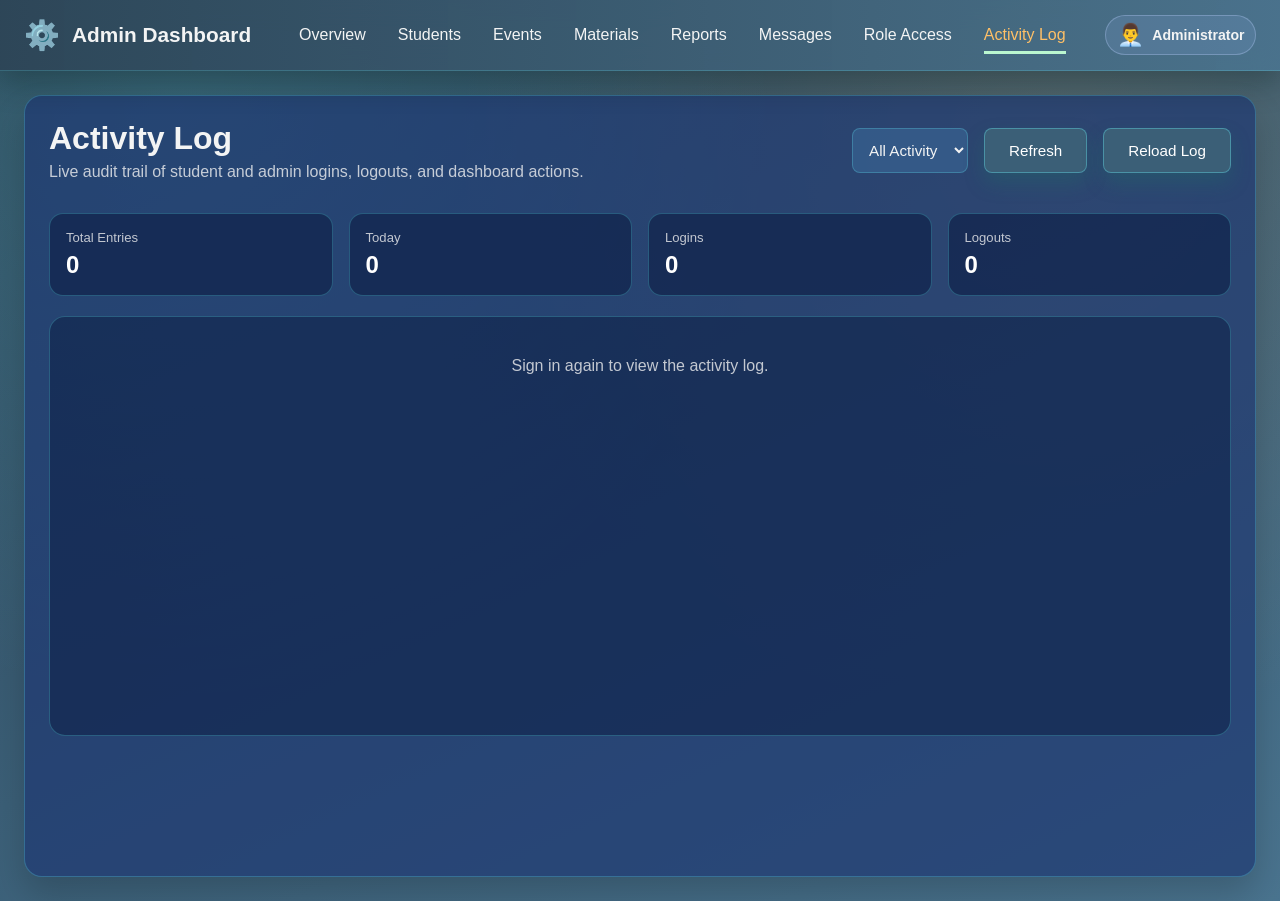
<file: AdminActivityLog.html>
<!DOCTYPE html>
<html lang="en">
<head>
    <meta charset="UTF-8">
    <meta name="viewport" content="width=device-width, initial-scale=1.0">
    <title>Activity Log - Admin Dashboard</title>
    <link rel="stylesheet" href="Styles/admin-dashboard.css">
    <link rel="stylesheet" href="Styles/admin-activity-log.css">
</head>
<body>
    <nav class="navbar">
        <div class="nav-container">
            <div class="nav-logo">
                <span class="logo-icon">⚙️</span>
                <span>Admin Dashboard</span>
            </div>

            <ul class="nav-menu">
                <li><a href="AdminDashboard.html" class="nav-link">Overview</a></li>
                <li><a href="AdminDashboard.html#students" class="nav-link">Students</a></li>
                <li><a href="AdminDashboard.html#events" class="nav-link">Events</a></li>
                <li><a href="AdminDashboard.html#materials" class="nav-link">Materials</a></li>
                <li><a href="AdminDashboard.html#reports" class="nav-link">Reports</a></li>
                <li><a href="AdminDashboard.html#messages" class="nav-link">Messages</a></li>
                <li><a href="AdminDashboard.html#roles" class="nav-link">Role Access</a></li>
                <li><a href="AdminActivityLog.html" class="nav-link active">Activity Log</a></li>
            </ul>

            <div class="nav-profile">
                <div class="nav-user-preview">
                    <span class="profile-icon">👨‍💼</span>
                    <span id="navAdminName" class="nav-user-name">Administrator</span>
                </div>
                <div class="profile-menu">
                    <a href="AdminDashboard.html">Back to Dashboard</a>
                    <a href="#" onclick="logout()">Logout</a>
                </div>
            </div>
        </div>
    </nav>

    <div class="dashboard-container">
        <main class="activity-log-shell">
            <div class="section-header">
                <div>
                    <h1>Activity Log</h1>
                    <p>Live audit trail of student and admin logins, logouts, and dashboard actions.</p>
                </div>
                <div class="header-actions">
                    <select id="activityTypeFilter" class="filter-select">
                        <option value="all">All Activity</option>
                        <option value="login">Logins</option>
                        <option value="logout">Logouts</option>
                        <option value="admin">Admins</option>
                        <option value="student">Students</option>
                    </select>
                    <button type="button" class="btn-refresh" id="refreshActivityBtn">Refresh</button>
                    <button type="button" class="btn-primary" id="clearActivityBtn">Reload Log</button>
                </div>
            </div>

            <section class="activity-summary-grid">
                <article class="summary-card">
                    <span class="summary-label">Total Entries</span>
                    <strong id="totalEntries">0</strong>
                </article>
                <article class="summary-card">
                    <span class="summary-label">Today</span>
                    <strong id="todayEntries">0</strong>
                </article>
                <article class="summary-card">
                    <span class="summary-label">Logins</span>
                    <strong id="loginEntries">0</strong>
                </article>
                <article class="summary-card">
                    <span class="summary-label">Logouts</span>
                    <strong id="logoutEntries">0</strong>
                </article>
            </section>

            <section class="activity-log-list-wrap">
                <div id="activityLogList" class="activity-log-list"></div>
            </section>
        </main>
    </div>

    <script src="JS/admin-activity-log.js?v=20260425c"></script>
</body>
</html>
</file>
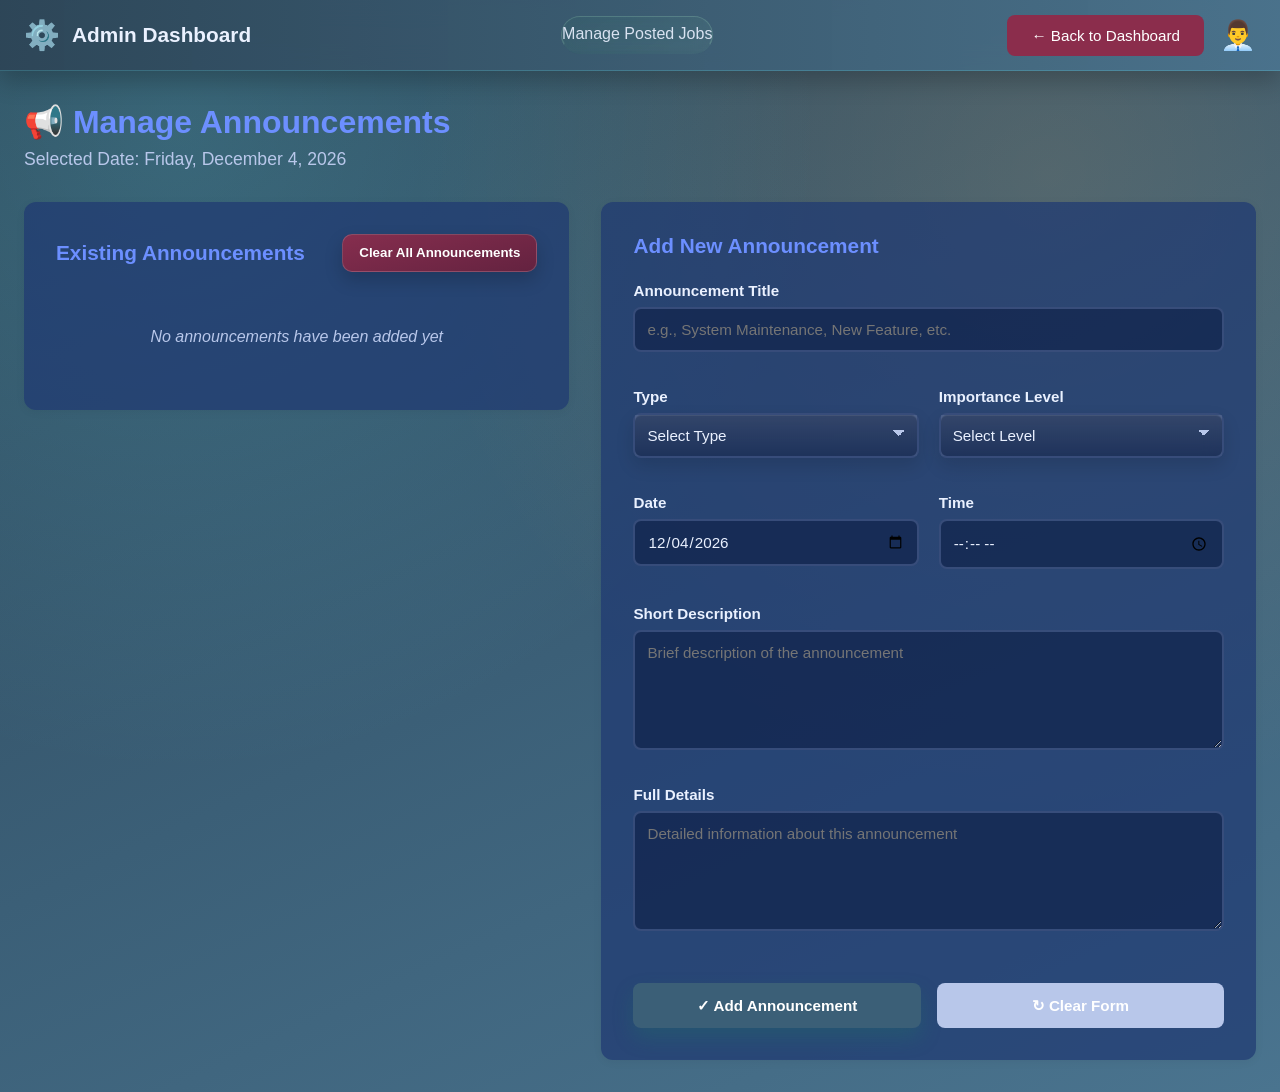
<file: AdminManageAnnouncements.html>
<!DOCTYPE html>
<html lang="en">
<head>
    <meta charset="UTF-8">
    <meta name="viewport" content="width=device-width, initial-scale=1.0">
    <title>Manage Announcements - Admin Dashboard</title>
    <link rel="stylesheet" href="Styles/admin-dashboard.css">
    <link rel="stylesheet" href="Styles/admin-manage-announcements.css">
</head>
<body>
    <!-- Navigation Bar -->
    <nav class="navbar">
        <div class="nav-container">
            <div class="nav-logo">
                <span class="logo-icon">⚙️</span>
                <span>Admin Dashboard</span>
            </div>

            <a href="ManagePostedJobs.html" class="nav-link nav-manage-posted-jobs-link">Manage Posted Jobs</a>
            
            <div class="nav-actions">
                <button class="btn-back" onclick="goBackToDashboard()">← Back to Dashboard</button>
                <div class="nav-profile">
                    <div class="profile-icon">👨‍💼</div>
                    <div class="profile-menu">
                        <a href="#admin-profile">Admin Profile</a>
                        <a href="#system-settings">System Settings</a>
                        <a href="#" onclick="logout()">Logout</a>
                    </div>
                </div>
            </div>
        </div>
    </nav>

    <!-- Main Container -->
    <div class="manage-container">
        <!-- Page Header -->
        <div class="page-header">
            <h1>📢 Manage Announcements</h1>
            <p id="selectedDateDisplay">Selected Date: February 15, 2026</p>
        </div>

        <div class="content-wrapper">
            <!-- Left Section: Existing Announcements -->
            <section class="announcements-section">
                <div class="announcements-section-header">
                    <h2>Existing Announcements</h2>
                    <button type="button" class="btn-clear-all" onclick="clearAllAnnouncements()">Clear All Announcements</button>
                </div>
                <div id="existingAnnouncementsList" class="announcements-list">
                    <p class="empty-message">No announcements for this date yet</p>
                </div>
            </section>

            <!-- Right Section: Add/Edit Announcement Form -->
            <section class="form-section">
                <h2>Add New Announcement</h2>
                <form id="announcementForm" class="announcement-form">
                    <div class="form-group">
                        <label for="announcementTitle">Announcement Title</label>
                        <input 
                            type="text" 
                            id="announcementTitle" 
                            placeholder="e.g., System Maintenance, New Feature, etc."
                            required
                        >
                    </div>

                    <div class="form-row">
                        <div class="form-group">
                            <label for="announcementType">Type</label>
                            <select id="announcementType" required>
                                <option value="">Select Type</option>
                                <option value="Important">Important</option>
                                <option value="Update">Update</option>
                                <option value="Meeting">Meeting</option>
                                <option value="Reminder">Reminder</option>
                                <option value="Report">Report</option>
                            </select>
                        </div>

                        <div class="form-group">
                            <label for="announcementImportance">Importance Level</label>
                            <select id="announcementImportance" required>
                                <option value="">Select Level</option>
                                <option value="high">High</option>
                                <option value="medium">Medium</option>
                                <option value="low">Low</option>
                            </select>
                        </div>
                    </div>

                    <div class="form-row">
                        <div class="form-group">
                            <label for="announcementDate">Date</label>
                            <input 
                                type="date" 
                                id="announcementDate"
                                required
                            >
                        </div>

                        <div class="form-group">
                            <label for="announcementTime">Time</label>
                            <input 
                                type="time" 
                                id="announcementTime"
                                required
                            >
                        </div>
                    </div>

                    <div class="form-group">
                        <label for="announcementDescription">Short Description</label>
                        <textarea 
                            id="announcementDescription" 
                            placeholder="Brief description of the announcement"
                            rows="3"
                            required
                        ></textarea>
                    </div>

                    <div class="form-group">
                        <label for="announcementDetails">Full Details</label>
                        <textarea 
                            id="announcementDetails" 
                            placeholder="Detailed information about this announcement"
                            rows="5"
                            required
                        ></textarea>
                    </div>

                    <div class="form-actions">
                        <button type="submit" class="btn-primary">✓ Add Announcement</button>
                        <button type="reset" class="btn-secondary">↻ Clear Form</button>
                    </div>
                </form>
            </section>
        </div>
    </div>

    <!-- Edit Announcement Modal -->
    <div id="editAnnouncementModal" class="modal">
        <div class="modal-content">
            <span class="close" onclick="closeEditModal()">&times;</span>
            <h2>Edit Announcement</h2>
            <form id="editAnnouncementForm" class="announcement-form">
                <input type="hidden" id="editAnnouncementId">
                
                <div class="form-group">
                    <label for="editTitle">Announcement Title</label>
                    <input 
                        type="text" 
                        id="editTitle" 
                        placeholder="e.g., System Maintenance, New Feature, etc."
                        required
                    >
                </div>

                <div class="form-row">
                    <div class="form-group">
                        <label for="editType">Type</label>
                        <select id="editType" required>
                            <option value="">Select Type</option>
                            <option value="Important">Important</option>
                            <option value="Update">Update</option>
                            <option value="Meeting">Meeting</option>
                            <option value="Reminder">Reminder</option>
                            <option value="Report">Report</option>
                        </select>
                    </div>

                    <div class="form-group">
                        <label for="editImportance">Importance Level</label>
                        <select id="editImportance" required>
                            <option value="">Select Level</option>
                            <option value="high">High</option>
                            <option value="medium">Medium</option>
                            <option value="low">Low</option>
                        </select>
                    </div>
                </div>

                <div class="form-row">
                    <div class="form-group">
                        <label for="editDate">Date</label>
                        <input 
                            type="date" 
                            id="editDate"
                            required
                        >
                    </div>

                    <div class="form-group">
                        <label for="editTime">Time</label>
                        <input 
                            type="time" 
                            id="editTime"
                            required
                        >
                    </div>
                </div>

                <div class="form-group">
                    <label for="editDescription">Short Description</label>
                    <textarea 
                        id="editDescription" 
                        placeholder="Brief description of the announcement"
                        rows="3"
                        required
                    ></textarea>
                </div>

                <div class="form-group">
                    <label for="editDetails">Full Details</label>
                    <textarea 
                        id="editDetails" 
                        placeholder="Detailed information about this announcement"
                        rows="5"
                        required
                    ></textarea>
                </div>

                <div class="form-actions">
                    <button type="submit" class="btn-primary">✓ Update Announcement</button>
                    <button type="button" class="btn-cancel" onclick="closeEditModal()">Cancel</button>
                </div>
            </form>
        </div>
    </div>

    <script src="JS/admin-manage-announcements.js?v=20260425c"></script>
</body>
</html>
</file>
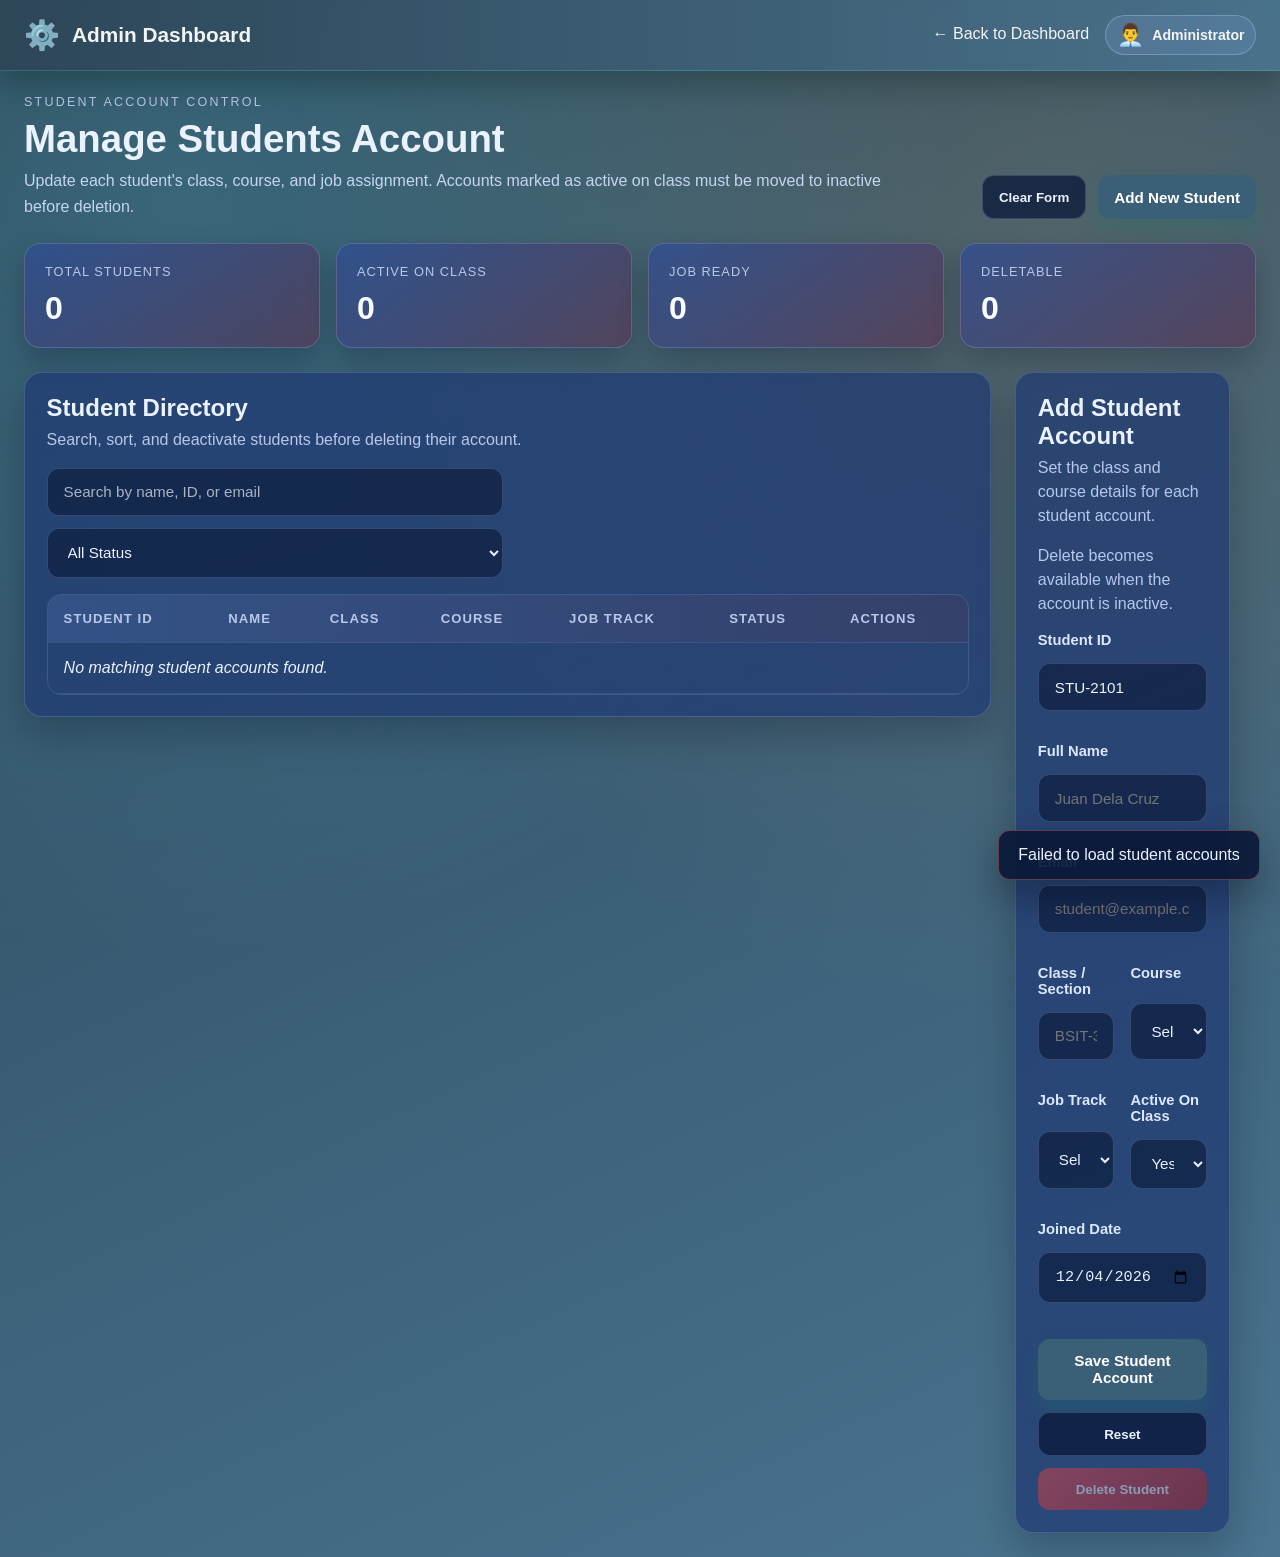
<file: AdminManageStudentsAccount.html>
<!DOCTYPE html>
<html lang="en">
<head>
    <meta charset="UTF-8">
    <meta name="viewport" content="width=device-width, initial-scale=1.0">
    <title>Manage Students Account - Admin Dashboard</title>
    <link rel="stylesheet" href="Styles/admin-dashboard.css">
    <link rel="stylesheet" href="Styles/admin-manage-students-account.css">
</head>
<body>
    <nav class="navbar">
        <div class="nav-container">
            <div class="nav-logo" onclick="window.location.href='AdminDashboard.html'">
                <span class="logo-icon">⚙️</span>
                <span>Admin Dashboard</span>
            </div>

            <div class="nav-actions">
                <a href="AdminDashboard.html" class="nav-link">← Back to Dashboard</a>
                <div class="nav-profile">
                    <div class="nav-user-preview">
                        <span class="profile-icon">👨‍💼</span>
                        <span class="nav-user-name">Administrator</span>
                    </div>
                    <div class="profile-menu">
                        <a href="#admin-profile">Admin Profile</a>
                        <a href="#system-settings">System Settings</a>
                        <a href="#" onclick="window.location.href='AdminLogin.html'">Logout</a>
                    </div>
                </div>
            </div>
        </div>
    </nav>

    <main class="manage-students-page">
        <section class="page-header">
            <div>
                <p class="eyebrow">Student account control</p>
                <h1>Manage Students Account</h1>
                <p class="page-description">
                    Update each student's class, course, and job assignment.
                    Accounts marked as active on class must be moved to inactive before deletion.
                </p>
            </div>

            <div class="page-actions">
                <button class="btn-secondary" type="button" onclick="resetStudentForm()">Clear Form</button>
                <button class="btn-primary" type="button" onclick="focusStudentForm()">Add New Student</button>
            </div>
        </section>

        <section class="stats-grid" aria-label="Student account summary">
            <article class="stat-card">
                <span class="stat-label">Total Students</span>
                <strong id="totalStudentsCount">0</strong>
            </article>
            <article class="stat-card">
                <span class="stat-label">Active On Class</span>
                <strong id="activeStudentsCount">0</strong>
            </article>
            <article class="stat-card">
                <span class="stat-label">Job Ready</span>
                <strong id="jobReadyStudentsCount">0</strong>
            </article>
            <article class="stat-card">
                <span class="stat-label">Deletable</span>
                <strong id="deletableStudentsCount">0</strong>
            </article>
        </section>

        <section class="content-grid">
            <article class="directory-panel">
                <div class="panel-header">
                    <div>
                        <h2>Student Directory</h2>
                        <p>Search, sort, and deactivate students before deleting their account.</p>
                    </div>
                    <div class="panel-controls">
                        <input type="text" id="studentSearch" class="search-input" placeholder="Search by name, ID, or email">
                        <select id="statusFilter" class="filter-select">
                            <option value="all">All Status</option>
                            <option value="active">Active On Class</option>
                            <option value="inactive">Inactive</option>
                            <option value="job-ready">Job Ready</option>
                        </select>
                    </div>
                </div>

                <div class="table-wrap">
                    <table class="student-table">
                        <thead>
                            <tr>
                                <th>Student ID</th>
                                <th>Name</th>
                                <th>Class</th>
                                <th>Course</th>
                                <th>Job Track</th>
                                <th>Status</th>
                                <th>Actions</th>
                            </tr>
                        </thead>
                        <tbody id="studentTableBody">
                            <tr>
                                <td colspan="7" class="empty-table-state">Loading student records...</td>
                            </tr>
                        </tbody>
                    </table>
                </div>
            </article>

            <article class="editor-panel">
                <div class="panel-header compact">
                    <div>
                        <h2 id="formTitle">Add Student Account</h2>
                        <p>Set the class and course details for each student account.</p>
                    </div>
                    <span class="form-note">Delete becomes available when the account is inactive.</span>
                </div>

                <form id="studentAccountForm" class="student-form">
                    <input type="hidden" id="originalStudentId">
                    <input type="hidden" id="originalStudentEmail">
                    <div class="form-group">
                        <label for="studentId">Student ID</label>
                        <input type="text" id="studentId" placeholder="STU-0001" required>
                    </div>

                    <div class="form-group">
                        <label for="fullName">Full Name</label>
                        <input type="text" id="fullName" placeholder="Juan Dela Cruz" required>
                    </div>

                    <div class="form-group">
                        <label for="email">Email</label>
                        <input type="email" id="email" placeholder="student@example.com" required>
                    </div>

                    <div class="form-row">
                        <div class="form-group">
                            <label for="classSection">Class / Section</label>
                            <input type="text" id="classSection" placeholder="BSIT-3A" required>
                        </div>
                        <div class="form-group">
                            <label for="course">Course</label>
                            <select id="course" required>
                                <option value="">Select course</option>
                                <option value="BSIT">BSIT</option>
                                <option value="BSCS">BSCS</option>
                                <option value="BSBA">BSBA</option>
                                <option value="BSED">BSED</option>
                                <option value="Other">Other</option>
                            </select>
                        </div>
                    </div>

                    <div class="form-row">
                        <div class="form-group">
                            <label for="jobTrack">Job Track</label>
                            <select id="jobTrack" required>
                                <option value="">Select job track</option>
                                <option value="Internship Ready">Internship Ready</option>
                                <option value="Job Hunting">Job Hunting</option>
                                <option value="Employed">Employed</option>
                                <option value="Not Assigned">Not Assigned</option>
                            </select>
                        </div>
                        <div class="form-group">
                            <label for="activeClass">Active On Class</label>
                            <select id="activeClass" required>
                                <option value="true">Yes</option>
                                <option value="false">No</option>
                            </select>
                        </div>
                    </div>

                    <div class="form-group">
                        <label for="joinedDate">Joined Date</label>
                        <input type="date" id="joinedDate" required>
                    </div>

                    <div class="form-actions">
                        <button type="submit" class="btn-primary">Save Student Account</button>
                        <button type="button" class="btn-secondary" onclick="resetStudentForm()">Reset</button>
                        <button type="button" class="btn-danger" id="deleteStudentButton" onclick="deleteSelectedStudent()">Delete Student</button>
                    </div>
                </form>
            </article>
        </section>
    </main>

    <div id="toast" class="toast" aria-live="polite"></div>

    <script src="JS/admin-manage-students-account.js?v=20260425c"></script>
</body>
</html>
</file>
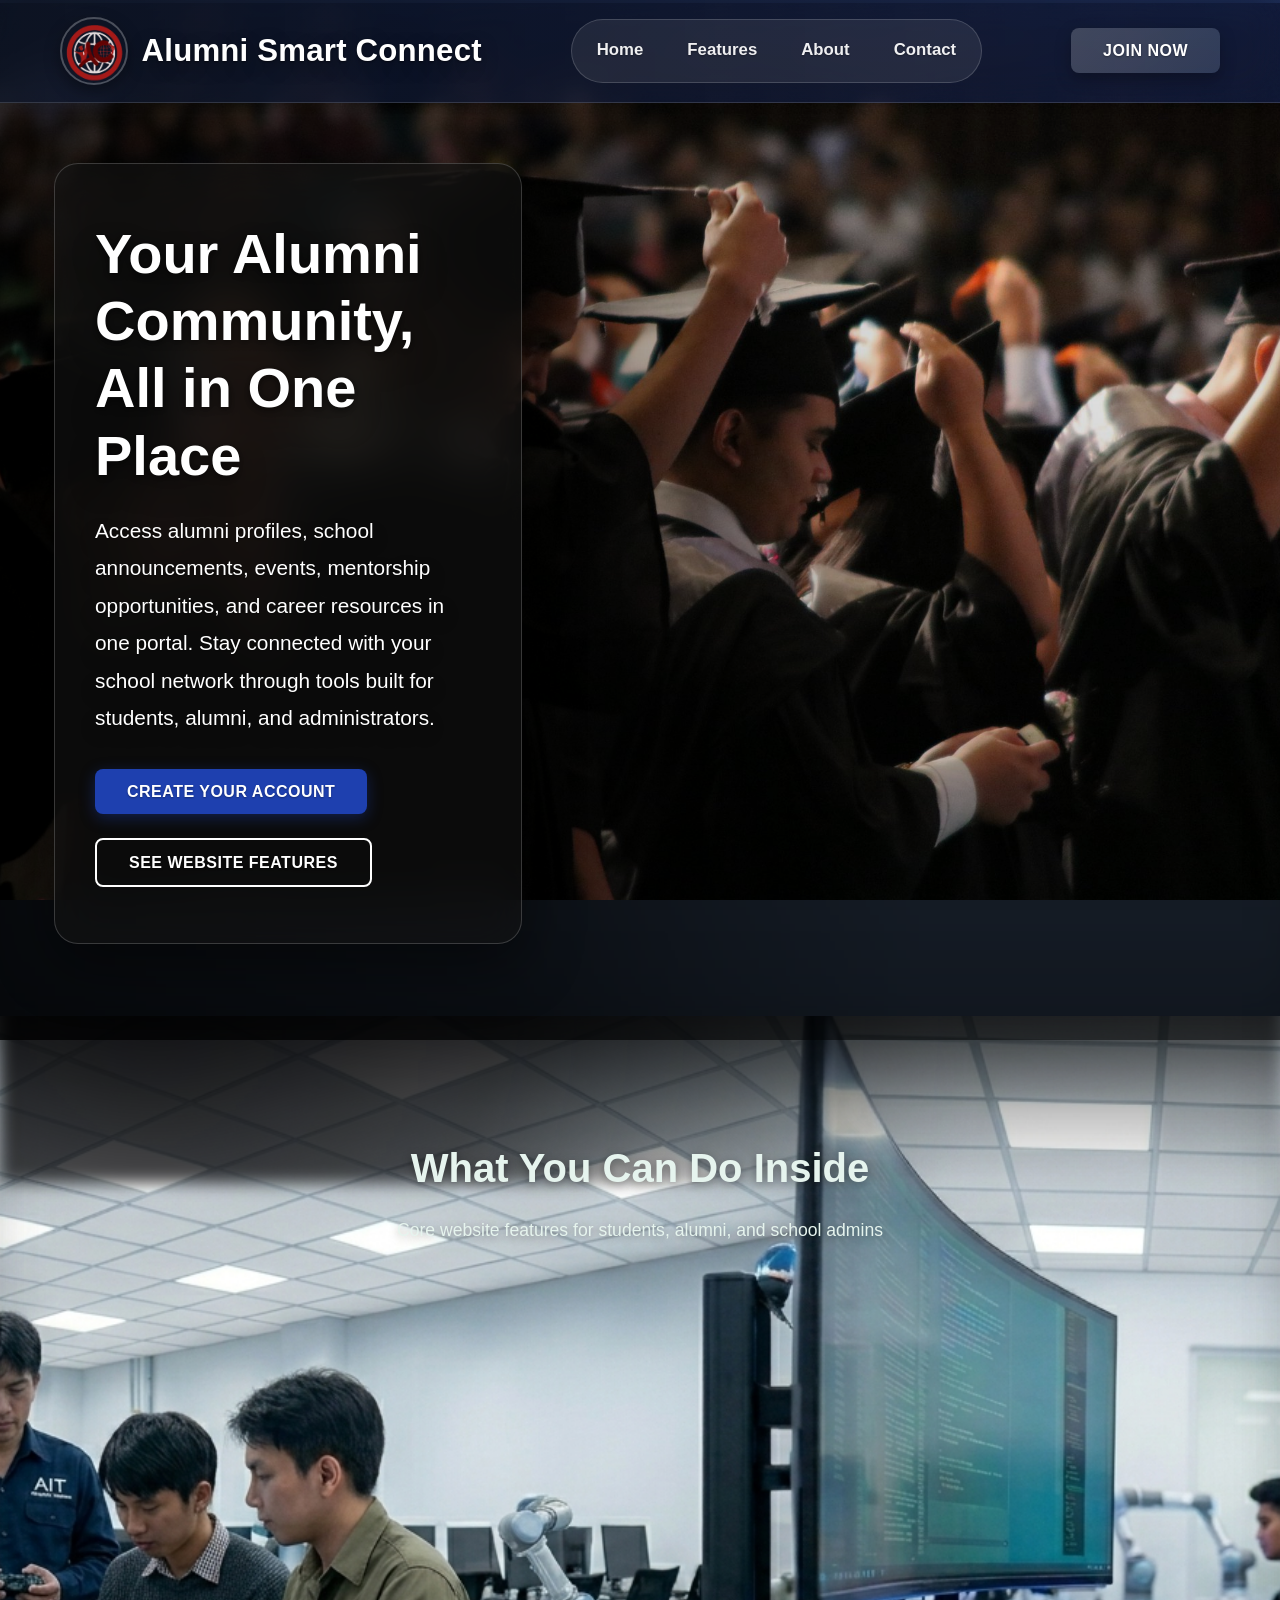
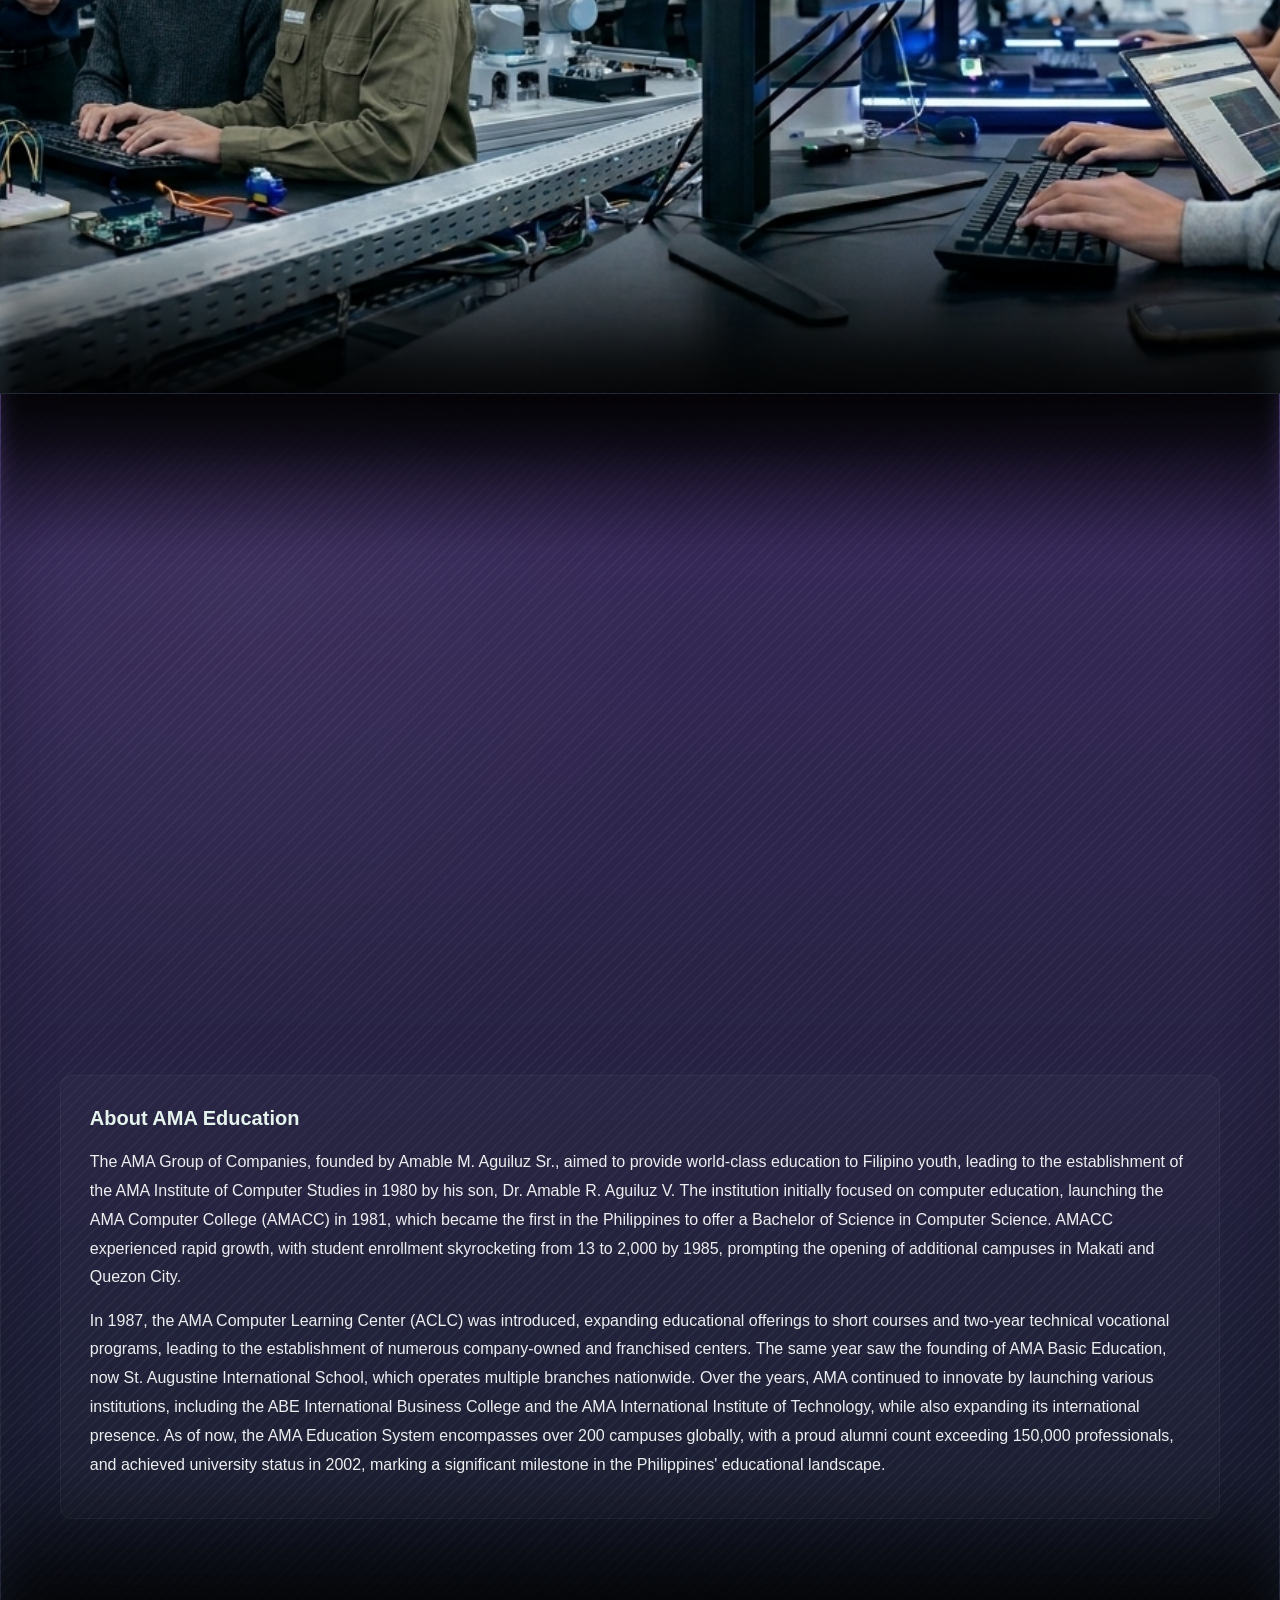
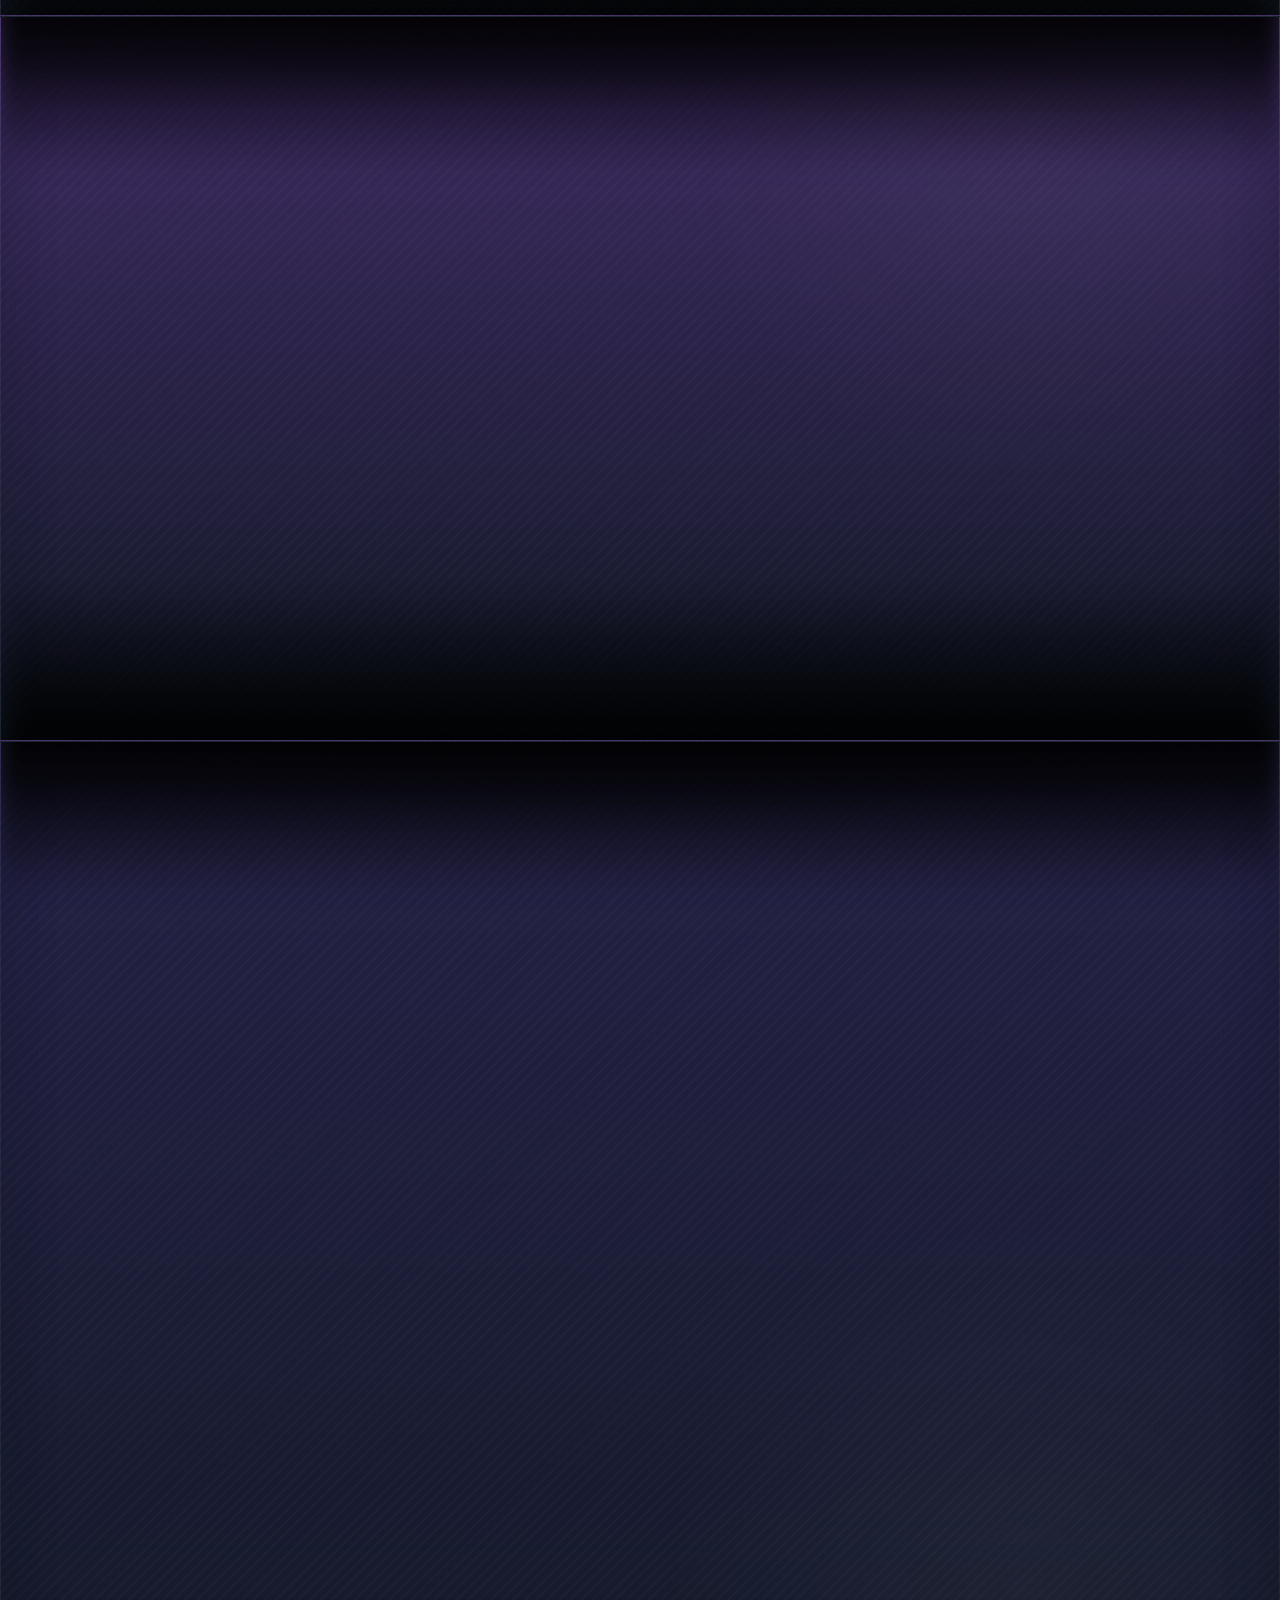
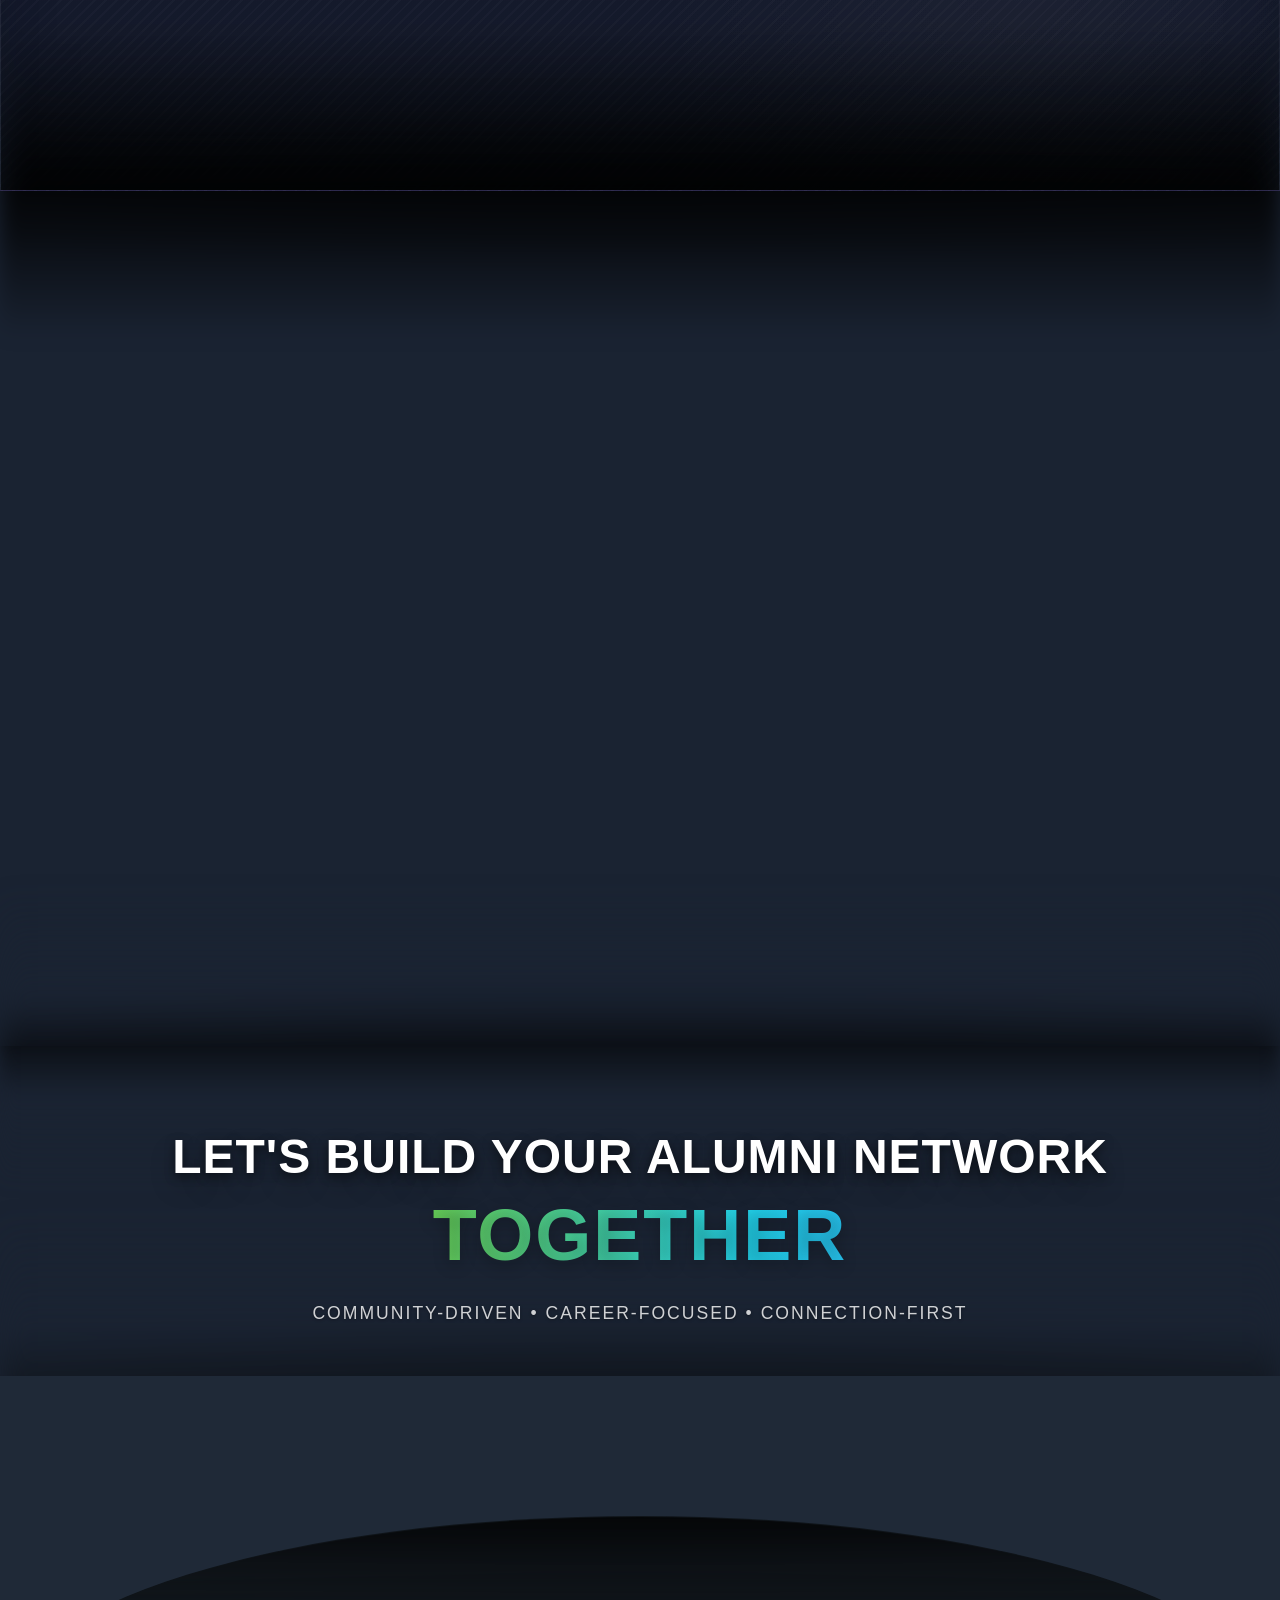
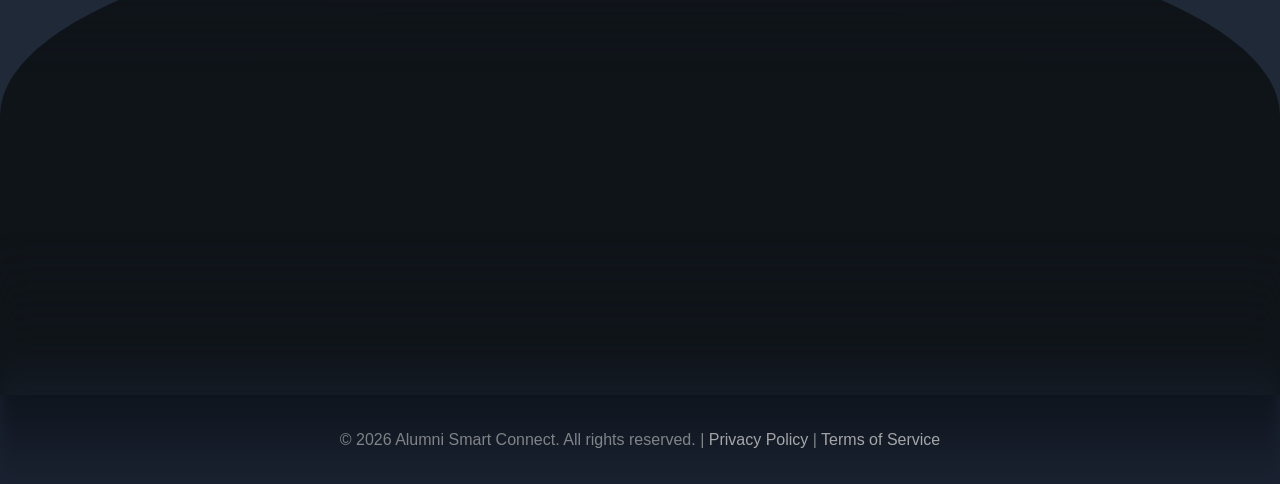
<file: LandingPage.html>
<!DOCTYPE html>
<html lang="en">
<head>
    <meta charset="UTF-8">
    <meta name="viewport" content="width=device-width, initial-scale=1.0">
    <title>Alumni Smart Connect - Your Alumni Community Portal</title>
    <link rel="stylesheet" href="Styles/style.css">
</head>
<body>
    <!-- Navigation Header -->
   <header class="navbar">
  <div class="container">
    <div class="nav-wrapper">
    <a href="#home" class="logo" id="home-logo">
  <img src="Pictures/Transparent.png" alt="Alumni Smart Connect Logo" class="logo-img">
  <span class="logo-text">Alumni Smart Connect</span>
</a>
      <nav class="nav-menu">
        <a href="#home" class="nav-link">Home</a>
        <a href="#features" class="nav-link">Features</a>
        <a href="#about" class="nav-link">About</a>
        <a href="#contact" class="nav-link">Contact</a>
      </nav>
            <button class="cta-btn nav-cta" onclick="document.getElementById('registration').scrollIntoView({behavior: 'smooth'})">
        Join Now
      </button>
    </div>
  </div>
</header>

    <!-- Hero Section -->
    <section class="hero" id="home">
  <div class="container">
    <!-- glassy wrapper gives the hero content a glassmorphic look -->
    <div class="glassy">
      <div class="hero-content">
                <h1 class="hero-title">Your Alumni Community, All in One Place</h1>
        <p class="hero-subtitle">
                    Access alumni profiles, school announcements, events, mentorship opportunities, and career resources in one portal.
                    Stay connected with your school network through tools built for students, alumni, and administrators.
        </p>
        <div class="hero-buttons">
                                        <button class="cta-btn primary-btn" onclick="document.getElementById('registration').scrollIntoView({behavior: 'smooth'})">Create Your Account</button>
                    <button class="cta-btn secondary-btn" onclick="document.getElementById('features').scrollIntoView({behavior: 'smooth'})">See Website Features</button>
        </div>
      </div>
    </div> <!-- /.glassy -->
  </div>
</section>

    <!-- Features Section -->
    <section class="features" id="features">
        <div class="container">
            <h2 class="section-title">What You Can Do Inside</h2>
            <p class="section-subtitle">Core website features for students, alumni, and school admins</p>
            
            <div class="features-grid">
                <div class="feature-card">
                    <div class="feature-icon">🤖</div>
                    <h3>Alumni Directory</h3>
                    <p>Browse and search alumni profiles by program, batch, industry, and interests to find the right people to connect with.</p>
                </div>
                
                <div class="feature-card">
                    <div class="feature-icon">💼</div>
                    <h3>Career Opportunities</h3>
                    <p>Discover shared job and internship postings from your alumni network and school community.</p>
                </div>
                
                <div class="feature-card">
                    <div class="feature-icon">🎯</div>
                    <h3>Mentorship Connections</h3>
                    <p>Connect students and young professionals with experienced alumni mentors for guidance and growth.</p>
                </div>
                
                <div class="feature-card">
                    <div class="feature-icon">📊</div>
                    <h3>Announcements & Updates</h3>
                    <p>Get official updates from school administrators about programs, deadlines, and important community news.</p>
                </div>
                
                <div class="feature-card">
                    <div class="feature-icon">💬</div>
                    <h3>Community Discussions</h3>
                    <p>Join discussions, ask questions, and share opportunities with fellow students and alumni.</p>
                </div>
                
                <div class="feature-card">
                    <div class="feature-icon">🌐</div>
                    <h3>Events & Engagement</h3>
                    <p>View upcoming reunions, webinars, and networking events, then participate directly through the platform.</p>
                </div>
            </div>
        </div>
    </section>

    <!-- About Section -->
    <section class="about" id="about">
        <div class="container">
            <div class="about-content">
                <div class="about-text">
                    <h2>Built for Real Alumni Community Workflows</h2>
                    <p>Smart Alumni Connect is designed as a practical community portal where students, alumni, and school admins can manage profiles, publish announcements, organize events, and support career growth. AI-based suggestions can be added as support features, but the core system focuses on reliable day-to-day alumni engagement.</p>
                    <ul class="about-list">
                        <li>✓ Alumni Directory and Profile Management</li>
                        <li>✓ Announcements, Events, and Community Updates</li>
                        <li>✓ Mentorship and Career Opportunity Features</li>
                        <li>✓ Admin Dashboard for User and Content Management</li>
                    </ul>
                </div>
                <div class="about-image">
                    <div class="placeholder-image">
                        <img src="Pictures/AMABLE.jpg" alt="Amable Aguiluz portrait" class="about-portrait">
                    </div>
                </div>
            </div>
            <div class="about-expanded">
                <h3>About AMA Education</h3>
                <p>The AMA Group of Companies, founded by Amable M. Aguiluz Sr., aimed to provide world-class education to Filipino youth, leading to the establishment of the AMA Institute of Computer Studies in 1980 by his son, Dr. Amable R. Aguiluz V. The institution initially focused on computer education, launching the AMA Computer College (AMACC) in 1981, which became the first in the Philippines to offer a Bachelor of Science in Computer Science. AMACC experienced rapid growth, with student enrollment skyrocketing from 13 to 2,000 by 1985, prompting the opening of additional campuses in Makati and Quezon City.</p>
                <p>In 1987, the AMA Computer Learning Center (ACLC) was introduced, expanding educational offerings to short courses and two-year technical vocational programs, leading to the establishment of numerous company-owned and franchised centers. The same year saw the founding of AMA Basic Education, now St. Augustine International School, which operates multiple branches nationwide. Over the years, AMA continued to innovate by launching various institutions, including the ABE International Business College and the AMA International Institute of Technology, while also expanding its international presence. As of now, the AMA Education System encompasses over 200 campuses globally, with a proud alumni count exceeding 150,000 professionals, and achieved university status in 2002, marking a significant milestone in the Philippines' educational landscape.</p>
            </div>
        </div>
    </section>

    <!-- AI Innovation Section -->
    <section class="innovation">
        <div class="container">
            <h2 class="section-title">Key Modules Inside the Website</h2>
            <p class="section-subtitle">Everything needed to stay informed, connected, and supported</p>
            
            <div class="innovation-grid">
                <div class="innovation-card">
                    <h3>👤 Account & Profile Management</h3>
                    <p>Create and update your account, showcase your background, and maintain a professional alumni profile.</p>
                </div>
                
                <div class="innovation-card">
                    <h3>📢 Announcements & Events</h3>
                    <p>Receive school announcements and join alumni activities, career talks, and networking events from one dashboard.</p>
                </div>
                
                <div class="innovation-card">
                    <h3>🤝 Career & Networking Support</h3>
                    <p>Connect with mentors, explore opportunities, and build meaningful relationships across your alumni network.</p>
                </div>
            </div>
        </div>
    </section>

    <!-- Registration Section -->
    <section class="pricing" id="registration">
        <div class="registration-slideshow" aria-hidden="true">
            <div class="registration-slide" style="background-image: url('Pictures/AMA 10.jpg');"></div>
            <div class="registration-slide" style="background-image: url('Pictures/AMA 11.jpg');"></div>
            <div class="registration-slide" style="background-image: url('Pictures/AMA 12.jpg');"></div>
            <div class="registration-slide" style="background-image: url('Pictures/AMA 14.jpg');"></div>
        </div>
        <div class="container">
            <h2 class="section-title">Create Your Account</h2>
            <p class="section-subtitle">Choose your portal in the alumni community</p>
            
            <div class="pricing-grid">
                <div class="pricing-card">
                    <h3>Student</h3>
                    <div class="price">Student Portal<span></span></div>
                    <ul class="pricing-features">
                        <li>✓ Alumni Directory Access</li>
                        <li>✓ Join Discussion Forums</li>
                        <li>✓ Attend Virtual Events</li>
                        <li>✓ AI-Powered Job Board</li>
                        <li>✓ Mentorship Matching</li>
                        <li>✓ Career Insights</li>
                    </ul>
                    <a href="StudentLogin.html" class="cta-btn pricing-btn">Go to Student Login</a>
                </div>
                
                <div class="pricing-card featured">
                    <div class="badge">ADMINISTRATOR</div>
                    <h3>School Admin</h3>
                    <div class="price">Admin Portal<span></span></div>
                    <ul class="pricing-features">
                        <li>✓ All Student Features</li>
                        <li>✓ Admin Dashboard</li>
                        <li>✓ Alumni Analytics</li>
                        <li>✓ Event Management</li>
                        <li>✓ User Management</li>
                        <li>✓ Dedicated Support</li>
                    </ul>
                    <a href="AdminLogin.html" class="cta-btn pricing-btn">Go to Admin Login</a>
                </div>
            </div>
        </div>
    </section>

    <!-- Contact Section -->
    <section class="contact" id="contact">
        <div class="container">
            <h2 class="section-title">Get in Touch</h2>
            <p class="section-subtitle">Have questions? We'd love to help</p>
            
            <form class="contact-form" id="contactForm">
                <div class="form-group">
                    <input type="text" id="contactName" placeholder="Your Full Name" required>
                </div>
                <div class="form-group">
                    <input type="email" id="contactEmail" placeholder="Your Email Address" required>
                </div>
                <div class="form-group">
                    <textarea id="contactMessage" placeholder="Your Message or Question" rows="5" required></textarea>
                </div>
                <div id="contactStatus" class="contact-status" aria-live="polite"></div>
                <button type="submit" class="cta-btn form-submit">Send Message</button>
            </form>
        </div>
    </section>

    <!-- Footer -->
    <footer class="footer">
        <div class="footer-cta">
            <div class="container">
                <h2 class="footer-main-title">LET'S BUILD YOUR ALUMNI NETWORK</h2>
                <h2 class="footer-gradient-title">TOGETHER</h2>
                <p class="footer-tagline">COMMUNITY-DRIVEN • CAREER-FOCUSED • CONNECTION-FIRST</p>
            </div>
        </div>
        <div class="footer-content">
            <div class="container">
                <div class="footer-section footer-section-left">
                    <div class="footer-emblem">
                        <img src="Pictures/Transparent.png" alt="Alumni Smart Connect Logo" class="footer-logo-img">
                    </div>
                    <h4>Alumni Smart Connect</h4>
                    <p>Building connections that last a lifetime. Your alumni community, everywhere.</p>
                </div>
                <div class="footer-section footer-section-middle">
                    <h4>About Alumni Network</h4>
                    <p>Learn more about Alumni Smart Connect, its structure, how the network works and the people behind it.</p>
                    <div class="footer-links-group">
                        <a href="#">Our Mission</a>
                        <a href="#about">About Us</a>
                        <a href="#">Impact Report</a>
                    </div>
                </div>
                <div class="footer-section footer-section-right">
                    <h4>Important Links</h4>
                    <div class="footer-links-group">
                        <a href="#features">Features</a>
                        <a href="#registration">Register</a>
                        <a href="#contact">Contact</a>
                        <a href="#">Blog</a>
                        <a href="#">Events</a>
                        <a href="#">Resources</a>
                    </div>
                </div>
            </div>
        </div>
        <div class="footer-bottom">
            <div class="container">
                <p>&copy; 2026 Alumni Smart Connect. All rights reserved. | <a href="#">Privacy Policy</a> | <a href="#">Terms of Service</a></p>
            </div>
        </div>
    </footer>

    <script src="JS/script.js?v=20260425c"></script>
</body>
</html>
</file>
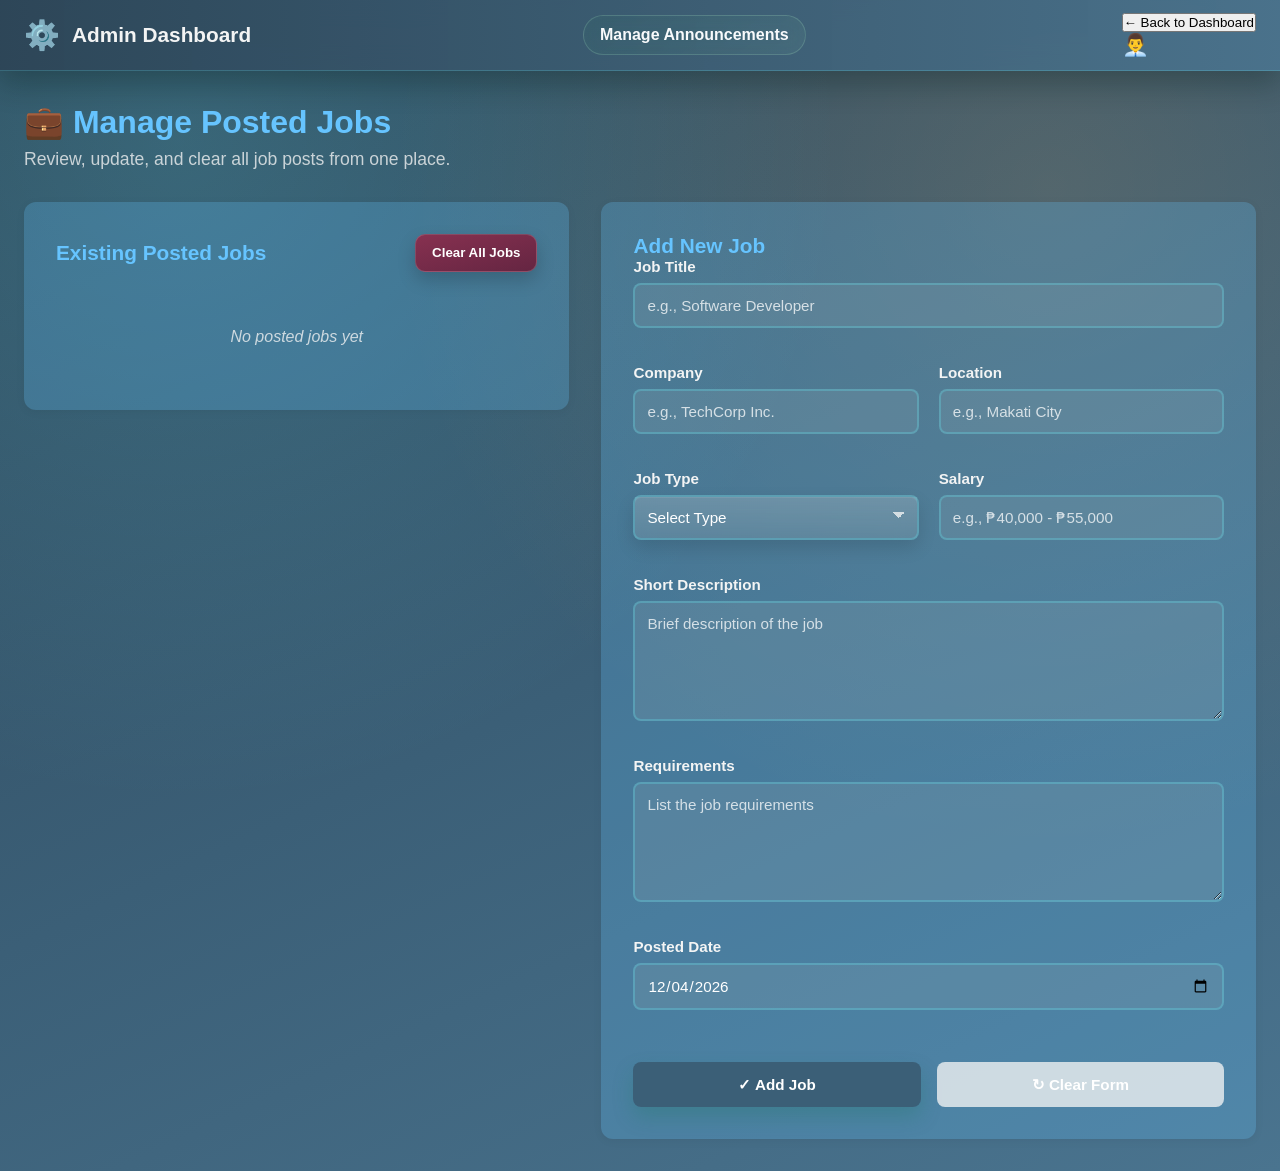
<file: ManagePostedJobs.html>
<!DOCTYPE html>
<html lang="en">
<head>
    <meta charset="UTF-8">
    <meta name="viewport" content="width=device-width, initial-scale=1.0">
    <title>Manage Posted Jobs - Admin Dashboard</title>
    <link rel="stylesheet" href="Styles/admin-dashboard.css">
    <link rel="stylesheet" href="Styles/admin-manage-posted-jobs.css">
</head>
<body>
    <nav class="navbar">
        <div class="nav-container">
            <div class="nav-logo">
                <span class="logo-icon">⚙️</span>
                <span>Admin Dashboard</span>
            </div>

            <a href="AdminManageAnnouncements.html" class="nav-link nav-manage-announcements-link">Manage Announcements</a>

            <div class="nav-actions">
                <button class="btn-back" onclick="goBackToDashboard()">← Back to Dashboard</button>
                <div class="nav-profile">
                    <div class="profile-icon">👨‍💼</div>
                    <div class="profile-menu">
                        <a href="#admin-profile">Admin Profile</a>
                        <a href="#system-settings">System Settings</a>
                        <a href="#" onclick="logout()">Logout</a>
                    </div>
                </div>
            </div>
        </div>
    </nav>

    <div class="manage-container">
        <div class="page-header">
            <h1>💼 Manage Posted Jobs</h1>
            <p>Review, update, and clear all job posts from one place.</p>
        </div>

        <div class="content-wrapper">
            <section class="jobs-section">
                <div class="jobs-section-header">
                    <h2>Existing Posted Jobs</h2>
                    <button type="button" class="btn-clear-all" onclick="clearAllJobs()">Clear All Jobs</button>
                </div>
                <div id="existingJobsList" class="jobs-list">
                    <p class="empty-message">No posted jobs yet</p>
                </div>
            </section>

            <section class="form-section">
                <h2>Add New Job</h2>
                <form id="jobForm" class="job-form">
                    <div class="form-group">
                        <label for="jobTitle">Job Title</label>
                        <input type="text" id="jobTitle" placeholder="e.g., Software Developer" required>
                    </div>

                    <div class="form-row">
                        <div class="form-group">
                            <label for="jobCompany">Company</label>
                            <input type="text" id="jobCompany" placeholder="e.g., TechCorp Inc." required>
                        </div>
                        <div class="form-group">
                            <label for="jobLocation">Location</label>
                            <input type="text" id="jobLocation" placeholder="e.g., Makati City" required>
                        </div>
                    </div>

                    <div class="form-row">
                        <div class="form-group">
                            <label for="jobType">Job Type</label>
                            <select id="jobType" required>
                                <option value="">Select Type</option>
                                <option value="Full-time">Full-time</option>
                                <option value="Part-time">Part-time</option>
                                <option value="Contract">Contract</option>
                                <option value="Internship">Internship</option>
                                <option value="Remote">Remote</option>
                            </select>
                        </div>
                        <div class="form-group">
                            <label for="jobSalary">Salary</label>
                            <input type="text" id="jobSalary" placeholder="e.g., ₱40,000 - ₱55,000" required>
                        </div>
                    </div>

                    <div class="form-group">
                        <label for="jobDescription">Short Description</label>
                        <textarea id="jobDescription" rows="3" placeholder="Brief description of the job" required></textarea>
                    </div>

                    <div class="form-group">
                        <label for="jobRequirements">Requirements</label>
                        <textarea id="jobRequirements" rows="4" placeholder="List the job requirements" required></textarea>
                    </div>

                    <div class="form-group">
                        <label for="jobPostedDate">Posted Date</label>
                        <input type="date" id="jobPostedDate" required>
                    </div>

                    <div class="form-actions">
                        <button type="submit" class="btn-primary">✓ Add Job</button>
                        <button type="reset" class="btn-secondary">↻ Clear Form</button>
                    </div>
                </form>
            </section>
        </div>
    </div>

    <div id="editJobModal" class="modal">
        <div class="modal-content">
            <span class="close" onclick="closeEditModal()">&times;</span>
            <h2>Edit Posted Job</h2>
            <form id="editJobForm" class="job-form">
                <input type="hidden" id="editJobId">

                <div class="form-group">
                    <label for="editJobTitle">Job Title</label>
                    <input type="text" id="editJobTitle" required>
                </div>

                <div class="form-row">
                    <div class="form-group">
                        <label for="editJobCompany">Company</label>
                        <input type="text" id="editJobCompany" required>
                    </div>
                    <div class="form-group">
                        <label for="editJobLocation">Location</label>
                        <input type="text" id="editJobLocation" required>
                    </div>
                </div>

                <div class="form-row">
                    <div class="form-group">
                        <label for="editJobType">Job Type</label>
                        <select id="editJobType" required>
                            <option value="Full-time">Full-time</option>
                            <option value="Part-time">Part-time</option>
                            <option value="Contract">Contract</option>
                            <option value="Internship">Internship</option>
                            <option value="Remote">Remote</option>
                        </select>
                    </div>
                    <div class="form-group">
                        <label for="editJobSalary">Salary</label>
                        <input type="text" id="editJobSalary" required>
                    </div>
                </div>

                <div class="form-group">
                    <label for="editJobDescription">Short Description</label>
                    <textarea id="editJobDescription" rows="3" required></textarea>
                </div>

                <div class="form-group">
                    <label for="editJobRequirements">Requirements</label>
                    <textarea id="editJobRequirements" rows="4" required></textarea>
                </div>

                <div class="form-group">
                    <label for="editJobPostedDate">Posted Date</label>
                    <input type="date" id="editJobPostedDate" required>
                </div>

                <div class="form-actions">
                    <button type="submit" class="btn-primary">✓ Update Job</button>
                    <button type="button" class="btn-cancel" onclick="closeEditModal()">Cancel</button>
                </div>
            </form>
        </div>
    </div>

    <script src="JS/admin-manage-posted-jobs.js?v=20260425c"></script>
</body>
</html>
</file>
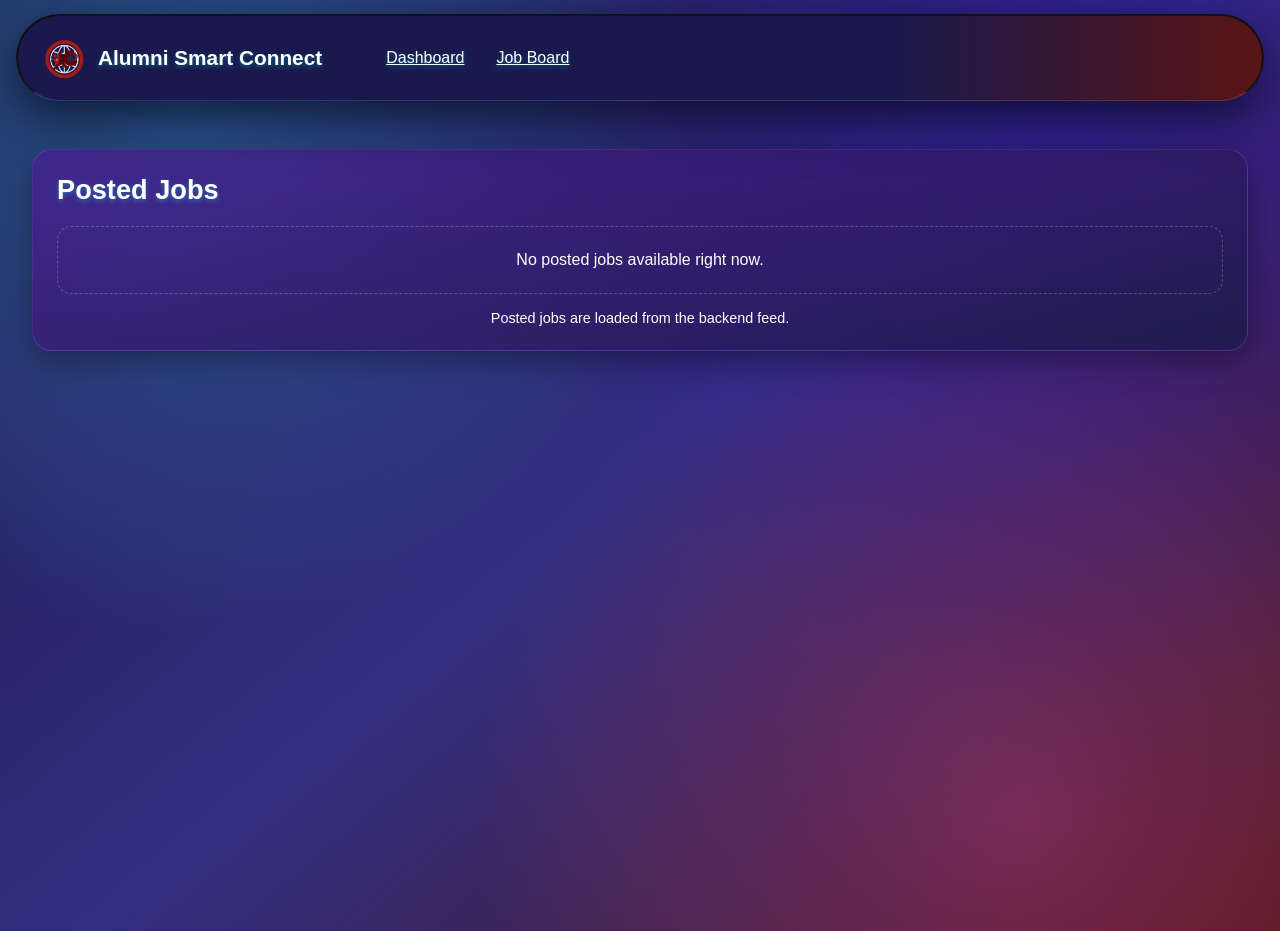
<file: PostedJobs.html>
<!DOCTYPE html>
<html lang="en">
<head>
    <meta charset="UTF-8">
    <meta name="viewport" content="width=device-width, initial-scale=1.0">
    <title>Posted Jobs - Alumni Smart Connect</title>
    <link rel="stylesheet" href="Styles/student-dashboard.css">
    <link rel="stylesheet" href="Styles/posted-jobs.css">
</head>
<body>
    <nav class="navbar">
        <div class="nav-container">
            <a href="StudentDashboard.html" class="nav-logo">
                <img src="Pictures/Transparent.png" alt="Alumni Smart Connect Logo" class="nav-logo-img">
                <span>Alumni Smart Connect</span>
            </a>
            <ul class="nav-menu">
                <li><a href="StudentDashboard.html">Dashboard</a></li>
                <li><a href="StudentDashboard.html#jobs">Job Board</a></li>
            </ul>
        </div>
    </nav>

    <main class="dashboard-container" style="display:block; padding: 2rem;">
        <section class="posted-jobs-panel">
            <div class="posted-jobs-shell">
                <div class="posted-jobs-top">
                    <h1 class="posted-jobs-title">Posted Jobs</h1>
                </div>

                <div id="postedJobsGrid" class="posted-jobs-grid"></div>
                <div class="posted-jobs-footer">Posted jobs are loaded from the backend feed.</div>
            </div>
        </section>
    </main>

    <script src="JS/posted-jobs.js?v=20260425c"></script>
</body>
</html>
</file>
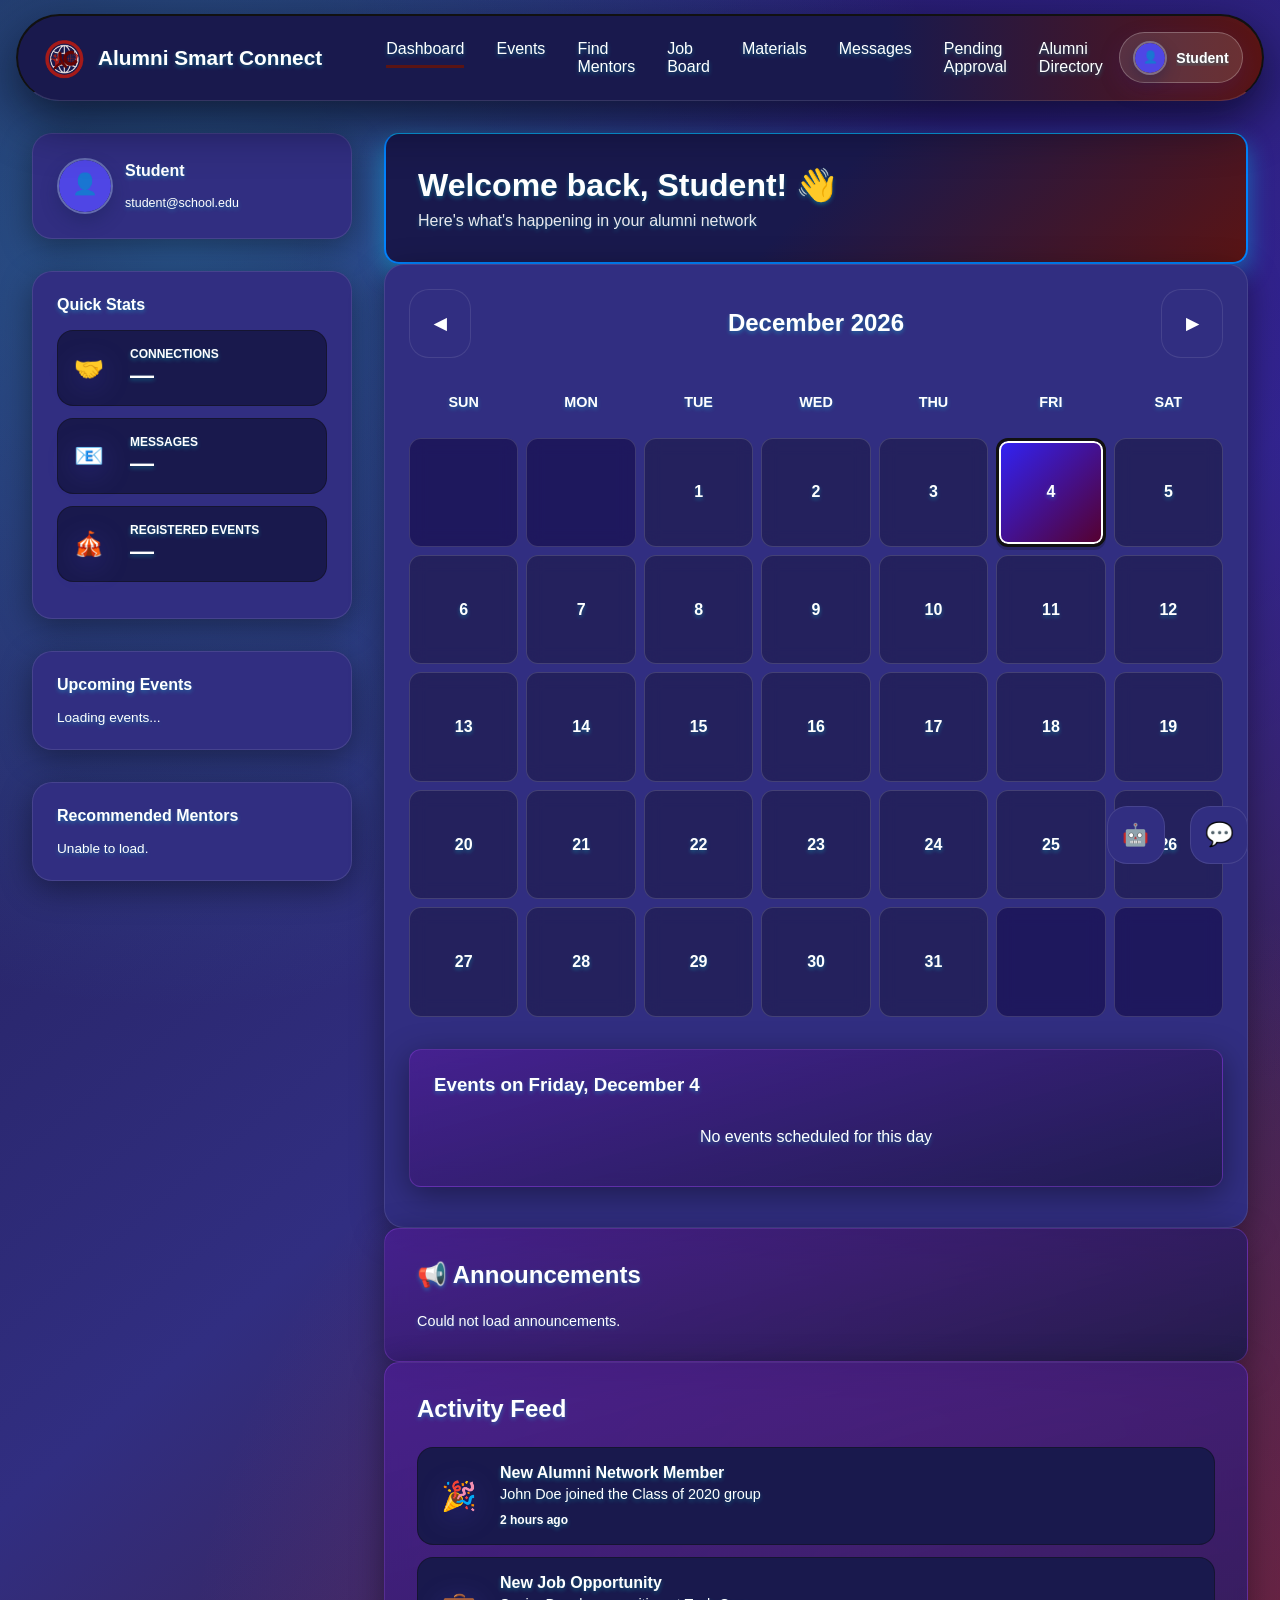
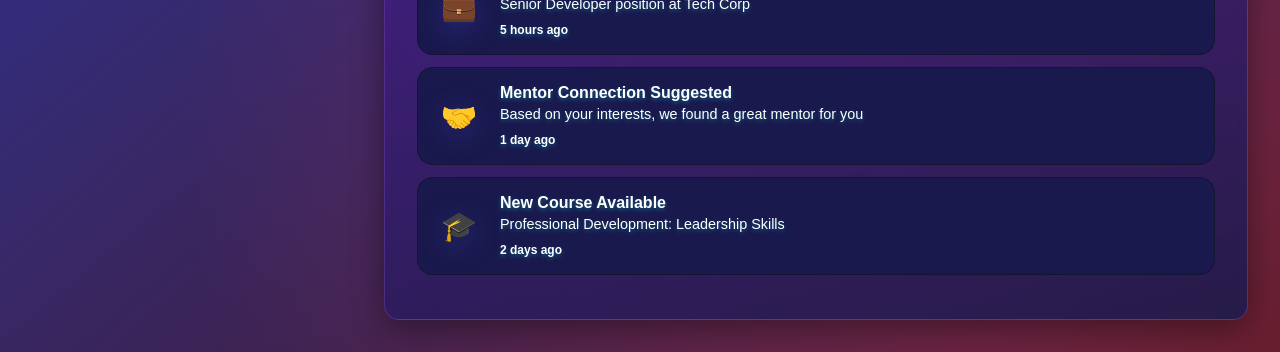
<file: StudentDashboard.html>
<!DOCTYPE html>
<html lang="en">
<head>
    <meta charset="UTF-8">
    <meta name="viewport" content="width=device-width, initial-scale=1.0">
    <title>Student Dashboard - Alumni Smart Connect</title>
    <link rel="stylesheet" href="Styles/student-dashboard.css">
    <link rel="stylesheet" href="Styles/pending-approval.css">
    <link rel="stylesheet" href="Styles/posted-jobs.css">
</head>
<body>
    <!-- Navigation Bar -->
    <nav class="navbar">
        <div class="nav-container">
            <a href="StudentDashboard.html" class="nav-logo" onclick="goToDashboard(event)">
                <img src="Pictures/Transparent.png" alt="Alumni Smart Connect Logo" class="nav-logo-img">
                <span>Alumni Smart Connect</span>
            </a>
            
            <ul class="nav-menu">
                <li><a href="#dashboard" class="nav-link active" onclick="switchTab('dashboard')">Dashboard</a></li>
                <li><a href="#events" class="nav-link" onclick="switchTab('events')">Events</a></li>
                <li><a href="#mentors" class="nav-link" onclick="switchTab('mentors')">Find Mentors</a></li>
                <li><a href="#jobs" class="nav-link" onclick="switchTab('jobs')">Job Board</a></li>
                <li><a href="#materials" class="nav-link" onclick="switchTab('materials')">Materials</a></li>
                <li><a href="#messages" class="nav-link" onclick="switchTab('messages')">Messages <span id="studentNavUnreadBadge" class="nav-message-badge">0</span></a></li>
                <li><a href="#pending" class="nav-link" onclick="switchTab('pending')">Pending Approval</a></li>
                <li><a href="#alumni" class="nav-link" onclick="switchTab('alumni')">Alumni Directory</a></li>
            </ul>
            
            <div class="nav-profile">
                <div class="nav-user-preview">
                    <img id="navUserAvatar" class="nav-user-avatar" src="data:image/svg+xml,%3Csvg xmlns='http://www.w3.org/2000/svg' viewBox='0 0 200 200'%3E%3Ccircle cx='100' cy='100' r='100' fill='%234f46e5'/%3E%3Ctext x='100' y='120' font-size='80' fill='white' text-anchor='middle'%3E👤%3C/text%3E%3C/svg%3E" alt="Student Profile">
                    <span id="navUserName" class="nav-user-name">Student</span>
                </div>
                <div class="profile-menu">
                    <a href="StudentProfile.html">My Profile</a>
                    <a href="#settings">Settings</a>
                    <a href="#" onclick="logout()">Logout</a>
                </div>
            </div>
        </div>
    </nav>

    <!-- Main Container -->
    <div class="dashboard-container">
        <!-- Sidebar -->
        <aside class="sidebar">
            <div class="sidebar-section student-summary-card">
                <div class="student-summary-top">
                    <img id="sidebarUserAvatar" class="student-summary-avatar" src="data:image/svg+xml,%3Csvg xmlns='http://www.w3.org/2000/svg' viewBox='0 0 200 200'%3E%3Ccircle cx='100' cy='100' r='100' fill='%234f46e5'/%3E%3Ctext x='100' y='120' font-size='80' fill='white' text-anchor='middle'%3E👤%3C/text%3E%3C/svg%3E" alt="Student Photo">
                    <div class="student-summary-info">
                        <h3 id="sidebarUserName">Student Name</h3>
                        <p id="sidebarUserEmail">student@school.edu</p>
                    </div>
                </div>
            </div>

            <div class="sidebar-section">
                <h3>Quick Stats</h3>
                <div class="stat-card">
                    <div class="stat-icon">🤝</div>
                    <div class="stat-info">
                        <div class="stat-label">Connections</div>
                        <div class="stat-value" id="statConnections">—</div>
                    </div>
                </div>
                <div class="stat-card">
                    <div class="stat-icon">📧</div>
                    <div class="stat-info">
                        <div class="stat-label">Messages</div>
                        <div class="stat-value" id="statMessages">—</div>
                    </div>
                </div>
                <div class="stat-card">
                    <div class="stat-icon">🎪</div>
                    <div class="stat-info">
                        <div class="stat-label">Registered Events</div>
                        <div class="stat-value" id="statRegisteredEvents">—</div>
                    </div>
                </div>
            </div>

            <div class="sidebar-section">
                <h3>Upcoming Events</h3>
                <div id="sidebarUpcomingEvents">
                    <p style="color:#a0aec0;font-size:0.85rem;">Loading events...</p>
                </div>
            </div>

            <div class="sidebar-section">
                <h3>Recommended Mentors</h3>
                <div id="sidebarMentorsList">
                    <p style="color:#a0aec0;font-size:0.85rem;">Loading...</p>
                </div>
            </div>
        </aside>

        <!-- Main Content -->
        <main class="main-content">
            <!-- Dashboard Tab -->
            <div id="dashboard-tab" class="tab-content active">
                <!-- Welcome Section -->
                <div class="welcome-section">
                    <h1>Welcome back, <span id="userName">Student</span>! 👋</h1>
                    <p>Here's what's happening in your alumni network</p>
                </div>

                <!-- Calendar Section -->
<div class="calendar-container">
    <div class="calendar-header">
        <button class="nav-btn" id="prevMonth">◀</button>
        <h2 id="monthYear"></h2>
        <button class="nav-btn" id="nextMonth">▶</button>
    </div>
    
    <div class="calendar-weekdays">
        <div class="weekday">Sun</div>
        <div class="weekday">Mon</div>
        <div class="weekday">Tue</div>
        <div class="weekday">Wed</div>
        <div class="weekday">Thu</div>
        <div class="weekday">Fri</div>
        <div class="weekday">Sat</div>
    </div>

    <div class="calendar-days" id="calendarDays">
        <!-- Days will be generated by JavaScript -->
    </div>

    <!-- Event Details for Selected Day -->
    <div class="selected-day-events">
        <h3>Events on <span id="selectedDate">Today</span></h3>
        <div id="dayEventsList" class="events-list">
            <p class="no-events">No events scheduled</p>
        </div>
    </div>
</div>

                <!-- Announcements Section -->
                <div class="activity-section" id="announcementsSection">
                    <h2>📢 Announcements</h2>
                    <div id="announcementsList">
                        <p class="no-events" style="color:var(--light-text);font-size:0.9rem;">Loading announcements...</p>
                    </div>
                </div>

                <!-- Activity Feed Section -->
                <div class="activity-section">
                    <h2>Activity Feed</h2>
                    <div class="activity-card">
                        <div class="activity-icon">🎉</div>
                        <div class="activity-content">
                            <h4>New Alumni Network Member</h4>
                            <p>John Doe joined the Class of 2020 group</p>
                            <span class="activity-time">2 hours ago</span>
                        </div>
                    </div>
                    <div class="activity-card">
                        <div class="activity-icon">💼</div>
                        <div class="activity-content">
                            <h4>New Job Opportunity</h4>
                            <p>Senior Developer position at Tech Corp</p>
                            <span class="activity-time">5 hours ago</span>
                        </div>
                    </div>
                    <div class="activity-card">
                        <div class="activity-icon">🤝</div>
                        <div class="activity-content">
                            <h4>Mentor Connection Suggested</h4>
                            <p>Based on your interests, we found a great mentor for you</p>
                            <span class="activity-time">1 day ago</span>
                        </div>
                    </div>
                    <div class="activity-card">
                        <div class="activity-icon">🎓</div>
                        <div class="activity-content">
                            <h4>New Course Available</h4>
                            <p>Professional Development: Leadership Skills</p>
                            <span class="activity-time">2 days ago</span>
                        </div>
                    </div>
                </div>
            </div>

            <!-- Events Tab - Attend Virtual Events -->
            <div id="events-tab" class="tab-content">
                <div class="section-header">
                    <h2>📅 Upcoming Virtual Events</h2>
                    <div class="header-actions">
                        <input type="text" placeholder="Search events..." class="search-input" id="eventSearch">
                        <select class="filter-select" id="eventFilter">
                            <option>All Events</option>
                            <option>Webinars</option>
                            <option>Workshops</option>
                            <option>Networking</option>
                            <option>Career Talk</option>
                        </select>
                    </div>
                </div>

                <div class="events-grid">
                    <div class="event-card">
                        <div class="event-image">🎥</div>
                        <div class="event-header">
                            <h3>AI in Career Development</h3>
                            <span class="event-badge">Webinar</span>
                        </div>
                        <div class="event-details">
                            <p><strong>📅 Date:</strong> Feb 20, 2026</p>
                            <p><strong>🕐 Time:</strong> 3:00 PM - 4:30 PM</p>
                            <p><strong>👤 Speaker:</strong> Dr. Sarah Johnson</p>
                            <p><strong>📍 Type:</strong> Virtual on Zoom</p>
                            <p class="event-description">Learn how AI is transforming job search and career planning strategies in 2026.</p>
                        </div>
                        <div class="event-actions">
                            <button class="btn-register" onclick="registerEvent('EV001')">✓ Register</button>
                            <button class="btn-info" onclick="eventDetails('EV001')">ℹ️ Details</button>
                        </div>
                    </div>

                    <div class="event-card">
                        <div class="event-image">💼</div>
                        <div class="event-header">
                            <h3>Tech Industry Networking Mixer</h3>
                            <span class="event-badge">Networking</span>
                        </div>
                        <div class="event-details">
                            <p><strong>📅 Date:</strong> Feb 21, 2026</p>
                            <p><strong>🕐 Time:</strong> 5:00 PM - 6:30 PM</p>
                            <p><strong>👤 Hosts:</strong> Multiple Industry Leaders</p>
                            <p><strong>📍 Type:</strong> Virtual on Teams</p>
                            <p class="event-description">Connect with 50+ tech professionals and recruiters from leading companies.</p>
                        </div>
                        <div class="event-actions">
                            <button class="btn-register" onclick="registerEvent('EV002')">✓ Register</button>
                            <button class="btn-info" onclick="eventDetails('EV002')">ℹ️ Details</button>
                        </div>
                    </div>

                    <div class="event-card">
                        <div class="event-image">🛠️</div>
                        <div class="event-header">
                            <h3>Professional Skills Workshop</h3>
                            <span class="event-badge">Workshop</span>
                        </div>
                        <div class="event-details">
                            <p><strong>📅 Date:</strong> Feb 23, 2026</p>
                            <p><strong>🕐 Time:</strong> 2:00 PM - 4:00 PM</p>
                            <p><strong>👤 Trainer:</strong> Michael Chen</p>
                            <p><strong>📍 Type:</strong> Interactive Virtual</p>
                            <p class="event-description">Master essential skills: Communication, Leadership, and Negotiation Tactics.</p>
                        </div>
                        <div class="event-actions">
                            <button class="btn-register" onclick="registerEvent('EV003')">✓ Register</button>
                            <button class="btn-info" onclick="eventDetails('EV003')">ℹ️ Details</button>
                        </div>
                    </div>

                    <div class="event-card">
                        <div class="event-image">🎤</div>
                        <div class="event-header">
                            <h3>Alumni Success Stories</h3>
                            <span class="event-badge">Career Talk</span>
                        </div>
                        <div class="event-details">
                            <p><strong>📅 Date:</strong> Feb 25, 2026</p>
                            <p><strong>🕐 Time:</strong> 4:00 PM - 5:00 PM</p>
                            <p><strong>👤 Speakers:</strong> 3 Alumni CEOs</p>
                            <p><strong>📍 Type:</strong> Live Webinar</p>
                            <p class="event-description">Hear inspiring journeys from our most successful alumni and their career insights.</p>
                        </div>
                        <div class="event-actions">
                            <button class="btn-register" onclick="registerEvent('EV004')">✓ Register</button>
                            <button class="btn-info" onclick="eventDetails('EV004')">ℹ️ Details</button>
                        </div>
                    </div>
                </div>

                <div class="registered-events">
                    <h3>📌 Your Registered Events</h3>
                    <div class="registered-list">
                        <div class="registered-item">
                            <div class="item-info">
                                <h4>Alumni Career Talk</h4>
                                <p>Feb 15, 2026 • 10:00 AM - 11:30 AM</p>
                            </div>
                            <button class="btn-unregister" onclick="unregisterEvent()">Unregister</button>
                        </div>
                        <div class="registered-item">
                            <div class="item-info">
                                <h4>Networking Session</h4>
                                <p>Feb 18, 2026 • 6:00 PM - 8:00 PM</p>
                            </div>
                            <button class="btn-unregister" onclick="unregisterEvent()">Unregister</button>
                        </div>
                    </div>
                </div>
            </div>

            <!-- Find Mentors Tab - Mentorship Matching -->
            <div id="mentors-tab" class="tab-content">
                <div class="section-header">
                    <h2>🎓 Mentorship Matching</h2>
                    <div class="header-actions">
                        <input type="text" placeholder="Search mentors..." class="search-input" id="mentorSearch">
                        <select class="filter-select" id="mentorFilter">
                            <option>All Industries</option>
                            <option>Technology</option>
                            <option>Finance</option>
                            <option>Marketing</option>
                            <option>Healthcare</option>
                            <option>Entrepreneurship</option>
                        </select>
                    </div>
                </div>

                <div id="mentorsGrid" class="mentors-grid">
                    <p class="loading-state">Loading mentors...</p>
                </div>

                <div class="active-mentorships">
                    <h3>👥 Your Active Mentorships</h3>
                    <div id="activeMentorshipsList" class="mentorship-list">
                        <p class="no-mentorships">No active mentorships yet.</p>
                    </div>
                </div>
            </div>

            <!-- Job Board Tab - AI-Powered Job Board -->
            <div id="jobs-tab" class="tab-content">
                <div class="section-header">
                    <h2>💼 AI-Powered Job Board</h2>
                    <div class="header-actions">
                        <input type="text" placeholder="Search jobs..." class="search-input" id="jobSearch">
                        <select class="filter-select" id="jobFilter">
                            <option>All Levels</option>
                            <option>Entry Level</option>
                            <option>Mid Level</option>
                            <option>Senior</option>
                            <option>Executive</option>
                        </select>
                        <select class="filter-select" id="postedJobsFilter" aria-label="Posted Jobs View">
                            <option value="ai" selected>AI Recommended</option>
                            <option value="posted">Posted Job</option>
                        </select>
                    </div>
                </div>

                <section id="postedJobsPanel" class="posted-jobs-panel" hidden>
                    <div class="posted-jobs-shell">
                        <div class="posted-jobs-top">
                            <h2 class="posted-jobs-title">Posted Jobs</h2>
                        </div>

                        <div id="postedJobsGrid" class="posted-jobs-grid"></div>
                        <div class="posted-jobs-footer">Posted jobs are loaded from the backend feed.</div>
                    </div>
                </section>

                                <div class="ai-recommendations">
                                        <h3>🤖 AI-Recommended for You</h3>
                                        <p class="ai-subtitle">Complete your profile to receive personalized job recommendations.</p>
                                </div>

                <!-- Career Insights Section -->
                <div class="career-insights">
                    <h3>📈 Career Insights & Trends</h3>
                    <div class="insights-grid">
                        <div class="insight-card">
                            <h4>🔥 Top In-Demand Skills 2026</h4>
                            <ol>
                                <li>Artificial Intelligence & Machine Learning - 89% demand</li>
                                <li>Cloud Computing (AWS, Azure) - 85% demand</li>
                                <li>Data Science & Analytics - 82% demand</li>
                                <li>Cybersecurity - 79% demand</li>
                                <li>Full-Stack Development - 76% demand</li>
                            </ol>
                        </div>

                        <div class="insight-card">
                            <h4>💡 Career Growth Path</h4>
                            <p><strong>Your Position:</strong> Junior Developer</p>
                            <p><strong>Recommended Next:</strong> Mid-Level Developer (2-3 years)</p>
                            <p><strong>Then:</strong> Senior Developer or Tech Lead</p>
                            <p style="margin-top: 1rem; color: var(--primary-color); font-weight: bold;">
                                Estimated Salary Growth: $80K → $140K
                            </p>
                        </div>

                        <div class="insight-card">
                            <h4>🌐 Industry Trends</h4>
                            <ul>
                                <li>Remote work dominates: 65% jobs offer flexibility</li>
                                <li>AI integration accelerating across industries</li>
                                <li>Soft skills increasingly important (85% demand)</li>
                                <li>Continuous learning required (70% invest in training)</li>
                            </ul>
                        </div>

                        <div class="insight-card">
                            <h4>📊 Salary Benchmarks</h4>
                            <p><strong>Your Experience Level:</strong> 2 years</p>
                            <p><strong>Tech Industry Average:</strong> $85K - $105K</p>
                            <p><strong>Your Location Adjustment:</strong> +15%</p>
                            <p class="recommended-range" style="margin-top: 1rem;">
                                <strong>Recommended Range: $98K - $121K</strong>
                            </p>
                        </div>
                    </div>
                </div>

                <!-- Saved Jobs section removed -->
            </div>

            <!-- Learning Materials Tab -->
            <div id="materials-tab" class="tab-content">
                <div class="section-header">
                    <h2>📚 Learning Materials</h2>
                    <div class="header-actions">
                        <input type="text" placeholder="Search materials..." class="search-input" id="materialsSearch">
                    </div>
                </div>

                <div id="studentMaterialsList" class="materials-grid">
                    <p class="no-materials">No materials published yet. Please check back later.</p>
                </div>
            </div>

            <!-- Messages Tab - Messenger -->
            <div id="messages-tab" class="tab-content">
                <div class="section-header">
                    <h2>💬 Messages</h2>
                    <div class="header-actions">
                        <input type="text" placeholder="Search conversations..." class="search-input" id="studentMessageSearch">
                    </div>
                </div>

                <div class="student-messenger-grid">
                    <aside class="student-messenger-sidebar">
                        <div class="student-messenger-toolbar">
                            <button class="student-msg-tab active" data-filter="all">All</button>
                            <button class="student-msg-tab" data-filter="unread">Unread</button>
                        </div>
                        <div id="studentConversationList" class="student-conversation-list"></div>
                    </aside>

                    <section class="student-messenger-chat">
                        <header class="student-chat-header">
                            <div>
                                <h3 id="studentChatHeaderName">Select a conversation</h3>
                                <span id="studentChatHeaderStatus">No chat selected</span>
                            </div>
                            <span class="student-messages-count">Total: <strong id="studentMessagesCount">0</strong></span>
                        </header>

                        <div id="studentChatMessages" class="student-chat-messages">
                            <p class="student-chat-empty">Choose a conversation to start messaging.</p>
                        </div>

                        <form id="studentChatForm" class="student-chat-form">
                            <textarea id="studentChatInput" class="student-chat-input" placeholder="Type your message..." maxlength="300" rows="1" spellcheck="true" autocapitalize="sentences" autocomplete="on" data-gramm="true" data-gramm_editor="true"></textarea>
                            <button type="submit" class="student-chat-send">Send</button>
                        </form>
                    </section>
                </div>
            </div>

            <!-- Alumni Directory Tab -->
            <div id="alumni-tab" class="tab-content">
                <div class="section-header">
                    <h2>👥 Alumni Directory</h2>
                    <div class="header-actions">
                        <input type="text" placeholder="Search alumni..." class="search-input" id="alumniSearch">
                        <select class="filter-select" id="alumniFilter">
                            <option>All Batch Years</option>
                            <option>2024</option>
                            <option>2023</option>
                            <option>2022</option>
                            <option>2021</option>
                        </select>
                    </div>
                </div>

                <div id="studentAlumniGrid" class="alumni-grid">
                    <p class="alumni-empty">Loading alumni directory...</p>
                </div>

                <div class="alumni-connections">
                    <h3>🔗 Your Connections</h3>
                    <div id="studentAlumniConnections" class="connections-list">
                        <p class="alumni-empty">Loading your connections...</p>
                    </div>
                </div>

                <div class="alumni-connections" id="incomingRequestsSection" style="margin-top:1.5rem;">
                    <h3>📨 Friend Requests</h3>
                    <div id="incomingFriendRequests" class="connections-list">
                        <p class="alumni-empty">Loading...</p>
                    </div>
                </div>
            </div>
            <!-- Pending Approval Tab -->
            <div id="pending-tab" class="tab-content">
                <div class="pending-approval-wrapper">
                    <div class="section-header">
                        <h2>🕒 Pending Approval</h2>
                        <div class="header-actions">
                            <input type="text" placeholder="Search pending items..." class="search-input" id="pendingSearch">
                        </div>
                    </div>

                    <div class="pending-request-panel">
                        <h3>➕ New Pending Request</h3>
                        <form id="studentPendingRequestForm" class="inline-form-grid">
                            <div class="setting-item">
                                <label for="studentPendingType">Request Type</label>
                                <input type="text" id="studentPendingType" placeholder="e.g. Mentor Request" required>
                            </div>
                            <div class="setting-item">
                                <label for="studentPendingReceiver">Admin Email</label>
                                <input type="email" id="studentPendingReceiver" placeholder="admin@school.edu" required>
                            </div>
                            <div class="form-actions">
                                <button type="submit" class="btn-primary">Submit Request</button>
                            </div>
                        </form>
                    </div>

                    <div id="pendingList" class="pending-approval-container">
                        <p class="no-pending">Loading pending approvals...</p>
                    </div>
                </div>
            </div>
        </main>
    </div>

    <script src="JS/admin-activity-log.js?v=20260425c"></script>
    <script src="JS/student-dashboard.js?v=20260429g"></script>
    <script src="JS/pending-approval.js?v=20260425c"></script>
    <script src="JS/posted-jobs.js?v=20260425c"></script>

    <!-- Floating Quick Messages Popup -->
    <div id="quickMessagePopup" class="quick-message-popup" aria-hidden="true">
        <div class="quick-message-header">
            <h4>Quick Messages</h4>
            <button class="quick-message-close" onclick="closeQuickMessages()" aria-label="Close messages">✕</button>
        </div>
        <div class="quick-message-search-wrap">
            <input id="quickMessageSearch" class="quick-message-search" type="text" placeholder="Search chats...">
        </div>
        <div id="quickMessageList" class="quick-message-list"></div>
        <div id="quickThreadContainer" class="quick-thread-container">
            <p class="quick-thread-empty">Select a chat to preview messages.</p>
        </div>
        <button class="quick-message-open" onclick="openMessagesTabFromPopup()">Open Messages Tab</button>
    </div>

    <!-- Floating Rule-Based AI Popup -->
    <div id="ai-recommender-modal" class="quick-ai-popup" aria-hidden="true">
        <div class="quick-ai-header">
            <h4>Rule-Based AI Recommender</h4>
            <button id="ai-recommender-close" class="quick-ai-close" aria-label="Close AI popup">✕</button>
        </div>

        <div class="quick-ai-content">
            <div id="quickAiChatBody" class="quick-ai-chat-body">
                <!-- chat bubbles will be appended here -->
                <div class="chat-empty">Start a conversation — ask the AI for recommendations.</div>
            </div>

            <div class="quick-ai-input-wrap">
                <textarea id="quickAiInput" class="quick-ai-input" placeholder="Type your message..."></textarea>
                <button id="quickAiSend" class="quick-ai-send" onclick="sendAiMessage()">Send</button>
            </div>
        </div>
    </div>

    <!-- Floating Message Button -->
    <button class="floating-message-btn" onclick="openMessagesQuick(event)" aria-label="Open Messages" title="Messages">
        <span class="floating-message-icon">💬</span>
        <span id="floatingUnreadBadge" class="floating-unread-badge">3</span>
    </button>

    <!-- Floating Rule-Based AI Button -->
    <button id="ai-bot-trigger" class="floating-ai-btn" aria-label="Open Rule-Based AI" title="Rule-Based AI">
        🤖
    </button>

    <!-- Toast Notification Container -->
    <div id="notification-container"></div>
</body>
</html>
</file>
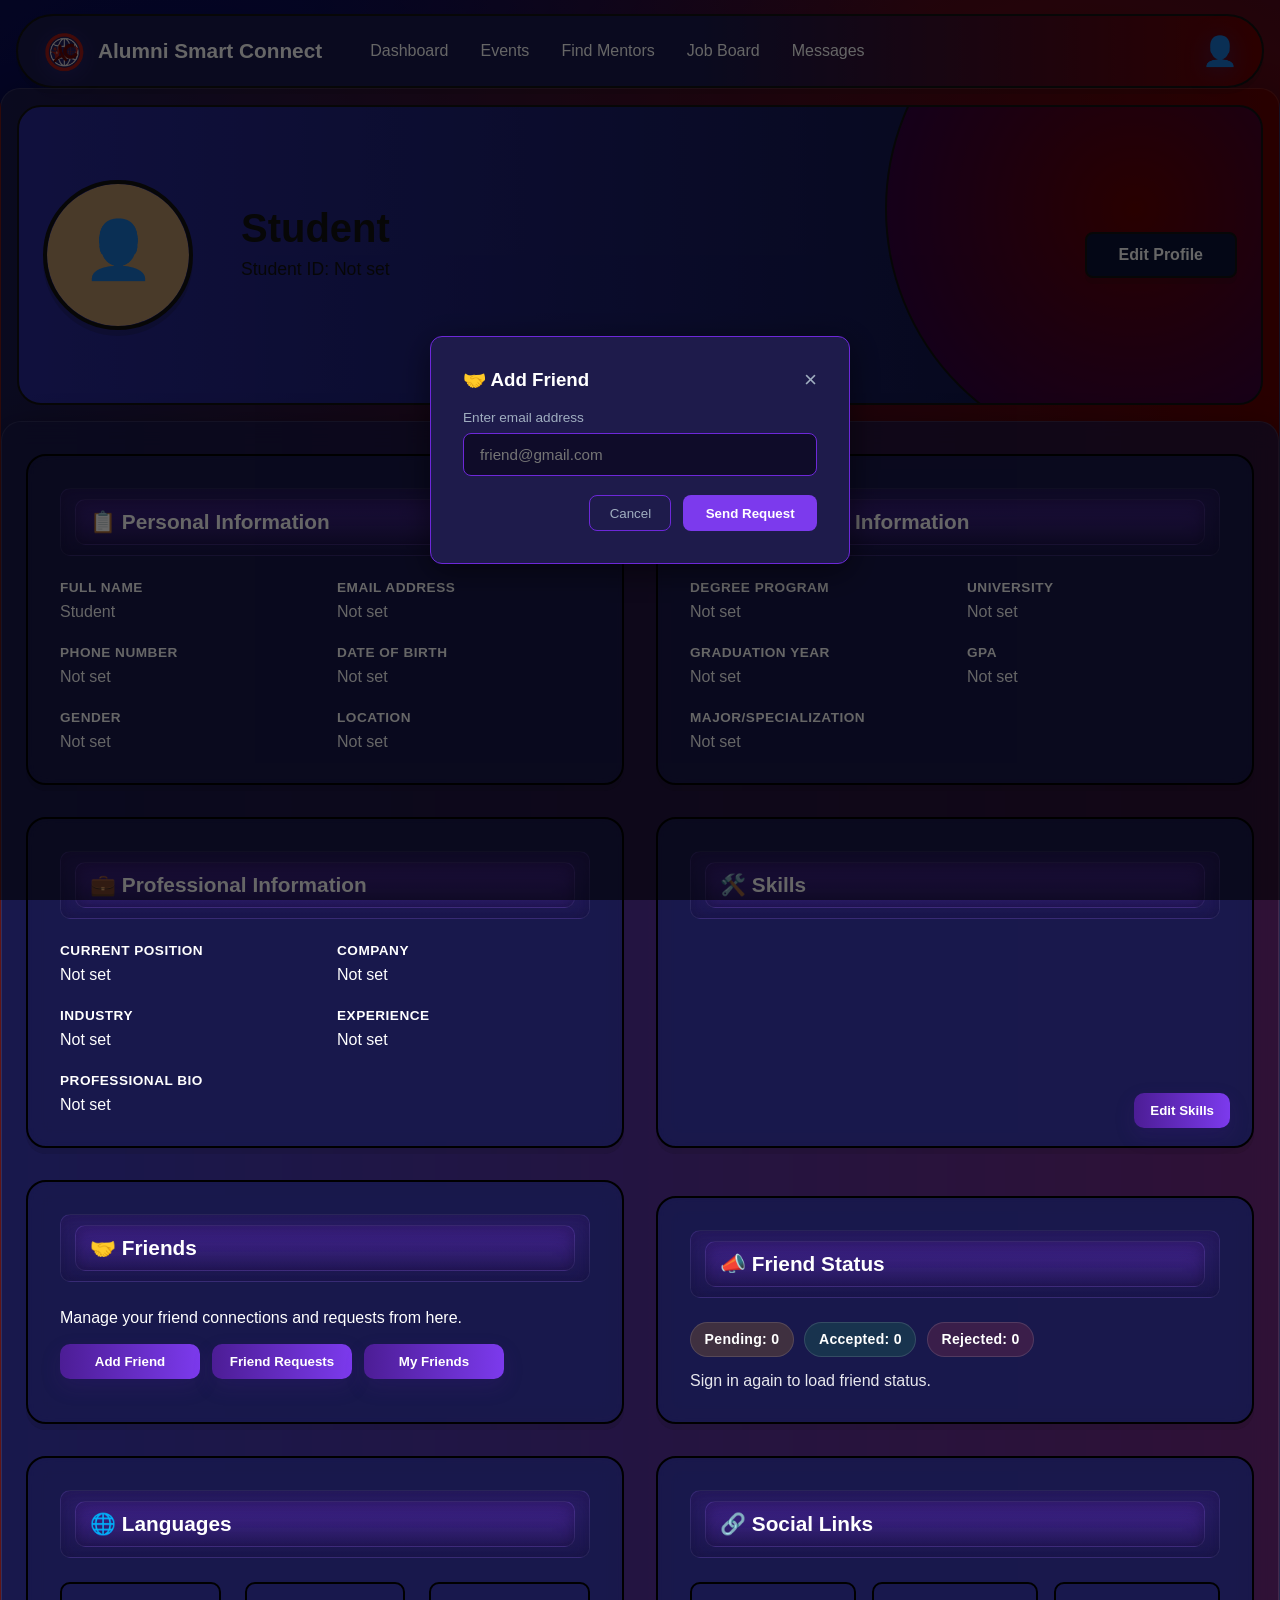
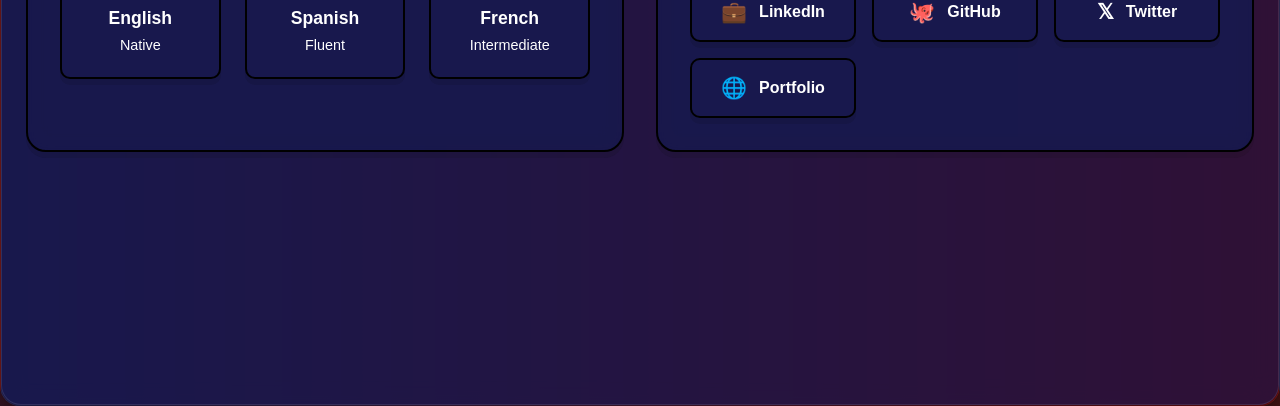
<file: StudentProfile.html>
<!DOCTYPE html>
<html lang="en">
<head>
    <meta charset="UTF-8">
    <meta name="viewport" content="width=device-width, initial-scale=1.0">
    <title>My Profile - Alumni Smart Connect</title>
    <link rel="stylesheet" href="Styles/student-profile.css">
</head>
<body>
    <!-- Navigation Bar -->
    <nav class="navbar">
        <div class="nav-container">
            <a href="StudentDashboard.html" class="nav-logo" onclick="goToDashboard(event)">
                <img src="Pictures/Transparent.png" alt="Alumni Smart Connect Logo" class="nav-logo-img">
                <span>Alumni Smart Connect</span>
            </a>
            
            <ul class="nav-menu">
                <li><a href="StudentDashboard.html#dashboard" class="nav-link">Dashboard</a></li>
                <li><a href="StudentDashboard.html#events" class="nav-link">Events</a></li>
                <li><a href="StudentDashboard.html#mentors" class="nav-link">Find Mentors</a></li>
                <li><a href="StudentDashboard.html#jobs" class="nav-link">Job Board</a></li>
                <li><a href="StudentDashboard.html#messages" class="nav-link">Messages</a></li>
            </ul>
            
            <div class="nav-profile">
                <div class="profile-icon">👤</div>
                <div class="profile-menu">
                    <a href="StudentProfile.html" class="active">My Profile</a>
                    <a href="#settings">Settings</a>
                    <a href="#" onclick="logout()">Logout</a>
                </div>
            </div>
        </div>
    </nav>

    <!-- Main Container -->
    <div class="profile-container">
        <!-- Profile Header -->
        <div class="profile-header">
            <div class="header-background"></div>
            <div class="profile-content">
                <div class="profile-avatar">
                    <img id="profileAvatarImg" src="data:image/svg+xml,%3Csvg xmlns='http://www.w3.org/2000/svg' viewBox='0 0 200 200'%3E%3Ccircle cx='100' cy='100' r='100' fill='%23b69168'/%3E%3Ctext x='100' y='120' font-size='80' fill='white' text-anchor='middle'%3E👤%3C/text%3E%3C/svg%3E" alt="Profile">
                </div>
                <div class="profile-title">
                    <h1 id="studentName">Student</h1>
                    <p id="studentId" class="student-id">Student ID: Not set</p>
                </div>
                <button class="edit-profile-btn" onclick="editProfile()">Edit Profile</button>
            </div>
        </div>

        <!-- Main Content -->
        <main class="main-content">
            <div class="profile-grid">
                <!-- Personal Information Section -->
                <section class="profile-section">
                    <div class="section-header">
                        <h2>📋 Personal Information</h2>
                    </div>
                    <div class="info-grid">
                        <div class="info-item">
                            <label>Full Name</label>
                            <p id="fullName">Student</p>
                        </div>
                        <div class="info-item">
                            <label>Email Address</label>
                            <p id="email"><a href="mailto:">Not set</a></p>
                        </div>
                        <div class="info-item">
                            <label>Phone Number</label>
                            <p id="phone">Not set</p>
                        </div>
                        <div class="info-item">
                            <label>Date of Birth</label>
                            <p id="dob">Not set</p>
                        </div>
                        <div class="info-item">
                            <label>Gender</label>
                            <p id="gender">Not set</p>
                        </div>
                        <div class="info-item">
                            <label>Location</label>
                            <p id="location">Not set</p>
                        </div>
                    </div>
                </section>

                <!-- Academic Information Section -->
                <section class="profile-section">
                    <div class="section-header">
                        <h2>🎓 Academic Information</h2>
                    </div>
                    <div class="info-grid">
                        <div class="info-item">
                            <label>Degree Program</label>
                            <p id="degree">Bachelor of Science in Computer Science</p>
                        </div>
                        <div class="info-item">
                            <label>University</label>
                            <p id="university">State University</p>
                        </div>
                        <div class="info-item">
                            <label>Graduation Year</label>
                            <p id="graduationYear">2024</p>
                        </div>
                        <div class="info-item">
                            <label>GPA</label>
                            <p id="gpa">3.75 / 4.0</p>
                        </div>
                        <div class="info-item full-width">
                            <label>Major/Specialization</label>
                            <p id="major">Software Development & Artificial Intelligence</p>
                        </div>
                    </div>
                </section>

                <!-- Professional Information Section -->
                <section class="profile-section">
                    <div class="section-header">
                        <h2>💼 Professional Information</h2>
                    </div>
                    <div class="info-grid">
                        <div class="info-item">
                            <label>Current Position</label>
                            <p id="position">Junior Software Developer</p>
                        </div>
                        <div class="info-item">
                            <label>Company</label>
                            <p id="company">Tech Solutions Inc.</p>
                        </div>
                        <div class="info-item">
                            <label>Industry</label>
                            <p id="industry">Information Technology</p>
                        </div>
                        <div class="info-item">
                            <label>Experience</label>
                            <p id="experience">2 years</p>
                        </div>
                        <div class="info-item full-width">
                            <label>Professional Bio</label>
                            <p id="bio">Passionate full-stack developer with expertise in web technologies and cloud solutions. Eager to contribute to innovative projects and mentor junior developers in the alumni network.</p>
                        </div>
                    </div>
                </section>

                <!-- Skills Section -->
                <section class="profile-section skills-section">
                    <div class="section-header">
                        <h2>🛠️ Skills</h2>
                    </div>
                    <div class="skills-actions">
                        <button id="editSkillsBtn" class="btn-view" onclick="openSkillsEditor()">Edit Skills</button>
                    </div>
                    <div class="skills-container" id="skillsContainer">
                        <div class="skill-tag">JavaScript</div>
                        <div class="skill-tag">Python</div>
                        <div class="skill-tag">React</div>
                        <div class="skill-tag">Node.js</div>
                        <div class="skill-tag">SQL</div>
                        <div class="skill-tag">Cloud Computing</div>
                        <div class="skill-tag">Agile Methodology</div>
                        <div class="skill-tag">Leadership</div>
                    </div>

                    <!-- Inline Skills Editor (hidden until opened) -->
                    <div id="skillsEditor" class="skills-editor" style="display:none; margin-top:12px;">
                        <label for="skillDegreeSelect">Suggest skills for:</label>

                        <!-- keep native select for value storage but hide it; we use a custom-styled dropdown for UI -->
                        <select id="skillDegreeSelect" style="display:none;">
                            <option value="bsit">BSIT</option>
                            <option value="bscs">BSCS</option>
                            <option value="bsemc">BSCE</option>
                            <option value="bsba">BSBA</option>
                        </select>

                        <div id="skillDegreeCustom" class="custom-select" role="listbox" aria-haspopup="listbox" tabindex="0">
                            <button type="button" class="custom-select__trigger" aria-expanded="false">
                                <span class="custom-select__value">BSIT</span>
                                <span class="custom-select__arrow">▾</span>
                            </button>
                            <ul class="custom-select__options" role="listbox" aria-label="Programs">
                                <li class="custom-select__option" data-value="bsit">BSIT</li>
                                <li class="custom-select__option" data-value="bscs">BSCS</li>
                                <li class="custom-select__option" data-value="bsemc">BSCE</li>
                                <li class="custom-select__option" data-value="bsba">BSBA</li>
                            </ul>
                        </div>

                        <div id="suggestions" style="margin-top:10px; display:flex; gap:8px; flex-wrap:wrap;"></div>

                        <div style="margin-top:10px; display:flex; gap:8px;">
                            <input id="customSkillInput" placeholder="Add custom skill (press Enter)" style="flex:1; padding:8px; border-radius:8px;" />
                            <button class="btn-view" id="addCustomSkillBtn">Add</button>
                        </div>

                        <div style="margin-top:12px; display:flex; gap:8px;">
                            <button class="btn-save" onclick="saveSkillsFromEditor()">Save Skills</button>
                            <button class="btn-cancel" onclick="closeSkillsEditor()">Cancel</button>
                        </div>
                    </div>
                </section>

                <!-- Friends Section -->
                <section class="profile-section friends-section">
                    <div class="section-header">
                        <h2>🤝 Friends</h2>
                    </div>
                    <p class="friends-description">Manage your friend connections and requests from here.</p>
                    <div class="friends-actions">
                        <button class="btn-view" onclick="openFriendComposer()">Add Friend</button>
                        <button class="btn-view" onclick="viewFriendRequests()">Friend Requests</button>
                        <button class="btn-view" onclick="viewFriendsList()">My Friends</button>
                    </div>
                </section>

                <!-- Friend Status Section -->
                <section class="profile-section friend-status-section">
                    <div class="section-header">
                        <h2>📣 Friend Status</h2>
                    </div>
                    <div class="friend-status-summary" id="friendStatusSummary"></div>
                    <div class="friend-status-list" id="friendStatusList">
                        <p class="status-empty">No friend activity yet.</p>
                    </div>
                </section>

                <!-- Languages Section -->
                <section class="profile-section">
                    <div class="section-header">
                        <h2>🌐 Languages</h2>
                    </div>
                    <div class="languages-container">
                        <div class="language-item">
                            <h4>English</h4>
                            <p>Native</p>
                        </div>
                        <div class="language-item">
                            <h4>Spanish</h4>
                            <p>Fluent</p>
                        </div>
                        <div class="language-item">
                            <h4>French</h4>
                            <p>Intermediate</p>
                        </div>
                    </div>
                </section>

                <!-- Social Links Section -->
                <section class="profile-section">
                    <div class="section-header">
                        <h2>🔗 Social Links</h2>
                    </div>
                    <div class="social-links">
                        <a href="#" class="social-link" title="LinkedIn">
                            <span>💼</span> LinkedIn
                        </a>
                        <a href="#" class="social-link" title="GitHub">
                            <span>🐙</span> GitHub
                        </a>
                        <a href="#" class="social-link" title="Twitter">
                            <span>𝕏</span> Twitter
                        </a>
                        <a href="#" class="social-link" title="Portfolio">
                            <span>🌐</span> Portfolio
                        </a>
                    </div>
                </section>

                <!-- About Section -->
                <section class="profile-section about-section">
                    <div class="section-header">
                        <h2>📝 About Me</h2>
                    </div>
                    <p id="aboutMe">
                        I'm a passionate software developer from New York with a strong background in computer science and a keen interest in artificial intelligence and cloud technologies. 
                        I graduated with honors in 2024 and currently work as a Junior Software Developer at Tech Solutions Inc. when not coding or exploring new technologies, 
                        I enjoy mentoring junior developers and contributing to open-source projects. I'm eager to connect with fellow alumni and collaborate on innovative projects.
                    </p>
                </section>

                <!-- Network Stats Section removed -->
            </div>
        </main>
    </div>

    <!-- Edit Profile Modal -->
    <div id="editModal" class="modal">
        <div class="modal-content">
            <div class="modal-header">
                <h2>Edit Profile</h2>
                <button class="close-btn" onclick="closeEditModal()">&times;</button>
            </div>
            <div class="modal-body">
                <form id="editForm">
                    <!-- Personal Information -->
                    <fieldset>
                        <legend>Personal Information</legend>
                        <div class="form-group">
                            <label for="editProfilePhoto">Profile Photo</label>
                            <input type="file" id="editProfilePhoto" accept="image/*">
                        </div>
                        <div class="form-group">
                            <label for="editFullName">Full Name</label>
                            <input type="text" id="editFullName" required>
                        </div>
                        <div class="form-group">
                            <label for="editEmail">Email Address</label>
                            <input type="email" id="editEmail" required>
                        </div>
                        <div class="form-group">
                            <label for="editPhone">Phone Number</label>
                            <input type="tel" id="editPhone">
                        </div>
                        <div class="form-group">
                            <label for="editDob">Date of Birth</label>
                            <input type="text" id="editDob">
                        </div>
                        <div class="form-group">
                            <label for="editGender">Gender</label>
                            <input type="text" id="editGender">
                        </div>
                        <div class="form-group">
                            <label for="editLocation">Location</label>
                            <input type="text" id="editLocation">
                        </div>
                    </fieldset>

                    <!-- Academic Information -->
                    <fieldset>
                        <legend>Academic Information</legend>
                        <div class="form-group">
                            <label for="editDegree">Degree Program</label>
                            <input type="text" id="editDegree">
                        </div>
                        <div class="form-group">
                            <label for="editUniversity">University</label>
                            <input type="text" id="editUniversity">
                        </div>
                        <div class="form-group">
                            <label for="editGraduationYear">Graduation Year</label>
                            <input type="text" id="editGraduationYear">
                        </div>
                        <div class="form-group">
                            <label for="editGpa">GPA</label>
                            <input type="text" id="editGpa">
                        </div>
                        <div class="form-group">
                            <label for="editMajor">Major/Specialization</label>
                            <input type="text" id="editMajor">
                        </div>
                    </fieldset>

                    <!-- Professional Information -->
                    <fieldset>
                        <legend>Professional Information</legend>
                        <div class="form-group">
                            <label for="editPosition">Current Position</label>
                            <input type="text" id="editPosition">
                        </div>
                        <div class="form-group">
                            <label for="editCompany">Company</label>
                            <input type="text" id="editCompany">
                        </div>
                        <div class="form-group">
                            <label for="editIndustry">Industry</label>
                            <input type="text" id="editIndustry">
                        </div>
                        <div class="form-group">
                            <label for="editExperience">Experience</label>
                            <input type="text" id="editExperience">
                        </div>
                        <div class="form-group">
                            <label for="editBio">Professional Bio</label>
                            <textarea id="editBio" rows="3"></textarea>
                        </div>
                    </fieldset>

                    <!-- About Me -->
                    <fieldset>
                        <legend>About Me</legend>
                        <div class="form-group">
                            <label for="editAboutMe">About You</label>
                            <textarea id="editAboutMe" rows="4"></textarea>
                        </div>
                    </fieldset>
                </form>
            </div>
            <div class="modal-footer">
                <button class="btn-cancel" onclick="closeEditModal()">Cancel</button>
                <button class="btn-save" onclick="saveProfile()">Save Changes</button>
            </div>
        </div>
    </div>

    <!-- Add Friend Modal -->
    <div id="addFriendModal" style="display:none;position:fixed;inset:0;z-index:1000;background:rgba(0,0,0,0.6);display:flex;align-items:center;justify-content:center;" onclick="closeFriendModal(event)">
        <div style="background:#1e1b4b;border:1px solid #6d28d9;border-radius:12px;padding:2rem;width:100%;max-width:420px;box-shadow:0 8px 32px rgba(0,0,0,0.5);" onclick="event.stopPropagation()">
            <div style="display:flex;justify-content:space-between;align-items:center;margin-bottom:1.2rem;">
                <h3 style="color:#fff;margin:0;">🤝 Add Friend</h3>
                <button onclick="closeFriendModal()" style="background:none;border:none;color:#a0aec0;font-size:1.4rem;cursor:pointer;line-height:1;">&times;</button>
            </div>
            <label style="color:#a0aec0;font-size:0.85rem;display:block;margin-bottom:0.5rem;">Enter email address</label>
            <input id="addFriendEmailInput" type="email" placeholder="friend@gmail.com"
                style="width:100%;padding:0.75rem 1rem;border-radius:8px;border:1px solid #6d28d9;background:#0f0c29;color:#fff;font-size:0.95rem;box-sizing:border-box;outline:none;"
                onkeydown="if(event.key==='Enter')submitAddFriend()">
            <p id="addFriendError" style="color:#ef4444;font-size:0.82rem;margin:0.5rem 0 0;display:none;"></p>
            <div style="display:flex;gap:0.75rem;margin-top:1.2rem;justify-content:flex-end;">
                <button onclick="closeFriendModal()" style="padding:0.6rem 1.2rem;border-radius:8px;border:1px solid #6d28d9;background:transparent;color:#a0aec0;cursor:pointer;">Cancel</button>
                <button onclick="submitAddFriend()" style="padding:0.6rem 1.4rem;border-radius:8px;border:none;background:#7c3aed;color:#fff;font-weight:600;cursor:pointer;">Send Request</button>
            </div>
        </div>
    </div>

    <script src="JS/student-profile.js?v=20260429a"></script>
</body>
</html>
</file>
<file: Styles/admin-dashboard.css>
/* ===========================
   CSS VARIABLES
   =========================== */

:root {
    --primary-color: #6c8fff;
    --secondary-color: #8b2d4c;
    --success-color: #34d399;
    --warning-color: #f59e0b;
    --danger-color: #f87171;
    --bg-color: rgba(16, 35, 74, 0.7);
    --card-bg: rgba(31, 57, 114, 0.72);
    --text-color: #eaf1ff;
    --light-text: #b8c7ea;
    --border-color: rgba(157, 181, 232, 0.24);
    --transition: 0.3s ease;
    --sidebar-width: 320px;
}

/* ===========================
   GLOBAL STYLES
   =========================== */

* {
    margin: 0;
    padding: 0;
    box-sizing: border-box;
}

body {
    font-family: 'Segoe UI', Tahoma, Geneva, Verdana, sans-serif;
    background:
        radial-gradient(circle at 18% 10%, rgba(90, 140, 255, 0.2) 0%, transparent 40%),
        radial-gradient(circle at 82% 16%, rgba(145, 43, 77, 0.2) 0%, transparent 36%),
        linear-gradient(155deg, #051639 0%, #0d2d66 42%, #5a1f39 100%);
    color: var(--text-color);
    min-height: 100vh;
}

/* ===========================
   NAVIGATION BAR
   =========================== */

.navbar {
    background: linear-gradient(90deg, rgba(41, 74, 145, 0.92) 0%, rgba(103, 33, 61, 0.88) 100%);
    box-shadow: 0 10px 24px rgba(0, 0, 0, 0.22);
    position: sticky;
    top: 0;
    z-index: 100;
    border-bottom: 1px solid rgba(166, 191, 245, 0.36);
}

.nav-container {
    max-width: 1800px;
    margin: 0 auto;
    padding: 0 1.5rem;
    display: flex;
    align-items: center;
    justify-content: space-between;
    height: 70px;
}

.nav-logo {
    display: flex;
    align-items: center;
    gap: 0.75rem;
    font-size: 1.3rem;
    font-weight: 700;
    color: #eaf1ff;
    white-space: nowrap;
}

.logo-icon {
    font-size: 1.8rem;
}

.nav-menu {
    display: flex;
    list-style: none;
    gap: 2rem;
    flex: 1;
    margin-left: 3rem;
}

.nav-manage-posted-jobs-link,
.nav-manage-announcements-link {
    display: inline-flex;
    align-items: center;
    justify-content: center;
    margin-left: 1rem;
    padding: 0.6rem 1rem;
    border-radius: 999px;
    border: 1px solid rgba(187, 247, 208, 0.18);
    background: linear-gradient(145deg, rgba(47, 111, 99, 0.18), rgba(111, 159, 142, 0.14));
    backdrop-filter: blur(10px);
    -webkit-backdrop-filter: blur(10px);
    color: #f8fafc;
    text-decoration: none;
    font-weight: 700;
    transition: var(--transition);
    white-space: nowrap;
}

.nav-manage-posted-jobs-link:hover,
.nav-manage-announcements-link:hover {
    background: linear-gradient(145deg, rgba(52, 211, 153, 0.22), rgba(59, 130, 246, 0.18));
    color: #ffffff;
    transform: translateY(-1px);
}

.nav-link {
    color: rgba(234, 241, 255, 0.9);
    text-decoration: none;
    font-weight: 500;
    transition: var(--transition);
    padding: 0.5rem 0;
    border-bottom: 3px solid transparent;
    cursor: pointer;
}

.nav-link:hover,
.nav-link.active {
    color: #dbe8ff;
    border-bottom-color: var(--primary-color);
}

.pending-status-pill {
    display: inline-flex;
    align-items: center;
    justify-content: center;
    padding: 0.38rem 0.72rem;
    border-radius: 999px;
    font-size: 0.8rem;
    font-weight: 700;
    border: 1px solid rgba(255,255,255,0.14);
    min-width: 88px;
}

.status-pending {
    background: rgba(255, 192, 103, 0.16);
    color: #ffe3b0;
}

.status-approved {
    background: rgba(102, 244, 255, 0.16);
    color: #c9fbff;
}

.status-rejected {
    background: rgba(255, 116, 116, 0.16);
    color: #ffd1d1;
}

.pending-action-buttons {
    display: flex;
    gap: 0.5rem;
    flex-wrap: wrap;
}

.btn-approve,
.btn-deny {
    border: 1px solid rgba(255,255,255,0.14);
    border-radius: 999px;
    padding: 0.45rem 0.8rem;
    font-weight: 700;
    cursor: pointer;
    transition: transform 0.2s ease, filter 0.2s ease;
}

.btn-approve {
    background: rgba(34, 197, 94, 0.16);
    color: #bbf7d0;
}

.btn-deny {
    background: rgba(239, 68, 68, 0.16);
    color: #fecaca;
}

.btn-approve:hover,
.btn-deny:hover {
    transform: translateY(-1px);
    filter: brightness(1.08);
}

.friend-status-section {
    margin-top: 1rem;
}

.friend-status-summary {
    display: flex;
    flex-wrap: wrap;
    gap: 0.65rem;
    margin-top: 0.75rem;
}

.friend-status-list {
    display: grid;
    gap: 0.65rem;
    margin-top: 0.9rem;
}

.friend-status-item {
    display: flex;
    justify-content: space-between;
    gap: 0.75rem;
    padding: 0.7rem 0.85rem;
    border-radius: 14px;
    background: rgba(10, 14, 30, 0.34);
    border: 1px solid rgba(255,255,255,0.08);
}

.friend-status-email {
    font-weight: 600;
    color: #ffffff;
    overflow: hidden;
    text-overflow: ellipsis;
    white-space: nowrap;
}

.friend-status-label {
    text-transform: capitalize;
    font-size: 0.82rem;
    color: rgba(234, 241, 255, 0.74);
}

.status-empty {
    margin: 0;
    color: rgba(234, 241, 255, 0.74);
}

.nav-link {
    position: relative;
}

.nav-message-badge {
    display: none;
    align-items: center;
    justify-content: center;
    min-width: 18px;
    height: 18px;
    padding: 0 5px;
    margin-left: 0.45rem;
    border-radius: 999px;
    background: #ef4444;
    color: #ffffff;
    font-size: 0.72rem;
    font-weight: 800;
    line-height: 1;
    box-shadow: 0 0 0 2px rgba(45, 69, 87, 0.95);
    vertical-align: middle;
}

.nav-profile {
    position: relative;
    cursor: pointer;
}

.nav-user-preview {
    display: flex;
    align-items: center;
    gap: 0.55rem;
    padding: 0.4rem 0.65rem;
    border-radius: 999px;
    background: rgba(155, 184, 247, 0.14);
    border: 1px solid rgba(182, 205, 248, 0.34);
}

.profile-icon {
    font-size: 1.35rem;
    transition: var(--transition);
}

.nav-user-name {
    font-size: 0.88rem;
    font-weight: 700;
    color: var(--text-color);
    max-width: 130px;
    white-space: nowrap;
    overflow: hidden;
    text-overflow: ellipsis;
}

.nav-profile:hover .profile-icon {
    transform: scale(1.06);
}

.profile-menu {
    position: absolute;
    top: 100%;
    right: 0;
    background: rgba(28, 49, 99, 0.96);
    border: 1px solid var(--border-color);
    border-radius: 10px;
    min-width: 200px;
    margin-top: 0.5rem;
    opacity: 0;
    visibility: hidden;
    transform: translateY(-10px);
    transition: var(--transition);
    box-shadow: 0 16px 34px rgba(4, 9, 24, 0.4);
    z-index: 1000;
}

.nav-profile:hover .profile-menu {
    opacity: 1;
    visibility: visible;
    transform: translateY(0);
}

.profile-menu a {
    display: block;
    padding: 0.75rem 1.5rem;
    color: var(--text-color);
    text-decoration: none;
    transition: var(--transition);
    border-bottom: 1px solid var(--border-color);
}

.profile-menu a:last-child {
    border-bottom: none;
}

.profile-menu a:hover {
    background: rgba(132, 166, 242, 0.16);
    color: #dce8ff;
}

/* ===========================
   DASHBOARD LAYOUT
   =========================== */

.dashboard-container {
    display: flex;
    max-width: 1800px;
    margin: 0 auto;
    gap: 1.5rem;
    padding: 1.5rem;
    min-height: calc(100vh - 70px);
}

/* ===========================
   SIDEBAR
   =========================== */

.sidebar {
    width: var(--sidebar-width);
    background: linear-gradient(180deg, rgba(44, 78, 150, 0.74) 0%, rgba(103, 33, 61, 0.56) 100%);
    border-radius: 10px;
    padding: 1.5rem;
    box-shadow: 0 12px 28px rgba(5, 10, 28, 0.24);
    height: fit-content;
    position: sticky;
    top: 90px;
}

.sidebar-section {
    margin-bottom: 2rem;
    padding-bottom: 1.5rem;
    border-bottom: 1px solid var(--border-color);
}

.sidebar-section:last-child {
    border-bottom: none;
}

.sidebar-section h3 {
    color: var(--primary-color);
    font-size: 0.95rem;
    margin-bottom: 1rem;
    font-weight: 600;
}

/* Metric Cards */
.metric-card {
    display: flex;
    align-items: center;
    gap: 0.75rem;
    padding: 1rem;
    background: linear-gradient(135deg, rgba(118, 152, 226, 0.2) 0%, rgba(110, 42, 67, 0.18) 100%);
    border-radius: 8px;
    margin-bottom: 0.75rem;
    transition: var(--transition);
}

.metric-card:hover {
    background: rgba(146, 176, 240, 0.24);
    transform: translateX(5px);
}

.metric-icon {
    font-size: 1.5rem;
}

.metric-info {
    flex: 1;
}

.metric-label {
    font-size: 0.75rem;
    color: var(--light-text);
    text-transform: uppercase;
    letter-spacing: 0.5px;
}

.metric-value {
    font-size: 1.5rem;
    font-weight: 700;
    color: var(--primary-color);
    margin-top: 0.25rem;
}

/* Quick Action Buttons */
.quick-action-btn {
    width: 100%;
    padding: 0.75rem;
    margin-bottom: 0.5rem;
    background: linear-gradient(135deg, #6c8fff 0%, #3b66d0 55%, #8b2d4c 100%);
    color: white;
    border: none;
    border-radius: 8px;
    cursor: pointer;
    font-weight: 500;
    transition: var(--transition);
    font-size: 0.9rem;
}

.quick-action-btn:hover {
    background: linear-gradient(135deg, #7c9dff 0%, #4a73dc 55%, #9b3958 100%);
    transform: translateY(-2px);
    box-shadow: 0 8px 18px rgba(42, 82, 191, 0.4);
}

/* Activity Items */
.activity-item {
    padding: 0.75rem;
    background: var(--bg-color);
    border-radius: 6px;
    margin-bottom: 0.75rem;
    border-left: 3px solid rgba(170, 196, 248, 0.9);
}

.activity-time {
    font-size: 0.75rem;
    color: var(--light-text);
    margin-bottom: 0.25rem;
}

.activity-text {
    font-size: 0.85rem;
    color: var(--text-color);
    font-weight: 500;
}

/* ===========================
   MAIN CONTENT
   =========================== */

.main-content {
    flex: 1;
    background: transparent;
}

.content-section {
    display: none;
    animation: fadeIn 0.3s ease;
}

.content-section.active {
    display: block;
}

@keyframes fadeIn {
    from {
        opacity: 0;
        transform: translateY(10px);
    }
    to {
        opacity: 1;
        transform: translateY(0);
    }
}

/* Section Headers */
.section-header {
    display: flex;
    justify-content: space-between;
    align-items: center;
    margin-bottom: 2rem;
    flex-wrap: wrap;
    gap: 1rem;
}

.section-header h2 {
    color: var(--text-color);
    font-size: 2rem;
    flex: 1;
    min-width: 200px;
}

.header-actions {
    display: flex;
    gap: 1rem;
    flex-wrap: wrap;
}

.date-filter,
.search-input,
.filter-select {
    padding: 0.75rem;
    border: 1px solid var(--border-color);
    border-radius: 8px;
    font-size: 0.95rem;
    background: rgba(26, 48, 98, 0.86);
    color: var(--text-color);
    transition: var(--transition);
}

.date-filter:focus,
.search-input:focus,
.filter-select:focus {
    outline: none;
    border-color: var(--primary-color);
    box-shadow: 0 0 0 3px rgba(15, 118, 110, 0.1);
}

.btn-refresh {
    padding: 0.75rem 1.5rem;
    background: linear-gradient(135deg, #6c8fff 0%, #3b66d0 55%, #8b2d4c 100%);
    color: white;
    border: none;
    border-radius: 8px;
    cursor: pointer;
    font-weight: 500;
    transition: var(--transition);
    font-size: 0.95rem;
}

.btn-refresh:hover {
    background: linear-gradient(135deg, #7c9dff 0%, #4a73dc 55%, #9b3958 100%);
    transform: scale(1.05);
}

/* ===========================
   STATS GRID
   =========================== */

.stats-grid {
    display: grid;
    grid-template-columns: repeat(auto-fit, minmax(250px, 1fr));
    gap: 1.5rem;
    margin-bottom: 2rem;
}

.stat-box {
    background: linear-gradient(135deg, rgba(118, 152, 226, 0.16) 0%, rgba(110, 42, 67, 0.14) 100%);
    padding: 1.5rem;
    border-radius: 10px;
    box-shadow: 0 2px 10px rgba(0, 0, 0, 0.05);
    border-top: 4px solid var(--primary-color);
    transition: var(--transition);
}

.stat-box:hover {
    transform: translateY(-5px);
    box-shadow: 0 5px 20px rgba(0, 0, 0, 0.1);
}

.stat-header {
    display: flex;
    justify-content: space-between;
    align-items: center;
    margin-bottom: 1rem;
}

.stat-header h3 {
    color: var(--text-color);
    font-size: 1rem;
    font-weight: 600;
}

.stat-period {
    font-size: 0.75rem;
    color: var(--light-text);
    background: var(--bg-color);
    padding: 0.25rem 0.75rem;
    border-radius: 20px;
    text-transform: uppercase;
    letter-spacing: 0.5px;
}

.stat-display {
    margin-bottom: 1rem;
}

.stat-number {
    font-size: 2.5rem;
    font-weight: 700;
    color: var(--primary-color);
    margin-bottom: 0.5rem;
}

.stat-change {
    font-size: 0.85rem;
    font-weight: 500;
}

.stat-change.positive {
    color: var(--success-color);
}

.stat-change.negative {
    color: var(--danger-color);
}

.stat-change.neutral {
    color: var(--light-text);
}

.stat-bar {
    height: 8px;
    background: var(--border-color);
    border-radius: 4px;
    overflow: hidden;
}

.stat-bar-fill {
    height: 100%;
    background: linear-gradient(90deg, var(--primary-color), var(--secondary-color));
    border-radius: 4px;
    transition: width 0.5s ease;
}

/* ===========================
   CHARTS GRID
   =========================== */

.charts-grid {
    display: grid;
    grid-template-columns: repeat(auto-fit, minmax(400px, 1fr));
    gap: 1.5rem;
    margin-bottom: 2rem;
}

.chart-card {
    background: linear-gradient(135deg, rgba(118, 152, 226, 0.16) 0%, rgba(110, 42, 67, 0.14) 100%);
    padding: 1.5rem;
    border-radius: 10px;
    box-shadow: 0 2px 10px rgba(0, 0, 0, 0.05);
}

.chart-card h3 {
    color: var(--text-color);
    margin-bottom: 1rem;
    font-size: 1rem;
    font-weight: 600;
}

.chart-placeholder {
    height: 300px;
    background: var(--bg-color);
    border-radius: 8px;
    display: flex;
    align-items: center;
    justify-content: center;
    border: 2px dashed var(--border-color);
}

.placeholder-text {
    color: var(--light-text);
    font-size: 1rem;
}

/* ===========================
   TABLES
   =========================== */

.table-container {
    background: var(--card-bg);
    border-radius: 10px;
    overflow: hidden;
    box-shadow: 0 2px 10px rgba(0, 0, 0, 0.05);
    margin-bottom: 2rem;
}

.data-table {
    width: 100%;
    border-collapse: collapse;
}

.data-table thead {
    background: linear-gradient(90deg, rgba(118, 152, 226, 0.18) 0%, rgba(110, 42, 67, 0.16) 100%);
    border-bottom: 2px solid var(--border-color);
}

.data-table th {
    padding: 1rem;
    text-align: left;
    font-weight: 600;
    color: var(--primary-color);
    font-size: 0.9rem;
    text-transform: uppercase;
    letter-spacing: 0.5px;
}

.data-table td {
    padding: 1rem;
    border-bottom: 1px solid var(--border-color);
    color: var(--text-color);
}

.no-table-data {
    text-align: center;
    color: rgba(226, 232, 240, 0.8);
    font-weight: 600;
}

.data-table tbody tr {
    transition: var(--transition);
}

.data-table tbody tr:hover {
    background: linear-gradient(90deg, rgba(118, 152, 226, 0.16) 0%, rgba(110, 42, 67, 0.12) 100%);
}

.status-badge {
    display: inline-block;
    padding: 0.4rem 0.8rem;
    border-radius: 20px;
    font-size: 0.8rem;
    font-weight: 600;
    text-transform: uppercase;
    letter-spacing: 0.5px;
}

.status-badge.active {
    background: #dcfce7;
    color: var(--success-color);
}

.status-badge.inactive {
    background: #fee2e2;
    color: var(--danger-color);
}

.status-badge.pending {
    background: rgba(245, 158, 11, 0.2);
    color: var(--warning-color);
}

.action-buttons {
    display: flex;
    gap: 0.5rem;
    flex-wrap: wrap;
}

/* ===========================
   BUTTONS
   =========================== */

.btn-primary,
.btn-save {
    padding: 0.75rem 1.5rem;
    background: linear-gradient(135deg, #6c8fff 0%, #3b66d0 55%, #8b2d4c 100%);
    color: white;
    border: none;
    border-radius: 8px;
    cursor: pointer;
    font-weight: 500;
    transition: var(--transition);
    font-size: 0.95rem;
}

.btn-primary:hover,
.btn-save:hover {
    background: linear-gradient(135deg, #7c9dff 0%, #4a73dc 55%, #9b3958 100%);
    transform: translateY(-2px);
    box-shadow: 0 8px 18px rgba(42, 82, 191, 0.4);
}

.btn-small {
    padding: 0.5rem 0.75rem;
    border: none;
    border-radius: 6px;
    cursor: pointer;
    font-size: 0.8rem;
    font-weight: 500;
    transition: var(--transition);
    white-space: nowrap;
}

.btn-view {
    background: rgba(126, 159, 240, 0.22);
    color: #dbe8ff;
}

.btn-view:hover {
    background: rgba(151, 181, 244, 0.28);
}

.btn-edit {
    background: rgba(139, 45, 76, 0.24);
    color: #ffd0de;
}

.btn-edit:hover {
    background: rgba(152, 52, 85, 0.3);
}

.btn-delete {
    background: #fee2e2;
    color: #991b1b;
}

.btn-delete:hover {
    background: #fecaca;
}

.btn-cancel {
    padding: 0.75rem 1.5rem;
    background: var(--light-text);
    color: white;
    border: none;
    border-radius: 8px;
    cursor: pointer;
    font-weight: 500;
    transition: var(--transition);
    font-size: 0.95rem;
}

.btn-cancel:hover {
    background: #4b5563;
}

/* ===========================
   EVENTS GRID
   =========================== */

.events-grid {
    display: grid;
    grid-template-columns: repeat(auto-fill, minmax(300px, 1fr));
    gap: 1.5rem;
    margin-bottom: 2rem;
}

.events-empty-state {
    grid-column: 1 / -1;
    background: linear-gradient(135deg, rgba(118, 152, 226, 0.16) 0%, rgba(110, 42, 67, 0.14) 100%);
    border: 1px solid var(--border-color);
    border-radius: 12px;
    padding: 2.25rem 1.5rem;
    text-align: center;
    color: var(--light-text);
}

.event-card {
    background: linear-gradient(135deg, rgba(118, 152, 226, 0.16) 0%, rgba(110, 42, 67, 0.14) 100%);
    border-radius: 10px;
    overflow: hidden;
    box-shadow: 0 2px 10px rgba(0, 0, 0, 0.05);
    transition: var(--transition);
    border-left: 4px solid var(--primary-color);
}

.event-card:hover {
    transform: translateY(-5px);
    box-shadow: 0 5px 20px rgba(0, 0, 0, 0.1);
}

.event-header {
    display: flex;
    justify-content: space-between;
    align-items: start;
    padding: 1.5rem;
    background: var(--bg-color);
    border-bottom: 1px solid var(--border-color);
}

.event-header h3 {
    color: var(--text-color);
    font-size: 1.1rem;
    margin: 0;
}

.event-status {
    display: inline-block;
    padding: 0.3rem 0.8rem;
    border-radius: 20px;
    font-size: 0.75rem;
    font-weight: 600;
    text-transform: uppercase;
    white-space: nowrap;
}

.event-status.upcoming {
    background: rgba(126, 159, 240, 0.22);
    color: #dbe8ff;
}

.event-status.ongoing {
    background: #dcfce7;
    color: var(--success-color);
}

.event-status.completed {
    background: rgba(139, 45, 76, 0.24);
    color: #ffd0de;
}

.event-details {
    padding: 1.5rem;
    color: var(--text-color);
}

.event-details p {
    margin-bottom: 0.75rem;
    font-size: 0.9rem;
}

.event-actions {
    display: flex;
    gap: 0.5rem;
    padding: 1rem 1.5rem;
    background: var(--bg-color);
    border-top: 1px solid var(--border-color);
}

/* ===========================
   REPORTS GRID
   =========================== */

.reports-grid {
    display: grid;
    grid-template-columns: repeat(auto-fill, minmax(320px, 1fr));
    gap: 1.5rem;
    margin-bottom: 2rem;
}

.report-card {
    background: linear-gradient(135deg, rgba(118, 152, 226, 0.16) 0%, rgba(110, 42, 67, 0.14) 100%);
    padding: 1.5rem;
    border-radius: 10px;
    box-shadow: 0 2px 10px rgba(0, 0, 0, 0.05);
    border-top: 4px solid var(--primary-color);
    transition: var(--transition);
}

.report-card:hover {
    transform: translateY(-5px);
    box-shadow: 0 5px 20px rgba(0, 0, 0, 0.1);
}

.report-card h3 {
    color: var(--text-color);
    margin-bottom: 1rem;
    font-size: 1.1rem;
    font-weight: 600;
}

.report-data {
    display: flex;
    flex-direction: column;
    gap: 0.75rem;
}

.report-item {
    display: flex;
    justify-content: space-between;
    align-items: center;
    padding: 0.75rem;
    background: var(--bg-color);
    border-radius: 6px;
    font-size: 0.9rem;
}

.report-item span {
    color: var(--light-text);
    font-weight: 500;
}

.report-item strong {
    color: var(--primary-color);
    font-weight: 600;
}

/* ===========================
   SETTINGS
   =========================== */

.settings-container {
    background: var(--card-bg);
    border-radius: 10px;
    padding: 2rem;
    box-shadow: 0 2px 10px rgba(0, 0, 0, 0.05);
}

.role-summary-grid {
    display: grid;
    grid-template-columns: repeat(auto-fit, minmax(190px, 1fr));
    gap: 1rem;
    margin-bottom: 1.5rem;
}

.role-summary-card {
    background: var(--card-bg);
    border-radius: 10px;
    padding: 1rem 1.2rem;
    box-shadow: 0 2px 10px rgba(0, 0, 0, 0.05);
    border-left: 4px solid var(--primary-color);
}

.role-summary-card h4 {
    font-size: 0.85rem;
    color: var(--light-text);
    margin-bottom: 0.4rem;
    text-transform: uppercase;
    letter-spacing: 0.4px;
}

.role-summary-card p {
    font-size: 1.8rem;
    color: var(--primary-color);
    font-weight: 700;
}

.role-panel {
    padding-top: 1.5rem;
}

.inline-form-grid {
    display: grid;
    gap: 0.75rem;
}

.activity-list {
    display: flex;
    flex-direction: column;
    gap: 0.6rem;
}

.admin-messenger-shell {
    display: grid;
    grid-template-columns: 340px 1fr;
    gap: 1rem;
    height: 680px;
}

.admin-messenger-list-panel,
.admin-messenger-chat-panel {
    background: #1b1d23;
    border: 1px solid #2b2f39;
    border-radius: 14px;
    box-shadow: 0 10px 24px rgba(0, 0, 0, 0.22);
}

.admin-messenger-list-panel {
    display: flex;
    flex-direction: column;
    overflow: hidden;
}

.admin-messenger-list-header {
    display: flex;
    justify-content: space-between;
    align-items: center;
    padding: 1rem;
    border-bottom: 1px solid #2b2f39;
}

.admin-messenger-list-header h3 {
    margin: 0;
    color: #f3f4f6;
}

.admin-messages-count {
    background: #66c4ff;
    color: #ffffff;
    font-weight: 700;
    font-size: 0.75rem;
    padding: 0.2rem 0.55rem;
    border-radius: 999px;
}

.admin-messenger-tabs {
    display: flex;
    gap: 0.5rem;
    padding: 0.75rem 1rem;
}

.admin-msg-tab {
    border: 1px solid #3a3f4d;
    background: #242833;
    color: #d1d5db;
    border-radius: 999px;
    padding: 0.35rem 0.8rem;
    cursor: pointer;
    font-weight: 600;
    font-size: 0.8rem;
}

.admin-msg-tab.active {
    background: linear-gradient(135deg, #3b5f77 0%, #66c4ff 65%, #66f4ff 100%);
    border-color: transparent;
    color: #ffffff;
}

.admin-msg-search {
    margin: 0 1rem 0.7rem;
    min-width: auto;
    width: calc(100% - 2rem);
    background: #242833;
    border: 1px solid #3a3f4d;
    color: #f3f4f6;
}

.admin-conversation-list {
    overflow-y: auto;
    padding: 0.2rem 0.75rem 0.8rem;
    display: flex;
    flex-direction: column;
    gap: 0.45rem;
}

.admin-conversation-item {
    width: 100%;
    border: 1px solid transparent;
    background: #242833;
    color: #f3f4f6;
    border-radius: 10px;
    padding: 0.55rem;
    cursor: pointer;
    display: flex;
    gap: 0.6rem;
    text-align: left;
}

.admin-conversation-item:hover,
.admin-conversation-item.active {
    border-color: #4b5563;
    background: #2d3340;
}

.admin-conversation-avatar {
    width: 38px;
    height: 38px;
    border-radius: 50%;
    background: linear-gradient(135deg, #3b5f77 0%, #66c4ff 100%);
    color: #ffffff;
    display: flex;
    align-items: center;
    justify-content: center;
    font-weight: 700;
    font-size: 0.82rem;
    flex-shrink: 0;
}

.admin-conversation-meta {
    min-width: 0;
    flex: 1;
}

.admin-conversation-top,
.admin-conversation-subline {
    display: flex;
    justify-content: space-between;
    gap: 0.4rem;
    align-items: center;
}

.admin-conversation-top strong {
    color: #f3f4f6;
    font-size: 0.87rem;
    white-space: nowrap;
    overflow: hidden;
    text-overflow: ellipsis;
}

.admin-conversation-top span,
.admin-conversation-subline span {
    color: #9ca3af;
    font-size: 0.74rem;
}

.admin-conversation-subline span:first-child {
    white-space: nowrap;
    overflow: hidden;
    text-overflow: ellipsis;
}

.admin-conversation-unread {
    background: #ffc067;
    color: #2d4557 !important;
    border-radius: 999px;
    padding: 0.1rem 0.45rem;
    font-weight: 700;
}

.admin-messenger-chat-panel {
    display: grid;
    grid-template-rows: auto 1fr auto;
    overflow: hidden;
}

.admin-chat-header {
    border-bottom: 1px solid #2b2f39;
    padding: 0.95rem 1rem;
}

.admin-chat-user {
    color: #f3f4f6;
    font-weight: 700;
    font-size: 0.95rem;
}

.admin-chat-status {
    color: #9ca3af;
    font-size: 0.8rem;
    margin-top: 0.15rem;
}

.admin-chat-messages {
    padding: 1rem;
    overflow-y: auto;
    display: flex;
    flex-direction: column;
    gap: 0.5rem;
    background: #1f222a;
}

.admin-chat-empty {
    color: #9ca3af;
    margin: auto;
}

.admin-chat-bubble {
    max-width: 72%;
    padding: 0.62rem 0.85rem;
    border-radius: 14px;
    font-size: 0.9rem;
    line-height: 1.4;
}

.admin-chat-bubble.theirs {
    background: #3a3f4a;
    color: #f3f4f6;
    align-self: flex-start;
}

.admin-chat-bubble.mine {
    background: linear-gradient(135deg, #3b5f77 0%, #66c4ff 65%, #66f4ff 100%);
    color: #ffffff;
    align-self: flex-end;
}

.admin-chat-input-bar {
    border-top: 1px solid #2b2f39;
    padding: 0.8rem;
    display: flex;
    gap: 0.6rem;
    background: #1b1d23;
}

.admin-chat-input-bar input {
    flex: 1;
    border: 1px solid #3a3f4d;
    background: #242833;
    color: #f3f4f6;
    border-radius: 10px;
    padding: 0.65rem 0.75rem;
}

.admin-chat-input-bar input:focus {
    outline: none;
    border-color: #66f4ff;
}

@media (max-width: 1024px) {
    .admin-messenger-shell {
        grid-template-columns: 1fr;
        height: auto;
    }

    .admin-messenger-list-panel {
        max-height: 320px;
    }

    .admin-messenger-chat-panel {
        height: 480px;
    }
}

@media (max-width: 768px) {
    .admin-chat-bubble {
        max-width: 86%;
    }
}

/* ===========================
   ADMIN QUICK MESSAGE + AI
   =========================== */

.floating-admin-message-btn,
.floating-admin-ai-btn {
    position: fixed;
    bottom: 1.8rem;
    width: 56px;
    height: 56px;
    border-radius: 50%;
    border: 1px solid rgba(0, 85, 255, 0.28);
    color: #ffffff;
    font-size: 1.3rem;
    display: flex;
    align-items: center;
    justify-content: center;
    cursor: pointer;
    box-shadow: 0 14px 28px rgba(0, 0, 0, 0.22);
    z-index: 1200;
    transition: transform 0.2s ease, box-shadow 0.2s ease;
}

.floating-admin-message-btn {
    right: 1.8rem;
    background: linear-gradient(135deg, #3b5f77 0%, #66c4ff 60%, #66f4ff 100%);
}

.floating-admin-ai-btn {
    right: 5.9rem;
    background: linear-gradient(135deg, #2d4557 0%, #66c4ff 60%, #66f4ff 100%);
}

.floating-admin-message-btn:hover,
.floating-admin-ai-btn:hover {
    transform: translateY(-2px) scale(1.04);
    box-shadow: 0 18px 34px rgba(0, 0, 0, 0.28);
}

.floating-admin-unread-badge {
    position: absolute;
    top: -5px;
    right: -4px;
    min-width: 21px;
    height: 21px;
    padding: 0 5px;
    border-radius: 999px;
    background: #dc2626;
    color: #fff;
    font-size: 0.72rem;
    font-weight: 700;
    display: flex;
    align-items: center;
    justify-content: center;
    border: 2px solid rgba(255, 255, 255, 0.9);
}

.admin-quick-popup {
    position: fixed;
    right: 1.8rem;
    bottom: 6.2rem;
    width: 440px;
    max-height: 620px;
    background: linear-gradient(165deg, rgba(45, 69, 87, 0.97) 0%, rgba(59, 95, 119, 0.95) 100%);
    border: 1px solid rgba(102, 244, 255, 0.24);
    border-radius: 14px;
    box-shadow: 0 18px 40px rgba(0, 0, 0, 0.28);
    overflow: hidden;
    display: flex;
    flex-direction: column;
    opacity: 0;
    pointer-events: none;
    transform: translateY(10px) scale(0.98);
    transition: opacity 0.2s ease, transform 0.2s ease;
    z-index: 1199;
}

.admin-quick-popup.active {
    opacity: 1;
    pointer-events: auto;
    transform: translateY(0) scale(1);
}

.admin-quick-ai-popup {
    right: 6.3rem;
    bottom: 6.7rem;
    width: 360px;
    max-height: 520px;
}

.admin-quick-popup-header {
    display: flex;
    align-items: center;
    justify-content: space-between;
    padding: 0.85rem 1rem;
    border-bottom: 1px solid rgba(102, 244, 255, 0.2);
}

.admin-quick-popup-header h4 {
    margin: 0;
    color: #f3f4f4;
    font-size: 0.92rem;
    font-weight: 700;
}

.admin-quick-close {
    border: none;
    background: rgba(102, 196, 255, 0.16);
    color: #f3f4f4;
    width: 28px;
    height: 28px;
    border-radius: 50%;
    cursor: pointer;
}

.admin-quick-search-wrap {
    padding: 0.65rem 0.7rem 0;
}

.admin-quick-search-input,
.admin-quick-search {
    width: 100%;
    padding: 0.55rem 0.7rem;
    border: 1px solid rgba(102, 244, 255, 0.28);
    border-radius: 8px;
    font-size: 0.8rem;
    background: rgba(45, 69, 87, 0.75);
    color: #f3f4f4;
}

.admin-quick-search-input::placeholder,
.admin-quick-search::placeholder {
    color: rgba(243, 244, 244, 0.64);
}

.admin-quick-message-list {
    padding: 0.7rem;
    display: flex;
    flex-direction: column;
    gap: 6px;
    max-height: 300px;
    overflow-y: auto;
    padding-right: 2px;
}

.admin-quick-message-item {
    display: flex;
    align-items: center;
    gap: 10px;
    width: 100%;
    border: none;
    text-align: left;
    background: transparent;
    padding: 8px 10px;
    border-radius: 10px;
    transition: background 0.2s ease;
    cursor: pointer;
}

.admin-quick-message-item:hover {
    background: rgba(102, 196, 255, 0.22);
}

.admin-quick-message-item.active {
    background: rgba(102, 196, 255, 0.3);
    box-shadow: inset 0 0 0 1px rgba(102, 244, 255, 0.25);
}

.admin-quick-avatar-wrap {
    position: relative;
    flex-shrink: 0;
}

.admin-quick-avatar {
    width: 36px;
    height: 36px;
    border-radius: 50%;
    display: flex;
    align-items: center;
    justify-content: center;
    font-size: 12px;
    font-weight: 800;
    color: #173043;
    background: linear-gradient(140deg, #66c4ff, #66f4ff);
}

.admin-quick-online-dot {
    position: absolute;
    right: -1px;
    bottom: -1px;
    width: 10px;
    height: 10px;
    border-radius: 50%;
    background: #ffc067;
    border: 2px solid #2d4557;
}

.admin-quick-body {
    min-width: 0;
    flex: 1;
}

.admin-quick-row {
    display: flex;
    align-items: center;
    justify-content: space-between;
    gap: 10px;
}

.admin-quick-name {
    color: #f3f4f4;
    font-size: 0.84rem;
    font-weight: 700;
}

.admin-quick-time {
    font-size: 0.72rem;
    color: rgba(243, 244, 244, 0.74);
    flex-shrink: 0;
}

.admin-quick-text {
    margin-top: 1px;
    color: rgba(243, 244, 244, 0.82);
    font-size: 0.76rem;
    white-space: nowrap;
    overflow: hidden;
    text-overflow: ellipsis;
    flex: 1;
}

.admin-quick-unread-dot {
    width: 8px;
    height: 8px;
    border-radius: 50%;
    background: #ffc067;
    flex-shrink: 0;
}

.admin-quick-thread-container {
    margin: 0 0.7rem;
    border: 1px solid rgba(102, 244, 255, 0.2);
    border-radius: 10px;
    background: rgba(45, 69, 87, 0.68);
    min-height: 210px;
    max-height: 240px;
    display: flex;
    flex-direction: column;
    overflow: hidden;
}

.admin-quick-thread-head {
    display: flex;
    align-items: center;
    justify-content: space-between;
    gap: 10px;
    padding: 0.5rem 0.6rem;
    border-bottom: 1px solid rgba(102, 244, 255, 0.16);
}

.admin-quick-thread-head strong {
    color: #f3f4f4;
    font-size: 0.78rem;
}

.admin-quick-thread-head span {
    color: rgba(243, 244, 244, 0.72);
    font-size: 0.7rem;
}

.admin-quick-thread-body {
    padding: 0.5rem;
    display: flex;
    flex-direction: column;
    gap: 0.42rem;
    overflow-y: auto;
}

.admin-quick-thread-bubble {
    max-width: 88%;
    font-size: 0.74rem;
    line-height: 1.35;
    padding: 0.42rem 0.56rem;
    border-radius: 8px;
}

.admin-quick-thread-bubble.theirs {
    background: rgba(255, 255, 255, 0.1);
    color: #f3f4f4;
    align-self: flex-start;
}

.admin-quick-thread-bubble.mine {
    background: rgba(102, 196, 255, 0.28);
    color: #f3f4f4;
    align-self: flex-end;
}

.admin-quick-thread-empty {
    margin: auto;
    color: rgba(243, 244, 244, 0.7);
    font-size: 0.75rem;
    text-align: center;
    padding: 0.75rem;
}

.admin-quick-open-full,
.admin-ai-generate {
    margin: 0.65rem;
    margin-top: 0.25rem;
    padding: 0.65rem 0.8rem;
    border: 1px solid rgba(102, 244, 255, 0.3);
    border-radius: 10px;
    background: linear-gradient(135deg, #3b5f77 0%, #66c4ff 58%, #66f4ff 100%);
    color: #ffffff;
    font-weight: 700;
    cursor: pointer;
}

.admin-ai-content {
    padding: 0.8rem;
    display: flex;
    flex-direction: column;
    gap: 0.5rem;
    overflow-y: auto;
}

.admin-ai-result {
    border: 1px solid rgba(102, 244, 255, 0.26);
    border-radius: 10px;
    background: linear-gradient(135deg, rgba(45, 69, 87, 0.88) 0%, rgba(59, 95, 119, 0.82) 100%);
    color: #f3f4f4;
    font-size: 0.8rem;
    line-height: 1.45;
    padding: 0.75rem;
    min-height: 82px;
}

@media (max-width: 768px) {
    .floating-admin-message-btn,
    .floating-admin-ai-btn {
        bottom: 1rem;
        width: 52px;
        height: 52px;
    }

    .floating-admin-message-btn {
        right: 1rem;
    }

    .floating-admin-ai-btn {
        right: 4.8rem;
    }

    .admin-quick-popup,
    .admin-quick-ai-popup {
        right: 1rem;
        bottom: 5.8rem;
        width: min(92vw, 360px);
    }
}

.settings-section {
    margin-bottom: 2rem;
    padding-bottom: 2rem;
    border-bottom: 1px solid var(--border-color);
}

.settings-section:last-of-type {
    border-bottom: none;
    margin-bottom: 0;
    padding-bottom: 0;
}

.settings-section h3 {
    color: var(--primary-color);
    margin-bottom: 1rem;
    font-size: 1.1rem;
    font-weight: 600;
}

.setting-item {
    display: flex;
    font-size: 0.84rem;
    align-items: center;
    padding: 1rem 0;
    flex-wrap: wrap;
    gap: 1rem;
}

.setting-item label {
    color: var(--text-color);
    min-width: 180px;
    font-weight: 500;
}

.setting-item input,
.setting-item select {
    padding: 0.75rem;
    border: 1px solid var(--border-color);
    border-radius: 6px;
    background: var(--bg-color);
    color: var(--text-color);
    font-size: 0.95rem;
    flex: 1;
    min-width: 200px;
}

.setting-item textarea {
    padding: 0.75rem;
    border: 1px solid var(--border-color);
    border-radius: 6px;
    background: var(--bg-color);
    color: var(--text-color);
    font-size: 0.95rem;
    width: 100%;
    min-height: 110px;
    resize: vertical;
}

.setting-item.setting-block {
    align-items: flex-start;
}

.setting-item input:focus,
.setting-item select:focus,
.setting-item textarea:focus {
    outline: none;
    border-color: var(--primary-color);
    box-shadow: 0 0 0 3px rgba(15, 118, 110, 0.1);
}

/* Toggle Switch */
.toggle-switch {
    position: relative;
    display: inline-block;
    width: 60px;
    height: 30px;
}

.toggle-switch input {
    opacity: 0;
    width: 0;
    height: 0;
    min-width: 0;
}

.toggle-slider {
    position: absolute;
    cursor: pointer;
    top: 0;
    left: 0;
    right: 0;
    bottom: 0;
    background-color: var(--border-color);
    transition: var(--transition);
    border-radius: 30px;
}

.toggle-slider:before {
    position: absolute;
    content: "";
    height: 24px;
    width: 24px;
    left: 3px;
    bottom: 3px;
    background-color: var(--card-bg);
    transition: var(--transition);
    border-radius: 50%;
}

input:checked + .toggle-slider {
    background-color: var(--primary-color);
}

input:checked + .toggle-slider:before {
    transform: translateX(30px);
}

.settings-actions {
    display: flex;
    gap: 1rem;
    margin-top: 2rem;
}

/* ===========================
   MODALS
   =========================== */

.modal {
    display: none;
    position: fixed;
    z-index: 2000;
    left: 0;
    top: 0;
    width: 100%;
    height: 100%;
    overflow: auto;
    background-color: rgba(0, 0, 0, 0.5);
    animation: fadeIn 0.3s ease;
}

.modal-content {
    background: linear-gradient(135deg, rgba(240, 244, 255, 0.95) 0%, rgba(255, 251, 240, 0.95) 100%);
    margin: 5% auto;
    padding: 2rem;
    border: 1px solid var(--border-color);
    border-radius: 10px;
    width: 90%;
    max-width: 500px;
    box-shadow: 0 10px 40px rgba(0, 0, 0, 0.2);
}

.modal-content.announcement-modal {
    max-width: 700px;
    max-height: 80vh;
    overflow-y: auto;
}

.close {
    color: var(--light-text);
    float: right;
    font-size: 2rem;
    font-weight: bold;
    cursor: pointer;
    transition: var(--transition);
}

.close:hover,
.close:focus {
    color: var(--text-color);
}

.modal-content h2 {
    color: var(--primary-color);
    margin-bottom: 1.5rem;
}

.form-group {
    margin-bottom: 1rem;
}

.form-group label {
    display: block;
    margin-bottom: 0.5rem;
    color: var(--text-color);
    font-weight: 500;
    font-size: 0.95rem;
}

.form-group input,
.form-group select,
.form-group textarea {
    width: 100%;
    padding: 0.75rem;
    border: 1px solid var(--border-color);
    border-radius: 6px;
    font-size: 0.95rem;
    background: var(--bg-color);
    color: var(--text-color);
    transition: var(--transition);
}

.form-group textarea {
    min-height: 120px;
    resize: vertical;
}

.form-group input:focus,
.form-group select:focus {
    outline: none;
    border-color: var(--primary-color);
    box-shadow: 0 0 0 3px rgba(15, 118, 110, 0.1);
}

.form-actions {
    display: flex;
    gap: 1rem;
    margin-top: 1.5rem;
    justify-content: flex-end;
}

.form-actions button {
    flex: 1;
}

/* ===========================
   CALENDAR SECTION
   =========================== */

.calendar-container {
    background: linear-gradient(135deg, rgba(118, 152, 226, 0.16) 0%, rgba(110, 42, 67, 0.14) 100%);
    border-radius: 15px;
    padding: 2rem;
    box-shadow: 0 2px 10px rgba(0, 0, 0, 0.05);
    margin-bottom: 2rem;
}

.calendar-header {
    display: flex;
    justify-content: space-between;
    align-items: center;
    margin-bottom: 1.5rem;
    gap: 1rem;
}

.calendar-header h2 {
    color: var(--primary-color);
    font-size: 1.5rem;
    flex: 1;
    text-align: center;
    min-width: 200px;
}

.nav-btn {
    background: var(--primary-color);
    color: white;
    border: none;
    padding: 0.75rem 1.25rem;
    border-radius: 8px;
    cursor: pointer;
    font-size: 1rem;
    font-weight: 700;
    transition: var(--transition);
}

.nav-btn:hover {
    background: #003d99;
    transform: scale(1.05);
}

.calendar-weekdays {
    display: grid;
    grid-template-columns: repeat(7, 1fr);
    gap: 0.5rem;
    margin-bottom: 1rem;
}

.weekday {
    text-align: center;
    font-weight: 700;
    color: var(--primary-color);
    padding: 0.75rem;
    font-size: 0.9rem;
    text-transform: uppercase;
}

.calendar-days {
    display: grid;
    grid-template-columns: repeat(7, 1fr);
    gap: 0.5rem;
    margin-bottom: 2rem;
}

.calendar-day {
    aspect-ratio: 1;
    display: flex;
    align-items: center;
    justify-content: center;
    border: 2px solid var(--border-color);
    border-radius: 10px;
    cursor: pointer;
    transition: var(--transition);
    font-weight: 600;
    position: relative;
    background: var(--bg-color);
}

.calendar-day.empty-day {
    background: rgba(13, 28, 59, 0.18);
    border: 2px solid rgba(94, 234, 212, 0.18);
    cursor: default;
    color: transparent;
}

.calendar-day.empty-day:hover {
    border-color: rgba(94, 234, 212, 0.18);
    background: rgba(13, 28, 59, 0.18);
}

.calendar-day:hover {
    border-color: rgba(187, 247, 208, 0.45);
    background: transparent;
}

.calendar-day.other-month {
    color: var(--light-text);
    background: rgba(13, 28, 59, 0.42);
}

.calendar-day.today {
    background: transparent;
    color: var(--text-color);
    border-color: rgba(187, 247, 208, 0.45);
}

.calendar-day.selected {
    background: rgba(56, 189, 150, 0.36);
    border-color: rgba(220, 252, 231, 0.98);
    color: #ffffff;
    font-weight: 700;
    box-shadow: 0 0 0 1px rgba(220, 252, 231, 0.45), 0 10px 18px rgba(16, 185, 129, 0.24);
}

.calendar-day.selected.selected-flash {
    animation: none;
}

.calendar-day.selected.selected-flash::before {
    content: '';
    position: absolute;
    inset: 0;
    border-radius: inherit;
    background: linear-gradient(135deg, #34d399 0%, #10b981 100%);
    pointer-events: none;
    z-index: -1;
    animation: daySelectSoftFade 2.8s ease-out forwards;
}

.calendar-day.has-event::after {
    content: '';
    position: absolute;
    top: 6px;
    left: 50%;
    transform: translateX(-50%);
    width: 7px;
    height: 7px;
    border-radius: 50%;
    background: #60a5fa;
    pointer-events: none;
}

.calendar-day.has-announcement::before {
    content: '';
    position: absolute;
    bottom: 6px;
    left: 50%;
    transform: translateX(-50%);
    width: 7px;
    height: 7px;
    border-radius: 50%;
    background: #f59e0b;
    pointer-events: none;
}

/* ===========================
   SELECTED DAY ANNOUNCEMENTS
   =========================== */

.selected-day-announcements {
    background: var(--bg-color);
    padding: 1.5rem;
    border-radius: 12px;
    margin-bottom: 1rem;
}

.selected-day-announcements h3 {
    color: var(--primary-color);
    margin-bottom: 1rem;
}

.announcements-list {
    display: flex;
    flex-direction: column;
    gap: 0.75rem;
}

.no-announcements {
    color: var(--light-text);
    text-align: center;
    padding: 1rem;
}

.announcement-item {
    background: var(--card-bg);
    padding: 1rem;
    border-left: 4px solid var(--primary-color);
    border-radius: 8px;
    transition: var(--transition);
    cursor: pointer;
}

.announcement-item:hover {
    box-shadow: 0 4px 12px rgba(15, 118, 110, 0.2);
    transform: translateX(5px);
}

.announcement-item h4 {
    color: var(--text-color);
    margin-bottom: 0.25rem;
    font-weight: 600;
}

.announcement-item p {
    color: var(--light-text);
    font-size: 0.9rem;
    margin-bottom: 0.5rem;
}

.announcement-item .announcement-badge {
    display: inline-block;
    padding: 0.3rem 0.75rem;
    background: var(--primary-color);
    color: white;
    border-radius: 20px;
    font-size: 0.75rem;
    font-weight: 600;
    text-transform: uppercase;
}

/* ===========================
   ANNOUNCEMENT DETAILS MODAL
   =========================== */

#announcementDetails {
    animation: slideDown 0.3s ease;
}

#announcementDetails h2 {
    color: var(--primary-color);
    margin-bottom: 1rem;
    font-size: 1.5rem;
}

#announcementDetails .announcement-meta {
    display: flex;
    gap: 2rem;
    margin-bottom: 1.5rem;
    padding: 1rem;
    background: var(--bg-color);
    border-radius: 8px;
    flex-wrap: wrap;
}

#announcementDetails .meta-item {
    display: flex;
    flex-direction: column;
}

#announcementDetails .meta-item strong {
    color: var(--primary-color);
    font-size: 0.9rem;
}

#announcementDetails .meta-item span {
    color: var(--text-color);
    font-weight: 500;
}

#announcementDetails .announcement-body {
    color: var(--text-color);
    line-height: 1.6;
    margin-bottom: 1.5rem;
}

#announcementDetails .announcement-actions {
    display: flex;
    gap: 1rem;
    justify-content: flex-end;
    border-top: 1px solid var(--border-color);
    padding-top: 1rem;
}

@keyframes slideDown {
    from {
        opacity: 0;
        transform: translateY(-20px);
    }
    to {
        opacity: 1;
        transform: translateY(0);
    }
}

/* ===========================
   RESPONSIVE DESIGN
   =========================== */

@media (max-width: 1200px) {
    .dashboard-container {
        flex-direction: column;
    }

    .sidebar {
        width: 100%;
        position: static;
    }

    .charts-grid {
        grid-template-columns: 1fr;
    }

    .stats-grid {
        grid-template-columns: repeat(2, 1fr);
    }

    .calendar-days {
        gap: 0.35rem;
    }

    .calendar-day {
        font-size: 0.85rem;
    }
}

@media (max-width: 768px) {
    .nav-container {
        padding: 0 1rem;
    }

    .nav-menu {
        display: none;
    }

    .section-header {
        flex-direction: column;
        align-items: flex-start;
    }

    .header-actions {
        width: 100%;
        flex-direction: column;
    }

    .header-actions input,
    .header-actions select,
    .header-actions button {
        width: 100%;
    }

    .stats-grid {
        grid-template-columns: 1fr;
    }

    .events-grid,
    .reports-grid {
        grid-template-columns: 1fr;
    }

    .data-table {
        font-size: 0.85rem;
    }

    .data-table th,
    .data-table td {
        padding: 0.75rem 0.5rem;
    }

    .action-buttons {
        flex-direction: column;
    }

    .setting-item {
        flex-direction: column;
        align-items: flex-start;
    }

    .setting-item input,
    .setting-item select {
        width: 100%;
    }

    .modal-content {
        width: 95%;
        margin: 20% auto;
    }

    .calendar-container {
        padding: 1.5rem 1rem;
    }

    .calendar-header {
        flex-direction: column;
        gap: 0.5rem;
    }

    .calendar-header h2 {
        font-size: 1.2rem;
        min-width: auto;
    }

    .nav-btn {
        padding: 0.5rem 1rem;
        font-size: 0.9rem;
    }

    .calendar-days {
        gap: 0.25rem;
    }

    .calendar-day {
        font-size: 0.75rem;
        padding: 0.4rem;
    }

    .weekday {
        font-size: 0.75rem;
        padding: 0.5rem;
    }

    #announcementDetails .announcement-meta {
        gap: 1rem;
    }
}

@media (max-width: 480px) {
    .nav-logo {
        font-size: 1rem;
    }

    .logo-icon {
        font-size: 1.3rem;
    }

    .section-header h2 {
        font-size: 1.5rem;
    }

    .stat-number {
        font-size: 2rem;
    }

    .form-actions {
        flex-direction: column;
    }

    .form-actions button {
        width: 100%;
    }

    .calendar-container {
        padding: 1rem;
    }

    .calendar-weekdays,
    .calendar-days {
        gap: 0.25rem;
    }

    .calendar-day {
        font-size: 0.65rem;
        padding: 0.2rem;
    }

    .selected-day-announcements {
        padding: 1rem;
    }

    .selected-day-announcements h3 {
        font-size: 0.9rem;
    }

    .announcement-item {
        padding: 0.75rem;
    }

    .announcement-item h4 {
        font-size: 0.9rem;
    }

    .announcement-item p {
        font-size: 0.8rem;
    }

    #announcementDetails .announcement-meta {
        flex-direction: column;
        gap: 0.5rem;
    }

    #announcementDetails .meta-item {
        margin-bottom: 0.25rem;
    }

    .modal-content {
        padding: 1.5rem 1rem;
    }

    .modal-content.announcement-modal {
        max-width: 90%;
        width: 90%;
    }
}

/* ===========================
   GLASS THEME OVERRIDES
   =========================== */

body {
    background: linear-gradient(135deg, #1e3531 0%, #2f5f57 45%, #6f9f8e 100%);
}

.navbar {
    background: linear-gradient(90deg, rgba(47, 111, 99, 0.36) 0%, rgba(76, 135, 116, 0.3) 100%);
    border-bottom: 1px solid rgba(187, 247, 208, 0.3);
    backdrop-filter: blur(12px);
    -webkit-backdrop-filter: blur(12px);
    box-shadow: 0 12px 30px rgba(6, 28, 24, 0.32);
}

.nav-logo,
.nav-link,
.section-header h2,
.sidebar-section h3 {
    color: #e2e8f0;
}

.nav-link:hover,
.nav-link.active {
    color: #bbf7d0;
    border-bottom-color: #bbf7d0;
}

.profile-menu {
    background: rgba(22, 58, 50, 0.85);
    border: 1px solid rgba(187, 247, 208, 0.25);
    backdrop-filter: blur(12px);
    -webkit-backdrop-filter: blur(12px);
}

.profile-menu a {
    color: #e2e8f0;
    border-bottom-color: rgba(187, 247, 208, 0.2);
}

.profile-menu a:hover {
    background: rgba(52, 211, 153, 0.2);
    color: #ffffff;
}

.sidebar,
.settings-container,
.calendar-container,
.stat-box,
.chart-card,
.table-container,
.event-card,
.report-card,
.setting-card,
.modal-content,
.selected-day-announcements,
.announcement-item {
    background: linear-gradient(145deg, rgba(47, 111, 99, 0.34), rgba(111, 159, 142, 0.3));
    border: 1px solid rgba(187, 247, 208, 0.22);
    backdrop-filter: blur(12px);
    -webkit-backdrop-filter: blur(12px);
    box-shadow: 0 12px 28px rgba(8, 35, 30, 0.28);
}

.settings-section {
    border-bottom-color: rgba(187, 247, 208, 0.2);
}

.settings-section h3 {
    color: #f8fafc;
}

.sidebar-section {
    border-bottom-color: rgba(187, 247, 208, 0.2);
}

.metric-card,
.activity-item,
.info-card,
.status-card {
    background: rgba(255, 255, 255, 0.08);
    border: 1px solid rgba(187, 247, 208, 0.2);
}

.metric-value,
.stat-number,
.event-header h3,
.chart-card h3,
.sidebar-section h3,
.weekday,
#monthYear {
    color: #f8fafc;
}

.metric-label,
.activity-time,
.activity-text,
.stat-period,
.placeholder-text,
.section-header p,
.event-details p,
.setting-item label,
.report-description,
.no-announcements,
.announcement-item p {
    color: rgba(226, 232, 240, 0.88);
}

.quick-action-btn,
.btn-primary,
.btn-refresh,
.nav-btn {
    background: linear-gradient(135deg, #1f7665 0%, #2f9a7d 100%);
    color: #ffffff;
    border: 1px solid rgba(187, 247, 208, 0.28);
    box-shadow: 0 10px 20px rgba(31, 118, 101, 0.3);
}

.quick-action-btn:hover,
.btn-primary:hover,
.btn-refresh:hover,
.nav-btn:hover {
    background: linear-gradient(135deg, #2a8a76 0%, #3cad90 100%);
    transform: translateY(-2px);
}

.search-input,
.date-filter,
.filter-select,
.setting-item input,
.setting-item select,
.modal-content input,
.modal-content select,
.modal-content textarea {
    background: rgba(255, 255, 255, 0.14);
    color: #f8fafc;
    border: 1px solid rgba(187, 247, 208, 0.28);
}

.search-input::placeholder,
.modal-content input::placeholder,
.modal-content textarea::placeholder {
    color: rgba(226, 232, 240, 0.72);
}

.search-input:focus,
.date-filter:focus,
.filter-select:focus,
.setting-item input:focus,
.setting-item select:focus,
.modal-content input:focus,
.modal-content select:focus,
.modal-content textarea:focus {
    border-color: rgba(187, 247, 208, 0.95);
    box-shadow: 0 0 0 3px rgba(187, 247, 208, 0.2);
    outline: none;
}

.data-table {
    color: #e2e8f0;
}

.data-table thead {
    background: rgba(31, 118, 101, 0.28);
}

.data-table th,
.data-table td {
    border-color: rgba(187, 247, 208, 0.2);
}

.data-table tbody tr:hover {
    background: rgba(255, 255, 255, 0.06);
}

.calendar-day {
    background: rgba(255, 255, 255, 0.08);
    border: 1px solid rgba(187, 247, 208, 0.2);
    color: #f8fafc;
}

.calendar-day.selected {
    background: rgba(56, 189, 150, 0.36);
    border-color: rgba(220, 252, 231, 0.98);
    color: #ffffff;
    box-shadow: 0 0 0 1px rgba(220, 252, 231, 0.45), 0 10px 18px rgba(16, 185, 129, 0.24);
}

.calendar-day.selected.selected-flash {
    animation: none;
}

@keyframes daySelectSoftFade {
    0% {
        opacity: 1;
    }
    65% {
        opacity: 0.38;
    }
    100% {
        opacity: 0;
    }
}

.calendar-day.has-event::after {
    background: #60a5fa;
}

.status-badge.active {
    background: rgba(34, 197, 94, 0.2);
    color: #86efac;
}

.status-badge.inactive {
    background: rgba(239, 68, 68, 0.2);
    color: #fca5a5;
}

.btn-view,
.btn-edit,
.btn-delete {
    border: 1px solid rgba(187, 247, 208, 0.3);
}

/* ===========================
   GLASS THEME CONTRAST FIXES
   =========================== */

.stat-header h3 {
    color: #f8fafc;
}

.stat-period {
    background: rgba(255, 255, 255, 0.14);
    color: rgba(226, 232, 240, 0.92);
    border: 1px solid rgba(187, 247, 208, 0.28);
}

.stat-change.positive {
    color: #bbf7d0;
}

.stat-change.neutral {
    color: rgba(226, 232, 240, 0.78);
}

.stat-bar {
    background: rgba(255, 255, 255, 0.2);
}

.stat-bar-fill {
    background: linear-gradient(90deg, #2f9a7d, #7ac8ab);
}

.selected-day-announcements h3,
#announcementDetails h2 {
    color: #d1fae5;
}

.announcement-item .announcement-badge {
    background: linear-gradient(135deg, #1f7665, #2f9a7d);
    border: 1px solid rgba(187, 247, 208, 0.35);
}

.chart-placeholder {
    background: rgba(15, 44, 38, 0.35);
    border: 1px dashed rgba(187, 247, 208, 0.35);
}

.chart-placeholder canvas {
    background: transparent;
}

.placeholder-text {
    color: rgba(220, 252, 231, 0.92);
    font-weight: 600;
}

.report-card h3 {
    color: #f8fafc;
}

.report-item {
    background: rgba(15, 44, 38, 0.35);
    border: 1px solid rgba(187, 247, 208, 0.24);
    border-radius: 10px;
}

.report-item span {
    color: rgba(226, 232, 240, 0.9);
}

.report-item strong {
    color: #d1fae5;
}

/* ===========================
   STUDENTS SECTION FINAL FIXES
   =========================== */

.data-table th {
    color: #d1fae5;
}

.data-table td {
    color: rgba(226, 232, 240, 0.94);
}

.data-table tbody tr:hover {
    background: rgba(31, 118, 101, 0.2);
}

.btn-small {
    border: 1px solid rgba(187, 247, 208, 0.3);
    border-radius: 8px;
    font-weight: 600;
}

.btn-view {
    background: rgba(20, 83, 70, 0.55);
    color: #d1fae5;
}

.btn-view:hover {
    background: rgba(31, 118, 101, 0.65);
    color: #ffffff;
}

.btn-edit {
    background: rgba(52, 95, 82, 0.55);
    color: #c7f9e3;
}

.btn-edit:hover {
    background: rgba(63, 121, 102, 0.65);
    color: #ffffff;
}

.btn-delete {
    background: rgba(111, 29, 43, 0.55);
    color: #fecdd3;
}

.btn-delete:hover {
    background: rgba(136, 34, 53, 0.68);
    color: #ffffff;
}

/* ===========================
   EVENTS SECTION FINAL FIXES
   =========================== */

.event-header {
    background: rgba(59, 95, 119, 0.38);
    border-bottom: 1px solid rgba(102, 244, 255, 0.24);
}

.event-header h3 {
    color: #f8fafc;
}

.event-details {
    color: rgba(226, 232, 240, 0.92);
}

.event-details p {
    color: rgba(226, 232, 240, 0.9);
}

.event-actions {
    background: rgba(59, 95, 119, 0.38);
    border-top: 1px solid rgba(102, 244, 255, 0.24);
}

.event-status.upcoming {
    background: rgba(102, 196, 255, 0.26);
    color: #f3f4f4;
}

.event-status.ongoing {
    background: rgba(102, 244, 255, 0.26);
    color: #f3f4f4;
}

.event-status.completed {
    background: rgba(148, 163, 184, 0.26);
    color: #e2e8f0;
}

/* ===========================
   FINAL THEME ENFORCER
   =========================== */

/* Table + reports */
.data-table thead {
    background: rgba(102, 196, 255, 0.22) !important;
}

.data-table th {
    color: #f3f4f4 !important;
}

.data-table td {
    color: rgba(226, 232, 240, 0.94) !important;
}

.data-table tbody tr:hover {
    background: rgba(102, 196, 255, 0.2) !important;
}

.report-item {
    background: rgba(59, 95, 119, 0.32) !important;
    border: 1px solid rgba(102, 244, 255, 0.24) !important;
}

.report-item span {
    color: rgba(226, 232, 240, 0.9) !important;
}

.report-item strong {
    color: #f3f4f4 !important;
}

/* Events cards */
.event-card,
.event-header,
.event-actions {
    background: rgba(59, 95, 119, 0.38) !important;
}

.event-header {
    border-bottom: 1px solid rgba(102, 244, 255, 0.24) !important;
}

.event-actions {
    border-top: 1px solid rgba(102, 244, 255, 0.24) !important;
}

.event-header h3,
.event-details,
.event-details p {
    color: #e2e8f0 !important;
}

.event-status.upcoming {
    background: rgba(102, 196, 255, 0.26) !important;
    color: #f3f4f4 !important;
}

.event-status.ongoing {
    background: rgba(102, 244, 255, 0.26) !important;
    color: #f3f4f4 !important;
}

.event-status.completed {
    background: rgba(148, 163, 184, 0.26) !important;
    color: #e2e8f0 !important;
}

/* Small action buttons */
.btn-small {
    border: 1px solid rgba(102, 244, 255, 0.28) !important;
    border-radius: 8px !important;
    font-weight: 600 !important;
}

.btn-view {
    background: rgba(59, 95, 119, 0.62) !important;
    color: #f3f4f4 !important;
}

.btn-view:hover {
    background: rgba(102, 196, 255, 0.56) !important;
    color: #ffffff !important;
}

.btn-edit {
    background: rgba(74, 116, 143, 0.62) !important;
    color: #f3f4f4 !important;
}

.btn-edit:hover {
    background: rgba(102, 244, 255, 0.5) !important;
    color: #ffffff !important;
}

.btn-delete {
    background: rgba(111, 29, 43, 0.55) !important;
    color: #fecdd3 !important;
}

.btn-delete:hover {
    background: rgba(136, 34, 53, 0.68) !important;
    color: #ffffff !important;
}

/* Stats + charts */
.stat-period {
    background: rgba(255, 255, 255, 0.14) !important;
    color: rgba(226, 232, 240, 0.92) !important;
    border: 1px solid rgba(102, 244, 255, 0.28) !important;
}

.stat-bar {
    background: rgba(255, 255, 255, 0.2) !important;
}

.stat-bar-fill {
    background: linear-gradient(90deg, #66c4ff, #66f4ff) !important;
}

.chart-placeholder {
    background: rgba(102, 196, 255, 0.16) !important;
    border: 1px dashed rgba(102, 244, 255, 0.35) !important;
}

.placeholder-text {
    color: rgba(243, 244, 244, 0.92) !important;
}

/* ===========================
   LEARNING MATERIALS
   =========================== */

.materials-admin-grid {
    display: grid;
    grid-template-columns: repeat(auto-fit, minmax(280px, 1fr));
    gap: 1rem;
}

.material-admin-card {
    background: rgba(102, 196, 255, 0.18);
    border: 1px solid rgba(102, 244, 255, 0.24);
    border-radius: 14px;
    padding: 1rem;
    box-shadow: 0 12px 28px rgba(27, 49, 63, 0.35);
}

.material-admin-header {
    display: flex;
    align-items: flex-start;
    justify-content: space-between;
    gap: 0.75rem;
    margin-bottom: 0.7rem;
}

.material-chip-group {
    display: flex;
    gap: 0.4rem;
    flex-wrap: wrap;
    justify-content: flex-end;
}

.material-admin-header h3 {
    margin: 0;
    color: #f3f4f4;
    font-size: 1.02rem;
}

.material-chip {
    background: rgba(102, 244, 255, 0.2);
    border: 1px solid rgba(102, 244, 255, 0.28);
    color: #f3f4f4;
    font-size: 0.72rem;
    font-weight: 700;
    text-transform: uppercase;
    letter-spacing: 0.4px;
    border-radius: 999px;
    padding: 0.3rem 0.65rem;
    white-space: nowrap;
}

.material-admin-desc {
    margin: 0 0 0.85rem;
    color: rgba(226, 232, 240, 0.9);
    line-height: 1.45;
}

.material-admin-meta {
    color: rgba(226, 232, 240, 0.72);
    font-size: 0.82rem;
    margin-bottom: 0.85rem;
}

.material-admin-actions {
    display: flex;
    gap: 0.6rem;
    flex-wrap: wrap;
}

.no-materials {
    margin: 0;
    padding: 1rem;
    border-radius: 10px;
    border: 1px dashed rgba(102, 244, 255, 0.32);
    color: rgba(243, 244, 244, 0.85);
    background: rgba(102, 196, 255, 0.14);
}

/* Keep select dropdown items readable in glass theme */
.modal-content select option,
.setting-item select option,
.filter-select option {
    background: #2d4557;
    color: #f3f4f4;
}

.modal-content select option[value=""],
.setting-item select option[value=""] {
    color: rgba(232, 255, 245, 0.92);
}

/* ===========================
    CALIFORNIA BEACHES THEME OVERRIDES
    =========================== */

:root {
    --primary-color: #66c4ff;
    --secondary-color: #66f4ff;
    --text-color: #f3f4f4;
    --light-text: rgba(243, 244, 244, 0.78);
    --bg-color: rgba(125, 153, 170, 0.28);
    --card-bg: rgba(102, 196, 255, 0.24);
    --border-color: rgba(102, 244, 255, 0.24);
}

body {
    background: radial-gradient(circle at 14% 12%, rgba(102, 244, 255, 0.16) 0%, transparent 44%),
                radial-gradient(circle at 82% 16%, rgba(255, 192, 103, 0.14) 0%, transparent 46%),
                linear-gradient(155deg, #2d4557 0%, #3b5f77 54%, #4a748f 100%);
}

.navbar {
    background: linear-gradient(90deg, rgba(45, 69, 87, 0.94) 0%, rgba(74, 116, 143, 0.9) 100%);
    border-bottom-color: rgba(102, 244, 255, 0.2);
}

.sidebar,
.sidebar-section,
.table-container,
.settings-container,
.chart-card,
.report-card,
.calendar-container,
.selected-day-announcements,
.admin-messenger-list-panel,
.admin-messenger-chat-panel,
.admin-quick-popup {
    background: linear-gradient(165deg, rgba(45, 69, 87, 0.78) 0%, rgba(74, 116, 143, 0.62) 100%);
    border-color: rgba(102, 244, 255, 0.2);
}

.metric-card,
.activity-item,
.stat-box,
.report-item,
.calendar-day,
.admin-conversation-item,
.admin-chat-bubble.theirs,
.admin-chat-input-bar,
.admin-chat-input-bar input,
.admin-quick-thread-container {
    background: rgba(102, 196, 255, 0.14);
    border-color: rgba(102, 244, 255, 0.2);
}

.quick-action-btn,
.btn-primary,
.btn-save,
.btn-refresh,
.nav-btn,
.admin-chat-bubble.mine,
.admin-msg-tab.active,
.floating-admin-message-btn,
.floating-admin-ai-btn,
.admin-quick-open-full,
.admin-ai-generate {
    background: linear-gradient(135deg, #3b5f77 0%, #3b5f77 56%, #3b5f77 100%);
    border-color: rgba(102, 244, 255, 0.34);
}

.quick-action-btn:hover,
.btn-primary:hover,
.btn-save:hover,
.btn-refresh:hover,
.nav-btn:hover {
    background: linear-gradient(135deg, #4a748f 0%, #3b5f77 56%, #3b5f77 100%);
}

.search-input,
.date-filter,
.filter-select,
.setting-item input,
.setting-item select,
.modal-content input,
.modal-content select,
.modal-content textarea,
.admin-msg-search,
.admin-quick-search-input {
    background: rgba(102, 196, 255, 0.16);
    border-color: rgba(102, 244, 255, 0.24);
    color: #f3f4f4;
}

.calendar-day.selected {
    background: rgba(102, 196, 255, 0.42);
    border-color: rgba(102, 244, 255, 0.86);
    color: #ffffff;
    box-shadow: 0 0 0 1px rgba(102, 244, 255, 0.3), 0 8px 14px rgba(45, 69, 87, 0.34);
}

.calendar-day.selected.selected-flash::before {
    background: linear-gradient(135deg, #3b5f77 0%, #3b5f77 100%);
}

.calendar-day.has-event::after {
    background: #60a5fa;
}

.metric-value,
.section-header h2,
.sidebar-section h3,
.chart-card h3,
.report-card h3,
#monthYear,
.weekday,
.nav-link:hover,
.nav-link.active {
    color: #ffc067;
}

.data-table thead,
.report-item,
.chart-placeholder {
    background: rgba(102, 196, 255, 0.16);
}

.nav-logo,
.nav-link,
.nav-user-name,
.metric-label,
.activity-time,
.activity-text,
.stat-period,
.placeholder-text,
.section-header p,
.event-details p,
.setting-item label,
.report-description,
.no-announcements,
.announcement-item p,
.admin-chat-user,
.admin-chat-status,
.admin-conversation-top strong,
.admin-conversation-top span,
.admin-conversation-subline span,
.admin-quick-name,
.admin-quick-time,
.admin-quick-text {
    color: #f3f4f4;
}

.nav-logo,
.nav-link,
.nav-user-name,
.metric-label,
.activity-time,
.activity-text,
.stat-period,
.placeholder-text,
.section-header p,
.event-details p,
.setting-item label,
.report-description,
.no-announcements,
.announcement-item p,
.admin-chat-user,
.admin-chat-status,
.admin-conversation-top strong,
.admin-conversation-top span,
.admin-conversation-subline span {
    color: #f3f4f4;
}

/* Keep select dropdown items readable in California Beaches theme */
.modal-content select option,
.setting-item select option,
.filter-select option {
    background: #2d4557;
    color: #f3f4f4;
}

/* Final visual enforce for California Beaches */
body {
    background: radial-gradient(circle at 14% 12%, rgba(102, 244, 255, 0.16) 0%, transparent 44%),
                radial-gradient(circle at 82% 16%, rgba(255, 192, 103, 0.14) 0%, transparent 46%),
                linear-gradient(155deg, #2d4557 0%, #3b5f77 54%, #4a748f 100%) !important;
}

.navbar {
    background: linear-gradient(90deg, rgba(45, 69, 87, 0.94) 0%, rgba(74, 116, 143, 0.9) 100%) !important;
    border-bottom-color: rgba(102, 244, 255, 0.2) !important;
}

.sidebar,
.calendar-container,
.table-container,
.settings-container,
.chart-card,
.report-card,
.selected-day-announcements {
    background: linear-gradient(165deg, rgba(45, 69, 87, 0.78) 0%, rgba(74, 116, 143, 0.62) 100%) !important;
    border-color: rgba(102, 244, 255, 0.2) !important;
}

.quick-action-btn,
.btn-primary,
.btn-save,
.btn-refresh,
.nav-btn {
    background: linear-gradient(135deg, #3b5f77 0%, #3b5f77 56%, #3b5f77 100%) !important;
}

/* Quick popup containers were still using old hardcoded green values */
.admin-quick-popup,
.admin-quick-ai-popup {
    background: linear-gradient(165deg, rgba(45, 69, 87, 0.95) 0%, rgba(74, 116, 143, 0.9) 100%) !important;
    border-color: rgba(102, 244, 255, 0.24) !important;
    border-radius: 16px !important;
    box-shadow: 0 18px 40px rgba(0, 0, 0, 0.28) !important;
    backdrop-filter: blur(16px) !important;
    -webkit-backdrop-filter: blur(16px) !important;
}

.admin-quick-popup-header,
.admin-quick-thread-head {
    border-bottom-color: rgba(102, 244, 255, 0.2) !important;
}

.friend-status-section {
    margin-top: 1rem;
}

.friend-status-summary {
    display: flex;
    flex-wrap: wrap;
    gap: 0.65rem;
    margin-top: 0.75rem;
}

.status-pill {
    padding: 0.55rem 0.85rem;
    border-radius: 999px;
    font-size: 0.86rem;
    font-weight: 700;
    letter-spacing: 0.02em;
    border: 1px solid rgba(255,255,255,0.12);
    background: rgba(255,255,255,0.06);
    color: #f8fafc;
}

.status-pending {
    background: rgba(255, 192, 103, 0.18);
    color: #ffe3b0;
}

.status-accepted {
    background: rgba(102, 244, 255, 0.16);
    color: #c9fbff;
}

.status-rejected {
    background: rgba(255, 116, 116, 0.16);
    color: #ffd1d1;
}

.friend-status-list {
    display: grid;
    gap: 0.65rem;
    margin-top: 0.9rem;
}

.friend-status-item {
    display: flex;
    justify-content: space-between;
    gap: 0.75rem;
    padding: 0.7rem 0.85rem;
    border-radius: 14px;
    background: rgba(10, 14, 30, 0.28);
    border: 1px solid rgba(255,255,255,0.08);
}

.friend-status-email {
    font-weight: 600;
    color: #ffffff;
    overflow: hidden;
    text-overflow: ellipsis;
    white-space: nowrap;
}

.friend-status-label {
    text-transform: capitalize;
    font-size: 0.82rem;
    color: #f3f4f4;
}

.status-empty {
    margin: 0;
    color: #f3f4f4;
    opacity: 0.9;
}

.admin-quick-close,
.admin-ai-result {
    background: rgba(102, 196, 255, 0.18) !important;
    color: #f3f4f4 !important;
    border-color: rgba(102, 244, 255, 0.22) !important;
}

.admin-quick-search-input,
.admin-quick-search {
    background: rgba(102, 196, 255, 0.16) !important;
    border-color: rgba(102, 244, 255, 0.24) !important;
    color: #f3f4f4 !important;
}

.admin-quick-message-item:hover {
    background: rgba(102, 196, 255, 0.22) !important;
}

.admin-quick-message-item.active {
    background: rgba(102, 196, 255, 0.3) !important;
    box-shadow: inset 0 0 0 1px rgba(102, 244, 255, 0.28) !important;
}

.admin-ai-content {
    padding: 0;
    display: flex;
    flex-direction: column;
    flex: 1;
    overflow: hidden;
}

.admin-ai-chat-body {
    flex: 1;
    overflow-y: auto;
    padding: 0.9rem;
    display: flex;
    flex-direction: column;
    gap: 0.55rem;
}

.admin-ai-bubble {
    max-width: 75%;
    padding: 0.55rem 0.7rem;
    border-radius: 10px;
    font-size: 0.82rem;
    line-height: 1.42;
}

.admin-ai-bubble.theirs {
    background: rgba(12, 20, 60, 0.92) !important;
    color: #e6eefc !important;
    border: 1px solid rgba(255, 255, 255, 0.04) !important;
    align-self: flex-start;
}

.admin-ai-bubble.mine {
    background: rgba(127, 111, 152, 0.34) !important;
    color: #f3f4f4 !important;
    align-self: flex-end;
}

.admin-ai-compose {
    border-top: 1px solid var(--border-color);
    padding: 0.75rem;
    display: flex;
    flex-direction: column;
    gap: 0.55rem;
}

.admin-ai-prompt-wrap {
    display: flex;
}

.admin-ai-input {
    width: 100%;
    min-height: 48px;
    max-height: 120px;
    resize: vertical;
    padding: 0.58rem 0.68rem;
    border: 1px solid var(--border-color);
    border-radius: 10px;
    background: var(--bg-color);
    color: var(--text-color);
    font: inherit;
    line-height: 1.4;
}

.admin-ai-input::placeholder {
    color: rgba(243, 244, 244, 0.85);
}

.admin-ai-generate {
    border: 1px solid var(--border-color);
    border-radius: 10px;
    background: linear-gradient(135deg, #3b5f77 0%, #3b5f77 56%, #3b5f77 100%);
    color: #ffffff;
    font-weight: 700;
    padding: 0.58rem 1rem;
    min-width: 92px;
    cursor: pointer;
}

.admin-ai-generate:hover {
    filter: brightness(1.06);
}

@media (max-width: 420px) {
    .admin-quick-ai-popup {
        width: calc(100vw - 1.5rem);
        right: 0.75rem;
        bottom: 6.2rem;
    }
}

.admin-quick-avatar {
    color: #173043 !important;
    background: linear-gradient(140deg, #3b5f77, #3b5f77) !important;
}

.admin-quick-online-dot,
.admin-quick-unread-dot {
    background: #ffc067 !important;
    border-color: #2d4557 !important;
}

.admin-quick-name,
.admin-quick-time,
.admin-quick-text,
.admin-quick-thread-head strong,
.admin-quick-thread-head span,
.admin-quick-thread-empty,
.admin-ai-content label,
.admin-quick-popup-header h4 {
    color: #f3f4f4 !important;
}

/* Final fix: material card container and actions (remove legacy green look) */
.material-admin-card {
    background: rgba(102, 196, 255, 0.18) !important;
    border: 1px solid rgba(102, 244, 255, 0.24) !important;
    box-shadow: 0 12px 28px rgba(27, 49, 63, 0.35) !important;
}

.material-admin-header h3,
.material-admin-desc,
.material-admin-meta,
.material-chip {
    color: #f3f4f4 !important;
}

.material-chip {
    background: rgba(102, 244, 255, 0.2) !important;
    border-color: rgba(102, 244, 255, 0.28) !important;
}

.material-admin-actions .btn-view {
    background: rgba(59, 95, 119, 0.62) !important;
    color: #f3f4f4 !important;
}

.material-admin-actions .btn-view:hover {
    background: rgba(102, 196, 255, 0.56) !important;
    color: #ffffff !important;
}

.material-admin-actions .btn-edit {
    background: rgba(74, 116, 143, 0.62) !important;
    color: #f3f4f4 !important;
}

.material-admin-actions .btn-edit:hover {
    background: rgba(102, 244, 255, 0.5) !important;
    color: #ffffff !important;
}
</file>
<file: Styles/admin-activity-log.css>
/* ===========================
   ADMIN ACTIVITY LOG
   =========================== */

.activity-log-shell {
    width: 100%;
    background: rgba(31, 57, 114, 0.72);
    border: 1px solid var(--border-color);
    border-radius: 18px;
    padding: 1.5rem;
    box-shadow: 0 18px 34px rgba(0, 0, 0, 0.18);
}

.activity-log-shell h1 {
    margin: 0;
    font-size: 2rem;
    color: var(--text-color);
}

.activity-log-shell p {
    margin-top: 0.35rem;
    color: var(--light-text);
}

.activity-summary-grid {
    display: grid;
    grid-template-columns: repeat(4, minmax(0, 1fr));
    gap: 1rem;
    margin: 1.25rem 0;
}

.summary-card {
    background: rgba(16, 35, 74, 0.7);
    border: 1px solid var(--border-color);
    border-radius: 14px;
    padding: 1rem;
}

.summary-label {
    display: block;
    color: var(--light-text);
    font-size: 0.82rem;
    margin-bottom: 0.4rem;
}

.summary-card strong {
    font-size: 1.5rem;
    color: #ffffff;
}

.activity-log-list-wrap {
    background: rgba(16, 35, 74, 0.6);
    border: 1px solid var(--border-color);
    border-radius: 16px;
    padding: 1rem;
    min-height: 420px;
}

.activity-log-list {
    display: flex;
    flex-direction: column;
    gap: 0.85rem;
}

.activity-log-item {
    display: flex;
    justify-content: space-between;
    gap: 1rem;
    align-items: flex-start;
    padding: 0.95rem 1rem;
    border-radius: 14px;
    background: rgba(255, 255, 255, 0.06);
    border: 1px solid rgba(157, 181, 232, 0.18);
}

.activity-meta {
    display: flex;
    flex-direction: column;
    gap: 0.25rem;
}

.activity-title {
    font-weight: 700;
    color: #ffffff;
}

.activity-subtitle,
.activity-time {
    color: var(--light-text);
    font-size: 0.88rem;
}

.activity-badge {
    padding: 0.35rem 0.7rem;
    border-radius: 999px;
    font-size: 0.75rem;
    font-weight: 700;
    white-space: nowrap;
}

.badge-login {
    background: rgba(52, 211, 153, 0.16);
    color: #9ef0ca;
}

.badge-logout {
    background: rgba(248, 113, 113, 0.16);
    color: #ffb4b4;
}

.badge-admin {
    background: rgba(108, 143, 255, 0.18);
    color: #dbe8ff;
}

.badge-student {
    background: rgba(245, 158, 11, 0.16);
    color: #ffd89b;
}

.activity-empty {
    padding: 1.5rem;
    text-align: center;
    color: var(--light-text);
}

@media (max-width: 1100px) {
    .activity-summary-grid {
        grid-template-columns: repeat(2, minmax(0, 1fr));
    }
}

@media (max-width: 640px) {
    .activity-summary-grid {
        grid-template-columns: 1fr;
    }

    .activity-log-item {
        flex-direction: column;
    }
}
</file>
<file: Styles/admin-manage-announcements.css>
/* ===========================
   CSS VARIABLES
   =========================== */

:root {
    --primary-color: #6c8fff;
    --secondary-color: #8b2d4c;
    --success-color: #34d399;
    --warning-color: #f59e0b;
    --danger-color: #f87171;
    --bg-color: rgba(16, 35, 74, 0.7);
    --card-bg: rgba(31, 57, 114, 0.72);
    --text-color: #eaf1ff;
    --light-text: #b8c7ea;
    --border-color: rgba(157, 181, 232, 0.24);
    --transition: 0.3s ease;
    --sidebar-width: 320px;
}

/* ===========================
   GLOBAL STYLES
   =========================== */

* {
    margin: 0;
    padding: 0;
    box-sizing: border-box;
}

body {
    font-family: 'Segoe UI', Tahoma, Geneva, Verdana, sans-serif;
    background:
        radial-gradient(circle at 18% 10%, rgba(90, 140, 255, 0.2) 0%, transparent 40%),
        radial-gradient(circle at 82% 16%, rgba(145, 43, 77, 0.2) 0%, transparent 36%),
        linear-gradient(155deg, #051639 0%, #0d2d66 42%, #5a1f39 100%);
    color: var(--text-color);
    min-height: 100vh;
}

/* ===========================
   NAVIGATION BAR
   =========================== */

.navbar {
    background: linear-gradient(90deg, rgba(41, 74, 145, 0.92) 0%, rgba(103, 33, 61, 0.88) 100%);
    box-shadow: 0 10px 24px rgba(0, 0, 0, 0.22);
    position: sticky;
    top: 0;
    z-index: 100;
    border-bottom: 1px solid rgba(166, 191, 245, 0.36);
}

.nav-container {
    max-width: 1800px;
    margin: 0 auto;
    padding: 0 1.5rem;
    display: flex;
    align-items: center;
    justify-content: space-between;
    height: 70px;
}

.nav-logo {
    display: flex;
    align-items: center;
    gap: 0.75rem;
    font-size: 1.3rem;
    font-weight: 700;
    color: var(--text-color);
    white-space: nowrap;
}

.logo-icon {
    font-size: 1.8rem;
}

.nav-actions {
    display: flex;
    align-items: center;
    gap: 1rem;
}

/* Admin dashboard - nav link styling to match theme */
.nav-link {
    color: rgba(234, 241, 255, 0.9);
    text-decoration: none;
    font-weight: 500;
    transition: var(--transition);
    padding: 0.5rem 0;
    border-bottom: 3px solid transparent;
    cursor: pointer;
}

.nav-link:hover,
.nav-link.active {
    color: #dbe8ff;
    border-bottom-color: var(--primary-color);
}

.btn-back {
    padding: 0.75rem 1.5rem;
    background: var(--secondary-color);
    color: white;
    border: none;
    border-radius: 8px;
    cursor: pointer;
    font-weight: 500;
    transition: var(--transition);
    font-size: 0.95rem;
}

.btn-back:hover {
    background: #b91c1c;
    transform: translateY(-2px);
}

.nav-profile {
    position: relative;
    cursor: pointer;
}

.profile-icon {
    font-size: 1.8rem;
    transition: var(--transition);
}

.nav-profile:hover .profile-icon {
    transform: scale(1.1);
}

.profile-menu {
    position: absolute;
    top: 100%;
    right: 0;
    background: var(--card-bg);
    border: 1px solid var(--border-color);
    border-radius: 10px;
    min-width: 200px;
    margin-top: 0.5rem;
    opacity: 0;
    visibility: hidden;
    transform: translateY(-10px);
    transition: var(--transition);
    box-shadow: 0 10px 30px rgba(0, 0, 0, 0.1);
    z-index: 1000;
}

.nav-profile:hover .profile-menu {
    opacity: 1;
    visibility: visible;
    transform: translateY(0);
}

.profile-menu a {
    display: block;
    padding: 0.75rem 1.5rem;
    color: var(--text-color);
    text-decoration: none;
    transition: var(--transition);
    border-bottom: 1px solid var(--border-color);
}

.profile-menu a:last-child {
    border-bottom: none;
}

.profile-menu a:hover {
    background: var(--bg-color);
    color: var(--primary-color);
}

/* ===========================
   MAIN CONTENT
   =========================== */

.manage-container {
    max-width: 1400px;
    margin: 0 auto;
    padding: 2rem 1.5rem;
}

.page-header {
    margin-bottom: 2rem;
}

.page-header h1 {
    color: var(--primary-color);
    font-size: 2rem;
    margin-bottom: 0.5rem;
}

.page-header p {
    color: var(--light-text);
    font-size: 1.1rem;
}

.content-wrapper {
    display: grid;
    grid-template-columns: 1fr 1.2fr;
    gap: 2rem;
}

/* ===========================
   ANNOUNCEMENTS SECTION
   =========================== */

.announcements-section {
    background: var(--card-bg);
    border-radius: 12px;
    padding: 2rem;
    box-shadow: 0 2px 10px rgba(0, 0, 0, 0.05);
    height: fit-content;
}

.announcements-section-header {
    display: flex;
    align-items: center;
    justify-content: space-between;
    gap: 1rem;
    margin-bottom: 1.5rem;
}

.announcements-section h2 {
    color: var(--primary-color);
    margin-bottom: 0;
    font-size: 1.3rem;
}

.btn-clear-all {
    padding: 0.65rem 1rem;
    border: 1px solid rgba(255, 255, 255, 0.16);
    border-radius: 10px;
    cursor: pointer;
    font-weight: 700;
    color: #ffffff;
    background: linear-gradient(165deg, rgba(139, 45, 76, 0.95), rgba(103, 33, 61, 0.95));
    backdrop-filter: blur(10px);
    -webkit-backdrop-filter: blur(10px);
    box-shadow: 0 8px 18px rgba(0, 0, 0, 0.18);
    transition: var(--transition);
}

.btn-clear-all:hover {
    transform: translateY(-2px);
    filter: brightness(1.05);
}

.announcements-list {
    display: flex;
    flex-direction: column;
    gap: 1rem;
}

.empty-message {
    text-align: center;
    color: var(--light-text);
    padding: 2rem 1rem;
    font-style: italic;
}

.announcement-card {
    background: var(--bg-color);
    padding: 1.25rem;
    border-radius: 10px;
    border-left: 4px solid var(--primary-color);
    transition: var(--transition);
}

.announcement-card:hover {
    box-shadow: 0 4px 12px rgba(15, 118, 110, 0.2);
    transform: translateX(5px);
}

.announcement-card h4 {
    color: var(--text-color);
    margin-bottom: 0.5rem;
    font-size: 1rem;
}

.announcement-date-line {
    display: inline-block;
    margin-bottom: 0.75rem;
    padding: 0.35rem 0.75rem;
    border-radius: 999px;
    background: rgba(255, 255, 255, 0.08);
    border: 1px solid rgba(255, 255, 255, 0.14);
    color: var(--light-text);
    font-size: 0.82rem;
    backdrop-filter: blur(8px);
    -webkit-backdrop-filter: blur(8px);
}

.announcement-card p {
    color: var(--light-text);
    font-size: 0.9rem;
    margin-bottom: 0.75rem;
    line-height: 1.4;
}

.announcement-meta {
    display: flex;
    gap: 0.75rem;
    margin-bottom: 0.75rem;
    flex-wrap: wrap;
}

.announcement-badge {
    display: inline-block;
    padding: 0.25rem 0.75rem;
    border-radius: 20px;
    font-size: 0.75rem;
    font-weight: 600;
    text-transform: uppercase;
    background: var(--primary-color);
    color: white;
}

.announcement-badge.high {
    background: var(--danger-color);
}

.announcement-badge.medium {
    background: var(--warning-color);
}

.announcement-badge.low {
    background: var(--success-color);
}

.announcement-actions {
    display: flex;
    gap: 0.5rem;
    justify-content: flex-end;
}

.btn-small {
    padding: 0.4rem 0.8rem;
    border: none;
    border-radius: 6px;
    cursor: pointer;
    font-size: 0.8rem;
    font-weight: 500;
    transition: var(--transition);
}

.btn-edit-small {
    background: #fef3c7;
    color: #b45309;
}

.btn-edit-small:hover {
    background: #fde68a;
}

.btn-delete-small {
    background: #fee2e2;
    color: #991b1b;
}

.btn-delete-small:hover {
    background: #fecaca;
}

.btn-clear-small {
    background: rgba(139, 45, 76, 0.2);
    color: #ffd7e3;
    border: 1px solid rgba(255, 255, 255, 0.14);
}

.btn-clear-small:hover {
    background: rgba(139, 45, 76, 0.36);
}

/* ===========================
   FORM SECTION
   =========================== */

.form-section {
    background: var(--card-bg);
    border-radius: 12px;
    padding: 2rem;
    box-shadow: 0 2px 10px rgba(0, 0, 0, 0.05);
}

.form-section h2 {
    color: var(--primary-color);
    margin-bottom: 1.5rem;
    font-size: 1.3rem;
}

.announcement-form {
    display: flex;
    flex-direction: column;
    gap: 1.25rem;
}

.form-group {
    display: flex;
    flex-direction: column;
}

.form-group label {
    color: var(--text-color);
    font-weight: 600;
    margin-bottom: 0.5rem;
    font-size: 0.95rem;
}

.form-group input,
.form-group select,
.form-group textarea {
    padding: 0.75rem;
    border: 2px solid var(--border-color);
    border-radius: 8px;
    font-size: 0.95rem;
    background: var(--bg-color);
    color: var(--text-color);
    font-family: inherit;
    transition: var(--transition);
}

.form-group select {
    appearance: none;
    -webkit-appearance: none;
    -moz-appearance: none;
    padding-right: 2.75rem;
    background:
        linear-gradient(180deg, rgba(255,255,255,0.12), rgba(255,255,255,0.03)),
        var(--bg-color);
    box-shadow: inset 0 1px 0 rgba(255,255,255,0.08), 0 8px 18px rgba(0, 0, 0, 0.12);
    backdrop-filter: blur(10px);
    -webkit-backdrop-filter: blur(10px);
    background-image:
        linear-gradient(45deg, transparent 50%, var(--light-text) 50%),
        linear-gradient(135deg, var(--light-text) 50%, transparent 50%),
        linear-gradient(180deg, rgba(255,255,255,0.12), rgba(255,255,255,0.03));
    background-position:
        calc(100% - 18px) calc(50% - 3px),
        calc(100% - 12px) calc(50% - 3px),
        0 0;
    background-size: 6px 6px, 6px 6px, 100% 100%;
    background-repeat: no-repeat;
}

.form-group select option {
    background: #10234a;
    color: #eaf1ff;
}

.form-group input:focus,
.form-group select:focus,
.form-group textarea:focus {
    outline: none;
    border-color: var(--primary-color);
    box-shadow: 0 0 0 3px rgba(108, 143, 255, 0.18);
    background:
        linear-gradient(180deg, rgba(255,255,255,0.16), rgba(255,255,255,0.06)),
        var(--bg-color);
}

.form-group textarea {
    resize: vertical;
}

.form-row {
    display: grid;
    grid-template-columns: 1fr 1fr;
    gap: 1.25rem;
}

.form-actions {
    display: flex;
    gap: 1rem;
    margin-top: 1rem;
}

.btn-primary,
.btn-secondary {
    padding: 0.85rem 1.75rem;
    border: none;
    border-radius: 8px;
    cursor: pointer;
    font-weight: 600;
    transition: var(--transition);
    font-size: 0.95rem;
}

.btn-primary {
    background: var(--primary-color);
    color: white;
    flex: 1;
}

.btn-primary:hover {
    background: #115e59;
    transform: translateY(-2px);
    box-shadow: 0 4px 12px rgba(15, 118, 110, 0.3);
}

.btn-secondary {
    background: var(--light-text);
    color: white;
    flex: 1;
}

.btn-secondary:hover {
    background: #4b5563;
    transform: translateY(-2px);
}

.btn-cancel {
    padding: 0.75rem 1.5rem;
    background: var(--light-text);
    color: white;
    border: none;
    border-radius: 8px;
    cursor: pointer;
    font-weight: 500;
    transition: var(--transition);
    font-size: 0.95rem;
}

.btn-cancel:hover {
    background: #4b5563;
}

/* ===========================
   MODALS
   =========================== */

.modal {
    display: none;
    position: fixed;
    z-index: 2000;
    left: 0;
    top: 0;
    width: 100%;
    height: 100%;
    overflow: auto;
    background-color: rgba(0, 0, 0, 0.5);
    animation: fadeIn 0.3s ease;
}

.modal-content {
    background-color: var(--card-bg);
    margin: 5% auto;
    padding: 2rem;
    border: 1px solid var(--border-color);
    border-radius: 10px;
    width: 90%;
    max-width: 600px;
    box-shadow: 0 10px 40px rgba(0, 0, 0, 0.2);
    max-height: 80vh;
    overflow-y: auto;
}

.close {
    color: var(--light-text);
    float: right;
    font-size: 2rem;
    font-weight: bold;
    cursor: pointer;
    transition: var(--transition);
}

.close:hover,
.close:focus {
    color: var(--text-color);
}

.modal-content h2 {
    color: var(--primary-color);
    margin-bottom: 1.5rem;
}

@keyframes fadeIn {
    from {
        opacity: 0;
        transform: translateY(-20px);
    }
    to {
        opacity: 1;
        transform: translateY(0);
    }
}

/* ===========================
   NOTIFICATIONS
   =========================== */

.notification {
    position: fixed;
    bottom: 20px;
    right: 20px;
    padding: 1rem 1.5rem;
    border-radius: 8px;
    color: white;
    font-weight: 500;
    z-index: 3000;
    animation: slideIn 0.3s ease;
    box-shadow: 0 4px 12px rgba(0, 0, 0, 0.2);
    max-width: 300px;
}

@keyframes slideIn {
    from {
        transform: translateX(400px);
        opacity: 0;
    }
    to {
        transform: translateX(0);
        opacity: 1;
    }
}

@keyframes slideOut {
    from {
        transform: translateX(0);
        opacity: 1;
    }
    to {
        transform: translateX(400px);
        opacity: 0;
    }
}

/* ===========================
   RESPONSIVE DESIGN
   =========================== */

@media (max-width: 1024px) {
    .content-wrapper {
        grid-template-columns: 1fr;
    }

    .announcements-section {
        height: auto;
    }
}

@media (max-width: 768px) {
    .manage-container {
        padding: 1rem;
    }

    .page-header h1 {
        font-size: 1.5rem;
    }

    .page-header p {
        font-size: 1rem;
    }

    .nav-container {
        padding: 0 1rem;
        flex-direction: column;
        gap: 0.75rem;
        height: auto;
    }

    .nav-actions {
        width: 100%;
        justify-content: space-between;
    }

    .form-row {
        grid-template-columns: 1fr;
        gap: 1rem;
    }

    .form-actions {
        flex-direction: column;
    }

    .form-actions button {
        width: 100%;
    }

    .announcement-meta {
        flex-direction: column;
    }

    .announcement-actions {
        flex-direction: column;
    }

    .btn-small {
        width: 100%;
    }

    .modal-content {
        width: 95%;
        margin: 20% auto;
    }
}

@media (max-width: 480px) {
    .nav-logo {
        font-size: 1rem;
    }

    .logo-icon {
        font-size: 1.3rem;
    }

    .btn-back {
        padding: 0.6rem 1rem;
        font-size: 0.85rem;
    }

    .page-header h1 {
        font-size: 1.3rem;
    }

    .page-header p {
        font-size: 0.9rem;
    }

    .announcements-section,
    .form-section {
        padding: 1.25rem;
    }

    .form-group input,
    .form-group select,
    .form-group textarea {
        font-size: 0.9rem;
        padding: 0.6rem;
    }

    .announcement-card {
        padding: 0.9rem;
    }

    .announcement-card h4 {
        font-size: 0.9rem;
    }

    .announcement-card p {
        font-size: 0.85rem;
    }
}
</file>
<file: Styles/admin-manage-students-account.css>
.manage-students-page {
    max-width: 1800px;
    margin: 0 auto;
    padding: 1.5rem;
}

.page-header {
    display: flex;
    align-items: flex-end;
    justify-content: space-between;
    gap: 1.5rem;
    margin-bottom: 1.5rem;
    flex-wrap: wrap;
}

.eyebrow {
    color: #b8c7ea;
    text-transform: uppercase;
    letter-spacing: 0.18em;
    font-size: 0.78rem;
    margin-bottom: 0.5rem;
}

.page-header h1 {
    color: #eaf1ff;
    font-size: clamp(2rem, 3vw, 2.8rem);
    margin-bottom: 0.45rem;
}

.page-description {
    max-width: 900px;
    color: #c6d5f2;
    line-height: 1.6;
}

.page-actions {
    display: flex;
    gap: 0.75rem;
    flex-wrap: wrap;
}

.nav-actions {
    display: flex;
    align-items: center;
    gap: 1rem;
}

.stats-grid {
    display: grid;
    grid-template-columns: repeat(4, minmax(0, 1fr));
    gap: 1rem;
    margin-bottom: 1.5rem;
}

.stat-card {
    background: linear-gradient(145deg, rgba(45, 76, 149, 0.72), rgba(94, 42, 74, 0.54));
    border: 1px solid rgba(166, 191, 245, 0.24);
    border-radius: 16px;
    padding: 1.25rem;
    box-shadow: 0 12px 28px rgba(5, 10, 28, 0.24);
}

.stat-label {
    display: block;
    color: #b8c7ea;
    font-size: 0.8rem;
    text-transform: uppercase;
    letter-spacing: 0.08em;
    margin-bottom: 0.65rem;
}

.stat-card strong {
    font-size: 2rem;
    color: #f8fbff;
}

.content-grid {
    display: grid;
    grid-template-columns: 1.35fr 0.85fr;
    gap: 1.5rem;
    align-items: start;
}

.directory-panel,
.editor-panel {
    background: rgba(31, 57, 114, 0.72);
    border: 1px solid rgba(157, 181, 232, 0.24);
    border-radius: 18px;
    padding: 1.35rem;
    box-shadow: 0 16px 38px rgba(4, 9, 24, 0.24);
}

.panel-header {
    display: flex;
    justify-content: space-between;
    gap: 1rem;
    align-items: flex-start;
    margin-bottom: 1rem;
    flex-wrap: wrap;
}

.panel-header h2 {
    color: #eaf1ff;
    margin-bottom: 0.35rem;
}

.panel-header p,
.form-note {
    color: #b8c7ea;
    line-height: 1.5;
}

.panel-controls {
    display: flex;
    gap: 0.75rem;
    flex-wrap: wrap;
}

.search-input,
.filter-select,
.student-form input,
.student-form select {
    width: 100%;
    border-radius: 12px;
    border: 1px solid rgba(157, 181, 232, 0.24);
    background: rgba(10, 24, 56, 0.6);
    color: #eaf1ff;
    padding: 0.9rem 1rem;
    font-size: 0.95rem;
    outline: none;
}

.panel-controls .search-input,
.panel-controls .filter-select {
    min-width: 220px;
}

.table-wrap {
    overflow-x: auto;
    border-radius: 14px;
    border: 1px solid rgba(157, 181, 232, 0.2);
}

.student-table {
    width: 100%;
    border-collapse: collapse;
    min-width: 920px;
}

.student-table thead {
    background: linear-gradient(90deg, rgba(118, 152, 226, 0.18), rgba(110, 42, 67, 0.16));
}

.student-table th,
.student-table td {
    padding: 1rem;
    text-align: left;
    border-bottom: 1px solid rgba(157, 181, 232, 0.16);
    color: #eaf1ff;
    vertical-align: top;
}

.student-table th {
    color: #b8c7ea;
    font-size: 0.82rem;
    text-transform: uppercase;
    letter-spacing: 0.08em;
}

.student-table tbody tr:hover {
    background: rgba(107, 141, 232, 0.12);
}

.student-table tbody tr.selected-row {
    background: rgba(59, 102, 208, 0.18);
}

.empty-table-state {
    text-align: center;
    color: #b8c7ea;
    padding: 2rem 1rem;
    font-style: italic;
}

.status-pill {
    display: inline-flex;
    align-items: center;
    justify-content: center;
    padding: 0.4rem 0.75rem;
    border-radius: 999px;
    font-size: 0.78rem;
    font-weight: 700;
}

.status-pill.active {
    background: rgba(52, 211, 153, 0.16);
    color: #6ee7b7;
}

.status-pill.inactive {
    background: rgba(248, 113, 113, 0.16);
    color: #fda4af;
}

.status-pill.job-ready {
    background: rgba(245, 158, 11, 0.16);
    color: #fcd34d;
}

.action-buttons {
    display: flex;
    flex-wrap: wrap;
    gap: 0.5rem;
}

.action-button,
.btn-primary,
.btn-secondary,
.btn-danger {
    border: none;
    border-radius: 12px;
    padding: 0.85rem 1rem;
    cursor: pointer;
    font-weight: 700;
    transition: transform 0.2s ease, opacity 0.2s ease, filter 0.2s ease;
}

.action-button {
    padding: 0.55rem 0.75rem;
    font-weight: 600;
    color: #eaf1ff;
    background: rgba(10, 24, 56, 0.6);
    border: 1px solid rgba(157, 181, 232, 0.24);
}

.action-button:hover,
.btn-primary:hover,
.btn-secondary:hover,
.btn-danger:hover {
    transform: translateY(-1px);
}

.action-button:disabled,
.btn-danger:disabled {
    opacity: 0.45;
    cursor: not-allowed;
    transform: none;
}

.btn-primary {
    color: #ffffff;
    background: linear-gradient(135deg, #6c8fff 0%, #3b66d0 55%, #8b2d4c 100%);
}

.btn-secondary {
    color: #eaf1ff;
    background: rgba(10, 24, 56, 0.74);
    border: 1px solid rgba(157, 181, 232, 0.24);
}

.btn-danger {
    color: #ffffff;
    background: linear-gradient(135deg, #ef4444 0%, #b91c1c 100%);
}

.editor-panel {
    position: sticky;
    top: 90px;
}

.student-form {
    display: grid;
    gap: 1rem;
}

.form-group {
    display: grid;
    gap: 0.45rem;
}

.form-group label {
    color: #dbe8ff;
    font-weight: 600;
    font-size: 0.92rem;
}

.form-row {
    display: grid;
    grid-template-columns: repeat(2, minmax(0, 1fr));
    gap: 1rem;
}

.form-actions {
    display: flex;
    gap: 0.75rem;
    flex-wrap: wrap;
    margin-top: 0.25rem;
}

.form-actions .btn-primary,
.form-actions .btn-secondary,
.form-actions .btn-danger {
    flex: 1 1 150px;
}

.toast {
    position: fixed;
    right: 1.25rem;
    bottom: 1.25rem;
    padding: 0.95rem 1.2rem;
    border-radius: 12px;
    background: rgba(10, 24, 56, 0.92);
    color: #eaf1ff;
    border: 1px solid rgba(157, 181, 232, 0.24);
    box-shadow: 0 16px 38px rgba(4, 9, 24, 0.34);
    opacity: 0;
    transform: translateY(12px);
    pointer-events: none;
    transition: opacity 0.25s ease, transform 0.25s ease;
    z-index: 200;
    max-width: 360px;
}

.toast.show {
    opacity: 1;
    transform: translateY(0);
}

.toast.success {
    border-color: rgba(52, 211, 153, 0.36);
}

.toast.error {
    border-color: rgba(248, 113, 113, 0.36);
}

.toast.info {
    border-color: rgba(96, 165, 250, 0.36);
}

@media (max-width: 1180px) {
    .stats-grid,
    .content-grid {
        grid-template-columns: 1fr;
    }

    .editor-panel {
        position: static;
    }
}

@media (max-width: 720px) {
    .manage-students-page {
        padding: 1rem;
    }

    .form-row {
        grid-template-columns: 1fr;
    }

    .page-actions,
    .panel-controls,
    .form-actions {
        width: 100%;
    }

    .panel-controls .search-input,
    .panel-controls .filter-select,
    .form-actions .btn-primary,
    .form-actions .btn-secondary,
    .form-actions .btn-danger {
        flex: 1 1 100%;
    }
}
</file>
<file: Styles/style.css>
/* ===========================
   GLOBAL STYLES
   =========================== */

* {
    margin: 0;
    padding: 0;
    box-sizing: border-box;
}

:root {
    --primary-color: #1e40af;
    --secondary-color: #dc2626;
    --dark-color: #1f2937;
    --light-color: #f9fafb;
    --text-color: #374151;
    --border-color: #e5e7eb;
    --edge-rgb: 0, 0, 0;
    --edge-top-strong: 0.94;
    --edge-top-soft: 0.7;
    --edge-bottom-strong: 0.98;
    --edge-bottom-soft: 0.78;
    --transition: all 0.3s ease;
}

html {
    scroll-behavior: smooth;
}

body {
    font-family: 'Segoe UI', Tahoma, Geneva, Verdana, sans-serif;
    line-height: 1.6;
    color: var(--text-color);
    background-color: #1f2937; /* dark background instead of white */
    margin: 0;
    padding: 0;
}

/* Remove default focus outlines and replace with soft glassy focus */
input, textarea, button, select {
    outline: none !important;
}
input:focus, textarea:focus, button:focus, select:focus {
    box-shadow: 0 8px 32px 0 rgba(0, 0, 0, 0.37) !important;
    border-color: rgba(255, 255, 255, 0.12) !important;
}

.container {
    max-width: 1200px;
    margin: 0 auto;
    padding: 0 20px;
}

/* ===========================
   NAVBAR / HEADER
   =========================== */

.navbar {
    background: linear-gradient(90deg, rgba(15, 23, 42, 0.78), rgba(30, 64, 175, 0.28));
    backdrop-filter: blur(20px) saturate(150%);
    -webkit-backdrop-filter: blur(20px) saturate(150%);
    border-bottom: 1px solid rgba(255, 255, 255, 0.14);
    padding: 0.8rem 0;
    position: sticky;
    top: 0;
    width: 100%;
    z-index: 200;
    box-shadow: 0 10px 28px rgba(0, 0, 0, 0.35);
}

.nav-wrapper {
    display: flex;
    justify-content: space-between;
    align-items: center;
    flex-wrap: nowrap;
    gap: 1.6rem;
    min-height: 76px;
}

.logo {
    display: flex;
    align-items: center;
    gap: 0.85rem;
    text-decoration: none;
}

.logo-img {
    max-height: 68px;
    width: auto;
    border-radius: 50%;
    border: 2px solid rgba(255, 255, 255, 0.25);
    box-shadow: 0 6px 16px rgba(0, 0, 0, 0.35);
}

.logo-text {
    color: #fff;
    font-weight: 700;
    font-size: 1.95rem;
    letter-spacing: 0.2px;
    text-shadow: 0 1px 2px rgba(0, 0, 0, 0.45), 0 6px 18px rgba(0, 0, 0, 0.35);
}


.nav-menu {
    display: flex;
    align-items: center;
    gap: 0.55rem;
    list-style: none;
    padding: 0.45rem;
    border-radius: 999px;
    background: rgba(255, 255, 255, 0.08);
    border: 1px solid rgba(255, 255, 255, 0.16);
}

.nav-link {
    color: white;
    text-decoration: none;
    font-weight: 600;
    font-size: 1.05rem;
    padding: 0.65rem 1.1rem;
    border-radius: 999px;
    position: relative;
    transition: var(--transition);
    opacity: 0.93;
    text-shadow: 0 1px 2px rgba(0, 0, 0, 0.35);
}

.nav-link::after {
    content: '';
    position: absolute;
    bottom: 7px;
    left: 50%;
    transform: translateX(-50%);
    width: 0;
    height: 2px;
    background-color: white;
    transition: width 0.3s ease;
}

.nav-link:hover {
    opacity: 1;
    background: rgba(255, 255, 255, 0.16);
}

.nav-link:hover::after {
    width: 58%;
}

.nav-cta {
    background: linear-gradient(135deg, rgba(255, 255, 255, 0.2), rgba(191, 219, 254, 0.18));
    color: #ffffff;
    border: 1px solid rgba(255, 255, 255, 0.35);
    border-radius: 12px;
    box-shadow: 0 6px 16px rgba(0, 0, 0, 0.28);
    letter-spacing: 0.4px;
    padding: 0.72rem 1.65rem;
}

.nav-cta:hover {
    transform: translateY(-2px);
    background: linear-gradient(135deg, rgba(255, 255, 255, 0.32), rgba(191, 219, 254, 0.3));
    border-color: rgba(255, 255, 255, 0.55);
    box-shadow: 0 10px 22px rgba(30, 64, 175, 0.32);
}

/* ===========================
   BUTTONS
   =========================== */

.cta-btn {
    padding: 0.85rem 2rem;
    font-size: 1rem;
    font-weight: 600;
    border: none;
    border-radius: 8px;
    cursor: pointer;
    transition: var(--transition);
    text-transform: uppercase;
    letter-spacing: 0.5px;
    text-shadow: 0 1px 2px rgba(0, 0, 0, 0.35);
}

.primary-btn {
    background-color: var(--primary-color);
    color: white;
    box-shadow: 0 4px 15px rgba(30, 64, 175, 0.4);
}

.primary-btn:hover {
    background-color: #1e3a8a;
    transform: translateY(-2px);
    box-shadow: 0 6px 20px rgba(30, 64, 175, 0.5);
}

.secondary-btn {
    background-color: transparent;
    color: white;
    border: 2px solid white;
}

.secondary-btn:hover {
    background-color: white;
    color: var(--primary-color);
}

.cta-large {
    padding: 1rem 3rem;
    font-size: 1.1rem;
}

.pricing-btn {
    width: 100%;
    background-color: var(--primary-color);
    color: white;
    margin-top: 1.5rem;
    transition: var(--transition);
    position: relative;
    overflow: hidden;
    display: inline-block;
    text-decoration: none;
    text-align: center;
    padding: 0.85rem 2rem;
    font-size: 1rem;
    font-weight: 600;
    border: none;
    border-radius: 8px;
    cursor: pointer;
    box-sizing: border-box;
}

.pricing-btn::before {
    content: '';
    position: absolute;
    top: 0;
    left: -100%;
    width: 100%;
    height: 100%;
    background-color: var(--secondary-color);
    transition: left 0.3s ease;
    z-index: -1;
}

.pricing-btn:hover::before {
    left: 0;
}

.pricing-btn:hover {
    background-color: var(--secondary-color);
    transform: translateY(-2px);
    box-shadow: 0 8px 20px rgba(220, 38, 38, 0.3);
}

.form-submit {
    background-color: var(--primary-color);
    color: white;
    width: 100%;
    margin-top: 1rem;
}

.form-submit:hover {
    background-color: #1e3a8a;
}

/* ===========================
   HERO SECTION
   =========================== */

/* Background slideshow animation */
@keyframes heroSlideshow {
  0%, 22% {
        background-image: url("../Pictures/AMA 1.jpg");
  }
  25%, 47% {
        background-image: url("../Pictures/AMA 2.png");
  }
  50%, 72% {
        background-image: url("../Pictures/AMA 5.jpg");
  }
  75%, 97% {
        background-image: url("../Pictures/AMA 4.jpg");
  }
  100% {
        background-image: url("../Pictures/AMA 1.jpg");
  }
}

.hero {
  /* animated background slideshow - fixed and positioned lower */
    background-image: url("../Pictures/AMA 1.jpg");
  background-position: center 42%;
  background-size: cover;
  background-repeat: no-repeat;
  background-attachment: fixed;
  animation: heroSlideshow 14s ease-in-out infinite;
  color: white;
  margin-top: -100px; /* pull hero up under navbar */
  padding: 10rem 0 6rem; /* top padding accounts for navbar height */
  min-height: 70vh;
  display: flex;
  align-items: center;
  position: relative;
  z-index: 10;
    overflow: hidden;
    box-shadow: inset 0 80px 90px -70px rgba(15, 20, 25, 0.72),
                            inset 0 -80px 100px -82px rgba(15, 20, 25, 0.42);
}

/* Oblong convex gradient blur on left and bottom sides with darker overlay */
.hero::before {
  content: '';
  position: absolute;
  top: 0;
  left: 0;
  right: 0;
  bottom: 0;
  background: 
        linear-gradient(to right, rgba(0, 0, 0, 0.62) 0%, rgba(0, 0, 0, 0.42) 40%, rgba(0, 0, 0, 0.18) 56%, transparent 72%),
        linear-gradient(to top, rgba(0, 0, 0, 0.32) 0%, rgba(0, 0, 0, 0.16) 34%, rgba(0, 0, 0, 0.06) 54%, transparent 74%),
        rgba(0, 0, 0, 0.1);
  backdrop-filter: blur(0px);
  -webkit-backdrop-filter: blur(0px);
  pointer-events: none;
  z-index: 1;
}

.hero::after {
  content: '';
  position: absolute;
  top: 0;
  left: 0;
  right: 0;
  bottom: 0;
    backdrop-filter: blur(10px);
    -webkit-backdrop-filter: blur(10px);
  mask-image: 
        radial-gradient(ellipse 66% 44% at 0% 78%, rgba(0,0,0,0.8) 0%, rgba(0,0,0,0.55) 30%, rgba(0,0,0,0.25) 50%, transparent 68%);
  -webkit-mask-image: 
        radial-gradient(ellipse 66% 44% at 0% 78%, rgba(0,0,0,0.8) 0%, rgba(0,0,0,0.55) 30%, rgba(0,0,0,0.25) 50%, transparent 68%);
  pointer-events: none;
  z-index: 1;
    opacity: 0;
    transform: translateX(-12%);
}

.hero.hero-side-fade-active::after {
    animation: heroSideFade 0.75s ease-out;
}

@keyframes heroSideFade {
    0% {
        opacity: 0;
        transform: translateX(-18%);
    }
    35% {
        opacity: 0.42;
    }
    100% {
        opacity: 0;
        transform: translateX(18%);
    }
}

.hero .container {
    display: grid;
    grid-template-columns: 1fr;
    gap: 4rem;
    align-items: center;
    max-width: 500px;
    margin: 0 auto;
    padding: 0 1rem;
    position: relative;
    left: -22rem; /* shift further to the left */
    z-index: 2;
}

/* glassy wrapper around the hero grid items */
.glassy {
    display: grid;
    grid-template-columns: repeat(auto-fit, minmax(300px, 1fr));
    gap: 4rem;
    align-items: center;
    background: rgba(20, 20, 20, 0.55);
    border-radius: 24px;
    padding: 3.5rem 2.5rem;
    backdrop-filter: blur(24px);
    -webkit-backdrop-filter: blur(24px);
    border: 1px solid rgba(255, 255, 255, 0.18);
    box-shadow: 0 20px 60px rgba(0, 0, 0, 0.45);
}

.hero-content {
    animation: slideInLeft 0.8s ease;
}

.hero-title {
    font-size: 3.5rem;
    font-weight: 800;
    margin-bottom: 1.5rem;
    line-height: 1.2;
    text-shadow: 0 2px 8px rgba(0, 0, 0, 0.6), 0 14px 28px rgba(0, 0, 0, 0.35);
}

.hero-subtitle {
    font-size: 1.3rem;
    margin-bottom: 2rem;
    opacity: 0.95;
    line-height: 1.8;
    text-shadow: 0 1px 3px rgba(0, 0, 0, 0.55), 0 8px 20px rgba(0, 0, 0, 0.25);
}

.hero-buttons {
    display: flex;
    gap: 1.5rem;
    flex-wrap: wrap;
}

.hero-img {
  max-width: 100%;
  height: auto;
  display: block;
  margin: 0 auto; /* centers the image */
}

.placeholder-image {
    background: rgba(255, 255, 255, 0.1);
    border-radius: 20px;
    padding: 4rem 2rem;
    text-align: center;
    backdrop-filter: blur(10px);
    border: 2px solid rgba(255, 255, 255, 0.2);
}

.image-icon {
    font-size: 5rem;
}

/* ===========================
   FEATURES SECTION
   =========================== */

.features {
    padding: 7.5rem 0 6rem;
    background: url("../Pictures/AMA 15.png") center/cover no-repeat;
    position: relative;
    margin-top: -24px;
    z-index: 1;
    overflow: hidden;
    box-shadow: inset 0 80px 90px -70px rgba(15, 20, 25, 0.56),
                inset 0 -90px 110px -75px rgba(15, 20, 25, 0.85);
}

.features::before {
    content: "";
    position: absolute;
    top: 0;
    left: 0;
    right: 0;
    height: 190px;
    /* small radial mask to hide a bright star artifact near the top-left, then existing fades */
    background:
        radial-gradient(circle at 12% 8%, rgba(12,12,14,0.86) 0%, rgba(12,12,14,0.66) 30%, rgba(12,12,14,0.18) 58%, transparent 72%),
        radial-gradient(120% 85% at 50% 0%, rgba(var(--edge-rgb), 0.28) 0%, transparent 74%),
        linear-gradient(to bottom, rgba(var(--edge-rgb), 0.58) 0%, rgba(var(--edge-rgb), 0.34) 44%, transparent 100%);
    filter: blur(8px);
    transform: translateY(-12%);
    z-index: 1;
    pointer-events: none;
}

.features::after {
    content: "";
    position: absolute;
    left: 0;
    right: 0;
    bottom: 0;
    height: 240px;
    background:
        radial-gradient(120% 85% at 50% 100%, rgba(var(--edge-rgb), 0.45) 0%, transparent 72%),
        linear-gradient(to top, rgba(var(--edge-rgb), var(--edge-bottom-strong)) 0%, rgba(var(--edge-rgb), var(--edge-bottom-soft)) 42%, transparent 100%);
    filter: blur(16px);
    transform: translateY(30%);
    z-index: 1;
    pointer-events: none;
}

.features .container {
    position: relative;
    z-index: 2;
}

.features .section-title,
.features .section-subtitle {
    color: #e6f4ee;
    text-shadow: 0 2px 8px rgba(0, 0, 0, 0.35);
}

.section-title {
    font-size: 2.5rem;
    text-align: center;
    margin-bottom: 1rem;
    color: var(--dark-color);
    font-weight: 800;
    text-shadow: 0 2px 6px rgba(0, 0, 0, 0.25);
}

.section-subtitle {
    text-align: center;
    color: var(--text-color);
    font-size: 1.1rem;
    margin-bottom: 3rem;
    text-shadow: 0 1px 2px rgba(0, 0, 0, 0.2);
}

.features-grid {
    display: grid;
    grid-template-columns: repeat(auto-fit, minmax(320px, 1fr));
    gap: 2rem;
}

.feature-card {
    background: rgba(13, 59, 46, 0.3);
    backdrop-filter: blur(24px);
    -webkit-backdrop-filter: blur(24px);
    padding: 2rem;
    border-radius: 12px;
    text-align: center;
    transition: opacity 0.6s ease, transform 0.7s cubic-bezier(0.22, 1, 0.36, 1), box-shadow 0.3s ease, border-color 0.3s ease;
    border: 1px solid rgba(255, 255, 255, 0.2);
    box-shadow: 0 2px 8px rgba(0, 0, 0, 0.3);
    opacity: 0;
    transform: translateY(36px);
}

.feature-card.is-visible {
    opacity: 1;
    transform: translateY(0);
}

.reveal-on-scroll {
    opacity: 0;
    transform: translateY(30px);
    transition: opacity 0.6s ease, transform 0.7s cubic-bezier(0.22, 1, 0.36, 1);
    will-change: opacity, transform;
}

.reveal-on-scroll.is-visible {
    opacity: 1;
    transform: translateY(0);
}

.about-image.reveal-on-scroll {
    transform: translateX(36px);
}

.about-image.reveal-on-scroll.is-visible {
    transform: translateX(0);
}

.feature-card:hover {
    transform: translateY(-8px);
    box-shadow: 0 12px 30px rgba(0, 0, 0, 0.15);
    border-color: var(--primary-color);
}

.feature-icon {
    font-size: 3rem;
    margin-bottom: 1rem;
    display: block;
}

.feature-card h3 {
    font-size: 1.3rem;
    margin-bottom: 0.8rem;
    color: white;
}

.feature-card p {
    color: rgba(255, 255, 255, 0.9);
    line-height: 1.7;
}

/* ===========================
   ABOUT SECTION
   =========================== */

.about {
    padding: 6rem 0;
    /* glassy textured background: layered gradients with subtle repeating texture */
    background:
        linear-gradient(180deg, rgba(88, 44, 130, 0.50), rgba(18, 20, 36, 0.62)),
        repeating-linear-gradient(135deg, rgba(255,255,255,0.03) 0 2px, rgba(0,0,0,0) 2px 8px),
        radial-gradient(circle at 20% 18%, rgba(255,255,255,0.04), transparent 30%);
    background-blend-mode: overlay, soft-light, normal;
    position: relative;
    overflow: hidden;
    backdrop-filter: blur(8px) saturate(120%);
    -webkit-backdrop-filter: blur(8px) saturate(120%);
    border: 1px solid rgba(255,255,255,0.04);
    box-shadow: inset 0 80px 90px -70px rgba(15, 20, 25, 0.75),
                inset 0 -90px 110px -75px rgba(15, 20, 25, 0.85);
}

.about::before {
    content: "";
    position: absolute;
    top: 0;
    left: 0;
    right: 0;
    height: 190px;
    background:
        radial-gradient(120% 85% at 50% 0%, rgba(var(--edge-rgb), 0.45) 0%, transparent 72%),
        linear-gradient(to bottom, rgba(var(--edge-rgb), var(--edge-top-strong)) 0%, rgba(var(--edge-rgb), var(--edge-top-soft)) 42%, transparent 100%);
    filter: blur(10px);
    transform: translateY(-18%);
    z-index: 1;
    pointer-events: none;
}

.about::after {
    content: "";
    position: absolute;
    left: 0;
    right: 0;
    bottom: 0;
    height: 240px;
    background:
        radial-gradient(120% 85% at 50% 100%, rgba(var(--edge-rgb), 0.45) 0%, transparent 72%),
        linear-gradient(to top, rgba(var(--edge-rgb), var(--edge-bottom-strong)) 0%, rgba(var(--edge-rgb), var(--edge-bottom-soft)) 42%, transparent 100%);
    /* increase blur and push overlay down slightly to hide thin seam */
    filter: blur(24px);
    transform: translateY(40%);
    z-index: 1;
    pointer-events: none;
}

.about .container {
    position: relative;
    z-index: 2;
}

.about-content {
    display: grid;
    grid-template-columns: 1fr 1fr;
    gap: 4rem;
    align-items: center;
}

.about-image {
    order: 2;
    display: flex;
    justify-content: flex-end;
}

.about-image .placeholder-image {
    background: rgba(255, 255, 255, 0.06);
    border-radius: 22px;
    padding: 0;
    border: 1px solid rgba(255, 255, 255, 0.25);
    overflow: hidden;
    width: min(100%, 390px);
    aspect-ratio: 3 / 4;
}

.about-portrait {
    width: 100%;
    height: 100%;
    object-fit: cover;
    object-position: center;
    display: block;
    transform: scaleX(-1);
}

.about-text h2 {
    font-size: 2.5rem;
    margin-bottom: 1.5rem;
    color: #e6f4ee;
    font-weight: 800;
    text-shadow: 0 2px 8px rgba(0, 0, 0, 0.35);
}

.about-text p {
    font-size: 1.05rem;
    line-height: 1.8;
    margin-bottom: 1.5rem;
    color: rgba(255, 255, 255, 0.9);
    text-shadow: 0 1px 4px rgba(0, 0, 0, 0.3);
}

.about-list {
    list-style: none;
    margin-top: 2rem;
}

.about-list li {
    padding: 0.8rem 0;
    font-size: 1.05rem;
    color: rgba(255, 255, 255, 0.9);
    display: flex;
    align-items: center;
    text-shadow: 0 1px 4px rgba(0, 0, 0, 0.3);
}

.about-expanded {
    margin-top: 2.5rem;
    background: rgba(255,255,255,0.02);
    border: 1px solid rgba(255,255,255,0.04);
    padding: 1.5rem 1.8rem;
    border-radius: 12px;
    color: rgba(255,255,255,0.92);
    line-height: 1.8;
    font-size: 1rem;
}
.about-expanded h3 {
    margin-top: 0;
    margin-bottom: 0.75rem;
    color: #e6f4ee;
    font-size: 1.25rem;
    font-weight: 700;
}
.about-expanded p {
    margin-bottom: 0.9rem;
}

@media (max-width: 768px) {
    .about-expanded { padding: 1rem; font-size: 0.98rem; }
}

/* ===========================
   INNOVATION SECTION
   =========================== */

.innovation {
    padding: 10rem 0;
    /* glassy textured background similar to the top sections */
    background:
        linear-gradient(180deg, rgba(96, 46, 140, 0.52), rgba(12, 16, 28, 0.62)),
        repeating-linear-gradient(135deg, rgba(255,255,255,0.02) 0 2px, rgba(0,0,0,0) 2px 8px),
        radial-gradient(circle at 80% 20%, rgba(255,255,255,0.03), transparent 28%);
    background-blend-mode: overlay, soft-light, normal;
    position: relative;
    min-height: 70vh;
    overflow: hidden;
    backdrop-filter: blur(8px) saturate(120%);
    -webkit-backdrop-filter: blur(8px) saturate(120%);
    border: 1px solid rgba(255,255,255,0.04);
    box-shadow: inset 0 80px 90px -70px rgba(15, 20, 25, 0.75),
                inset 0 -90px 110px -75px rgba(15, 20, 25, 0.85);
}

.innovation::before {
    content: "";
    position: absolute;
    left: 0;
    right: 0;
    top: 0;
    height: 190px;
    background:
        radial-gradient(120% 85% at 50% 0%, rgba(var(--edge-rgb), 0.45) 0%, transparent 72%),
        linear-gradient(to bottom, rgba(var(--edge-rgb), var(--edge-top-strong)) 0%, rgba(var(--edge-rgb), var(--edge-top-soft)) 42%, transparent 100%);
    filter: blur(10px);
    transform: translateY(-18%);
    z-index: 1;
    pointer-events: none;
}

.innovation::after {
    content: "";
    position: absolute;
    left: 0;
    right: 0;
    bottom: 0;
    height: 240px;
    background:
        radial-gradient(120% 85% at 50% 100%, rgba(var(--edge-rgb), 0.45) 0%, transparent 72%),
        linear-gradient(to top, rgba(var(--edge-rgb), var(--edge-bottom-strong)) 0%, rgba(var(--edge-rgb), var(--edge-bottom-soft)) 42%, transparent 100%);
    filter: blur(16px);
    transform: translateY(30%);
    z-index: 1;
    pointer-events: none;
}

.innovation .container {
    position: relative;
    z-index: 2;
}

.innovation .section-title,
.innovation .section-subtitle {
    color: #e6f4ee;
    text-shadow: 0 2px 8px rgba(0, 0, 0, 0.35);
}

.innovation-grid {
    display: grid;
    grid-template-columns: repeat(auto-fit, minmax(280px, 1fr));
    gap: 2rem;
    margin-top: 3rem;
}

.innovation-card {
    background: rgba(13, 59, 46, 0.3);
    backdrop-filter: blur(24px);
    -webkit-backdrop-filter: blur(24px);
    padding: 2.5rem 2rem;
    border-radius: 12px;
    border: 1px solid rgba(255, 255, 255, 0.2);
    transition: var(--transition);
    box-shadow: 0 4px 12px rgba(0, 0, 0, 0.05);
}

.innovation-card:hover {
    border-color: rgba(255, 255, 255, 0.4);
    box-shadow: 0 8px 24px rgba(30, 64, 175, 0.15);
    transform: translateY(-5px);
}

.innovation-card h3 {
    font-size: 1.4rem;
    margin-bottom: 1rem;
    color: white;
    font-weight: 700;
}

.innovation-card p {
    color: rgba(255, 255, 255, 0.9);
    line-height: 1.7;
    font-size: 0.95rem;
}

/* ===========================
   PRICING SECTION
   =========================== */

.pricing {
    padding: 6rem 0;
    /* Removed Hashira image: use glassy textured background instead */
    background:
        linear-gradient(180deg, rgba(44, 28, 85, 0.52), rgba(12,16,28,0.62)),
        repeating-linear-gradient(135deg, rgba(255,255,255,0.02) 0 2px, rgba(0,0,0,0) 2px 8px),
        radial-gradient(circle at 80% 80%, rgba(255,255,255,0.03), transparent 28%);
    background-blend-mode: overlay, soft-light, normal;
    position: relative;
    overflow: hidden;
    backdrop-filter: blur(8px) saturate(110%);
    -webkit-backdrop-filter: blur(8px) saturate(110%);
    border: 1px solid rgba(255,255,255,0.04);
    box-shadow: inset 0 80px 90px -70px rgba(15, 20, 25, 0.75),
                inset 0 -90px 110px -75px rgba(15, 20, 25, 0.85);
}

.pricing::before {
    content: "";
    position: absolute;
    left: 0;
    right: 0;
    top: 0;
    height: 190px;
    background:
        radial-gradient(120% 85% at 50% 0%, rgba(var(--edge-rgb), 0.45) 0%, transparent 72%),
        linear-gradient(to bottom, rgba(var(--edge-rgb), var(--edge-top-strong)) 0%, rgba(var(--edge-rgb), var(--edge-top-soft)) 42%, transparent 100%);
    filter: blur(10px);
    transform: translateY(-18%);
    z-index: 1;
    pointer-events: none;
}

.pricing::after {
    content: "";
    position: absolute;
    left: 0;
    right: 0;
    bottom: 0;
    height: 240px;
    background:
        radial-gradient(120% 85% at 50% 100%, rgba(var(--edge-rgb), 0.45) 0%, transparent 72%),
        linear-gradient(to top, rgba(var(--edge-rgb), var(--edge-bottom-strong)) 0%, rgba(var(--edge-rgb), var(--edge-bottom-soft)) 42%, transparent 100%);
    filter: blur(16px);
    transform: translateY(30%);
    z-index: 1;
    pointer-events: none;
}

.pricing .container {
    position: relative;
    z-index: 2;
}

.pricing .section-title,
.pricing .section-subtitle {
    color: #e6f4ee;
    text-shadow: 0 2px 8px rgba(0, 0, 0, 0.35);
}

.pricing-grid {
    display: grid;
    grid-template-columns: repeat(auto-fit, minmax(260px, 1fr));
    gap: 1.5rem;
    max-width: 900px;
    margin: 0 auto;
}

/* minimal registration slideshow (fade) */
.registration-slideshow{position:absolute;inset:0;z-index:0;overflow:hidden}
.registration-slide{position:absolute;inset:0;background-size:cover;background-position:center;background-repeat:no-repeat;opacity:0;animation:reg-fade 16s infinite ease-in-out}
.registration-slide:nth-child(1){animation-delay:0s}.registration-slide:nth-child(2){animation-delay:4s}.registration-slide:nth-child(3){animation-delay:8s}.registration-slide:nth-child(4){animation-delay:12s}
@keyframes reg-fade{0%{opacity:0}6%{opacity:1}24%{opacity:1}30%{opacity:0}100%{opacity:0}}
/* ensure content sits above slides */
.pricing .container{position:relative;z-index:2}

.pricing-card {
    background: rgba(13, 59, 46, 0.3);
    backdrop-filter: blur(24px);
    -webkit-backdrop-filter: blur(24px);
    padding: 2rem;
    border-radius: 12px;
    border: 1px solid rgba(255, 255, 255, 0.2);
    text-align: center;
    transition: var(--transition);
    position: relative;
    overflow: hidden;
}

.pricing-card::before {
    content: '';
    position: absolute;
    top: 0;
    left: -100%;
    width: 100%;
    height: 100%;
    background: linear-gradient(90deg, transparent, rgba(255, 255, 255, 0.3), transparent);
    transition: left 0.5s ease;
}

.pricing-card:hover::before {
    left: 100%;
}

.pricing-card.featured {
    border-color: rgba(255, 255, 255, 0.3);
    box-shadow: 0 10px 25px rgba(30, 64, 175, 0.15);
    transition: var(--transition);
    background: rgba(13, 59, 46, 0.4);
    backdrop-filter: blur(24px);
    -webkit-backdrop-filter: blur(24px);
    border: 2px solid rgba(255, 255, 255, 0.3);
}

.pricing-card.featured:hover {
    border-color: rgba(255, 255, 255, 0.5);
    background: rgba(13, 59, 46, 0.5);
}

.pricing-card:hover {
    transform: translateY(-12px) scale(1.02);
    box-shadow: 0 25px 60px rgba(30, 64, 175, 0.25);
    border-color: var(--primary-color);
}

.pricing-card.featured:hover {
    transform: scale(1.08) translateY(-12px);
    box-shadow: 0 30px 70px rgba(30, 64, 175, 0.35);
}

.badge {
    position: absolute;
    top: 15px;
    left: 50%;
    transform: translateX(-50%);
    background-color: var(--primary-color);
    color: white;
    padding: 0.5rem 1.2rem;
    border-radius: 20px;
    font-size: 0.85rem;
    font-weight: 700;
    letter-spacing: 1px;
}

.pricing-card h3 {
    font-size: 1.5rem;
    margin-bottom: 1rem;
    margin-top: 2rem;
    color: white;
    transition: var(--transition);
    text-shadow: 0 2px 6px rgba(0, 0, 0, 0.45);
}

.pricing-card:hover h3 {
    color: #e6f4ee;
}

.price {
    font-size: 3rem;
    font-weight: 800;
    color: white;
    margin: 1.5rem 0;
    transition: var(--transition);
    text-shadow: 0 3px 10px rgba(0, 0, 0, 0.45), 0 14px 26px rgba(0, 0, 0, 0.25);
}

.pricing-card:hover .price {
    transform: scale(1.1);
}

.price span {
    font-size: 1rem;
    color: rgba(255, 255, 255, 0.8);
}

.pricing-features {
    list-style: none;
    margin: 2rem 0;
    text-align: left;
}

.pricing-features li {
    padding: 0.8rem 0;
    color: rgba(255, 255, 255, 0.9);
    border-bottom: 1px solid rgba(255, 255, 255, 0.2);
}

.pricing-features li:last-child {
    border-bottom: none;
}

/* ===========================
   CTA SECTION
   =========================== */

.cta-section {
    background: linear-gradient(135deg, var(--primary-color) 0%, var(--secondary-color) 100%);
    color: white;
    padding: 4rem 0;
    text-align: center;
}

.cta-section h2 {
    font-size: 2.5rem;
    margin-bottom: 1rem;
    font-weight: 800;
}

.cta-section p {
    font-size: 1.2rem;
    margin-bottom: 2rem;
    opacity: 0.95;
}

/* ===========================
   CONTACT SECTION
   =========================== */

.contact {
    padding: 6rem 0;
    background: #1a2332;
    margin-bottom: 0;
    position: relative;
    overflow: hidden;
}

.contact::before {
    content: "";
    position: absolute;
    left: 0;
    right: 0;
    top: 0;
    height: 180px;
    background:
        radial-gradient(120% 80% at 50% 0%, rgba(var(--edge-rgb), 0.5) 0%, transparent 74%),
        linear-gradient(to bottom, rgba(var(--edge-rgb), 0.9) 0%, rgba(var(--edge-rgb), 0.62) 42%, transparent 100%);
    filter: blur(10px);
    transform: translateY(-18%);
    pointer-events: none;
    z-index: 1;
}

.contact::after {
    content: "";
    position: absolute;
    left: 0;
    right: 0;
    bottom: 0;
    height: 200px;
    background:
        radial-gradient(120% 80% at 50% 100%, rgba(var(--edge-rgb), 0.45) 0%, transparent 72%),
        linear-gradient(to top, rgba(var(--edge-rgb), 0.85) 0%, rgba(26, 35, 50, 0.62) 45%, transparent 100%);
    filter: blur(14px);
    transform: translateY(24%);
    pointer-events: none;
    z-index: 1;
}

.contact .container {
    position: relative;
    z-index: 2;
}

.contact .section-title {
    color: white;
}

.contact .section-subtitle {
    color: rgba(255, 255, 255, 0.8);
}

.contact-form {
    max-width: 600px;
    margin: 3rem auto;
    background: rgba(20, 20, 20, 0.55);
    backdrop-filter: blur(24px);
    -webkit-backdrop-filter: blur(24px);
    padding: 2rem;
    border-radius: 18px;
    border: 1px solid rgba(255, 255, 255, 0.2);
    box-shadow: 0 18px 42px rgba(0, 0, 0, 0.35);
}

.form-group {
    margin-bottom: 1.5rem;
}

.contact-form input,
.contact-form textarea {
    width: 100%;
    padding: 0.85rem;
    border: 1px solid rgba(255, 255, 255, 0.2);
    border-radius: 8px;
    font-size: 1rem;
    font-family: inherit;
    transition: var(--transition);
    background: rgba(255, 255, 255, 0.08);
    color: #ffffff;
}

.contact-form input::placeholder,
.contact-form textarea::placeholder {
    color: rgba(255, 255, 255, 0.7);
}

.contact-form input:focus,
.contact-form textarea:focus {
    outline: none;
    border-color: rgba(59, 130, 246, 0.85);
    box-shadow: 0 0 0 3px rgba(59, 130, 246, 0.2);
    background: rgba(255, 255, 255, 0.12);
}

.contact-status {
    min-height: 1.4rem;
    margin-bottom: 1rem;
    font-size: 0.95rem;
    font-weight: 600;
}

.contact-status-success {
    color: #86efac;
}

.contact-status-error {
    color: #fca5a5;
}

/* ===========================
   FOOTER
   =========================== */

.footer {
    background: transparent;
    color: white;
    padding: 0;
    margin: 0;
}

.footer-cta {
    background: #1a2332;
    text-align: center;
    padding: 5rem 0 3rem 0;
    position: relative;
    border-radius: 0;
    overflow: hidden;
}

.footer-cta::before {
    content: "";
    position: absolute;
    left: 0;
    right: 0;
    top: 0;
    height: 170px;
    background: linear-gradient(to bottom, rgba(var(--edge-rgb), 0.82) 0%, rgba(26, 35, 50, 0.55) 45%, transparent 100%);
    filter: blur(8px);
    transform: translateY(-16%);
    pointer-events: none;
    z-index: 1;
}

.footer-cta::after {
    content: "";
    position: absolute;
    left: 0;
    right: 0;
    bottom: 0;
    height: 210px;
    background:
        radial-gradient(120% 75% at 50% 100%, rgba(var(--edge-rgb), 0.42) 0%, transparent 72%),
        linear-gradient(to top, rgba(15, 20, 25, 0.78) 0%, rgba(26, 35, 50, 0.5) 45%, transparent 100%);
    filter: blur(14px);
    transform: translateY(24%);
    pointer-events: none;
    z-index: 1;
}

.footer-cta .container {
    position: relative;
    z-index: 2;
}

.footer-main-title {
    font-size: 3rem;
    margin-bottom: 0.5rem;
    font-weight: 800;
    color: white;
    letter-spacing: 1px;
    line-height: 1.3;
    text-shadow: 0 3px 10px rgba(0, 0, 0, 0.5), 0 12px 24px rgba(0, 0, 0, 0.3);
}

.footer-gradient-title {
    font-size: 4.5rem;
    margin: 0;
    margin-bottom: 1.5rem;
    font-weight: 900;
    background: linear-gradient(90deg, #f59e0b 0%, #84cc16 20%, #22d3ee 60%, #3b82f6 100%);
    -webkit-background-clip: text;
    -webkit-text-fill-color: transparent;
    background-clip: text;
    letter-spacing: 2px;
    line-height: 1.1;
    text-shadow: 0 4px 16px rgba(0, 0, 0, 0.28);
}

.footer-tagline {
    font-size: 1.1rem;
    margin-bottom: 0;
    color: rgba(255, 255, 255, 0.8);
    letter-spacing: 2px;
    font-weight: 500;
    text-shadow: 0 1px 3px rgba(0, 0, 0, 0.35);
}

.footer-content {
    background: #0f1419;
    padding: 4rem 0 3rem;
    border-bottom: none;
    border-radius: 50% 50% 0 0 / 200px 200px 0 0;
    margin-top: 140px; /* small nudge to reduce visual seam */
    overflow: hidden;
    position: relative;
    border-top: 1px solid #000; /* ensure the join appears black rather than purple */
}

.footer-content::before {
    content: "";
    position: absolute;
    left: 0;
    right: 0;
    top: 0;
    height: 170px;
    background:
        radial-gradient(130% 90% at 50% 0%, rgba(var(--edge-rgb), 0.5) 0%, transparent 74%),
        linear-gradient(to bottom, rgba(var(--edge-rgb), 0.78) 0%, rgba(15, 20, 25, 0.55) 42%, transparent 100%);
    filter: blur(10px);
    transform: translateY(-16%);
    pointer-events: none;
    z-index: 1;
}

.footer-content::after {
    content: "";
    position: absolute;
    left: 0;
    right: 0;
    bottom: 0;
    height: 180px;
    background: linear-gradient(to top, rgba(26, 35, 50, 0.72) 0%, rgba(15, 20, 25, 0.45) 42%, transparent 100%);
    filter: blur(10px);
    transform: translateY(16%);
    pointer-events: none;
    z-index: 1;
}

.footer-content .container {
    display: grid;
    grid-template-columns: 1.2fr 1fr 1fr;
    gap: 3.5rem;
    padding-top: 100px;
    position: relative;
    z-index: 2;
}

.footer-section {
    color: white;
}

.footer-section-left {
    border-right: 1px solid rgba(255, 255, 255, 0.15);
    padding-right: 3rem;
}

.footer-section-middle {
    border-right: 1px solid rgba(255, 255, 255, 0.15);
    padding: 0 3rem;
}

.footer-section-right {
    padding-left: 3rem;
}

.footer-emblem {
    font-size: 3.5rem;
    margin-bottom: 1.5rem;
    display: flex;
    align-items: center;
    justify-content: center;
    width: 80px;
    height: 80px;
    background: rgba(255, 255, 255, 0.05);
    border-radius: 50%;
    font-size: 2.5rem;
    border: 2px solid rgba(255, 255, 255, 0.1);
}

.footer-logo-img {
    width: 62px;
    height: 62px;
    object-fit: contain;
    filter: drop-shadow(0 4px 10px rgba(0, 0, 0, 0.35));
}

.footer-section h4 {
    font-size: 1rem;
    margin-bottom: 1rem;
    color: white;
    font-weight: 700;
    letter-spacing: 0.5px;
    text-transform: uppercase;
    line-height: 1.5;
}

.footer-section p {
    color: rgba(255, 255, 255, 0.75);
    line-height: 1.8;
    font-size: 0.9rem;
    margin-bottom: 1.5rem;
}

.footer-links-group {
    display: flex;
    flex-direction: column;
    gap: 0.8rem;
}

.footer-links-group a {
    color: rgba(255, 255, 255, 0.7);
    text-decoration: none;
    font-size: 0.95rem;
    transition: color 0.3s ease;
    display: inline-block;
}

.footer-links-group a:hover {
    color: white;
}



.social-links {
    display: flex;
    gap: 1rem;
}

.social-icon {
    display: inline-block;
    width: 40px;
    height: 40px;
    background-color: rgba(255, 255, 255, 0.1);
    border-radius: 50%;
    text-decoration: none;
    color: white;
    text-align: center;
    line-height: 40px;
    transition: var(--transition);
}

.social-icon:hover {
    background-color: var(--primary-color);
    transform: translateY(-3px);
}

.footer-bottom {
    background: #1a2332;
    text-align: center;
    color: rgba(255, 255, 255, 0.6);
    padding: 2rem 0;
    border-top: none;
    position: relative;
    overflow: hidden;
}

.footer-bottom::before {
    content: "";
    position: absolute;
    left: 0;
    right: 0;
    top: 0;
    height: 120px;
    background: linear-gradient(to bottom, rgba(var(--edge-rgb), 0.5) 0%, transparent 100%);
    filter: blur(8px);
    transform: translateY(-20%);
    pointer-events: none;
}

.footer-bottom a {
    color: rgba(255, 255, 255, 0.8);
    text-decoration: none;
    transition: var(--transition);
}

.footer-bottom a:hover {
    color: white;
}

/* ===========================
   ANIMATIONS
   =========================== */

@keyframes slideInLeft {
    from {
        opacity: 0;
        transform: translateX(-50px);
    }
    to {
        opacity: 1;
        transform: translateX(0);
    }
}

@keyframes slideInRight {
    from {
        opacity: 0;
        transform: translateX(50px);
    }
    to {
        opacity: 1;
        transform: translateX(0);
    }
}

/* ===========================
   RESPONSIVE DESIGN
   =========================== */

@media (max-width: 768px) {
    .navbar {
        padding: 0.7rem 0;
    }

    .nav-wrapper {
        gap: 1rem;
        flex-wrap: wrap;
        justify-content: center;
    }

    .nav-menu {
        gap: 0.4rem;
        width: 100%;
        order: 3;
        justify-content: center;
        border-radius: 14px;
        padding: 0.4rem;
    }

    .nav-cta {
        order: 2;
    }

    .logo-img {
        max-height: 56px;
    }

    .logo-text {
        font-size: 1.5rem;
    }

    .nav-link {
        font-size: 0.95rem;
        padding: 0.55rem 0.9rem;
    }

    .hero .container {
        grid-template-columns: 1fr;
        gap: 2rem;
        padding: 2rem 1rem;
        left: 0;
        margin-left: 0;
        margin-right: auto;
        max-width: 100%;
    }

    .hero-title {
        font-size: 2.2rem;
    }

    .hero-subtitle {
        font-size: 1rem;
    }

    .hero-buttons {
        flex-direction: column;
    }

    .hero-buttons button {
        width: 100%;
    }

    .features-grid {
        grid-template-columns: 1fr;
    }

    .about-content {
        grid-template-columns: 1fr;
        gap: 2rem;
    }

    .about-image {
        justify-content: center;
    }

    .section-title {
        font-size: 1.8rem;
    }

    .pricing-card.featured {
        transform: scale(1);
    }

    .pricing-grid {
        grid-template-columns: 1fr;
    }

    .cta-section h2 {
        font-size: 1.8rem;
    }

    .innovation-grid {
        grid-template-columns: 1fr;
    }

    .footer-content {
        grid-template-columns: 1fr;
    }
}

@media (orientation: portrait) {
    .hero .container {
        left: 0;
        margin-left: 0;
        margin-right: auto;
        max-width: 100%;
        padding-left: 1rem;
        padding-right: 1rem;
    }
}

@media (max-width: 480px) {
    .logo-text {
        font-size: 1.3rem;
    }

    .nav-link {
        font-size: 0.9rem;
        padding: 0.5rem 0.72rem;
    }

    .hero-title {
        font-size: 1.8rem;
    }

    .hero-subtitle {
        font-size: 0.9rem;
    }

    .section-title {
        font-size: 1.5rem;
    }

    .pricing-features li {
        font-size: 0.9rem;
    }

    .contact-form {
        padding: 1.5rem;
    }
}

/* Strong neutral overrides to remove lingering purple accents on modals/inputs */
/* Placed at end to ensure highest cascade priority for site-wide modal elements */
.modal-content *,
#editModal .modal-content *,
#ai-recommender-modal *,
#quickAiPopup *,
.quick-ai-popup *,
#quickMessagePopup *,
.quick-message-popup * {
    box-shadow: none !important;
}

/* Remove visible borders on modal wrappers (ensure no hairline shows) */
.modal-content,
#editModal .modal-content,
#ai-recommender-modal,
#quickAiPopup,
.quick-ai-popup,
#quickMessagePopup,
.quick-message-popup {
    border: none !important;
    background-clip: padding-box !important;
}

/* Inputs inside modals: faint white border, no colored glows */
.modal-content input,
.modal-content textarea,
.modal-content select,
#editModal input,
#editModal textarea,
#editModal select,
#ai-recommender-modal input,
#ai-recommender-modal textarea,
#ai-recommender-modal select,
#quickAiPopup input,
#quickAiPopup textarea,
#quickAiPopup select,
.quick-ai-popup input,
.quick-ai-popup textarea,
.quick-ai-popup select {
    border: none !important;
    box-shadow: none !important;
    outline: none !important;
}

/* Remove any thin top/bottom border left by section joins */
section::after, section::before, .footer-content, .hero::after {
    border-color: rgba(0,0,0,0) !important;
}
</file>
<file: Styles/admin-manage-posted-jobs.css>
/* ===========================
   ADMIN MANAGE POSTED JOBS
   =========================== */

.manage-container {
    max-width: 1400px;
    margin: 0 auto;
    padding: 2rem 1.5rem;
}

.page-header {
    margin-bottom: 2rem;
}

.page-header h1 {
    color: var(--primary-color);
    font-size: 2rem;
    margin-bottom: 0.5rem;
}

.page-header p {
    color: var(--light-text);
    font-size: 1.1rem;
}

.content-wrapper {
    display: grid;
    grid-template-columns: 1fr 1.2fr;
    gap: 2rem;
}

.jobs-section,
.form-section {
    background: var(--card-bg);
    border-radius: 12px;
    padding: 2rem;
    box-shadow: 0 2px 10px rgba(0, 0, 0, 0.05);
    height: fit-content;
}

.jobs-section-header {
    display: flex;
    align-items: center;
    justify-content: space-between;
    gap: 1rem;
    margin-bottom: 1.5rem;
}

.jobs-section h2,
.form-section h2 {
    color: var(--primary-color);
    margin-bottom: 0;
    font-size: 1.3rem;
}

.jobs-list {
    display: flex;
    flex-direction: column;
    gap: 1rem;
}

.empty-message {
    text-align: center;
    color: var(--light-text);
    padding: 2rem 1rem;
    font-style: italic;
}

.job-card {
    background: var(--bg-color);
    padding: 1.25rem;
    border-radius: 10px;
    border-left: 4px solid var(--primary-color);
    transition: var(--transition);
}

.job-card:hover {
    box-shadow: 0 4px 12px rgba(15, 118, 110, 0.2);
    transform: translateX(5px);
}

.job-card h4 {
    color: var(--text-color);
    margin-bottom: 0.5rem;
    font-size: 1rem;
}

.job-date-line {
    display: inline-block;
    margin-bottom: 0.75rem;
    padding: 0.35rem 0.75rem;
    border-radius: 999px;
    background: rgba(255, 255, 255, 0.08);
    border: 1px solid rgba(255, 255, 255, 0.14);
    color: var(--light-text);
    font-size: 0.82rem;
    backdrop-filter: blur(8px);
    -webkit-backdrop-filter: blur(8px);
}

.job-summary {
    color: var(--light-text);
    font-size: 0.9rem;
    margin-bottom: 0.75rem;
    line-height: 1.4;
}

.job-meta {
    display: flex;
    gap: 0.75rem;
    margin-bottom: 0.75rem;
    flex-wrap: wrap;
}

.job-pill {
    display: inline-block;
    padding: 0.25rem 0.75rem;
    border-radius: 20px;
    font-size: 0.75rem;
    font-weight: 600;
    text-transform: uppercase;
    background: var(--primary-color);
    color: white;
}

.job-pill.salary {
    background: rgba(52, 211, 153, 0.9);
}

.job-card p {
    color: var(--light-text);
    font-size: 0.9rem;
    margin-bottom: 0.55rem;
    line-height: 1.4;
}

.job-actions {
    display: flex;
    gap: 0.5rem;
    justify-content: flex-end;
    margin-top: 0.75rem;
    flex-wrap: wrap;
}

.btn-small {
    padding: 0.4rem 0.8rem;
    border: none;
    border-radius: 6px;
    cursor: pointer;
    font-size: 0.8rem;
    font-weight: 500;
    transition: var(--transition);
}

.btn-edit-small {
    background: #fef3c7;
    color: #b45309;
}

.btn-edit-small:hover {
    background: #fde68a;
}

.btn-clear-small {
    background: rgba(139, 45, 76, 0.2);
    color: #ffd7e3;
    border: 1px solid rgba(255, 255, 255, 0.14);
}

.btn-clear-small:hover {
    background: rgba(139, 45, 76, 0.36);
}

.btn-clear-all {
    padding: 0.65rem 1rem;
    border: 1px solid rgba(255, 255, 255, 0.16);
    border-radius: 10px;
    cursor: pointer;
    font-weight: 700;
    color: #ffffff;
    background: linear-gradient(165deg, rgba(139, 45, 76, 0.95), rgba(103, 33, 61, 0.95));
    backdrop-filter: blur(10px);
    -webkit-backdrop-filter: blur(10px);
    box-shadow: 0 8px 18px rgba(0, 0, 0, 0.18);
    transition: var(--transition);
}

.btn-clear-all:hover {
    transform: translateY(-2px);
    filter: brightness(1.05);
}

.job-form {
    display: flex;
    flex-direction: column;
    gap: 1.25rem;
}

.form-group {
    display: flex;
    flex-direction: column;
}

.form-group label {
    color: var(--text-color);
    font-weight: 600;
    margin-bottom: 0.5rem;
    font-size: 0.95rem;
}

.form-group input,
.form-group select,
.form-group textarea {
    padding: 0.75rem;
    border: 2px solid var(--border-color);
    border-radius: 8px;
    font-size: 0.95rem;
    background: var(--bg-color);
    color: #ffffff !important;
    font-family: inherit;
    transition: var(--transition);
}

.form-group input::placeholder,
.form-group textarea::placeholder {
    color: rgba(255, 255, 255, 0.75);
}

.form-group select {
    color: #ffffff !important;
}

.form-group option {
    color: #eaf1ff;
    background: #10234a;
}

.form-group input::-webkit-datetime-edit,
.form-group input::-webkit-datetime-edit-text,
.form-group input::-webkit-datetime-edit-month-field,
.form-group input::-webkit-datetime-edit-day-field,
.form-group input::-webkit-datetime-edit-year-field,
.form-group input::-webkit-datetime-edit-hour-field,
.form-group input::-webkit-datetime-edit-minute-field,
.form-group input::-webkit-datetime-edit-ampm-field {
    color: #ffffff;
}

.form-group select {
    appearance: none;
    -webkit-appearance: none;
    -moz-appearance: none;
    padding-right: 2.75rem;
    background:
        linear-gradient(180deg, rgba(255,255,255,0.12), rgba(255,255,255,0.03)),
        var(--bg-color);
    box-shadow: inset 0 1px 0 rgba(255,255,255,0.08), 0 8px 18px rgba(0, 0, 0, 0.12);
    backdrop-filter: blur(10px);
    -webkit-backdrop-filter: blur(10px);
    background-image:
        linear-gradient(45deg, transparent 50%, var(--light-text) 50%),
        linear-gradient(135deg, var(--light-text) 50%, transparent 50%),
        linear-gradient(180deg, rgba(255,255,255,0.12), rgba(255,255,255,0.03));
    background-position:
        calc(100% - 18px) calc(50% - 3px),
        calc(100% - 12px) calc(50% - 3px),
        0 0;
    background-size: 6px 6px, 6px 6px, 100% 100%;
    background-repeat: no-repeat;
}

.form-group select option {
    background: #10234a;
    color: #eaf1ff;
}

.form-group input:focus,
.form-group select:focus,
.form-group textarea:focus {
    outline: none;
    border-color: var(--primary-color);
    box-shadow: 0 0 0 3px rgba(108, 143, 255, 0.18);
    background:
        linear-gradient(180deg, rgba(255,255,255,0.16), rgba(255,255,255,0.06)),
        var(--bg-color);
}

.form-group textarea {
    resize: vertical;
}

.form-row {
    display: grid;
    grid-template-columns: 1fr 1fr;
    gap: 1.25rem;
}

.form-actions {
    display: flex;
    gap: 1rem;
    margin-top: 1rem;
}

.btn-primary,
.btn-secondary,
.btn-cancel {
    padding: 0.85rem 1.75rem;
    border: none;
    border-radius: 8px;
    cursor: pointer;
    font-weight: 600;
    transition: var(--transition);
    font-size: 0.95rem;
}

.btn-primary {
    background: var(--primary-color);
    color: white;
    flex: 1;
}

.btn-primary:hover {
    background: #115e59;
    transform: translateY(-2px);
    box-shadow: 0 4px 12px rgba(15, 118, 110, 0.3);
}

.btn-secondary,
.btn-cancel {
    background: var(--light-text);
    color: white;
    flex: 1;
}

.btn-secondary:hover,
.btn-cancel:hover {
    background: #4b5563;
    transform: translateY(-2px);
}

.modal {
    display: none;
    position: fixed;
    z-index: 2000;
    left: 0;
    top: 0;
    width: 100%;
    height: 100%;
    overflow: auto;
    background-color: rgba(0, 0, 0, 0.5);
    animation: fadeIn 0.3s ease;
}

.modal-content {
    background-color: var(--card-bg);
    margin: 5% auto;
    padding: 2rem;
    border: 1px solid var(--border-color);
    border-radius: 10px;
    width: 90%;
    max-width: 640px;
    box-shadow: 0 10px 40px rgba(0, 0, 0, 0.2);
    max-height: 80vh;
    overflow-y: auto;
}

.close {
    color: var(--light-text);
    float: right;
    font-size: 2rem;
    font-weight: bold;
    cursor: pointer;
    transition: var(--transition);
}

.close:hover,
.close:focus {
    color: var(--text-color);
}

.notification {
    position: fixed;
    bottom: 20px;
    right: 20px;
    padding: 1rem 1.5rem;
    border-radius: 8px;
    color: white;
    font-weight: 500;
    z-index: 3000;
    box-shadow: 0 4px 12px rgba(0, 0, 0, 0.2);
    max-width: 300px;
}

.nav-manage-announcements-link {
    display: inline-flex;
    align-items: center;
    justify-content: center;
    margin-left: 1rem;
    padding: 0.6rem 1rem;
    border-radius: 999px;
    border: 1px solid rgba(187, 247, 208, 0.18);
    background: linear-gradient(145deg, rgba(47, 111, 99, 0.18), rgba(111, 159, 142, 0.14));
    backdrop-filter: blur(10px);
    -webkit-backdrop-filter: blur(10px);
    color: #f8fafc;
    text-decoration: none;
    font-weight: 700;
    transition: var(--transition);
    white-space: nowrap;
}

.nav-manage-announcements-link:hover {
    background: linear-gradient(145deg, rgba(52, 211, 153, 0.22), rgba(59, 130, 246, 0.18));
    color: #ffffff;
    transform: translateY(-1px);
}

@media (max-width: 1024px) {
    .content-wrapper {
        grid-template-columns: 1fr;
    }
}

@media (max-width: 768px) {
    .manage-container {
        padding: 1rem;
    }

    .page-header h1 {
        font-size: 1.5rem;
    }

    .form-row {
        grid-template-columns: 1fr;
        gap: 1rem;
    }

    .form-actions {
        flex-direction: column;
    }

    .jobs-section-header {
        flex-direction: column;
        align-items: flex-start;
    }

    .job-actions {
        flex-direction: column;
    }
}
</file>
<file: Styles/student-dashboard.css>
/* === Updated Vibrant Theme Overrides for Event Cards === */
.event-header {
    /* Title/header background (now midnight indigo) */
    background: #19194D !important;
    border-bottom: 2px solid rgba(255, 255, 255, 0.3) !important;
    border-top-left-radius: 12px !important;
    border-top-right-radius: 12px !important;
    color: #ffffff !important; /* Pure White Font */
}

.event-badge {
    /* Vibrant Magenta for high visibility */
    background: #0066ff !important; 
    color: #ffffff !important;
    border: 1.5px solid rgba(255, 255, 255, 0.4) !important;
    font-weight: bold !important;
}

.event-card-top,
.event-card-header {
    background: #19194D !important;
    border-top-left-radius: 14px !important;
    border-top-right-radius: 14px !important;
    border-bottom: 2px solid rgba(255, 255, 255, 0.2) !important;
}

/* Match the UPDATE button color in event headers */
.event-card .btn-primary,
.event-header .btn-primary,
.event-card .btn-update,
.btn-view,
.btn-info,
.btn-save,
.btn-view-discussion,
.btn-chat,
.btn-unregister {
    background: rgba(124, 58, 237, 0.16) !important; /* low-opacity purple */
    color: #ffffff !important;
    border: 1px solid rgba(124, 58, 237, 0.28) !important;
}
.btn-view:hover,
.btn-info:hover,
.btn-save:hover,
.btn-view-discussion:hover,
.btn-chat:hover,
.btn-unregister:hover {
    background: rgba(124, 58, 237, 0.36) !important;
    border-color: rgba(255, 255, 255, 0.5) !important;
}
.event-card .important-badge,
.event-card .badge-important,
.badge-important,
.important-badge {
    /* Bright Magenta/Pink for that "Neon" pop from the first image */
    background: #5a1414  !important; 
    color: #ffffff !important;
    border: 2px solid rgba(255, 255, 255, 0.3) !important;
    box-shadow: 0 0 10px rgba(219, 39, 119, 0.4) !important;
}
/* ===========================
   CSS VARIABLES - VIBRANT THEME
   =========================== */

:root {
    --primary-color: #7c3aed;         /* Glassy Purple */
    --secondary-color: #4c1d95;       /* Deeper Indigo */
    --accent-color: #5a1414 9;          /* Magenta/Pink (kept) */
    --bg-color: linear-gradient(135deg, #2b1b59 0%, #3b1f6a 60%); /* darker purple background */
    --card-bg: linear-gradient(180deg, rgba(88,60,183,0.24), rgba(46,20,89,0.28)); /* purple glass card */
    --text-color: #ffffff;            /* Pure White */
    --light-text: rgba(255, 255, 255, 0.9);
    --border-color: rgba(255, 255, 255, 0.06);
    --transition: 0.3s ease;
    --sidebar-width: 320px;
}
body {
    /* Swapped Maroon radials for the Cyan/Purple/Pink glow from Image 1 */
    background: radial-gradient(circle at 12% 14%, rgba(56, 189, 248, 0.35) 0%, transparent 45%),
                radial-gradient(circle at 84% 18%, rgba(168, 85, 247, 0.3) 0%, transparent 44%),
                radial-gradient(circle at 80% 84%, rgba(236, 72, 153, 0.3) 0%, transparent 46%),
                linear-gradient(145deg, #1e1b4b 0%, #4c1d95 100%) !important;
    color: #ffffff !important; /* Ensuring global font is white */
}

.navbar {
    border-bottom-color: rgba(255, 255, 255, 0.2) !important;
    box-shadow: 0 12px 34px rgba(0, 0, 0, 0.6) !important;
}

.navbar :is(a, span, p, h1, h2, h3, h4, h5, h6, li, label, div),
.dashboard-container :is(a, p, h1, h2, h3, h4, h5, h6, span, li, label, strong, em, small, .stat-label, .stat-value, .activity-time, .weekday, .calendar-day, .event-details p, .mentor-info p, .job-meta, .company, .skill, .no-events) {
    color: #ffffff !important; /* Strictly Pure White */
    text-shadow: 0 1px 2px rgba(0, 0, 0, 0.5), 0 3px 10px rgba(0, 0, 0, 0.3);
}

.search-input,
.filter-select,
.profile-menu,
.profile-menu a,
.sidebar-section,
.calendar-container,
.selected-day-events,
.activity-section,
.section-header,
.event-card,
.registered-events,
.alumni-connections,
.mentor-card,
.ai-recommendations,
.job-card,
.career-insights,
.insight-card,
.discussion-item,
.alumni-card,
.toast {
    border-color: rgba(255, 255, 255, 0.25) !important; /* Slightly brighter white borders for that neon pop */
}

.sidebar-section,
.calendar-container,
.selected-day-events,
.activity-section,
.section-header,
.event-card,
.registered-events,
.alumni-connections,
.mentor-card,
.ai-recommendations,
.job-card,
.career-insights,
.insight-card,
.discussion-item,
.alumni-card,
.toast {
    /* Swapped Maroon/Navy for the Vibrant Purple/Indigo gradient */
    background: linear-gradient(165deg, rgba(168, 85, 247, 0.4) 0%, rgba(76, 29, 149, 0.6) 100%) !important;
    box-shadow: 0 16px 34px rgba(0, 0, 0, 0.4) !important;
    color: #ffffff !important; /* Ensuring font is white */
}

.nav-user-preview,
.stat-card,
.event-item,
.mentor-item,
.activity-card,
.connection-item,
.registered-item,
.calendar-day,
.event-item-detail,
.skill {
    background: rgba(255, 255, 255, 0.12) !important; /* Slightly more opaque for better contrast */
    border-color: rgba(255, 255, 255, 0.25) !important;
    color: #ffffff !important; /* Ensuring font is white */
}
.stat-card:hover,
.event-item:hover,
.mentor-item:hover,
.activity-card:hover,
.connection-item:hover,
.calendar-day:hover,
.job-card:hover,
.mentor-card:hover,
.alumni-card:hover,
.discussion-item:hover,
.event-card:hover,
.insight-card:hover {
    /* Swapped Maroon hover for a Vibrant Purple glow to match Image 1 */
    background: rgba(168, 85, 247, 0.35) !important; 
    border-color: rgba(255, 255, 255, 0.5) !important;
    box-shadow: 0 0 20px rgba(168, 85, 247, 0.4) !important;
}

.sidebar-section h3,
.section-header h2,
.calendar-header h2,
.weekday,
.stat-value,
.nav-logo,
.activity-section h2,
.selected-day-events h3 {
    /* Updated from Silver to Pure White */
    color: #ffffff !important; 
    text-shadow: 0 0 10px rgba(255, 255, 255, 0.3);
}
.nav-link {
    color: rgba(255, 255, 255, 0.85) !important;
}

.nav-link:hover,
.nav-link.active {
    color: #ffffff !important;
    /* Swapped Maroon underline for a Vibrant Magenta/Purple underline */
    border-bottom-color: #5a1414  !important; 
}

.nav-link {
    position: relative;
}

.nav-message-badge {
    display: none;
    align-items: center;
    justify-content: center;
    min-width: 18px;
    height: 18px;
    padding: 0 5px;
    margin-left: 0.45rem;
    border-radius: 999px;
    background: #ef4444;
    color: #ffffff;
    font-size: 0.72rem;
    font-weight: 800;
    line-height: 1;
    box-shadow: 0 0 0 2px rgba(5, 22, 57, 0.92);
    vertical-align: middle;
}

.welcome-section, .event-date, .job-match, .discussion-category, 
.btn-join, .btn-connect, .btn-connect-alumni, .btn-create, 
.nav-btn, .floating-message-btn, .floating-ai-btn {
    background: linear-gradient(135deg, #19194D 0%, #19194D 50%, #5a1414 100%) !important;
    box-shadow: 0 10px 24px rgba(5, 212, 244, 0.4) !important;
    color: #ffffff !important;
    
    /* ADD THIS: A thin white top-border for a "glossy" finish */
    border-top: 1px solid rgb(8, 162, 233) !important;
}
.nav-btn:hover,
.btn-join:hover,
.btn-connect:hover,
.btn-connect-alumni:hover,
.btn-create:hover,
.floating-message-btn:hover,
.floating-ai-btn:hover {
    filter: brightness(1.2); 
    /* Swapped Maroon glow for a Vibrant Magenta/Pink neon glow */
    box-shadow: 0 0 20px rgba(7, 236, 141, 0.993) !important; 
}

.btn-view,
.btn-info,
.btn-save,
.btn-view-discussion,
.btn-chat,
.btn-unregister {
    background: rgba(255, 255, 255, 0.1) !important;
    color: #ffffff !important; /* Pure White Font */
    /* Swapped Maroon border for a Vibrant Purple border */
    border: 1px solid rgba(168, 85, 247, 0.5) !important; 
}

.btn-view:hover,
.btn-info:hover,
.btn-save:hover,
.btn-view-discussion:hover,
.btn-chat:hover,
.btn-unregister:hover {
    /* Swapped Maroon hover for a soft Purple-Indigo highlight */
    background: rgba(99, 102, 241, 0.3) !important; 
    border-color: rgba(255, 255, 255, 0.5) !important;
    color: #ffffff !important;
}
.calendar-day:hover {
    /* Swapped Maroon for Vibrant Purple */
    border-color: #820000 !important;
    background: rgb(0, 14, 120) !important;
    color: #ffffff !important;
}

.calendar-day.selected {
    /* High-vibrancy Violet-to-Indigo gradient */
    background: linear-gradient(135deg, #00ddff 0%, #00cbda 100%) !important;
    border-color: #ffffff !important;
    color: #ffffff !important;
}

.calendar-day.other-month {
    /* Muted white for dates not in the current month */
    color: rgba(255, 255, 255, 0.35) !important;
}

.calendar-day.other-month:hover {
    color: #ffffff !important;
    background: rgba(99, 102, 241, 0.4) !important;
}

.calendar-day.has-event::after {
    content: '';
    position: absolute;
    top: 6px;
    left: 50%;
    transform: translateX(-50%);
    width: 7px;
    height: 7px;
    border-radius: 50%;
    background: #60a5fa !important;
    pointer-events: none;
}

.filter-select option {
    /* Deep Navy background to maintain contrast in the dropdown menu */
    background: #1e1b4b !important; 
    /* Strictly Pure White for the text */
    color: #ffffff !important;
}

/* ===========================
   GLOBAL STYLES - VIBRANT THEME
   =========================== */

* {
    margin: 0;
    padding: 0;
    box-sizing: border-box;
}

body {
    font-family: 'Segoe UI', Tahoma, Geneva, Verdana, sans-serif;
    /* Swapping Maroon/Navy for the "Electric" Cyan, Purple, and Pink highlights */
    background: radial-gradient(circle at 14% 12%, rgba(56, 189, 248, 0.35) 0%, transparent 38%),
                radial-gradient(circle at 84% 16%, rgba(55, 0, 196, 0.3) 0%, transparent 42%),
                radial-gradient(circle at 80% 88%, rgba(236, 72, 153, 0.3) 0%, transparent 42%),
                linear-gradient(140deg, #1e1b4b 0%, #312e81 50%, #4B1516 100%) !important;
    
    /* Strictly Pure White Font */
    color: #ffffff !important; 
    
    min-height: 100vh;
    background-attachment: fixed; /* Keeps the glowing effect smooth while scrolling */
}
/* ===========================
   TYPOGRAPHY DEPTH (VIBRANT WHITE)
   =========================== */

.navbar,
.dashboard-container,
.tab-content,
.sidebar,
.main-content,
.profile-menu {
    color: #ffffff;
}

.navbar :is(a, span, p, h1, h2, h3, h4, h5, h6, li, label, div),
.dashboard-container :is(a, p, h1, h2, h3, h4, h5, h6, span, li, label, strong, em, small, .stat-label, .stat-value, .activity-time, .weekday, .calendar-day, .event-details p, .mentor-info p, .job-meta, .company, .skill, .no-events) {
    color: #ffffff !important; /* Pure white for maximum visibility */
    text-shadow: 0 1px 2px rgba(0, 0, 0, 0.6), 0 4px 10px rgba(0, 0, 0, 0.4);
}

.search-input,
.filter-select {
    color: #ffffff !important;
    text-shadow: 0 1px 2px rgba(0, 0, 0, 0.4);
}

.search-input::placeholder {
    color: rgba(255, 255, 255, 0.7) !important;
}

/* ===========================
   NAVIGATION BAR - VIBRANT GLOW THEME
   =========================== */

.navbar {
    /* Swapping the dark navy for the Indigo-to-Magenta gradient from your first image */
    background: linear-gradient(90deg, #19194D 0%, #19194D 35%, #19194D 70%, #5a1414 100%) !important;
    box-shadow: 0 18px 50px rgba(4, 6, 20, 0.7) !important;
    backdrop-filter: blur(14px);
    -webkit-backdrop-filter: blur(14px);
    /* make navbar look like a rounded pill inset from the edges */
    border-radius: 18px;
    margin: 12px 18px;
    padding: 10px 0;
    border-bottom: 1px solid rgba(255, 255, 255, 0.12) !important;
    position: sticky;
    top: 12px;
    z-index: 100;
}

/* ===========================
     AI Recommended Section (appended)
     =========================== */
.ai-recs {
    --bg1: #0f0833;
    --bg2: #3b1b6a;
    --card-bg: rgba(255,255,255,0.03);
    --glass-border: rgba(255,255,255,0.06);
    --accent: #8b5cf6;
    color: #e6e6ef;
    padding: 28px;
    border-radius: 20px;
    background: linear-gradient(120deg, var(--bg1) 0%, var(--bg2) 100%);
    box-shadow: 0 6px 30px rgba(11,8,30,0.6) inset;
    border: 1px solid rgba(255,255,255,0.02);
}
.ai-header{
    display:flex;
    align-items:center;
    gap:20px;
    margin-bottom:18px;
    padding:12px;
    border-radius:14px;
    background: linear-gradient(180deg, rgba(255,255,255,0.02), rgba(255,255,255,0.01));
    border: 1px solid var(--glass-border);
    backdrop-filter: blur(8px);
}
.ai-badge{
    background: linear-gradient(90deg, rgba(255,255,255,0.06), rgba(255,255,255,0.02));
    color: #fff;
    font-weight:700;
    padding:8px 12px;
    border-radius:999px;
    box-shadow: 0 4px 18px rgba(139,92,246,0.12);
    border:1px solid rgba(255,255,255,0.04);
    font-size:0.95rem;
}
.ai-summary{ color: #dcdcf0; margin:0; font-size:0.98rem; opacity:0.95; }
.ai-cards{ display:grid; grid-template-columns: repeat(auto-fit,minmax(320px,1fr)); gap:16px; margin-top:14px; }
.ai-card{ display:flex; gap:18px; align-items:center; padding:18px; border-radius:20px; background: var(--card-bg); border:1px solid var(--glass-border); backdrop-filter: blur(15px); box-shadow: 0 8px 30px rgba(2,2,10,0.5); transition: transform .18s ease, box-shadow .18s ease; }
.ai-card:hover{ transform: translateY(-6px); box-shadow: 0 18px 40px rgba(11,8,30,0.65); }
.card-left{ flex:0 0 84px; display:flex; align-items:center; justify-content:center; }
.match-ring{ --size:84px; --ring-bg: rgba(255,255,255,0.08); width:var(--size); height:var(--size); border-radius:50%; display:flex; align-items:center; justify-content:center; background: conic-gradient(var(--accent) calc(var(--pct) * 3.6deg), var(--ring-bg) 0deg); box-shadow: 0 6px 18px rgba(11,8,30,0.5); position:relative; border: 1px solid rgba(255,255,255,0.06); }
.match-ring::after{ content:''; position:absolute; width:68%; height:68%; border-radius:50%; background: linear-gradient(180deg, rgba(0,0,0,0.25), rgba(255,255,255,0.02)); box-shadow: inset 0 1px 0 rgba(255,255,255,0.02); border: 1px solid rgba(255,255,255,0.03); }
.match-ring .pct{ position:relative; z-index:2; font-weight:700; color:#fff; font-size:0.95rem; }
.card-body{ flex:1 1 auto; min-width:0; }
.job-title{ margin:0 0 6px 0; color:#ffffff; font-size:1.12rem; font-weight:800; letter-spacing: -0.2px; }
.company{ color:#bfc1d6; font-size:0.92rem; margin-bottom:10px; }
.why-list{ margin:6px 0 12px 18px; color:#d7d9f4; font-size:0.9rem; line-height:1.4; opacity:0.95; }
.why-list li{ margin-bottom:6px; }
.btn-view{ --btn-bg: rgba(139,92,246,0.14); --btn-border: rgba(139,92,246,0.28); display:inline-block; padding:8px 14px; border-radius:10px; background: linear-gradient(180deg, rgba(255,255,255,0.02), rgba(255,255,255,0.01)); color:#fff; border:1px solid rgba(255,255,255,0.06); cursor:pointer; font-weight:700; transition: box-shadow .18s ease, transform .12s ease; box-shadow: 0 6px 20px rgba(139,92,246,0.06); }
.btn-view:hover{ transform: translateY(-3px); box-shadow: 0 12px 34px rgba(139,92,246,0.28), 0 2px 8px rgba(139,92,246,0.08) inset; }
@media (max-width:720px){ .ai-card{ flex-direction:row; gap:12px; padding:14px; } .card-left{ flex-basis:64px; } .match-ring{ --size:64px; } }

.nav-container {
    max-width: 1600px;
    margin: 0 auto;
    padding: 8px 1.5rem;
    display: flex;
    align-items: center;
    justify-content: space-between;
    height: 64px;
    gap: 1rem;
}

.nav-logo {
    display: flex;
    align-items: center;
    gap: 0.75rem;
    font-size: 1.3rem;
    font-weight: 700;
    /* Changed from dark maroon to the bright violet/pink from your 1st image */
    color: #5a1414  !important; 
    white-space: nowrap;
    text-decoration: none;
    display: inline-flex;
    align-items: center;
}

.logo-icon {
    font-size: 1.8rem;
}

.nav-logo-img {
    width: 44px;
    height: 44px;
    object-fit: contain;
    /* Brighter Magenta/Purple shadow to match the first image's glow */
    filter: drop-shadow(0 0 15px rgba(192, 132, 252, 0.6)) !important;
}

.nav-menu {
    display: flex;
    list-style: none;
    gap: 2rem;
    flex: 1;
    margin-left: 3rem;
}

.nav-link {
    /* Pure white for the links so they don't get lost in the dark header */
    color: #ffffff !important;
    text-decoration: none;
    font-weight: 500;
    transition: var(--transition);
    padding: 0.5rem 0;
    border-bottom: 3px solid transparent;
}

.nav-link:hover, .nav-link.active {
    color: #ffffff !important; /* Bright Magenta highlight */
    border-bottom: 3px solid #5a1414 !important;
}

.nav-profile {
    position: relative;
    cursor: pointer;
}

.nav-user-preview {
    display: flex;
    align-items: center;
    gap: 0.55rem;
    padding: 0.45rem 0.85rem;
    border-radius: 999px;
    background: linear-gradient(90deg, rgba(255,255,255,0.04), rgba(255,255,255,0.02));
    border: 1px solid rgba(255,255,255,0.08);
    box-shadow: 0 8px 22px rgba(79, 46, 160, 0.18);
}

.nav-user-avatar {
    width: 34px;
    height: 34px;
    border-radius: 50%;
    object-fit: cover;
    border: 2px solid rgba(191, 219, 254, 0.36);
    box-shadow: 0 6px 14px rgba(23, 31, 82, 0.35);
}

.nav-user-name {
    font-size: 0.88rem;
    font-weight: 700;
    color: #f8fbff;
    max-width: 130px;
    white-space: nowrap;
    overflow: hidden;
    text-overflow: ellipsis;
}

.profile-icon {
    font-size: 1.8rem;
    transition: var(--transition);
    color: #ffffff;
    filter: grayscale(1) saturate(0) brightness(2.4) contrast(1.1);
    text-shadow: 0 2px 8px rgba(255, 255, 255, 0.35);
}

.nav-profile:hover .profile-icon {
    transform: scale(1.1);
}

.profile-menu {
    position: absolute;
    top: 100%;
    right: 0;
    background: var(--card-bg);
    border: 1px solid var(--border-color);
    border-radius: 10px;
    min-width: 200px;
    margin-top: 0.5rem;
    opacity: 0;
    visibility: hidden;
    transform: translateY(-10px);
    transition: var(--transition);
    box-shadow: 0 10px 30px rgba(0, 0, 0, 0.1);
    z-index: 1000;
    backdrop-filter: blur(18px);
    -webkit-backdrop-filter: blur(18px);
}

.nav-profile:hover .profile-menu {
    opacity: 1;
    visibility: visible;
    transform: translateY(0);
}

.profile-menu a {
    display: block;
    padding: 0.75rem 1.5rem;
    color: var(--text-color);
    text-decoration: none;
    transition: var(--transition);
    border-bottom: 1px solid var(--border-color);
}

.profile-menu a:last-child {
    border-bottom: none;
}

.profile-menu a:hover {
    background: rgba(30, 64, 175, 0.22);
    color: var(--primary-color);
}

/* ===========================
   Rule-Based AI Popup (theming)
   =========================== */

/* Main popup container */
#quickAiPopup, .quick-ai-popup {
    background: var(--card-bg) !important;
    color: var(--text-color) !important;
    border: 1px solid var(--border-color) !important;
    box-shadow: 0 24px 48px rgba(4, 6, 20, 0.7) !important;
    backdrop-filter: blur(18px) !important;
    -webkit-backdrop-filter: blur(18px) !important;
}

/* Header */
.quick-ai-header h4,
.quick-ai-header {
    color: var(--text-color) !important;
}

/* Close button */
.quick-ai-close {
    background: transparent !important;
    color: var(--text-color) !important;
    border: 1px solid rgba(255,255,255,0.06) !important;
    border-radius: 999px !important;
}

/* Content & labels */
.quick-ai-content,
.quick-ai-content label,
.quick-ai-skills label,
.quick-ai-result {
    color: var(--light-text) !important;
}

/* Selects / inputs */
.quick-ai-select,
#aiProgram,
#aiGoal,
.quick-ai-select option,
.quick-message-search,
.quick-ai-skills input[type="checkbox"] {
    background: rgba(255,255,255,0.03) !important;
    color: var(--text-color) !important;
    border: 1px solid rgba(255,255,255,0.06) !important;
}

.quick-ai-skills {
    background: rgba(255,255,255,0.02) !important;
    border: 1px solid rgba(255,255,255,0.04) !important;
    padding: 0.75rem !important;
    border-radius: 8px !important;
}

/* Checkbox accent matches primary color */
.quick-ai-skills input[type="checkbox"] {
    accent-color: var(--primary-color) !important;
}

/* Generate button */
.quick-ai-generate,
.quick-ai-generate:focus,
.quick-ai-generate:hover {
    background: linear-gradient(135deg, #7c3aed 0%, #4c1d95 100%) !important;
    color: #ffffff !important;
    border: none !important;
    box-shadow: 0 8px 30px rgba(124,58,237,0.18) !important;
}

/* Result box */
.quick-ai-result {
    background: rgba(255,255,255,0.02) !important;
    color: var(--text-color) !important;
    border-radius: 8px !important;
    padding: 1rem !important;
}

/* Chat UI inside Quick AI popup */
.quick-ai-chat-body {
    max-height: 360px;
    overflow: auto;
    padding: 12px;
    display: flex;
    flex-direction: column;
    gap: 12px;
    background: transparent !important;
}

.quick-ai-chat-body .chat-empty {
    color: rgba(255,255,255,0.6);
    font-size: 0.95rem;
    text-align: center;
    padding: 12px 8px;
}

.message-bubble {
    max-width: 78%;
    padding: 10px 14px;
    border-radius: 14px;
    font-size: 0.95rem;
    line-height: 1.3;
    box-shadow: 0 6px 18px rgba(6,10,30,0.36) inset;
}

.message-bubble.bot {
    align-self: flex-start;
    background: rgba(16,24,64,0.8) !important; /* deep blue */
    color: #ffffff !important;
    border: 1px solid rgba(255,255,255,0.03) !important;
}

.message-bubble.user {
    align-self: flex-end;
    background: rgba(24,40,100,0.9) !important; /* slightly lighter blue */
    color: #ffffff !important;
    border: 1px solid rgba(0,212,255,0.08) !important;
    box-shadow: 0 6px 18px rgba(0,212,255,0.06) !important; /* subtle cyan glow */
}

.quick-ai-input-wrap {
    display: flex;
    gap: 10px;
    align-items: center;
    padding-top: 10px;
}

/* Input container: brighter translucent blue with glowing border */
.quick-ai-input-wrap {
    background: rgba(59,130,246,0.08) !important; /* soft blue glass */
    padding: 10px !important;
    border-radius: 14px !important;
    border: 1px solid rgba(0,255,255,0.12) !important;
    box-shadow: inset 0 1px 0 rgba(255,255,255,0.02), 0 6px 20px rgba(6,10,30,0.35) !important;
}

.quick-ai-input {
    flex: 1;
    min-height: 44px;
    max-height: 120px;
    resize: vertical;
    padding: 12px 14px;
    border-radius: 12px;
    background: rgba(59,130,246,0.20) !important; /* brighter translucent blue */
    color: #ffffff !important; /* typed text white */
    border: 1px solid rgba(0,255,255,0.18) !important; /* thin glowing border */
    backdrop-filter: blur(6px) !important;
}

/* Placeholder and input text color */
.quick-ai-input::placeholder {
    color: rgba(255,255,255,0.6) !important;
    opacity: 1 !important;
}

/* Focus state: brighter cyan glow */
.quick-ai-input:focus {
    outline: none !important;
    border-color: rgba(0,212,255,0.9) !important;
    box-shadow: 0 0 0 6px rgba(0,212,255,0.12) !important;
}

/* Make sure input text remains white on focus */
.quick-ai-input:focus,
.quick-ai-input:focus::placeholder {
    color: #ffffff !important;
}

.quick-ai-send {
    background: linear-gradient(135deg, #00d4ff 0%, #0077ff 100%) !important; /* electric cyan/blue */
    color: #071226 !important;
    border: none !important;
    padding: 10px 16px;
    border-radius: 12px;
    box-shadow: 0 8px 28px rgba(0,212,255,0.12) !important;
}

/* Popup background: deep navy glass */
#ai-recommender-modal.quick-ai-popup,
#ai-recommender-modal {
    background: linear-gradient(180deg, rgba(10,15,43,0.96), rgba(6,10,30,0.86)) !important;
    border: 1px solid rgba(255,255,255,0.10) !important; /* faint white edge for glass */
    box-shadow: 0 8px 32px 0 rgba(0,0,0,0.37) !important; /* soft neutral glow */
}

/* Header: lighter vibrant blue glass to stand out */
#ai-recommender-modal .quick-ai-header {
    background: linear-gradient(180deg, rgba(59,130,246,0.18), rgba(30,41,59,0.06)) !important; /* glassy blue */
    border-bottom: 1px solid rgba(255,255,255,0.04) !important;
}

/* Ensure all chat text is pure white for readability */
#ai-recommender-modal, #ai-recommender-modal *,
#ai-recommender-modal .quick-ai-chat-body,
#ai-recommender-modal .quick-ai-chat-body .message-bubble {
    color: #ffffff !important;
}

/* Input text and placeholder should be white */
#ai-recommender-modal .quick-ai-input,
#ai-recommender-modal .quick-ai-input::placeholder {
    color: #ffffff !important;
    opacity: 1 !important;
}

/* Send button: keep cyan background, make label bold and dark for contrast */
#ai-recommender-modal .quick-ai-send {
    font-weight: 700 !important;
    color: #071226 !important; /* dark text for contrast */
}

/* Scrollbar: transparent track, light blue handle */
#ai-recommender-modal .quick-ai-chat-body::-webkit-scrollbar,
#ai-recommender-modal::-webkit-scrollbar {
    width: 10px;
    height: 10px;
}
#ai-recommender-modal .quick-ai-chat-body::-webkit-scrollbar-track,
#ai-recommender-modal::-webkit-scrollbar-track {
    background: transparent !important;
}
#ai-recommender-modal .quick-ai-chat-body::-webkit-scrollbar-thumb,
#ai-recommender-modal::-webkit-scrollbar-thumb {
    background: linear-gradient(180deg, rgba(99,102,241,0.75), rgba(59,130,246,0.8)) !important; /* light blue handle */
    border-radius: 8px;
}

/* Firefox scrollbar styling via scrollbar-color */
#ai-recommender-modal .quick-ai-chat-body,
#ai-recommender-modal {
    scrollbar-color: rgba(99,102,241,0.75) transparent; /* thumb, track */
}

/* Ensure any small text inside popup is readable */
#quickAiPopup * {
    color: var(--text-color) !important;
}

/* ===========================
   Strong overrides for Quick Popups (force dark theme)
   These rules are intentionally specific and use !important
   to override any conflicting selectors that leave the popup pale.
   =========================== */

/* Target both Quick AI popup and Quick Message popup (active or not) */
#quickAiPopup, .quick-ai-popup, #quickMessagePopup, .quick-message-popup {
    background: linear-gradient(180deg, #6b46c1 0%, #2b1b59 100%) !important;
    color: #ffffff !important;
    border: 1px solid rgba(255,255,255,0.10) !important;
    box-shadow: 0 8px 32px 0 rgba(0,0,0,0.37) !important;
    backdrop-filter: blur(10px) !important;
    -webkit-backdrop-filter: blur(10px) !important;
}

/* Make sure all text inside is white and inputs/selects are dark */
#quickAiPopup *, .quick-ai-popup *, #quickMessagePopup *, .quick-message-popup * {
    color: #ffffff !important;
}

/* Force selects, options, inputs, textareas, and checkbox containers to dark backgrounds */
#quickAiPopup select, .quick-ai-select, #quickAiPopup input, #quickAiPopup textarea,
#quickMessagePopup select, .quick-message-popup select, .quick-message-popup input,
.quick-ai-select, .quick-ai-select option, .quick-ai-select optgroup,
.quick-message-search, .quick-ai-skills, .quick-ai-skills input[type="checkbox"] {
    background: rgba(18,16,40,0.9) !important;
    color: #ffffff !important;
    border: 1px solid rgba(255,255,255,0.04) !important;
}

/* Dropdown option backgrounds (some browsers render options separately) */
#quickAiPopup select option, .quick-ai-select option, #quickMessagePopup select option, .quick-message-popup select option {
    background: #17132f !important;
    color: #ffffff !important;
}

/* Buttons inside the popups */
#quickAiPopup .quick-ai-generate, .quick-ai-popup .quick-ai-generate,
#quickMessagePopup .quick-message-send, .quick-message-popup .quick-message-send {
    background: linear-gradient(135deg, #7c3aed 0%, #4c1d95 100%) !important;
    color: #ffffff !important;
    border: none !important;
    box-shadow: 0 8px 30px rgba(124,58,237,0.18) !important;
}

/* Ensure any placeholder text remains readable */
#quickAiPopup ::placeholder, .quick-ai-popup ::placeholder, #quickMessagePopup ::placeholder, .quick-message-popup ::placeholder {
    color: rgba(255,255,255,0.7) !important;
}

/* If another rule sets a pale background on more-specific descendants, override it */
#quickAiPopup .quick-ai-content, .quick-ai-popup .quick-ai-content, #quickMessagePopup .quick-message-content, .quick-message-popup .quick-message-content {
    background: transparent !important;
    color: #ffffff !important;
}

/* ===========================
   GLASS THEME OVERRIDES
   =========================== */

.sidebar-section,
.calendar-container,
.selected-day-events,
.activity-section,
.section-header,
.event-card,
.registered-events,
.alumni-connections,
.mentor-card,
.ai-recommendations,
.job-card,
.career-insights,
.insight-card,
.discussion-item,
.alumni-card,
.toast {
    background: var(--card-bg);
    border: 1px solid var(--border-color);
    backdrop-filter: blur(20px);
    -webkit-backdrop-filter: blur(20px);
    box-shadow: 0 14px 36px rgba(5, 10, 27, 0.35);
}

.stat-card,
.event-item,
.mentor-item,
.activity-card,
.connection-item,
.registered-item,
.calendar-day,
.event-item-detail,
.skill {
    background: rgba(255, 255, 255, 0.06);
    border: 1px solid rgba(148, 163, 255, 0.2);
}

.stat-card:hover,
.event-item:hover,
.mentor-item:hover,
.activity-card:hover,
.connection-item:hover,
.calendar-day:hover,
.job-card:hover,
.mentor-card:hover,
.alumni-card:hover,
.discussion-item:hover,
.event-card:hover,
.insight-card:hover {
    background: rgba(59, 130, 246, 0.16);
    border-color: rgba(239, 68, 68, 0.38);
    box-shadow: 0 16px 34px rgba(8, 13, 35, 0.42);
}

.search-input,
.filter-select {
    background: rgba(255, 255, 255, 0.08);
    color: var(--text-color);
    border: 1px solid rgba(148, 163, 255, 0.3);
    backdrop-filter: blur(14px);
    -webkit-backdrop-filter: blur(14px);
}

.search-input::placeholder {
    color: rgba(221, 230, 255, 0.75);
}

.filter-select option {
    background: #101a3f;
    color: #e8eeff;
}

.calendar-day {
    color: var(--text-color);
}

.calendar-day.other-month {
    color: rgba(203, 213, 243, 0.45);
}

.nav-link {
    color: rgba(236, 241, 255, 0.9);
}

.nav-link:hover,
.nav-link.active {
    color: #93c5fd;
    border-bottom-color: #93c5fd;
}

.logo-icon {
    filter: drop-shadow(0 4px 12px rgba(30, 64, 175, 0.45));
}

/* ===========================
   DASHBOARD CONTAINER
   =========================== */

.dashboard-container {
    display: grid;
    grid-template-columns: var(--sidebar-width) 1fr;
    gap: 2rem;
    max-width: 1600px;
    margin: 0 auto;
    padding: 2rem;
    min-height: calc(100vh - 70px);
}

/* ===========================
   SIDEBAR
   =========================== */

.sidebar {
    display: flex;
    flex-direction: column;
    gap: 2rem;
}

.student-summary-card {
    padding: 1rem;
}

.student-summary-top {
    display: flex;
    align-items: center;
    gap: 0.75rem;
}

.student-summary-avatar {
    width: 56px;
    height: 56px;
    border-radius: 50%;
    object-fit: cover;
    border: 2px solid rgba(191, 219, 254, 0.36);
    box-shadow: 0 8px 16px rgba(23, 31, 82, 0.35);
    flex-shrink: 0;
}

.student-summary-info h3 {
    margin: 0;
    font-size: 0.96rem;
    color: #f8fbff;
    font-weight: 700;
    line-height: 1.2;
}

.student-summary-info p {
    margin: 0.2rem 0 0;
    font-size: 0.78rem;
    color: rgba(236, 241, 255, 0.84);
}

.sidebar-section {
    background: var(--card-bg);
    border-radius: 15px;
    padding: 1.5rem;
    box-shadow: 0 2px 10px rgba(0, 0, 0, 0.05);
}

.sidebar-section h3 {
    color: var(--primary-color);
    font-size: 1rem;
    margin-bottom: 1rem;
    font-weight: 700;
}

.stat-card {
    display: flex;
    align-items: center;
    gap: 1rem;
    padding: 1rem;
    background: var(--bg-color);
    border-radius: 10px;
    margin-bottom: 0.75rem;
    transition: var(--transition);
}

.stat-card:hover {
    background: #f0f4ff;
    transform: translateX(5px);
}

.stat-card:last-child {
    margin-bottom: 0;
}

.stat-icon {
    font-size: 1.5rem;
    min-width: 40px;
}

.stat-info {
    flex: 1;
}

.stat-label {
    font-size: 0.75rem;
    color: var(--light-text);
    text-transform: uppercase;
    font-weight: 600;
}

.stat-value {
    font-size: 1.5rem;
    font-weight: 700;
    color: var(--primary-color);
}

.event-item {
    display: flex;
    align-items: center;
    gap: 1rem;
    padding: 1rem;
    background: var(--bg-color);
    border-radius: 10px;
    margin-bottom: 1rem;
    transition: var(--transition);
}

.event-item:hover {
    background: #f0f4ff;
}

.event-item:last-child {
    margin-bottom: 0;
}

.event-date {
    background: linear-gradient(135deg, var(--primary-color) 0%, var(--secondary-color) 100%);
    color: white;
    padding: 0.5rem;
    border-radius: 8px;
    font-size: 0.75rem;
    font-weight: 700;
    text-align: center;
    width: 72px;
    min-height: 88px;
    display: flex;
    align-items: center;
    justify-content: center;
    line-height: 1.1;
}

.event-details h4 {
    font-size: 0.9rem;
    margin: 0 0 0.25rem;
    line-height: 1.25;
}

.event-details p {
    font-size: 0.75rem;
    color: var(--light-text);
    margin: 0;
    line-height: 1.3;
}

.mentor-item {
    display: flex;
    align-items: center;
    gap: 0.75rem;
    padding: 0.75rem;
    background: var(--bg-color);
    border-radius: 10px;
    margin-bottom: 0.75rem;
    transition: var(--transition);
}

.mentor-item:hover {
    background: #f0f4ff;
}

.mentor-item:last-child {
    margin-bottom: 0;
}

.mentor-avatar {
    font-size: 2rem;
    min-width: 40px;
    text-align: center;
}

.mentor-info h4 {
    font-size: 0.9rem;
    margin-bottom: 0.15rem;
}

.mentor-info p {
    font-size: 0.75rem;
    color: var(--light-text);
}

/* ===========================
   MAIN CONTENT
   =========================== */

.main-content {
    display: flex;
    flex-direction: column;
    gap: 2rem;
}

.welcome-section {
    background: linear-gradient(135deg, var(--primary-color) 0%, var(--secondary-color) 100%);
    color: white;
    padding: 2rem;
    border-radius: 15px;
    box-shadow: 0 10px 30px rgba(30, 64, 175, 0.2);
}

/* ===========================
   STUDENT STYLE TUNING
   =========================== */

.sidebar-section,
.calendar-container,
.selected-day-events,
.activity-section,
.section-header,
.event-card,
.registered-events,
.alumni-connections,
.mentor-card,
.ai-recommendations,
.job-card,
.career-insights,
.insight-card,
.discussion-item,
.alumni-card,
.toast {
    background: linear-gradient(165deg, rgba(44, 66, 138, 0.48) 0%, rgba(31, 46, 104, 0.42) 100%);
    border: 1px solid rgba(191, 219, 254, 0.28);
    box-shadow: 0 16px 34px rgba(5, 10, 30, 0.38);
}

.welcome-section,
.event-date,
.job-match,
.discussion-category,
.btn-join,
.btn-connect,
.btn-connect-alumni,
.btn-create,
.nav-btn {
    background: linear-gradient(135deg, #04eb36 0%, #07fff7 45%, #ef4444 100%);
    box-shadow: 0 10px 24px rgba(9, 237, 43, 0.35);
}

.stat-card,
.event-item,
.mentor-item,
.activity-card,
.connection-item,
.registered-item,
.calendar-day,
.event-item-detail,
.skill {
    background: rgba(255, 255, 255, 0.07);
    border: 1px solid rgba(191, 219, 254, 0.24);
    border-radius: 12px;
}

.stat-icon,
.activity-icon,
.mentor-avatar,
.alumni-avatar,
.event-image,
.benefit-icon {
    filter: drop-shadow(0 6px 14px rgba(79, 70, 229, 0.32));
}

.sidebar-section h3,
.section-header h2,
.calendar-header h2,
.weekday,
.stat-value,
.nav-logo {
    color: #bfdbfe;
}

.nav-link:hover,
.nav-link.active {
    color: #c4b5fd;
    border-bottom-color: #c4b5fd;
}

.btn-view,
.btn-info,
.btn-save,
.btn-view-discussion,
.btn-chat,
.btn-unregister {
    background: rgba(255, 255, 255, 0.08);
    color: #dbeafe;
    border: 1px solid rgba(191, 219, 254, 0.28);
}

.btn-view:hover,
.btn-info:hover,
.btn-save:hover,
.btn-view-discussion:hover,
.btn-chat:hover,
.btn-unregister:hover {
    background: rgba(56, 189, 248, 0.18);
    border-color: rgba(244, 114, 182, 0.35);
}

.welcome-section h1 {
    font-size: 2rem;
    margin-bottom: 0.5rem;
}

.welcome-section span {
    font-weight: 700;
}

.welcome-section p {
    font-size: 1rem;
    opacity: 0.9;
}

/* ===========================
   CALENDAR CONTAINER
   =========================== */

.calendar-container {
    background: var(--card-bg);
    border-radius: 15px;
    padding: 2rem;
    box-shadow: 0 2px 10px rgba(238, 255, 0, 0.05);
}

.calendar-header {
    display: flex;
    justify-content: space-between;
    align-items: center;
    margin-bottom: 1.5rem;
    gap: 1rem;
}

.calendar-header h2 {
    color: var(--primary-color);
    font-size: 1.5rem;
    flex: 1;
    text-align: center;
    min-width: 200px;
}

.nav-btn {
    background: var(--primary-color);
    color: white;
    border: none;
    padding: 0.75rem 1.25rem;
    border-radius: 8px;
    cursor: pointer;
    font-size: 1rem;
    font-weight: 700;
    transition: var(--transition);
}

.nav-btn:hover {
    background: var(--secondary-color);
    transform: scale(1.05);
}

.calendar-weekdays {
    display: grid;
    grid-template-columns: repeat(7, 1fr);
    gap: 0.5rem;
    margin-bottom: 1rem;
}

.weekday {
    text-align: center;
    font-weight: 700;
    color: var(--primary-color);
    padding: 0.75rem;
    font-size: 0.9rem;
    text-transform: uppercase;
}

.calendar-days {
    display: grid;
    grid-template-columns: repeat(7, 1fr);
    gap: 0.5rem;
    margin-bottom: 2rem;
}

.calendar-day {
    aspect-ratio: 1;
    display: flex;
    align-items: center;
    justify-content: center;
    border: 2px solid var(--border-color);
    border-radius: 10px;
    cursor: pointer;
    transition: var(--transition);
    font-weight: 600;
    position: relative;
    background: var(--bg-color);
}

.calendar-day:hover {
    border-color: var(--primary-color);
    background: rgba(79, 70, 229, 0.24);
    color: #eef2ff;
}

.calendar-day.other-month {
    color: rgba(224, 231, 255, 0.55);
    background: rgba(255, 255, 255, 0.03);
}

.calendar-day.other-month:hover {
    color: #eef2ff;
    background: rgba(79, 70, 229, 0.18);
}

/* Make empty-day cells visually removed (no border/background) */
.calendar-day.empty-day {
    background: transparent;
    border: none;
    cursor: default;
}

.calendar-day.empty-day:hover {
    border-color: transparent;
    background: transparent;
}

.calendar-day.today {
    background: transparent;
    color: var(--text-color);
    border-color: rgba(255, 255, 255, 0.22);
}

/* stronger highlight to match Admin dashboard 'today' style */
.calendar-day.today-highlight {
    background: transparent;
    color: var(--text-color);
    border-color: rgba(187, 247, 208, 0.45) !important; /* cyan/green tint */
    box-shadow: 0 0 0 2px rgba(187, 247, 208, 0.08), 0 10px 20px rgba(16, 185, 129, 0.08) !important;
}

.calendar-day.selected:hover {
    color: white;
}

.calendar-day.selected {
    border: 3px solid var(--primary-color);
    background: linear-gradient(135deg, var(--primary-color) 0%, var(--secondary-color) 100%);
    color: white;
    font-weight: 700;
}

.calendar-day.has-event::after {
    content: '';
    position: absolute;
    top: 6px;
    left: 50%;
    transform: translateX(-50%);
    width: 7px;
    height: 7px;
    border-radius: 50%;
    background: #60a5fa;
    pointer-events: none;
}

.calendar-day.has-announcement::before {
    content: '';
    position: absolute;
    bottom: 6px;
    left: 50%;
    transform: translateX(-50%);
    width: 7px;
    height: 7px;
    border-radius: 50%;
    background: #f59e0b;
    pointer-events: none;
}

/* ===========================
   SELECTED DAY EVENTS
   =========================== */

.selected-day-events {
    background: var(--bg-color);
    padding: 1.5rem;
    border-radius: 12px;
    margin-bottom: 1rem;
}

.selected-day-events h3 {
    color: var(--primary-color);
    margin-bottom: 1rem;
}

.events-list {
    display: flex;
    flex-direction: column;
    gap: 0.75rem;
}

.no-events {
    color: var(--light-text);
    text-align: center;
    padding: 1rem;
}

.event-item-detail {
    background: var(--card-bg);
    padding: 1rem;
    border-left: 4px solid var(--primary-color);
    border-radius: 8px;
    transition: var(--transition);
}

.event-item-detail:hover {
    box-shadow: 0 4px 12px rgba(30, 64, 175, 0.1);
}

.event-item-detail h4 {
    color: var(--text-color);
    margin-bottom: 0.25rem;
}

.event-item-detail p {
    color: var(--light-text);
    font-size: 0.9rem;
}

/* ===========================
   ACTIVITY SECTION
   =========================== */

.activity-section {
    background: var(--card-bg);
    border-radius: 15px;
    padding: 2rem;
    box-shadow: 0 2px 10px rgba(0, 0, 0, 0.05);
}

.activity-section h2 {
    color: var(--primary-color);
    margin-bottom: 1.5rem;
}

.activity-card {
    display: flex;
    gap: 1rem;
    padding: 1rem;
    border: 1px solid var(--border-color);
    border-radius: 12px;
    margin-bottom: 1rem;
    transition: var(--transition);
}

.activity-card:last-child {
    margin-bottom: 0;
}

.activity-card:hover {
    background: var(--bg-color);
    border-color: var(--primary-color);
    transform: translateX(5px);
}

.activity-icon {
    font-size: 1.8rem;
    min-width: 50px;
    display: flex;
    align-items: center;
    justify-content: center;
}

.activity-content {
    flex: 1;
}

.activity-content h4 {
    color: var(--text-color);
    margin-bottom: 0.25rem;
}

.activity-content p {
    color: var(--light-text);
    font-size: 0.9rem;
    margin-bottom: 0.5rem;
}

.activity-time {
    font-size: 0.75rem;
    color: #9ca3af;
    font-weight: 600;
}

/* ===========================
   TAB CONTENT STYLES
   =========================== */

.tab-content {
    display: none;
    animation: fadeIn 0.3s ease;
}

.tab-content.active {
    display: block;
}

@keyframes fadeIn {
    from {
        opacity: 0;
        transform: translateY(10px);
    }
    to {
        opacity: 1;
        transform: translateY(0);
    }
}

/* ===========================
   SECTION HEADERS
   =========================== */

.section-header {
    display: flex;
    justify-content: space-between;
    align-items: center;
    margin-bottom: 2rem;
    flex-wrap: wrap;
    gap: 1rem;
}

.section-header h2 {
    color: var(--text-color);
    font-size: 1.8rem;
    flex: 1;
    min-width: 200px;
}

.header-actions {
    display: flex;
    gap: 1rem;
    flex-wrap: wrap;
}

.search-input,
.filter-select {
    padding: 0.75rem;
    border: 2px solid var(--border-color);
    border-radius: 8px;
    font-size: 0.95rem;
    background: var(--card-bg);
    color: var(--text-color);
    transition: var(--transition);
    min-width: 150px;
}

.search-input:focus,
.filter-select:focus {
    outline: none;
    border-color: var(--primary-color);
    box-shadow: 0 0 0 3px rgba(30, 64, 175, 0.1);
}

/* ===========================
   EVENTS STYLES
   =========================== */

.events-grid {
    display: grid;
    grid-template-columns: repeat(auto-fill, minmax(300px, 1fr));
    gap: 1.5rem;
    margin-bottom: 2rem;
}

.event-card {
    background: var(--card-bg);
    border-radius: 12px;
    overflow: hidden;
    box-shadow: 0 2px 10px rgba(0, 0, 0, 0.05);
    transition: var(--transition);
    border: 2px solid var(--border-color);
}

.event-card:hover {
    transform: translateY(-5px);
    box-shadow: 0 8px 20px rgba(0, 0, 0, 0.1);
    border-color: var(--primary-color);
}

/* Override: use a low-opacity purple for card backgrounds */
.stat-card,
.event-card,
.alumni-card,
.insight-card,
.job-card,
.mentor-card,
.activity-card {
    background: rgba(124, 58, 237, 0.10) !important; /* low-opacity purple */
    border-color: rgba(124, 58, 237, 0.14) !important;
}

.event-image {
    font-size: 3rem;
    padding: 1.5rem;
    background: linear-gradient(135deg, var(--primary-color) 0%, var(--secondary-color) 100%);
    color: white;
    text-align: center;
    display: flex;
    align-items: center;
    justify-content: center;
    min-height: 120px;
}

.event-header {
    padding: 1.5rem 1.5rem 0.5rem;
    display: flex;
    justify-content: space-between;
    align-items: start;
    gap: 1rem;
}

.event-header h3 {
    color: var(--text-color);
    font-size: 1.1rem;
    flex: 1;
}

.event-badge {
    background: var(--primary-color);
    color: white;
    padding: 0.3rem 0.8rem;
    border-radius: 20px;
    font-size: 0.75rem;
    font-weight: 600;
    text-transform: uppercase;
    white-space: nowrap;
}

.event-details {
    padding: 1rem 1.5rem;
    color: var(--text-color);
}

.event-details p {
    margin-bottom: 0.5rem;
    font-size: 0.9rem;
}

.event-description {
    color: var(--light-text);
    margin-top: 0.75rem;
}

.event-actions {
    display: flex;
    gap: 0.75rem;
    padding: 1rem 1.5rem;
    border-top: 1px solid var(--border-color);
}

.btn-register,
.btn-apply,
.btn-connect,
.btn-message,
.btn-join {
    flex: 1;
    padding: 0.75rem;
    border: none;
    border-radius: 8px;
    cursor: pointer;
    font-weight: 600;
    transition: var(--transition);
    font-size: 0.9rem;
}

.btn-register,
.btn-apply,
.btn-connect {
    background: var(--primary-color);
    color: white;
}

.btn-register:hover,
.btn-apply:hover,
.btn-connect:hover {
    background: #115e59;
    transform: translateY(-2px);
}

.btn-info,
.btn-view {
    flex: 1;
    padding: 0.75rem;
    background: var(--bg-color);
    color: var(--primary-color);
    border: 2px solid var(--primary-color);
    border-radius: 8px;
    cursor: pointer;
    font-weight: 600;
    transition: var(--transition);
    font-size: 0.9rem;
}

.btn-info:hover,
.btn-view:hover {
    background: var(--primary-color);
    color: white;
}

.btn-message,
.btn-join {
    background: rgba(124, 58, 237, 0.12);
    color: #ffffff;
    border: 2px solid rgba(124, 58, 237, 0.28);
}

.btn-message:hover,
.btn-join:hover {
    background: rgba(124, 58, 237, 0.36);
    color: #ffffff;
}

.registered-events,
.active-mentorships,
.saved-jobs,
.my-discussions,
.alumni-connections {
    background: var(--card-bg);
    border-radius: 12px;
    padding: 1.5rem;
    margin-top: 2rem;
    box-shadow: 0 2px 10px rgba(0, 0, 0, 0.05);
}

/* Fallback: hide saved jobs container if still present */
.saved-jobs {
    display: none !important;
}

/* Specific override for Active Mentorships header area */
.active-mentorships {
    background: #323299;
}

.registered-events h3,
.saved-jobs h3,
.my-discussions h3,
.alumni-connections h3 {
    color: var(--primary-color);
    margin-bottom: 1rem;
}

/* Keep Active Mentorships heading readable on the new background */
.active-mentorships h3 {
    color: #ffffff;
    margin-bottom: 1rem;
}

.registered-list,
.mentorship-list,
.saved-jobs-list,
.my-discussions-list,
.connections-list {
    display: flex;
    flex-direction: column;
    gap: 1rem;
}

.registered-item,
.mentorship-item,
.saved-job-item,
.my-discussion-item,
.connection-item {
    display: flex;
    justify-content: space-between;
    align-items: center;
    padding: 1rem;
    background: var(--bg-color);
    border-radius: 8px;
    border-left: 4px solid var(--primary-color);
}
    /* Recommended range small highlight (replaces inline pale box) */
    .recommended-range {
        background: linear-gradient(135deg, rgba(1, 247, 255, 0.06) 0%, rgba(30,41,59,0.06) 100%) !important;
        color: #eef2ff !important;
        padding: 1rem !important;
        border-radius: 8px !important;
    }

.registered-item h4,
.mentorship-item h4,
.saved-job-item h4,
.my-discussion-item h4,
.connection-item h4 {
    margin-bottom: 0.25rem;
}

.registered-item p,
.mentorship-item p,
.saved-job-item p,
.my-discussion-item p,
.connection-item p {
    font-size: 0.9rem;
    color: var(--light-text);
}

.connection-item .btn-message {
    flex: 0 0 auto;
    width: auto;
    min-width: 150px;
    padding: 0.55rem 1rem;
    border-radius: 999px;
    background: linear-gradient(135deg, #4f46e5 0%, #ed643a 55%, #ef4444 100%);
    color: #ffffff;
    border: 1px solid rgba(191, 219, 254, 0.35);
    box-shadow: 0 8px 18px rgba(79, 70, 229, 0.3);
}

.connection-item .btn-message:hover {
    transform: translateY(-1px);
    box-shadow: 0 12px 22px rgba(79, 70, 229, 0.38);
}

.btn-unregister {
    padding: 0.5rem 1rem;
    background: var(--secondary-color);
    color: white;
    border: none;
    border-radius: 6px;
    cursor: pointer;
    font-weight: 600;
    transition: var(--transition);
}

.btn-unregister:hover {
    background: #b91c1c;
}

/* ===========================
   MENTORS STYLES
   =========================== */

.mentors-grid {
    display: grid;
    grid-template-columns: repeat(auto-fill, minmax(280px, 1fr));
    gap: 1.5rem;
    margin-bottom: 2rem;
}

.mentor-card {
    background: var(--card-bg);
    border-radius: 12px;
    padding: 1.5rem;
    text-align: center;
    box-shadow: 0 2px 10px rgba(0, 0, 0, 0.05);
    transition: var(--transition);
    border: 2px solid transparent;
}

.mentor-card:hover {
    transform: translateY(-5px);
    box-shadow: 0 8px 20px rgba(0, 0, 0, 0.1);
    border-color: var(--primary-color);
}

.mentor-avatar {
    font-size: 3rem;
    margin-bottom: 1rem;
}

.mentor-card h3 {
    color: var(--text-color);
    margin-bottom: 0.25rem;
}

.mentor-title {
    color: var(--primary-color);
    font-weight: 600;
    font-size: 0.95rem;
}

.mentor-company {
    color: var(--light-text);
    font-size: 0.9rem;
    margin-bottom: 1rem;
}

.mentor-info {
    display: flex;
    flex-direction: column;
    gap: 0.5rem;
    margin-bottom: 1rem;
    padding: 1rem;
    background: var(--bg-color);
    border-radius: 8px;
    font-size: 0.9rem;
}

.mentor-bio {
    color: var(--light-text);
    font-size: 0.9rem;
    margin-bottom: 1rem;
    line-height: 1.4;
}

.mentor-actions {
    display: flex;
    flex-direction: column;
    gap: 0.75rem;
}

.btn-chat {
    padding: 0.75rem 1.5rem;
    background: var(--bg-color);
    color: var(--primary-color);
    border: 2px solid var(--primary-color);
    border-radius: 8px;
    cursor: pointer;
    font-weight: 600;
    transition: var(--transition);
}

.btn-chat:hover {
    background: var(--primary-color);
    color: white;
}

/* ===========================
   JOBS STYLES
   =========================== */

.ai-recommendations {
    background: var(--card-bg);
    border-radius: 12px;
    padding: 1.5rem;
    margin-bottom: 2rem;
    box-shadow: 0 2px 10px rgba(0, 0, 0, 0.05);
}

.ai-recommendations h3 {
    color: var(--primary-color);
    margin-bottom: 0.25rem;
}

.ai-subtitle {
    color: var(--light-text);
    font-size: 0.9rem;
    margin-bottom: 1rem;
}

.jobs-grid {
    display: grid;
    grid-template-columns: repeat(auto-fill, minmax(340px, 1fr));
    gap: 1.5rem;
    margin-bottom: 2rem;
}

.job-card {
    background: var(--card-bg);
    border-radius: 12px;
    padding: 1.5rem;
    border: 2px solid var(--border-color);
    box-shadow: 0 2px 10px rgba(0, 0, 0, 0.05);
    transition: var(--transition);
    position: relative;
}

.job-card:hover {
    transform: translateY(-5px);
    box-shadow: 0 8px 20px rgba(0, 0, 0, 0.1);
    border-color: var(--primary-color);
}

.job-card.recommended {
    border: 3px solid #fbbf24;
    background: linear-gradient(135deg, rgba(251, 191, 36, 0.05) 0%, rgba(251, 191, 36, 0.02) 100%);
}

.job-match {
    position: absolute;
    top: 1rem;
    right: 1rem;
    background: #fbbf24;
    color: #000;
    padding: 0.4rem 0.8rem;
    border-radius: 6px;
    font-size: 0.85rem;
    font-weight: 700;
}

/* Fallback: hide the jobs grid/cards if still present */
.jobs-grid,
.job-card {
    display: none !important;
}

.job-card h3 {
    color: var(--text-color);
    margin-bottom: 0.25rem;
    margin-top: 0.5rem;
}

.company {
    color: var(--primary-color);
    font-weight: 600;
    font-size: 0.9rem;
    margin-bottom: 1rem;
}

.job-meta {
    display: flex;
    flex-direction: column;
    gap: 0.5rem;
    margin-bottom: 1rem;
    font-size: 0.9rem;
    color: var(--text-color);
}

.job-description {
    color: var(--light-text);
    font-size: 0.9rem;
    margin-bottom: 1rem;
    line-height: 1.4;
}

.job-skills {
    display: flex;
    flex-wrap: wrap;
    gap: 0.5rem;
    margin-bottom: 1rem;
}

.skill {
    background: var(--bg-color);
    color: var(--primary-color);
    padding: 0.3rem 0.75rem;
    border-radius: 20px;
    font-size: 0.8rem;
    font-weight: 600;
}

.job-actions {
    display: flex;
    gap: 0.75rem;
}

.btn-save {
    padding: 0.75rem;
    flex: 1;
    background: #f0f4ff;
    color: var(--primary-color);
    border: 2px solid var(--primary-color);
    border-radius: 8px;
    cursor: pointer;
    font-weight: 600;
    transition: var(--transition);
}

.btn-save:hover {
    background: var(--primary-color);
    color: white;
}

.career-insights {
    background: var(--card-bg);
    border-radius: 12px;
    padding: 1.5rem;
    margin-bottom: 2rem;
    box-shadow: 0 2px 10px rgba(0, 0, 0, 0.05);
}

.career-insights h3 {
    color: var(--primary-color);
    margin-bottom: 1rem;
}

.insights-grid {
    display: grid;
    grid-template-columns: repeat(auto-fit, minmax(280px, 1fr));
    gap: 1.5rem;
}

.insight-card {
    background: var(--bg-color);
    border-radius: 8px;
    padding: 1.5rem;
    border-left: 4px solid var(--primary-color);
}

.insight-card h4 {
    color: var(--text-color);
    margin-bottom: 1rem;
}

.insight-card ol,
.insight-card ul {
    margin-left: 1.5rem;
    color: var(--text-color);
}

.insight-card li {
    margin-bottom: 0.5rem;
    font-size: 0.9rem;
    line-height: 1.4;
}

/* ===========================
   DISCUSSIONS STYLES
   =========================== */

.discussions-list {
    display: flex;
    flex-direction: column;
    gap: 1rem;
    margin-bottom: 2rem;
}

.discussion-item {
    background: var(--card-bg);
    border-radius: 12px;
    padding: 1.5rem;
    border: 2px solid var(--border-color);
    box-shadow: 0 2px 10px rgba(0, 0, 0, 0.05);
    transition: var(--transition);
    display: flex;
    justify-content: space-between;
    align-items: center;
    gap: 1rem;
}

.discussion-item:hover {
    border-color: var(--primary-color);
    box-shadow: 0 4px 15px rgba(0, 0, 0, 0.1);
}

.discussion-meta {
    display: flex;
    gap: 1rem;
    flex: 1;
    align-items: center;
}

.discussion-avatar {
    font-size: 2rem;
    min-width: 50px;
    text-align: center;
}

.discussion-info h4 {
    color: var(--text-color);
    margin-bottom: 0.25rem;
}

.discussion-info p {
    font-size: 0.9rem;
    color: var(--light-text);
    margin-bottom: 0.25rem;
}

.discussion-category {
    font-size: 0.85rem;
    color: var(--primary-color);
    font-weight: 600;
}

.discussion-stats {
    display: flex;
    gap: 1rem;
    color: var(--light-text);
    font-size: 0.9rem;
    margin-right: 1rem;
}

.btn-create {
    padding: 0.75rem 1.5rem;
    background: var(--primary-color);
    color: white;
    border: none;
    border-radius: 8px;
    cursor: pointer;
    font-weight: 600;
    transition: var(--transition);
    white-space: nowrap;
}

.btn-create:hover {
    background: #115e59;
    transform: translateY(-2px);
}

.btn-view-discussion {
    padding: 0.6rem 1.2rem;
    background: var(--bg-color);
    color: var(--primary-color);
    border: 2px solid var(--primary-color);
    border-radius: 8px;
    cursor: pointer;
    font-weight: 600;
    transition: var(--transition);
    font-size: 0.9rem;
}

.btn-view-discussion:hover {
    background: var(--primary-color);
    color: white;
}

/* ===========================
   ALUMNI DIRECTORY STYLES
   =========================== */

.alumni-grid {
    display: grid;
    grid-template-columns: repeat(auto-fill, minmax(280px, 1fr));
    gap: 1.5rem;
    margin-bottom: 2rem;
}

.alumni-card {
    background: var(--card-bg);
    border-radius: 12px;
    padding: 1.5rem;
    text-align: center;
    box-shadow: 0 2px 10px rgba(0, 0, 0, 0.05);
    transition: var(--transition);
    border: 2px solid transparent;
}

.alumni-card:hover {
    transform: translateY(-5px);
    box-shadow: 0 8px 20px rgba(0, 0, 0, 0.1);
    border-color: var(--primary-color);
}

.alumni-avatar {
    font-size: 3rem;
    margin-bottom: 1rem;
}

.alumni-card h3 {
    color: var(--text-color);
    margin-bottom: 0.25rem;
}

.alumni-year {
    color: var(--light-text);
    font-size: 0.9rem;
}

.alumni-title {
    color: var(--primary-color);
    font-weight: 600;
    font-size: 0.95rem;
}

.alumni-company {
    color: var(--text-color);
    font-size: 0.9rem;
    margin-bottom: 1rem;
}

.alumni-info {
    text-align: left;
    background: var(--bg-color);
    padding: 1rem;
    border-radius: 8px;
    margin-bottom: 1rem;
    font-size: 0.9rem;
}

.alumni-info p {
    margin-bottom: 0.5rem;
    color: var(--text-color);
}

.alumni-actions {
    display: flex;
    flex-direction: column;
    gap: 0.75rem;
}

.btn-connect-alumni {
    padding: 0.75rem 1rem;
    background: var(--primary-color);
    color: white;
    border: none;
    border-radius: 8px;
    cursor: pointer;
    font-weight: 600;
    transition: var(--transition);
}

.btn-connect-alumni:hover {
    background: #115e59;
}

/* ===========================
   TOAST NOTIFICATIONS
   =========================== */

#notification-container {
    position: fixed;
    bottom: 2rem;
    left: 2rem;
    display: flex;
    flex-direction: column;
    gap: 1rem;
    z-index: 9999;
    pointer-events: none;
}

.floating-message-btn {
    position: fixed;
    right: 2rem;
    bottom: 2.25rem;
    width: 58px;
    height: 58px;
    border: 1px solid rgba(191, 219, 254, 0.35);
    border-radius: 50%;
    background: linear-gradient(135deg, var(--secondary-color) 0%, var(--primary-color) 55%, var(--accent-color) 100%);
    color: #ffffff;
    font-size: 1.45rem;
    display: flex;
    align-items: center;
    justify-content: center;
    cursor: pointer;
    box-shadow: 0 14px 28px rgba(22, 101, 52, 0.42);
    backdrop-filter: blur(10px);
    -webkit-backdrop-filter: blur(10px);
    z-index: 9998;
    transition: transform 0.25s ease, box-shadow 0.25s ease, filter 0.25s ease;
}

.floating-ai-btn {
    position: fixed;
    right: 7.2rem;
    bottom: 2.25rem;
    width: 58px;
    height: 58px;
    border: 1px solid rgba(191, 219, 254, 0.35);
    border-radius: 50%;
    background: linear-gradient(135deg, var(--secondary-color) 0%, var(--primary-color) 55%, var(--accent-color) 100%);
    color: #ffffff;
    font-size: 1.35rem;
    display: flex;
    align-items: center;
    justify-content: center;
    cursor: pointer;
    box-shadow: 0 14px 28px rgba(21, 128, 61, 0.42);
    backdrop-filter: blur(10px);
    -webkit-backdrop-filter: blur(10px);
    z-index: 9998;
    transition: transform 0.25s ease, box-shadow 0.25s ease, filter 0.25s ease;
}

.floating-ai-btn:hover {
    transform: translateY(-3px) scale(1.05);
    box-shadow: 0 18px 34px rgba(127, 111, 152, 0.46);
    filter: brightness(1.06);
}

.floating-ai-btn:active {
    transform: translateY(0) scale(0.98);
}

.quick-message-popup {
    position: fixed;
    right: 2rem;
    bottom: 6.7rem;
    width: 440px;
    max-height: 620px;
    background: linear-gradient(165deg, rgba(64, 56, 79, 0.78) 0%, rgba(49, 42, 61, 0.76) 100%);
    border: 1px solid var(--border-color);
    border-radius: 16px;
    box-shadow: 0 18px 40px rgba(10, 15, 38, 0.48);
    backdrop-filter: blur(16px);
    -webkit-backdrop-filter: blur(16px);
    z-index: 9997;
    display: flex;
    flex-direction: column;
    overflow: hidden;
    opacity: 0;
    transform: translateY(12px) scale(0.98);
    pointer-events: none;
    transition: opacity 0.2s ease, transform 0.2s ease;
}

.quick-message-popup.active {
    opacity: 1;
    transform: translateY(0) scale(1);
    pointer-events: auto;
}

.quick-ai-popup {
    position: fixed;
    right: 6.3rem;
    bottom: 6.7rem;
    width: 360px;
    max-height: 520px;
    background: linear-gradient(165deg, rgba(64, 56, 79, 0.82) 0%, rgba(49, 42, 61, 0.8) 100%);
    border: 1px solid var(--border-color);
    border-radius: 16px;
    box-shadow: 0 20px 42px rgba(10, 15, 38, 0.5);
    backdrop-filter: blur(18px);
    -webkit-backdrop-filter: blur(18px);
    z-index: 9997;
    display: flex;
    flex-direction: column;
    overflow: hidden;
    opacity: 0;
    transform: translateY(12px) scale(0.98);
    pointer-events: none;
    transition: opacity 0.2s ease, transform 0.2s ease;
}

.quick-ai-popup.active {
    opacity: 1;
    transform: translateY(0) scale(1);
    pointer-events: auto;
}

.quick-ai-header {
    display: flex;
    align-items: center;
    justify-content: space-between;
    padding: 0.85rem 1rem;
    border-bottom: 1px solid var(--border-color);
}

.quick-ai-header h4 {
    margin: 0;
    color: var(--text-color);
    font-size: 0.95rem;
    font-weight: 700;
}

.quick-ai-close {
    border: none;
    background: rgba(243, 234, 222, 0.09);
    color: var(--text-color);
    width: 28px;
    height: 28px;
    border-radius: 50%;
    cursor: pointer;
    font-size: 0.9rem;
}

.quick-ai-content {
    padding: 0.85rem;
    display: flex;
    flex-direction: column;
    gap: 0.55rem;
    overflow-y: auto;
}

.quick-ai-content label,
.quick-ai-skills > span {
    font-size: 0.78rem;
    font-weight: 700;
    color: var(--text-color);
}

.quick-ai-select {
    border: 1px solid var(--border-color);
    border-radius: 10px;
    background: var(--bg-color);
    color: var(--text-color);
    padding: 0.58rem 0.68rem;
    font-size: 0.82rem;
}

.quick-ai-select option {
    background: #2a2436;
    color: #efe6d9;
}

.quick-ai-skills {
    display: grid;
    grid-template-columns: 1fr 1fr;
    gap: 0.4rem 0.7rem;
    padding: 0.55rem;
    border-radius: 10px;
    background: var(--bg-color);
    border: 1px solid var(--border-color);
}

.quick-ai-skills > span {
    grid-column: 1 / -1;
}

/* ===========================
   ADMIN GREEN MATCH OVERRIDES
   =========================== */

:root {
    --primary-color: #5f88ff;
    --secondary-color: #2e7f72;
    --accent-color: #8ed7c8;
    --text-color: #e9f6f3;
    --light-text: rgba(209, 230, 224, 0.9);
    --bg-color: rgba(35, 90, 83, 0.42);
    --card-bg: rgba(45, 109, 99, 0.5);
    --border-color: rgba(120, 178, 166, 0.34);
}

body {
    background:
        radial-gradient(circle at 16% 10%, rgba(88, 168, 149, 0.22) 0%, transparent 42%),
        radial-gradient(circle at 84% 16%, rgba(76, 134, 126, 0.2) 0%, transparent 40%),
        linear-gradient(150deg, #123a34 0%, #1d4f46 45%, #2f7468 100%);
}

.navbar {
    background: linear-gradient(90deg, rgba(35, 90, 83, 0.92) 0%, rgba(50, 111, 100, 0.88) 100%);
    border-bottom: 1px solid rgba(132, 193, 180, 0.32);
}

.sidebar-section,
.calendar-container,
.selected-day-events,
.activity-section,
.section-header,
.event-card,
.registered-events,
.alumni-connections,
.mentor-card,
.ai-recommendations,
.job-card,
.career-insights,
.insight-card,
.discussion-item,
.alumni-card,
.toast {
    background: linear-gradient(165deg, rgba(45, 109, 99, 0.56) 0%, rgba(38, 94, 86, 0.5) 100%);
    border: 1px solid var(--border-color);
    box-shadow: 0 14px 30px rgba(9, 32, 28, 0.28);
}

.stat-card,
.event-item,
.mentor-item,
.activity-card,
.connection-item,
.registered-item,
.calendar-day,
.event-item-detail,
.skill {
    background: rgba(220, 247, 239, 0.08);
    border: 1px solid rgba(140, 198, 186, 0.3);
}

.stat-card:hover,
.event-item:hover,
.mentor-item:hover,
.activity-card:hover,
.connection-item:hover,
.calendar-day:hover,
.job-card:hover,
.mentor-card:hover,
.alumni-card:hover,
.discussion-item:hover,
.event-card:hover,
.insight-card:hover {
    background: rgba(152, 215, 201, 0.2);
    border-color: rgba(163, 219, 208, 0.48);
}

.welcome-section,
.event-date,
.job-match,
.discussion-category,
.btn-join,
.btn-connect,
.btn-connect-alumni,
.btn-create,
.nav-btn,
.btn-register,
.btn-apply {
    background: linear-gradient(135deg, #ddf407 0%, #3f66d8 45%, #2f7f72 100%);
    color: #ffffff;
}

.btn-view,
.btn-info,
.btn-save,
.btn-view-discussion,
.btn-chat,
.btn-unregister {
    background: rgba(220, 247, 239, 0.09);
    color: #e9f6f3;
    border: 1px solid rgba(140, 198, 186, 0.34);
}

.btn-view:hover,
.btn-info:hover,
.btn-save:hover,
.btn-view-discussion:hover,
.btn-chat:hover,
.btn-unregister:hover {
    background: rgba(142, 215, 200, 0.24);
    border-color: rgba(163, 219, 208, 0.52);
}

.nav-link,
.nav-logo,
.sidebar-section h3,
.section-header h2,
.calendar-header h2,
.weekday,
.stat-value,
.activity-section h2,
.selected-day-events h3 {
    color: #e9f6f3;
}

.nav-link:hover,
.nav-link.active {
    color: #d9fff5;
    border-bottom-color: #9adfce;
}

.search-input,
.filter-select,
.profile-menu,
.quick-ai-select,
.quick-ai-skills,
.quick-message-popup,
.quick-ai-popup {
    background: rgba(31, 79, 72, 0.8);
    color: #e9f6f3;
    border-color: rgba(120, 178, 166, 0.34);
}

.search-input::placeholder {
    color: rgba(220, 242, 235, 0.74);
}

.quick-ai-skills label {
    font-size: 0.74rem;
    font-weight: 600;
    color: var(--light-text);
    display: flex;
    align-items: center;
    gap: 0.35rem;
}

.quick-ai-generate {
    padding: 0.62rem 0.8rem;
    border: 1px solid var(--border-color);
    border-radius: 10px;
    background: linear-gradient(135deg, #16a34a 0%, #22c55e 55%, #84cc16 100%);
    color: #ffffff;
    font-weight: 700;
    cursor: pointer;
}

.quick-ai-result {
    border-radius: 10px;
    background: var(--bg-color);
    border: 1px solid var(--border-color);
    color: var(--text-color);
    font-size: 0.78rem;
    line-height: 1.4;
    padding: 0.7rem;
}

.quick-ai-result ul {
    margin: 0.35rem 0 0;
    padding-left: 1rem;
}

.quick-message-header {
    display: flex;
    align-items: center;
    justify-content: space-between;
    padding: 0.85rem 1rem;
    border-bottom: 1px solid var(--border-color);
}

.quick-message-header h4 {
    margin: 0;
    color: var(--text-color);
    font-size: 0.95rem;
    font-weight: 700;
}

.quick-message-close {
    border: none;
    background: rgba(243, 234, 222, 0.09);
    color: var(--text-color);
    width: 28px;
    height: 28px;
    border-radius: 50%;
    cursor: pointer;
    font-size: 0.9rem;
}

.quick-message-list {
    padding: 0.65rem;
    display: flex;
    flex-direction: column;
    gap: 0.45rem;
    max-height: 300px;
    overflow-y: auto;
}

.quick-message-search-wrap {
    padding: 0.65rem 0.65rem 0;
}

.quick-message-search {
    width: 100%;
    padding: 0.56rem 0.68rem;
    border-radius: 8px;
    border: 1px solid var(--border-color);
    background: var(--bg-color);
    color: var(--text-color);
    font-size: 0.8rem;
}

.quick-message-search::placeholder {
    color: var(--light-text);
}

.quick-message-item {
    display: flex;
    align-items: center;
    gap: 0.6rem;
    width: 100%;
    border: none;
    text-align: left;
    padding: 0.65rem;
    border-radius: 10px;
    background: rgba(243, 234, 222, 0.07);
    border: 1px solid var(--border-color);
    cursor: pointer;
}

.quick-message-item:hover {
    background: rgba(148, 182, 176, 0.18);
}

.quick-message-item.active {
    background: rgba(148, 182, 176, 0.2);
    border-color: rgba(190, 173, 212, 0.42);
}

.quick-message-avatar-wrap {
    position: relative;
    flex-shrink: 0;
}

.quick-message-avatar {
    width: 32px;
    height: 32px;
    border-radius: 50%;
    display: flex;
    align-items: center;
    justify-content: center;
    background: linear-gradient(135deg, var(--secondary-color) 0%, var(--primary-color) 55%, var(--accent-color) 100%);
    color: #ffffff;
    font-size: 0.85rem;
    font-weight: 700;
    flex-shrink: 0;
}

.quick-message-online-dot {
    position: absolute;
    right: -2px;
    bottom: -2px;
    width: 10px;
    height: 10px;
    border-radius: 50%;
    background: #94b6b0;
    border: 2px solid rgba(49, 42, 61, 0.92);
}

.quick-message-body {
    min-width: 0;
    flex: 1;
}

.quick-message-row {
    display: flex;
    align-items: center;
    justify-content: space-between;
    gap: 10px;
}

.quick-message-name {
    color: var(--text-color);
    font-weight: 700;
    font-size: 0.82rem;
    margin-bottom: 0.15rem;
}

.quick-message-text {
    color: var(--light-text);
    font-size: 0.78rem;
    white-space: nowrap;
    overflow: hidden;
    text-overflow: ellipsis;
    max-width: 220px;
}

.quick-message-time {
    font-size: 0.72rem;
    color: var(--light-text);
    flex-shrink: 0;
}

.quick-message-unread-dot {
    width: 8px;
    height: 8px;
    border-radius: 50%;
    background: #b8a7cf;
    flex-shrink: 0;
}

.quick-thread-container {
    margin: 0 0.65rem;
    border: 1px solid var(--border-color);
    border-radius: 10px;
    background: var(--bg-color);
    min-height: 210px;
    max-height: 240px;
    display: flex;
    flex-direction: column;
    overflow: hidden;
}

.quick-thread-head {
    display: flex;
    align-items: center;
    justify-content: space-between;
    gap: 10px;
    padding: 0.5rem 0.6rem;
    border-bottom: 1px solid var(--border-color);
}

.quick-thread-head strong {
    color: var(--text-color);
    font-size: 0.78rem;
}

.quick-thread-head span {
    color: var(--light-text);
    font-size: 0.7rem;
}

.quick-thread-body {
    padding: 0.5rem;
    display: flex;
    flex-direction: column;
    gap: 0.42rem;
    overflow-y: auto;
}

.quick-thread-bubble {
    max-width: 88%;
    font-size: 0.74rem;
    line-height: 1.35;
    padding: 0.42rem 0.56rem;
    border-radius: 8px;
}

.quick-thread-bubble.theirs {
    background: rgba(243, 234, 222, 0.1);
    color: var(--text-color);
    align-self: flex-start;
}

.quick-thread-bubble.mine {
    background: rgba(127, 111, 152, 0.34);
    color: #efe6d9;
    align-self: flex-end;
}

.quick-thread-empty {
    margin: auto;
    color: var(--light-text);
    font-size: 0.75rem;
    text-align: center;
    padding: 0.75rem;
}

.quick-message-open {
    margin: 0.65rem;
    margin-top: 0.35rem;
    padding: 0.65rem 0.8rem;
    border: 1px solid rgba(191, 219, 254, 0.28);
    border-radius: 10px;
    background: linear-gradient(135deg, var(--secondary-color) 0%, var(--primary-color) 55%, var(--accent-color) 100%);
    color: #ffffff;
    font-weight: 700;
    cursor: pointer;
}

.student-messenger-grid {
    display: grid;
    grid-template-columns: minmax(280px, 360px) 1fr;
    grid-template-rows: 1fr;
    gap: 1rem;
    margin-top: 1rem;
    height: 680px;
}

.student-messenger-sidebar,
.student-messenger-chat {
    background: linear-gradient(165deg, rgba(64, 56, 79, 0.62) 0%, rgba(49, 42, 61, 0.6) 100%);
    border: 1px solid var(--border-color);
    border-radius: 14px;
    box-shadow: 0 14px 30px rgba(12, 10, 18, 0.35);
}

.student-messenger-sidebar {
    padding: 0.75rem;
    display: flex;
    flex-direction: column;
    gap: 0.7rem;
    overflow: hidden;
    min-height: 0;
}

.student-messenger-toolbar {
    display: flex;
    gap: 0.55rem;
}

.student-msg-tab {
    border: 1px solid var(--border-color);
    background: rgba(243, 234, 222, 0.08);
    color: var(--text-color);
    border-radius: 999px;
    padding: 0.42rem 0.85rem;
    font-size: 0.78rem;
    font-weight: 700;
    cursor: pointer;
}

.student-msg-tab.active {
    background: linear-gradient(135deg, var(--secondary-color) 0%, var(--primary-color) 55%, var(--accent-color) 100%);
    color: #ffffff;
    border-color: transparent;
}

.student-conversation-list {
    display: flex;
    flex-direction: column;
    gap: 0.55rem;
    flex: 1;
    overflow-y: auto;
}

.student-conversation-item {
    display: flex;
    align-items: center;
    gap: 0.65rem;
    width: 100%;
    border: 1px solid var(--border-color);
    background: rgba(243, 234, 222, 0.08);
    border-radius: 10px;
    padding: 0.6rem;
    text-align: left;
    cursor: pointer;
}

.student-conversation-item.active {
    background: rgba(148, 182, 176, 0.2);
    border-color: rgba(190, 173, 212, 0.46);
}

.student-conversation-avatar-wrap {
    position: relative;
    flex-shrink: 0;
}

.student-conversation-avatar {
    width: 36px;
    height: 36px;
    border-radius: 50%;
    background: linear-gradient(135deg, var(--secondary-color) 0%, var(--primary-color) 55%, var(--accent-color) 100%);
    color: #ffffff;
    display: flex;
    align-items: center;
    justify-content: center;
    font-size: 0.8rem;
    font-weight: 800;
}

.student-conversation-online {
    position: absolute;
    right: -2px;
    bottom: -2px;
    width: 10px;
    height: 10px;
    border-radius: 50%;
    background: #94b6b0;
    border: 2px solid rgba(49, 42, 61, 0.92);
}

.student-conversation-meta {
    min-width: 0;
    flex: 1;
}

.student-conversation-top,
.student-conversation-subline {
    display: flex;
    align-items: center;
    justify-content: space-between;
    gap: 8px;
}

.student-conversation-top strong {
    color: var(--text-color);
    font-size: 0.82rem;
}

.student-conversation-top span,
.student-conversation-subline {
    color: var(--light-text);
    font-size: 0.74rem;
}

.student-conversation-subline span:first-child {
    overflow: hidden;
    text-overflow: ellipsis;
    white-space: nowrap;
}

.student-conversation-unread {
    min-width: 18px;
    height: 18px;
    border-radius: 999px;
    background: var(--primary-color);
    color: #ffffff;
    font-size: 0.7rem;
    font-weight: 700;
    display: flex;
    align-items: center;
    justify-content: center;
    padding: 0 5px;
}

.student-messenger-chat {
    display: grid;
    grid-template-rows: auto 1fr auto;
    overflow: hidden;
    min-height: 0;
}

.student-chat-header {
    display: flex;
    align-items: center;
    justify-content: space-between;
    border-bottom: 1px solid var(--border-color);
    padding: 0.8rem 1rem;
}

.student-chat-header h3 {
    margin: 0;
    color: var(--text-color);
    font-size: 0.95rem;
}

.student-chat-header span {
    color: var(--light-text);
    font-size: 0.76rem;
}

.student-messages-count {
    color: var(--light-text);
    font-size: 0.78rem;
}

.student-chat-messages {
    min-height: 0;
    overflow-y: auto;
    padding: 0.9rem;
    display: flex;
    flex-direction: column;
    gap: 0.55rem;
}

.student-chat-bubble {
    max-width: 75%;
    padding: 0.55rem 0.7rem;
    border-radius: 10px;
    font-size: 0.82rem;
    line-height: 1.42;
}

.student-chat-bubble.theirs {
    /* student messages: dark blue bubble */
    background: rgba(12,20,60,0.92) !important;
    color: #e6eefc !important;
    border: 1px solid rgba(255,255,255,0.04) !important;
    align-self: flex-start;
}

.student-chat-bubble.mine {
    background: rgba(127, 111, 152, 0.34);
    color: var(--text-color);
    align-self: flex-end;
}

.student-chat-empty {
    color: var(--light-text);
    font-size: 0.82rem;
}

.student-chat-form {
    border-top: 1px solid var(--border-color);
    padding: 0.75rem;
    display: flex;
    gap: 0.55rem;
}

.student-chat-form textarea {
    flex: 1;
    border: 1px solid var(--border-color);
    border-radius: 10px;
    background: var(--bg-color);
    color: var(--text-color);
    padding: 0.58rem 0.65rem;
    resize: vertical;
    min-height: 44px;
    max-height: 180px;
    line-height: 1.4;
}

.student-chat-form textarea::placeholder {
    color: #ffffff;
    opacity: 0.85;
}

.student-chat-send {
    border: 1px solid var(--border-color);
    border-radius: 10px;
    background: linear-gradient(135deg, var(--secondary-color) 0%, var(--primary-color) 55%, var(--accent-color) 100%);
    color: #ffffff;
    font-weight: 700;
    padding: 0.58rem 1rem;
    min-width: 92px;
    cursor: pointer;
}

.student-chat-send:hover {
    filter: brightness(1.06);
}

@media (max-width: 992px) {
    .student-messenger-grid {
        grid-template-columns: 1fr;
        height: auto;
    }

    .student-messenger-sidebar {
        max-height: 320px;
    }

    .student-messenger-chat {
        height: 480px;
    }
}

.floating-message-icon {
    line-height: 1;
}

.floating-unread-badge {
    position: absolute;
    top: -6px;
    right: -5px;
    min-width: 22px;
    height: 22px;
    padding: 0 6px;
    border-radius: 999px;
    background: #ef4444;
    color: #ffffff;
    font-size: 0.75rem;
    font-weight: 700;
    display: flex;
    align-items: center;
    justify-content: center;
    border: 2px solid rgba(9, 18, 49, 0.8);
    box-shadow: 0 6px 14px rgba(239, 68, 68, 0.45);
}

.floating-message-btn:hover {
    transform: translateY(-3px) scale(1.05);
    box-shadow: 0 18px 34px rgba(127, 111, 152, 0.5);
    filter: brightness(1.06);
}

.floating-message-btn:active {
    transform: translateY(0) scale(0.98);
}

.toast {
    background: var(--card-bg);
    border: 2px solid var(--border-color);
    border-left: 4px solid var(--primary-color);
    border-radius: 12px;
    padding: 1rem 1.5rem;
    box-shadow: 0 10px 30px rgba(0, 0, 0, 0.15);
    font-size: 0.95rem;
    color: var(--text-color);
    min-width: 280px;
    max-width: 400px;
    pointer-events: auto;
    animation: slideInLeft 0.4s ease, slideOutLeft 0.4s ease 4.6s forwards;
    position: relative;
}

.toast.success {
    border-left-color: #10b981;
}

.toast.error {
    border-left-color: var(--secondary-color);
}

.toast.info {
    border-left-color: #3b82f6;
}

.toast-header {
    display: flex;
    gap: 0.75rem;
    align-items: center;
    margin-bottom: 0.5rem;
}

.toast-icon {
    font-size: 1.2rem;
    flex-shrink: 0;
}

.toast-title {
    font-weight: 600;
    color: var(--text-color);
}

.toast-message {
    font-size: 0.9rem;
    color: var(--light-text);
    margin-left: 2.2rem;
    line-height: 1.3;
}

.toast-close {
    position: absolute;
    top: 0.75rem;
    right: 0.75rem;
    background: none;
    border: none;
    color: var(--light-text);
    font-size: 1.2rem;
    cursor: pointer;
    padding: 0;
    display: flex;
    align-items: center;
    justify-content: center;
    width: 24px;
    height: 24px;
    transition: var(--transition);
}

.toast-close:hover {
    color: var(--text-color);
}

@keyframes slideInLeft {
    from {
        transform: translateX(-100%);
        opacity: 0;
    }
    to {
        transform: translateX(0);
        opacity: 1;
    }
}

@keyframes slideOutLeft {
    from {
        transform: translateX(0);
        opacity: 1;
    }
    to {
        transform: translateX(-100%);
        opacity: 0;
    }
}

/* ===========================
   RESPONSIVE DESIGN
   =========================== */

@media (max-width: 1200px) {
    .dashboard-container {
        grid-template-columns: 280px 1fr;
        padding: 1.5rem;
        gap: 1.5rem;
    }

    :root {
        --sidebar-width: 280px;
    }
}

@media (max-width: 1024px) {
    .dashboard-container {
        grid-template-columns: 1fr;
    }

    .sidebar {
        flex-direction: row;
        overflow-x: auto;
        gap: 1rem;
        padding-bottom: 1rem;
    }

    .sidebar-section {
        min-width: 280px;
        flex: 0 0 auto;
    }

    .nav-menu {
        display: none;
    }
}

@media (max-width: 768px) {
    .nav-container {
        height: auto;
        padding: 1rem;
        gap: 1rem;
    }

    .nav-logo {
        font-size: 1.1rem;
    }

    .dashboard-container {
        grid-template-columns: 1fr;
        padding: 1rem;
        gap: 1rem;
    }

    .sidebar {
        flex-direction: column;
        order: 2;
    }

    .sidebar-section {
        min-width: auto;
    }

    .main-content {
        order: 1;
    }

    .welcome-section {
        padding: 1.5rem;
    }

    .welcome-section h1 {
        font-size: 1.5rem;
    }

    .calendar-container {
        padding: 1.5rem;
    }

    .calendar-header h2 {
        font-size: 1.2rem;
    }

    .nav-btn {
        padding: 0.6rem 1rem;
        font-size: 0.9rem;
    }

    .calendar-day {
        font-size: 0.85rem;
    }
}

@media (max-width: 480px) {
    .nav-container {
        flex-direction: column;
        height: auto;
        padding: 0.75rem;
    }

    .nav-logo {
        font-size: 1rem;
        margin-bottom: 0.5rem;
    }

    .nav-user-name {
        max-width: 92px;
    }

    .nav-menu {
        gap: 0.5rem;
        flex-wrap: wrap;
        margin-left: 0;
        justify-content: center;
    }

    .nav-link {
        font-size: 0.85rem;
    }

    .dashboard-container {
        padding: 0.75rem;
        gap: 0.75rem;
    }

    .sidebar-section {
        padding: 1rem;
    }

    .sidebar-section h3 {
        font-size: 0.9rem;
    }

    .welcome-section {
        padding: 1rem;
    }

    .welcome-section h1 {
        font-size: 1.2rem;
    }

    .welcome-section p {
        font-size: 0.9rem;
    }

    .calendar-container {
        padding: 1rem;
    }

    .calendar-header h2 {
        font-size: 1rem;
    }

    .weekday {
        font-size: 0.75rem;
        padding: 0.5rem 0.25rem;
    }

    .calendar-day {
        font-size: 0.8rem;
        border-radius: 6px;
    }

    .activity-card {
        gap: 0.75rem;
        padding: 0.75rem;
    }

    .activity-icon {
        font-size: 1.5rem;
    }

    .activity-content h4 {
        font-size: 0.9rem;
    }

    .activity-content p {
        font-size: 0.8rem;
    }

    #notification-container {
        bottom: 1rem;
        left: 1rem;
        right: 1rem;
    }

    .floating-message-btn {
        right: 1rem;
        bottom: 1.25rem;
        width: 52px;
        height: 52px;
        font-size: 1.25rem;
    }

    .floating-ai-btn {
        right: 5.8rem;
        bottom: 1.25rem;
        width: 52px;
        height: 52px;
        font-size: 1.15rem;
    }

    .quick-message-popup {
        right: 1rem;
        bottom: 5.9rem;
        width: min(92vw, 440px);
    }

    .quick-ai-popup {
        right: 1rem;
        bottom: 5.9rem;
        width: min(92vw, 360px);
    }

    .toast {
        min-width: auto;
        max-width: none;
    }
}

    /* ===========================
       LEARNING MATERIALS
       =========================== */

    .materials-grid {
        display: grid;
        grid-template-columns: repeat(auto-fit, minmax(260px, 1fr));
        gap: 1rem;
    }

    .material-card {
        background: linear-gradient(135deg, rgba(6,12,34,0.95) 0%, rgba(10,18,40,0.95) 100%) !important; /* deep navy */
        border: 1px solid rgba(255,255,255,0.06) !important;
        border-radius: 14px;
        padding: 1rem;
        box-shadow: 0 8px 24px rgba(3,8,25,0.6) !important;
        color: #eef2ff !important;
        transition: box-shadow 0.2s, transform 0.2s;
    }
    .material-card:hover {
        box-shadow: 0 16px 32px rgba(3,8,25,0.8) !important;
        transform: translateY(-2px) scale(1.012);
    }

    .material-top {
        display: flex;
        align-items: flex-start;
        justify-content: space-between;
        gap: 0.75rem;
        margin-bottom: 0.75rem;
    }

    .material-chip-group {
        display: flex;
        gap: 0.4rem;
        flex-wrap: wrap;
        justify-content: flex-end;
    }

    .material-top h3 {
        margin: 0;
        color: #efe6d9;
        font-size: 1.02rem;
    }

    .material-chip {
        background: rgba(148, 182, 176, 0.26);
        border: 1px solid rgba(190, 173, 212, 0.3);
        color: #d9ebef;
        font-size: 0.72rem;
        font-weight: 700;
        text-transform: uppercase;
        letter-spacing: 0.4px;
        border-radius: 999px;
        padding: 0.3rem 0.65rem;
        white-space: nowrap;
    }

    .material-description {
        margin: 0 0 0.85rem;
        color: rgba(217, 235, 239, 0.88);
        line-height: 1.5;
    }

    .material-meta {
        color: rgba(221, 217, 239, 0.7);
        font-size: 0.82rem;
        margin-bottom: 0.85rem;
    }

    .material-actions {
        display: flex;
        align-items: center;
        justify-content: flex-start;
        gap: 0.6rem;
    }

    .material-no-link {
        font-size: 0.82rem;
        color: rgba(234, 217, 239, 0.7);
    }

    .no-materials {
        padding: 1rem;
        border-radius: 10px;
        border: 1px dashed rgba(190, 173, 212, 0.34);
        color: rgba(39, 29, 228, 0.8);
        background: rgba(243, 234, 222, 0.04);
    }

     /* ===========================
        EDITORIAL OUTLINE THEME
        =========================== */

    :root {
        --primary-color: #004ac2;
        --secondary-color: #9a1933;
        --accent-color: #cbcbcb;
        --text-color: #111111;
        --light-text: rgba(17, 17, 17, 0.72);
        --bg-color: #19194D;
        --card-bg: rgba(255, 255, 255, 0.9);
        --border-color: rgba(17, 17, 17, 0.18);
    }

    body {
        font-family: "Nunito Sans", "Avenir Next", "Century Gothic", "Segoe UI", sans-serif;
        background: radial-gradient(circle at 12% 10%, rgb(122, 0, 244) 0%, transparent 42%),
                radial-gradient(circle at 84% 16%, rgba(0, 255, 255, 0.18) 0%, transparent 44%),
                linear-gradient(155deg, #0061e0 0%, #850cfd 54%, #03c1fb 100%);
        color: #111111;
        -webkit-font-smoothing: antialiased;
        -moz-osx-font-smoothing: grayscale;
        text-rendering: optimizeLegibility;
    }

    .navbar {
        background: rgba(0, 63, 164, 0.94);
        border: 2px solid #111111;
        border-radius: 999px;
        margin: 0.85rem 1rem 0;
        box-shadow: 0 6px 0 rgba(17, 17, 17, 0.12);
    }

    .sidebar-section,
    .calendar-container,
    .selected-day-events,
    .activity-section,
    .section-header,
    .event-card,
    .registered-events,
    .alumni-connections,
    .mentor-card,
    .ai-recommendations,
    .job-card,
    .career-insights,
    .insight-card,
    .discussion-item,
    .alumni-card,
    .toast {
        background: rgba(248, 245, 239, 0.94);
        border: 2px solid #111111;
        box-shadow: 0 6px 0 rgba(17, 17, 17, 0.1);
    }

    .stat-card,
    .event-item,
    .mentor-item,
    .activity-card,
    .connection-item,
    .registered-item,
    .calendar-day,
    .event-item-detail,
    .skill {
        background: rgba(236, 231, 223, 0.9);
        border: 2px solid rgba(17, 17, 17, 0.75);
        color: #111111;
    }

    .welcome-section,
    .event-date,
    .discussion-category,
    .btn-join,
    .btn-connect,
    .btn-connect-alumni,
    .btn-create,
    .nav-btn,
    .floating-message-btn,
    .floating-ai-btn,
    .student-chat-send {
        background: linear-gradient(135deg, #1202ff 0%, #ff0235 56%, #1202ff 100%);
        border: 2px solid #0084ff;
        color: #111111;
    }

    .job-match {
        background: linear-gradient(135deg, #bde4e3 0%, #9d04fd 100%);
        border: 2px solid #111111;
        color: #111111;
    }

    .calendar-day.selected {
        background: linear-gradient(135deg, #00ff91 0%, #00aaff 100%);
        border-color: #111111;
        color: #111111;
    }

    .calendar-day.has-event::after {
        content: '';
        position: absolute;
        top: 6px;
        left: 50%;
        transform: translateX(-50%);
        width: 7px;
        height: 7px;
        border-radius: 50%;
        background: #60a5fa;
        pointer-events: none;
    }

    .nav-link,
    .sidebar-section h3,
    .section-header h2,
    .calendar-header h2,
    .weekday,
    .stat-value,
    .material-description,
    .material-meta,
    .material-no-link {
        color: #111111;
    }

    .nav-btn,
    .btn,
    button,
    input,
    select,
    textarea,
    .event-title,
    .event-description,
    .stat-title,
    .activity-content,
    .connection-name,
    .connection-role,
    .insight-content,
    .discussion-title,
    .discussion-content {
        color: #f2ff02;
    }

    .nav-link:hover,
    .nav-link.active {
        color: #00fc3b;
        border-bottom-color: #fffb00;
    }

/* Final text-color lock: keep dashboard typography black over legacy theme rules */
.dashboard-container,
.dashboard-container * {
    color: #ffffff !important;
}

.dashboard-container .nav-link:hover,
.dashboard-container .nav-link.active {
    color: #00d9ff !important;
    border-bottom-color: #00ff2b !important;
}

.dashboard-container :is(a, p, h1, h2, h3, h4, h5, h6, span, li, label, strong, em, small, .stat-label, .stat-value, .activity-time, .weekday, .calendar-day, .event-details p, .mentor-info p, .job-meta, .company, .skill, .no-events),
.navbar :is(a, span, p, h1, h2, h3, h4, h5, h6, li, label, div),
.welcome-section h1,
.welcome-section p,
.welcome-section span {
    /* Hard-coding Pure White to override the #111111 we found in Inspect */
    color: #ffffff !important;
    text-shadow: 0 2px 4px rgba(1, 255, 251, 0.3) !important; /* Adding a subtle shadow for better legibility */
}

/* Final theme consistency lock for legacy blue/purple sections */
/* Lighten event card top and important badge backgrounds */
.event-card {
    background: linear-gradient(180deg, #b9fb03 0%, #000dff 100%) !important;
    border: 2px solid #ffffff !important;
    box-shadow: 0 4px 0 rgba(243, 0, 0, 0.08) !important;
}

.event-card .important-badge,
.event-card .badge-important,
.badge-important,
.important-badge {
    background: #00b3ff !important;
    color: #111111 !important;
    border: 2px solid #1100ff !important;
    box-shadow: none !important;
}
.profile-menu,
.profile-menu a,
.search-input,
.filter-select,
.sidebar-section,
.calendar-container,
.selected-day-events,
.activity-section,
.section-header,
.event-card,
.registered-events,
.alumni-connections,
.mentor-card,
.ai-recommendations,
.job-card,
.career-insights,
.insight-card,
.discussion-item,
.alumni-card,
.toast,
.stat-card,
.event-item,
.mentor-item,
.activity-card,
.connection-item,
.registered-item,
.calendar-day,
.event-item-detail,
.skill {
    border-color: rgba(17, 17, 17, 0.5) !important;
}

.profile-menu {
    background: rgba(0, 217, 255, 0.98) !important;
}

.profile-menu a:hover {
    background: rgba(0, 106, 255, 0.14) !important;
}

.search-input,
.filter-select {
    background: var(--card-bg) !important;
    color: var(--text-color) !important;
}

.search-input::placeholder {
    color: rgba(255, 255, 255, 0.7) !important;
}

.filter-select option {
    background: #101a3f !important;
    color: #e8eeff !important;
}

.nav-logo,
.sidebar-section h3,
.section-header h2,
.calendar-header h2,
.activity-section h2,
.stat-value,
.weekday {
    color: #111111 !important;
}

.btn-view,
.btn-info,
.btn-save,
.btn-view-discussion,
.btn-chat,
.btn-unregister,
.connection-item .btn-message {
    background: rgba(4, 4, 255, 0.82) !important;
    color: #ffffff !important;
    border: 2px solid #111111 !important;
    box-shadow: none !important;
}

.btn-view:hover,
.btn-info:hover,
.btn-save:hover,
.btn-view-discussion:hover,
.btn-chat:hover,
.btn-unregister:hover,
.connection-item .btn-message:hover {
    background: rgba(101, 0, 29, 0.92) !important;
    color: #ffffff !important;
}

.calendar-day:hover,
.calendar-day.other-month:hover {
    background: rgba(121, 0, 0, 0.373) !important;
    color: #111111 !important;
}

.calendar-day.other-month {
    color: rgba(17, 17, 17, 0.45) !important;
    background: rgba(17, 17, 17, 0.04) !important;
}

.calendar-day.selected,
.calendar-day.selected:hover {
    color: #111111 !important;
}

.sidebar-section, .calendar-container, .selected-day-events, 
.activity-section, .section-header, .event-card, 
.registered-events, .alumni-connections, .mentor-card, 
.ai-recommendations, .job-card, .career-insights, 
.insight-card, .discussion-item, .alumni-card, 
.toast, .profile-menu {
    /* Swapping the beige for a Vibrant Indigo to Deep Purple gradient */
    background: linear-gradient(165deg, rgba(76, 29, 149, 0.75) 0%, rgba(30, 27, 75, 0.9) 100%) !important;
    
    /* Adding a Glassmorphism effect to match the modern vibe */
    backdrop-filter: blur(12px);
    -webkit-backdrop-filter: blur(12px);
    
    /* Vibrant Magenta/Purple border for that neon edge */
    border: 1px solid rgba(168, 85, 247, 0.3) !important;
    
    /* Ensuring all text inside these containers is Pure White */
    color: #ffffff !important;
    
    box-shadow: 0 8px 32px 0 rgba(0, 0, 0, 0.4) !important;
}

.stat-card, .event-item, .mentor-item, .activity-card, 
.connection-item, .registered-item, .calendar-day, 
.event-item-detail, .skill, .search-input, .filter-select {
    /* Swapping the Tan for a Translucent Deep Indigo/Purple */
    background: rgba(30, 27, 75, 0.65) !important; 
    
    /* Adding the "Glass" effect to make it feel modern */
    backdrop-filter: blur(8px) !important;
    -webkit-backdrop-filter: blur(8px) !important;

    /* A very thin, soft white border to define the edges */
    border: 1px solid rgba(255, 255, 255, 0.15) !important;

    /* Ensuring the text inside these smaller items is Pure White */
    color: #ffffff !important;
    
    /* Making sure corners stay smooth */
    border-radius: 12px !important;
}

.calendar-day.other-month {
    background: rgba(11, 1, 56, 0.48) !important;
}

.calendar-day.selected,
.calendar-day.selected:hover {
    background: linear-gradient(135deg, #3123f7 0%, #56002c 100%) !important;
    color: #111111 !important;
    border: 3px solid #111111 !important;
    box-shadow: 0 0 0 2px rgb(255, 255, 255) inset, 0 3px 0 rgba(17, 17, 17, 0.22) !important;
}

/* Anti-blue lock: neutralize remaining bluish legacy accents */
.nav-logo-img,
.nav-logo,
.btn-join,
.btn-connect,
.btn-connect-alumni,
.btn-create,
.nav-btn,
.floating-message-btn,
.floating-ai-btn,
.student-chat-send,
.btn-register,
.connection-item .btn-message,
.btn-view,
.btn-info,
.btn-save,
.btn-view-discussion,
.btn-chat,
.btn-unregister,
.quick-message-item,
.quick-ai-action,
.chat-send-btn,
.profile-menu a,
.calendar-day,
.calendar-day:hover,
.calendar-day.other-month,
.calendar-day.other-month:hover,
.calendar-day.has-event::after,
.stat-card,
.event-item,
.mentor-item,
.activity-card,
.connection-item,
.registered-item,
.event-item-detail,
.skill,
.search-input,
.filter-select {
    filter: none !important;
    box-shadow: none !important;
}

.btn-join,
.btn-connect,
.btn-connect-alumni,
.btn-create,
.nav-btn,
.floating-message-btn,
.floating-ai-btn,
.student-chat-send,
.btn-register,
.connection-item .btn-message,
.btn-view,
.btn-info,
.btn-save,
.btn-view-discussion,
.btn-chat,
.btn-unregister,
.quick-message-item,
.quick-ai-action,
.chat-send-btn/* The Large Outer Container (Quick Stats box) */
.quick-stats-container, .sidebar-section, .calendar-container {
    background: #312e81 !important;
    border-radius: 20px !important;
    padding: 24px !important;
    border: 1px solid rgba(255, 255, 255, 0.1) !important;
}

/* The Smaller Inner Cards (Connections, Messages, Events) */
.stat-card, .event-item, .activity-card {
    background: #19194D!important; /* The deep midnight color */
    border-radius: 16px !important;
    margin-bottom: 12px !important;
    border: 1px solid rgba(255, 255, 255, 0.05) !important;
    transition: transform 0.2s ease;
}

/* Force all text to match your clean white style */
.stat-card h4, .stat-card p, .stat-card span, .quick-stats-container h3 {
    color: #ffffff !important;
    text-transform: uppercase; /* Matches the "CONNECTIONS" style */
    letter-spacing: 1px;
}

.btn-join:hover,
.btn-connect:hover,
.btn-connect-alumni:hover,
.btn-create:hover,
.nav-btn:hover,
.floating-message-btn:hover,
.floating-ai-btn:hover,
.student-chat-send:hover,
.btn-register:hover,
.connection-item .btn-message:hover,
.btn-view:hover,
.btn-info:hover,
.btn-save:hover,
.btn-view-discussion:hover,
.btn-chat:hover,
.btn-unregister:hover,
.quick-message-item:hover,
.quick-ai-action:hover,
.chat-send-btn:hover {
    background: linear-gradient(135deg, #011115 0%, #100517 100%) !important;
    color: #ffffff !important;
}

.calendar-day.has-event::after {
    background: #60a5fa !important;
    border: none !important;
}

.search-input,
.filter-select,
.profile-menu,
.profile-menu a,
.stat-card,
.event-item,
.mentor-item,
.activity-card,
.connection-item,
.registered-item,
.event-item-detail,
.skill {
    border-color: rgba(17, 17, 17, 0.45) !important;
}
</file>
<file: Styles/posted-jobs.css>
/* Posted Jobs frontend demo */

.posted-jobs-panel {
    margin-top: 1rem;
}

.posted-jobs-panel[hidden] {
    display: none !important;
}

.posted-jobs-shell {
    background: linear-gradient(165deg, rgba(76, 29, 149, 0.72) 0%, rgba(30, 27, 75, 0.92) 100%);
    border: 1px solid rgba(168, 85, 247, 0.28);
    border-radius: 20px;
    padding: 1.5rem;
    box-shadow: 0 10px 32px rgba(0, 0, 0, 0.35);
    backdrop-filter: blur(12px);
    -webkit-backdrop-filter: blur(12px);
    color: #ffffff;
}

.posted-jobs-top {
    display: flex;
    align-items: center;
    justify-content: space-between;
    gap: 1rem;
    margin-bottom: 1.25rem;
}

.posted-jobs-title {
    margin: 0;
    font-size: 1.7rem;
    font-weight: 700;
    color: #ffffff;
}

.posted-jobs-actions {
    display: flex;
    gap: 0.75rem;
    flex-wrap: wrap;
}

.posted-jobs-btn,
.posted-jobs-create,
.posted-job-action {
    border: 1px solid rgba(255, 255, 255, 0.16);
    border-radius: 10px;
    background: rgba(255, 255, 255, 0.08);
    color: #ffffff;
    cursor: pointer;
    font-weight: 700;
    transition: transform 0.15s ease, background 0.15s ease;
}

.posted-jobs-create {
    padding: 0.55rem 0.95rem;
    background: linear-gradient(135deg, #7c2d12 0%, #991b1b 100%);
}

.posted-jobs-btn:hover,
.posted-jobs-create:hover,
.posted-job-action:hover {
    transform: translateY(-1px);
    background: rgba(255, 255, 255, 0.14);
}

.posted-jobs-grid {
    display: grid;
    grid-template-columns: repeat(auto-fit, minmax(240px, 1fr));
    gap: 1rem;
}

.posted-job-card {
    background: rgba(255, 255, 255, 0.06);
    border: 1px solid rgba(255, 255, 255, 0.12);
    border-radius: 14px;
    padding: 1.1rem;
    box-shadow: 0 8px 20px rgba(0, 0, 0, 0.22);
}

.posted-job-card h3 {
    margin: 0 0 0.8rem 0;
    color: #ffffff;
    font-size: 1.15rem;
}

.posted-job-meta {
    margin: 0.3rem 0;
    color: rgba(255, 255, 255, 0.92);
    font-size: 0.95rem;
    line-height: 1.45;
}

.posted-job-meta strong {
    color: #ffffff;
}

.posted-job-actions {
    display: flex;
    gap: 0.5rem;
    margin-top: 1rem;
    flex-wrap: wrap;
}

.posted-job-action {
    padding: 0.45rem 0.75rem;
    font-size: 0.9rem;
}

.posted-job-action.edit {
    background: rgba(37, 99, 235, 0.9);
}

.posted-job-action.delete {
    background: rgba(220, 38, 38, 0.9);
}

.posted-job-action.applicants {
    background: rgba(20, 184, 166, 0.9);
}

.posted-jobs-footer {
    margin-top: 1rem;
    text-align: center;
    color: rgba(255, 255, 255, 0.8);
    font-size: 0.9rem;
}

.posted-jobs-empty {
    padding: 1.5rem;
    border-radius: 14px;
    text-align: center;
    border: 1px dashed rgba(255, 255, 255, 0.22);
    color: rgba(255, 255, 255, 0.88);
}

@media (max-width: 720px) {
    .posted-jobs-top {
        align-items: flex-start;
        flex-direction: column;
    }

    .posted-jobs-grid {
        grid-template-columns: 1fr;
    }
}
</file>
<file: Styles/pending-approval.css>
/* Pending Approval styles */

.pending-approval-container {
    display: block;
    flex-direction: column;
    gap: 1rem;
    margin-top: 1rem;
    z-index: 10;
}

.pending-card {
    position: relative;
    z-index: 10;
    display: flex;
    justify-content: space-between;
    align-items: center;
    gap: 1rem;
    padding: 1rem 1.25rem;
    border-radius: 12px;
    background: rgba(255,255,255,0.04); /* subtle light tint for contrast */
    border: 1px solid rgba(255,255,255,0.08);
    box-shadow: 0 6px 18px rgba(11,8,33,0.45);
    backdrop-filter: blur(8px) saturate(130%);
    -webkit-backdrop-filter: blur(8px) saturate(130%);
    color: #ffffff;
}

.pending-card-readonly {
    align-items: flex-start;
}

.pending-status-only {
    align-self: flex-start;
    padding-top: 0.15rem;
}

.pending-status-pill {
    display: inline-flex;
    align-items: center;
    justify-content: center;
    padding: 0.38rem 0.7rem;
    border-radius: 999px;
    font-size: 0.8rem;
    font-weight: 700;
    border: 1px solid rgba(255,255,255,0.14);
    min-width: 88px;
}

.status-pending {
    background: rgba(245, 158, 11, 0.16);
    color: #fde68a;
}

.status-approved {
    background: rgba(34, 197, 94, 0.16);
    color: #bbf7d0;
}

.status-rejected {
    background: rgba(239, 68, 68, 0.16);
    color: #fecaca;
}

.pending-card .meta {
    display: flex;
    gap: 1rem;
    align-items: center;
}

.pending-card h4 {
    margin: 0 0 0.25rem 0;
}

.pending-card p {
    margin: 0;
    color: #555;
    font-size: 0.95rem;
}

.pending-actions {
    display: flex;
    gap: 0.5rem;
}

.btn-approve {
    background: rgba(34,197,94,0.15);
    color: #e6fff0;
    border: 1px solid rgba(34,197,94,0.28);
    padding: 0.45rem 0.9rem;
    border-radius: 8px;
    cursor: pointer;
    font-weight: 600;
    backdrop-filter: blur(4px);
}

.btn-deny {
    background: rgba(239,68,68,0.12);
    color: #ffecec;
    border: 1px solid rgba(239,68,68,0.24);
    padding: 0.45rem 0.9rem;
    border-radius: 8px;
    cursor: pointer;
    font-weight: 600;
}

.pending-action-buttons {
    display: flex;
    gap: 0.5rem;
    flex-wrap: wrap;
}

.no-pending {
    color: #666;
    padding: 1rem 0;
}

/* Wrapper for pending approval area */
.pending-approval-wrapper {
    display: block !important;
    position: relative;
    z-index: 10;
    padding: 1.25rem;
    background: linear-gradient(180deg, rgba(255,255,255,0.02), rgba(255,255,255,0.00));
    border-radius: 12px;
    border: 1px solid rgba(255,255,255,0.04);
}

.pending-request-panel {
    margin-bottom: 1rem;
    padding: 1rem 1.1rem;
    border-radius: 12px;
    background: rgba(255,255,255,0.04);
    border: 1px solid rgba(255,255,255,0.08);
}

.pending-request-panel h3 {
    margin: 0 0 0.9rem 0;
}

.pending-request-panel .inline-form-grid {
    display: grid;
    grid-template-columns: repeat(2, minmax(0, 1fr));
    gap: 0.9rem;
    align-items: end;
}

.pending-request-panel .setting-item {
    display: flex;
    flex-direction: column;
    align-items: stretch;
    gap: 0.45rem;
    padding: 0;
}

.pending-request-panel .setting-item label {
    min-width: 0;
    font-weight: 600;
    color: rgba(255,255,255,0.92);
}

.pending-request-panel .setting-item input {
    width: 100%;
    padding: 0.8rem 0.9rem;
    border-radius: 10px;
    border: 1px solid rgba(255,255,255,0.12);
    background: rgba(8, 12, 30, 0.34);
    color: #ffffff;
}

.pending-request-panel .setting-item input::placeholder {
    color: rgba(255,255,255,0.45);
}

.pending-request-panel .form-actions {
    grid-column: 1 / -1;
    display: flex;
    justify-content: flex-end;
}

.pending-request-panel .btn-primary {
    min-width: 170px;
}

.pending-request-panel .pending-request-panel h3 {
    margin-bottom: 1rem;
}

.pending-request-panel .inline-form-grid .setting-item:last-of-type {
    grid-column: 2;
}

@media (max-width: 720px) {
    .pending-request-panel .inline-form-grid {
        grid-template-columns: 1fr;
    }

    .pending-request-panel .inline-form-grid .setting-item:last-of-type {
        grid-column: auto;
    }

    .pending-request-panel .form-actions {
        justify-content: stretch;
    }

    .pending-request-panel .btn-primary {
        width: 100%;
    }
}

.pending-card h4 { margin: 0 0 6px 0; }
.pending-card .muted { margin: 0; color: rgba(255,255,255,0.78); font-size: 0.95rem }
</file>
<file: Styles/student-profile.css>
#editModal .modal-content {
    background-color: rgba(31,24,51,0.78) !important;
    color: #ffffff !important;
    border: 1px solid rgba(255,255,255,0.1) !important; /* faint white glass edge */
    box-shadow: 0 8px 32px 0 rgba(0,0,0,0.37) !important; /* soft depth glow */
}
 
#editModal .modal-body,
#editModal .modal-content .modal-body {
    color: #e9eefc !important;
}
 
#editModal input,
#editModal textarea,
#editModal select,
#editModal .form-control,
#editModal input[type="file"] {
    background: rgba(255,255,255,0.03) !important;
    color: #f6f8ff !important;
    border: 1px solid rgba(255,255,255,0.10) !important;
    box-shadow: 0 6px 18px rgba(0,0,0,0.28) inset !important;
    outline: none !important;
}
 
#editModal input::placeholder,
#editModal textarea::placeholder {
    color: rgba(255,255,255,0.45) !important;
    opacity: 1 !important;
}
 
#editModal .form-group label,
#editModal legend {
    color: rgba(255,255,255,0.92) !important;
    text-transform: uppercase;
    font-size: 0.85rem;
}
 
#editModal .btn-cancel,
#editModal .btn-save {
    border-color: rgba(255,255,255,0.06) !important;
}
 
#editModal .modal-body::-webkit-scrollbar { background: transparent; }
#editModal .modal-body::-webkit-scrollbar-thumb { background: rgba(255,255,255,0.04); border-radius:8px; }

/* Make header and footer match modal background (remove pale gray) */
#editModal .modal-header,
#editModal .modal-footer {
    background: rgba(31,24,51,0.78) !important;
    color: #ffffff !important;
    border: 0 none !important;
}

#editModal .modal-header { padding: 18px 24px; border-bottom: 1px solid rgba(255,255,255,0.04) !important; }
#editModal .modal-footer { padding: 18px 24px; border-top: 1px solid rgba(255,255,255,0.04) !important; }

#editModal .modal-title,
#editModal .modal-header h5,
#editModal .modal-header h4 { color: #ffffff !important; }

#editModal .modal-header .close,
#editModal .modal-header .btn-close {
    color: rgba(255,255,255,0.85) !important;
    opacity: 1 !important;
}

/* Override fieldset (remove tan/beige, match modal) */
/* fieldset tone: slightly lighter than deep navy for contrast */
#editModal .modal-body fieldset,
#editModal fieldset {
    background: linear-gradient(180deg, rgba(52,42,88,0.44), rgba(36,26,66,0.36)) !important;
    border: 1px solid rgba(255,255,255,0.06) !important;
    box-shadow: 0 2px 8px rgba(12,8,28,0.35) inset !important;
    color: #f3f6ff !important;
    padding: 18px !important;
    border-radius: 8px !important;
    backdrop-filter: blur(6px) !important;
}

#editModal fieldset legend {
    background: rgba(255,255,255,0.06) !important;
    color: #ffffff !important;
    padding: 6px 14px !important;
    border-radius: 20px !important;
    font-weight: 700 !important;
    box-shadow: none !important;
}

/* ensure inner section headers use light text not beige */
#editModal .section-header,
#editModal .modal-body fieldset .section-header {
    background: transparent !important;
    color: rgba(255,255,255,0.92) !important;
}

/* Modal-specific section header: purple glassy look */
#editModal .section-header {
    background: linear-gradient(180deg, rgba(139,92,246,0.22), rgba(60,24,100,0.18)) !important;
    color: #f7f9ff !important;
    border: 1px solid rgba(255,255,255,0.06) !important;
    padding: 10px 14px !important;
    border-radius: 10px !important;
    box-shadow: 0 6px 18px rgba(16,8,44,0.45) inset !important;
    backdrop-filter: blur(6px) !important;
}

#editModal .section-header h2 {
    color: #ffffff !important;
    font-weight: 800 !important;
    margin: 0 !important;
}

/* student-profile.css - popup override (added) */
/* Strong popup background for profile page - medium-light blue */
#quickAiPopup, .quick-ai-popup, #quickMessagePopup, .quick-message-popup {
    background: linear-gradient(180deg, #6b46c1 0%, #2b1b59 100%) !important;
    color: #ffffff !important;
    border: 1px solid rgba(255,255,255,0.06) !important;
    box-shadow: 0 20px 48px rgba(23,54,96,0.45) !important;
    backdrop-filter: blur(10px) !important;
    -webkit-backdrop-filter: blur(10px) !important;
}

/* Ensure inner text and controls are readable */
#quickAiPopup *, .quick-ai-popup *, #quickMessagePopup *, .quick-message-popup * {
    color: #ffffff !important;
}

#quickAiPopup select, .quick-ai-select, #quickAiPopup input, #quickAiPopup textarea,
#quickMessagePopup select, .quick-message-popup select, .quick-message-popup input,
.quick-ai-select, .quick-ai-select option, .quick-ai-select optgroup,
.quick-message-search, .quick-ai-skills, .quick-ai-skills input[type="checkbox"] {
    background: rgba(255,255,255,0.06) !important;
    color: #06122a !important;
    border: 1px solid rgba(255,255,255,0.06) !important;
}

#quickAiPopup .quick-ai-generate, .quick-ai-popup .quick-ai-generate,
#quickMessagePopup .quick-message-send, .quick-message-popup .quick-message-send {
    background: linear-gradient(135deg, #7c3aed 0%, #4c1d95 100%) !important;
    color: #ffffff !important;
    border: none !important;
}
.profile-header,
.profile-header::before,
.profile-header::after,
.header-background {
    background: linear-gradient(135deg, #e4d5c3 0%, #d7c2ab 52%, #c9af92 100%) !important;
    box-shadow: none !important;
    filter: none !important;
    border: 2px solid #111111 !important;
}

.profile-section,
.main-content,
.profile-container {
    /* 1. Deep Navy with 70% opacity */
    background: rgba(25, 25, 77, 0.7) !important; 
    
    /* 2. The "Glass" blur effect */
    backdrop-filter: blur(12px) !important;
    -webkit-backdrop-filter: blur(12px) !important; /* For Safari support */
    
    /* 3. Roundy edges */
    border-radius: 20px !important; 
    
    /* 4. Subtle glass border (adds a "shine" to the edge) */
    border: 1px solid rgba(255, 255, 255, 0.1) !important;
    
    /* 5. Soft shadow to give it depth */
    box-shadow: 0 8px 32px 0 rgba(0, 0, 0, 0.37) !important;
    
    /* Keeps original layout clean */
    filter: none !important;
}

.stat-box,
.skill-tag {
    background: linear-gradient(135deg, #dfcfbb 0%, #d2bea8 55%, #c5ad93 100%) !important;
    color: #111111 !important;
    border: 2px solid #111111 !important;
    box-shadow: none !important;
}

.stat-box:hover,
.skill-tag:hover {
    background: linear-gradient(135deg, #d4bda2 0%, #c6ac90 100%) !important;
    color: #111111 !important;
}
/* ===========================
   CSS VARIABLES
   =========================== */

:root {
    --primary-color: #dc2626;
    --secondary-color: #dc2626;
    --bg-color: #f8fafc;
    --card-bg: #ffffff;
    --text-color: #ffffff;
    --light-text: #6b7280;
    --border-color: #e5e7eb;
    --transition: 0.3s ease;
}

/* ===========================
   GLOBAL STYLES
   =========================== */

* {
    margin: 0;
    padding: 0;
    box-sizing: border-box;
}

body {
    font-family: 'Segoe UI', Tahoma, Geneva, Verdana, sans-serif;
    background: var(--bg-color);
    color: var(--text-color);
    min-height: 100vh;
}

/* ===========================
   NAVIGATION BAR
   =========================== */

.navbar {
    background: var(--card-bg);
    box-shadow: 0 2px 10px rgba(0, 0, 0, 0.1);
    position: sticky;
    top: 0;
    z-index: 100;
}

.nav-container {
    max-width: 1600px;
    margin: 0 auto;
    padding: 0 1.5rem;
    display: flex;
    align-items: center;
    justify-content: space-between;
    height: 70px;
}

.nav-logo {
    display: flex;
    align-items: center;
    gap: 0.75rem;
    font-size: 1.3rem;
    font-weight: 700;
    color: var(--primary-color);
    text-decoration: none;
    white-space: nowrap;
}

.logo-icon {
    font-size: 1.8rem;
}

.nav-logo-img {
    width: 44px;
    height: 44px;
    object-fit: contain;
    filter: drop-shadow(0 4px 12px rgba(79, 70, 229, 0.35));
}

.nav-menu {
    display: flex;
    list-style: none;
    gap: 2rem;
    flex: 1;
    margin-left: 3rem;
}

.nav-link {
    color: var(--text-color);
    text-decoration: none;
    font-weight: 500;
    transition: var(--transition);
    padding: 0.5rem 0;
    border-bottom: 3px solid transparent;
}

.nav-link:hover,
.nav-link.active {
    color: var(--primary-color);
    border-bottom-color: var(--primary-color);
}

.nav-profile {
    position: relative;
    cursor: pointer;
}

.profile-icon {
    font-size: 1.8rem;
    transition: var(--transition);
}

.nav-profile:hover .profile-icon {
    transform: scale(1.2);
}

.profile-menu {
    position: absolute;
    top: 60px;
    right: 0;
    background: var(--card-bg);
    border-radius: 8px;
    box-shadow: 0 4px 12px rgba(0, 0, 0, 0.15);
    display: none;
    flex-direction: column;
    gap: 0.5rem;
    padding: 1rem;
    min-width: 150px;
    z-index: 200;
}

.nav-profile:hover .profile-menu {
    display: flex;
}

/* Strong override: make section headers glassy purple inside profile sections */
.profile-section .section-header,
.profile-section .section-header h2 {
    background: linear-gradient(180deg, rgba(124,58,237,0.20), rgba(48,22,92,0.14)) !important;
    color: #ffffff !important;
    border: 1px solid rgba(255,255,255,0.06) !important;
    padding: 10px 14px !important;
    border-radius: 10px !important;
    box-shadow: 0 6px 18px rgba(16,8,44,0.35) inset !important;
    backdrop-filter: blur(6px) !important;
}

.profile-section .section-header h2 {
    font-weight: 800 !important;
    margin: 0 !important;
}

.friends-section {
    position: relative;
}

.friends-description {
    margin: 0.5rem 0 0.9rem;
    color: var(--light-text);
    line-height: 1.5;
}

.friends-actions {
    display: flex;
    flex-wrap: wrap;
    gap: 0.75rem;
}

.friends-actions .btn-view {
    min-width: 140px;
}

.friend-status-section {
    margin-top: 1rem;
}

.friend-status-summary {
    display: flex;
    flex-wrap: wrap;
    gap: 0.65rem;
    margin-top: 0.75rem;
}

.status-pill {
    padding: 0.55rem 0.85rem;
    border-radius: 999px;
    font-size: 0.88rem;
    font-weight: 700;
    letter-spacing: 0.02em;
    border: 1px solid rgba(255,255,255,0.12);
    background: rgba(255,255,255,0.06);
    color: #f8fafc;
}

.status-pending {
    background: rgba(245, 158, 11, 0.18);
    color: #fde68a;
}

.status-accepted {
    background: rgba(34, 197, 94, 0.16);
    color: #bbf7d0;
}

.status-rejected {
    background: rgba(239, 68, 68, 0.16);
    color: #fecaca;
}

.friend-status-list {
    display: grid;
    gap: 0.65rem;
    margin-top: 0.9rem;
}

.friend-status-item {
    display: flex;
    justify-content: space-between;
    gap: 0.75rem;
    padding: 0.7rem 0.85rem;
    border-radius: 14px;
    background: rgba(10, 14, 30, 0.34);
    border: 1px solid rgba(255,255,255,0.08);
}

.friend-status-email {
    font-weight: 600;
    color: #ffffff;
    overflow: hidden;
    text-overflow: ellipsis;
    white-space: nowrap;
}

.friend-status-label {
    text-transform: capitalize;
    font-size: 0.82rem;
    color: var(--light-text);
}

.status-empty {
    margin: 0;
    color: var(--light-text);
    opacity: 0.9;
}

.profile-menu a {
    color: var(--text-color);
    text-decoration: none;
    padding: 0.75rem 1rem;
    border-radius: 6px;
    transition: var(--transition);
    font-size: 0.95rem;
}

.profile-menu a:hover,
.profile-menu a.active {
    background: var(--primary-color);
    color: white;
}

/* ===========================
   PROFILE HEADER
   =========================== */

.profile-header {
    position: relative;
    height: 300px;
    background: linear-gradient(90deg, #28289a 0%, #0b1237 100%) !important;
    overflow: hidden;
}

.header-background {
    position: absolute;
    top: -50%;
    right: -10%;
    width: 500px;
    height: 500px;
    background: radial-gradient(circle at center, rgb(101, 0, 0), rgb(33, 0, 91)) !important;
    border-radius: 50%;
    animation: float 6s ease-in-out infinite;
}

@keyframes float {
    0%, 100% { transform: translateY(0px); }
    50% { transform: translateY(20px); }
}

.profile-content {
    position: relative;
    z-index: 10;
    max-width: 1400px;
    margin: 0 auto;
    padding: 3rem 1.5rem;
    display: flex;
    align-items: center;
    gap: 3rem;
    height: 100%;
}

.profile-avatar {
    width: 150px;
    height: 150px;
    border-radius: 50%;
    border: 5px solid white;
    overflow: hidden;
    box-shadow: 0 8px 24px rgba(0, 0, 0, 0.2);
    flex-shrink: 0;
}

/* Custom dropdown for skill degree (replaces native select popup) */
.custom-select {
    position: relative;
    width: 220px;
    font-family: inherit;
}

.custom-select__trigger {
    display: flex;
    align-items: center;
    justify-content: space-between;
    gap: 8px;
    width: 100%;
    padding: 10px 12px;
    border-radius: 10px;
    background: linear-gradient(180deg, rgba(255,255,255,0.03), rgba(255,255,255,0.01));
    color: #eaf2ff;
    border: 1px solid rgba(255,255,255,0.08);
    cursor: pointer;
    box-shadow: 0 6px 20px rgba(8,6,24,0.48);
}

.custom-select__arrow { color: #dfe7ff; font-size: 14px; }

.custom-select__options {
    position: absolute;
    top: calc(100% + 8px);
    left: 0;
    width: 100%;
    background: linear-gradient(180deg, #1a0f2a 0%, #0e0720 100%);
    border: 1px solid rgba(255,255,255,0.06);
    box-shadow: 0 12px 36px rgba(2,6,23,0.6);
    border-radius: 10px;
    padding: 6px;
    display: none;
    z-index: 300;
    max-height: 220px;
    overflow: auto;
}

.custom-select.open .custom-select__options { display: block; }

.custom-select__option {
    padding: 10px 12px;
    color: #eaf2ff;
    cursor: pointer;
    border-radius: 6px;
}

.custom-select__option:hover,
.custom-select__option.selected {
    background: linear-gradient(90deg, rgba(124,58,237,0.24), rgba(79,70,229,0.18));
    color: #ffffff;
}

/* smaller footprint on small screens */
@media (max-width: 720px) {
    .custom-select { width: 160px; }
}

.profile-avatar img {
    width: 100%;
    height: 100%;
    object-fit: cover;
}

.profile-title {
    color: white;
    flex: 1;
}

.profile-title h1 {
    font-size: 2.5rem;
    margin-bottom: 0.5rem;
    font-weight: 700;
}

.student-id {
    font-size: 1.1rem;
    color: rgba(255, 255, 255, 0.9);
    margin-bottom: 1.5rem;
}

.edit-profile-btn {
    background: #0b1237;
    color: #ffffff;
    border: none;
    padding: 0.75rem 2rem;
    border-radius: 8px;
    font-size: 1rem;
    font-weight: 600;
    cursor: pointer;
    transition: var(--transition);
    box-shadow: 0 4px 12px rgba(0, 0, 0, 0.15);
}

.edit-profile-btn:hover {
    transform: translateY(-2px);
    background: #16223f;
    box-shadow: 0 6px 16px rgba(0, 0, 0, 0.2);
}

/* ===========================
   MAIN CONTENT
   =========================== */

.profile-container {
    min-height: 100vh;
    background: linear-gradient(90deg, #19194D 0%, #650000 100%) !important;
}

.main-content {
    max-width: 1400px;
    margin: 0 auto;
    padding: 2rem 1.5rem;
}

.profile-grid {
    display: grid;
    grid-template-columns: repeat(auto-fit, minmax(500px, 1fr));
    gap: 2rem;
}

@media (max-width: 768px) {
    .profile-grid {
        grid-template-columns: 1fr;
    }
    
    .profile-content {
        flex-direction: column;
        text-align: center;
        gap: 1.5rem;
    }
    
    .profile-title h1 {
        font-size: 1.8rem;
    }
}

/* ===========================
   PROFILE SECTIONS
   =========================== */

.profile-section {
    background: transparent !important;
    color: #ffffff;
    border-radius: 28px;
    padding: 2rem;
    box-shadow: 0 10px 30px rgba(2, 6, 23, 0.18);
    border: 1px solid rgba(255, 255, 255, 0.06);
    transition: var(--transition);
}

.profile-section:hover {
    box-shadow: 0 18px 48px rgba(2, 6, 23, 0.42);
    transform: translateY(-4px);
}

.section-header {
    margin-bottom: 1.5rem;
    padding-bottom: 1rem;
    border-bottom: none;
}

.section-header h2 {
    font-size: 1.3rem;
    color: #f6f8ff !important;
    font-weight: 700;
    background: linear-gradient(180deg, rgba(123,58,237,0.18), rgba(58,21,98,0.14)) !important;
    border: 1px solid rgba(255,255,255,0.06) !important;
    padding: 0.6rem 1rem;
    border-radius: 10px;
}

/* Remove lingering tan/beige backgrounds for header and stat boxes */
.section-header,
.section-header h2,
.stat-box,
.skill-tag {
    background: transparent !important;
    box-shadow: none !important;
}
.stat-box, .skill-tag {
    border: 1px solid #000000 !important;
    color: #ffffff !important;
}

/* ===========================
   INFO GRID
   =========================== */

.info-grid {
    display: grid;
    grid-template-columns: repeat(2, 1fr);
    gap: 1.5rem;
}

.info-item {
    display: flex;
    flex-direction: column;
}

.info-item.full-width {
    grid-column: 1 / -1;
}

.info-item label {
    font-size: 0.85rem;
    color: var(--light-text);
    font-weight: 600;
    text-transform: uppercase;
    letter-spacing: 0.5px;
    margin-bottom: 0.5rem;
}

.info-item p {
    font-size: 1rem;
    color: var(--text-color);
    font-weight: 500;
}

.info-item a {
    color: var(--primary-color);
    text-decoration: none;
    transition: var(--transition);
}

.info-item a:hover {
    text-decoration: underline;
    color: #1e3a8a;
}

@media (max-width: 768px) {
    .info-grid {
        grid-template-columns: 1fr;
    }
}

/* Page-specific navbar override for My Profile */
.navbar {
    background: linear-gradient(90deg, #19194D 0%, #19194D 55%, #6d0000 100%) !important;
}

.navbar .nav-link,
.navbar .nav-logo span,
.navbar .nav-btn,
.navbar .profile-icon {
    color: #ffffff !important;
}

/* ===========================
   SKILLS & LANGUAGES
   =========================== */

.skills-container {
    display: flex;
    flex-wrap: wrap;
    gap: 0.75rem;
}

/* Position the Edit Skills button at bottom-right of the skills section */
.skills-section { position: relative; }
.skills-section .skills-actions {
    position: absolute;
    right: 22px;
    bottom: 18px;
}

@media (max-width: 900px) {
    .skills-section .skills-actions { position: static; margin-bottom: 12px; }
}

/* Style the 'Suggest skills for' select to look professional */
#skillDegreeSelect {
    -webkit-appearance: none;
    -moz-appearance: none;
    appearance: none;
    padding: 8px 38px 8px 12px;
    border-radius: 10px;
    border: 1px solid rgba(255,255,255,0.08);
    background: linear-gradient(90deg, rgba(124,58,237,0.18), rgba(60,24,100,0.12));
    color: #ffffff;
    font-weight: 700;
    box-shadow: 0 6px 18px rgba(11,8,30,0.45);
    cursor: pointer;
    background-image: url("data:image/svg+xml;utf8,<svg xmlns='http://www.w3.org/2000/svg' viewBox='0 0 10 6'><polygon points='0,0 10,0 5,6' fill='%23ffffff'/></svg>");
    background-repeat: no-repeat;
    background-position: right 12px center;
    background-size: 12px 8px;
    transition: box-shadow .12s ease, transform .08s ease;
}

#skillDegreeSelect:hover { box-shadow: 0 10px 28px rgba(124,58,237,0.18); transform: translateY(-1px); }
#skillDegreeSelect:focus { outline: none; box-shadow: 0 10px 32px rgba(124,58,237,0.22); }

#skillDegreeSelect option {
    background: linear-gradient(180deg, #19194D 0%, #2b1b59 100%);
    color: #ffffff;
}

/* hide native dropdown arrow in IE/Edge and ensure compact arrow on supported browsers */
#skillDegreeSelect::-ms-expand { display: none; }

/* Safeguard: set a darker background for native option lists where supported */
select { background-color: rgba(18,12,40,0.85); }

/* adjust select for small screens */
@media (max-width: 720px) {
    #skillDegreeSelect { width: 100%; padding-right: 34px; }
}

.skill-tag {
    background: linear-gradient(135deg, var(--primary-color) 0%, #1e3a8a 100%);
    color: white;
    padding: 0.6rem 1.2rem;
    border-radius: 25px;
    font-size: 0.9rem;
    font-weight: 500;
    transition: var(--transition);
    cursor: pointer;
    box-shadow: 0 2px 8px rgba(30, 64, 175, 0.2);
}

.skill-tag:hover {
    transform: translateY(-3px);
    box-shadow: 0 4px 12px rgba(30, 64, 175, 0.3);
}

.languages-container {
    display: grid;
    grid-template-columns: repeat(auto-fit, minmax(150px, 1fr));
    gap: 1.5rem;
}

.language-item {
    text-align: center;
    padding: 1.5rem;
    background: var(--bg-color);
    border-radius: 10px;
    border: 2px solid var(--border-color);
    transition: var(--transition);
}

.language-item:hover {
    border-color: var(--primary-color);
    background: rgba(30, 64, 175, 0.05);
}

.language-item h4 {
    color: var(--primary-color);
    margin-bottom: 0.5rem;
    font-size: 1.1rem;
}

.language-item p {
    color: var(--light-text);
    font-size: 0.9rem;
}

/* ===========================
   SOCIAL LINKS
   =========================== */

.social-links {
    display: grid;
    grid-template-columns: repeat(auto-fit, minmax(150px, 1fr));
    gap: 1rem;
}

.social-link {
    display: flex;
    align-items: center;
    gap: 0.75rem;
    padding: 1rem;
    text-decoration: none;
    color: var(--primary-color);
    border: 2px solid var(--primary-color);
    border-radius: 10px;
    transition: var(--transition);
    font-weight: 600;
    text-align: center;
    justify-content: center;
}

.social-link:hover {
    background: var(--primary-color);
    color: white;
    transform: translateY(-3px);
    box-shadow: 0 4px 12px rgba(30, 64, 175, 0.3);
}

.social-link span {
    font-size: 1.3rem;
}

/* ===========================
   ABOUT SECTION
   =========================== */

.about-section {
    grid-column: 1 / -1;
}

.about-section p {
    font-size: 1rem;
    line-height: 1.8;
    color: var(--text-color);
    text-align: justify;
}

/* ===========================
   STATS GRID
   =========================== */

.stats-grid {
    display: grid;
    grid-template-columns: repeat(2, 1fr);
    gap: 1.5rem;
}

.stat-box {
    background: linear-gradient(135deg, var(--primary-color) 0%, #1e3a8a 100%);
    color: white;
    padding: 2rem;
    border-radius: 10px;
    text-align: center;
    transition: var(--transition);
    box-shadow: 0 4px 12px rgba(30, 64, 175, 0.2);
}

.stat-box:hover {
    transform: translateY(-5px);
    box-shadow: 0 6px 16px rgba(30, 64, 175, 0.3);
}

.stat-value {
    font-size: 2.5rem;
    font-weight: 700;
    margin-bottom: 0.5rem;
}

.stat-label {
    font-size: 0.95rem;
    opacity: 0.95;
}

@media (max-width: 768px) {
    .stats-grid {
        grid-template-columns: 1fr;
    }
    
    .profile-header {
        height: auto;
    }
    
    .profile-content {
        padding: 2rem 1rem;
    }
}

/* ===========================
   RESPONSIVE DESIGN
   =========================== */

@media (max-width: 1024px) {
    .profile-grid {
        grid-template-columns: 1fr;
    }
    
    .about-section {
        grid-column: 1;
    }
}

/* ===========================
   ANIMATIONS
   =========================== */

@keyframes slideIn {
    from {
        opacity: 0;
        transform: translateY(20px);
    }
    to {
        opacity: 1;
        transform: translateY(0);
    }
}

.profile-section {
    animation: slideIn 0.5s ease-out;
}

.profile-section:nth-child(1) {
    animation-delay: 0.1s;
}

.profile-section:nth-child(2) {
    animation-delay: 0.2s;
}

.profile-section:nth-child(n+3) {
    animation-delay: 0.3s;
}

/* ===========================
   EDIT PROFILE MODAL
   =========================== */

/* Professional button styles */
.btn-view,
.btn-info,
.btn-primary {
    display:inline-block;
    padding:10px 16px;
    border-radius:10px;
    font-weight:700;
    color:#fff;
    background: linear-gradient(90deg,#4c1d95 0%, #7c3aed 100%);
    border: none;
    box-shadow: 0 8px 20px rgba(76,29,149,0.18);
    transition: transform .14s ease, box-shadow .18s ease, opacity .12s ease;
    cursor: pointer;
}
.btn-view:focus, .btn-info:focus, .btn-primary:focus { outline: 3px solid rgba(124,58,237,0.18); }
.btn-view:hover,
.btn-info:hover,
.btn-primary:hover {
    transform: translateY(-3px);
    box-shadow: 0 18px 36px rgba(76,29,149,0.22);
}

.btn-save {
    display:inline-block;
    padding:10px 16px;
    border-radius:10px;
    font-weight:700;
    color:#fff;
    background: linear-gradient(90deg,#10b981 0%, #059669 100%);
    border: none;
    box-shadow: 0 8px 20px rgba(6,150,136,0.12);
}
.btn-save:hover { transform: translateY(-3px); box-shadow: 0 18px 36px rgba(6,150,136,0.20); }

.btn-cancel {
    display:inline-block;
    padding:10px 16px;
    border-radius:10px;
    font-weight:700;
    color:#ffffff;
    background: transparent;
    border: 1px solid rgba(255,255,255,0.08);
    box-shadow: none;
}
.btn-cancel:hover { background: rgba(255,255,255,0.02); transform: translateY(-2px); }

/* Suggestion buttons (pills) */
.suggestion-btn {
    background: rgba(255,255,255,0.04);
    color: #e9e9ff;
    border: 1px solid rgba(255,255,255,0.06);
    padding:6px 10px;
    border-radius:8px;
    cursor:pointer;
    transition: background .12s ease, transform .12s ease, box-shadow .12s ease;
}
.suggestion-btn:hover { transform: translateY(-2px); background: rgba(255,255,255,0.06); }
.suggestion-btn.selected { background: linear-gradient(90deg,#7c3aed,#5c2bdc); border: none; color:#fff; box-shadow: 0 10px 28px rgba(124,58,237,0.18); }

/* small helpers for inputs in editor */
#customSkillInput { background: rgba(255,255,255,0.03); color: #fff; border: 1px solid rgba(255,255,255,0.06); }


.modal {
    display: none;
    position: fixed;
    z-index: 1000;
    left: 0;
    top: 0;
    width: 100%;
    height: 100%;
    background-color: rgba(0, 0, 0, 0.5);
    overflow-y: auto;
}

.modal-content {
    background-color: var(--card-bg);
    margin: 2rem auto;
    padding: 0;
    border-radius: 12px;
    width: 90%;
    max-width: 700px;
    box-shadow: 0 10px 40px rgba(0, 0, 0, 0.2);
    animation: slideIn 0.3s ease-out;
}

.modal-header {
    display: flex;
    justify-content: space-between;
    align-items: center;
    padding: 2rem;
    border-bottom: 1px solid var(--border-color);
    background-color: #f9fafb;
}

.modal-header h2 {
    margin: 0;
    font-size: 1.5rem;
    color: var(--text-color);
}

.close-btn {
    background: none;
    border: none;
    font-size: 2rem;
    cursor: pointer;
    color: var(--light-text);
    transition: color var(--transition);
    padding: 0;
    width: 2rem;
    height: 2rem;
    display: flex;
    align-items: center;
    justify-content: center;
}

.close-btn:hover {
    color: var(--text-color);
}

.modal-body {
    padding: 2rem;
    max-height: 500px;
    overflow-y: auto;
}

.modal-body fieldset {
    margin-bottom: 2rem;
    padding-bottom: 2rem;
    border-bottom: 1px solid var(--border-color);
    border-left: none;
    border-right: none;
    border-top: none;
}

.modal-body fieldset:last-of-type {
    border-bottom: none;
    margin-bottom: 0;
    padding-bottom: 0;
}

.modal-body legend {
    font-size: 1rem;
    font-weight: 600;
    color: var(--text-color);
    margin-bottom: 1rem;
    padding: 0;
}

.form-group {
    margin-bottom: 1.5rem;
}

.form-group label {
    display: block;
    margin-bottom: 0.5rem;
    font-weight: 500;
    color: var(--text-color);
    font-size: 0.95rem;
}

form-group input,
form-group textarea {
    background: rgba(255, 255, 255, 0.82) !important;
    color: #111111 !important;
}

/* Force Rule-Based AI popup to dark theme on profile page (override light theme vars) */
#quickAiPopup, .quick-ai-popup {
    background: linear-gradient(165deg, rgba(64,56,79,0.86) 0%, rgba(31,34,60,0.86) 100%) !important;
    color: #ffffff !important;
    border: 1px solid rgba(255,255,255,0.06) !important;
    box-shadow: 0 24px 48px rgba(4,6,20,0.7) !important;
    backdrop-filter: blur(18px) !important;
}

#quickAiPopup *,
.quick-ai-popup * {
    color: #ffffff !important;
}

.quick-ai-popup .quick-ai-select,
.quick-ai-popup #aiProgram,
.quick-ai-popup #aiGoal,
.quick-ai-popup .quick-ai-select option,
.quick-ai-popup .quick-message-search,
.quick-ai-popup .quick-ai-skills input[type="checkbox"] {
    background: rgba(255,255,255,0.03) !important;
    color: #ffffff !important;
    border: 1px solid rgba(255,255,255,0.06) !important;
}

.quick-ai-popup .quick-ai-generate,
.quick-ai-popup .quick-ai-generate:focus,
.quick-ai-popup .quick-ai-generate:hover {
    background: linear-gradient(135deg, #19194D 0%, #4c1d95 100%) !important;
    color: #ffffff !important;
    border: none !important;
}
    
.form-group input:focus,
.form-group textarea:focus {
    outline: none;
    border-color: var(--primary-color);
    box-shadow: 0 0 0 3px rgba(220, 38, 38, 0.1);
}

.form-group textarea {
    resize: vertical;
}

.modal-footer {
    display: flex;
    justify-content: flex-end;
    gap: 1rem;
    padding: 1.5rem 2rem;
    border-top: 1px solid var(--border-color);
    background-color: #f9fafb;
}

.btn-cancel,
.btn-save {
    padding: 0.75rem 1.5rem;
    border: none;
    border-radius: 6px;
    font-size: 1rem;
    font-weight: 600;
    cursor: pointer;
    transition: all var(--transition);
}

.btn-cancel {
    background-color: #e5e7eb;
    color: var(--text-color);
}

.btn-cancel:hover {
    background-color: #d1d5db;
}

.btn-save {
    background-color: var(--primary-color);
    color: white;
}

.btn-save:hover {
    background-color: #b91c1c;
    transform: translateY(-2px);
    box-shadow: 0 4px 12px rgba(220, 38, 38, 0.3);
}

@media (max-width: 768px) {
    .modal-content {
        width: 95%;
        margin: 1rem auto;
    }

    .modal-header,
    .modal-body,
    .modal-footer {
        padding: 1.5rem;
    }

    .modal-body {
        max-height: 60vh;
    }

    .modal-footer {
        flex-direction: column;
    }

    .btn-cancel,
    .btn-save {
        width: 100%;
    }
}

/* ===========================
   DASHBOARD THEME ALIGNMENT
   =========================== */

:root {
    --primary-color: #4f46e5;
    --secondary-color: #ef4444;
    --bg-color: rgba(15, 24, 62, 0.5);
    --card-bg: rgba(26, 40, 92, 0.42);
    --text-color: #ffffff;
    --light-text: rgba(255, 255, 255, 0.9);
    --border-color: rgba(165, 180, 252, 0.35);
}

body {
    background: radial-gradient(circle at 14% 12%, rgba(56, 189, 248, 0.25) 0%, transparent 38%),
                radial-gradient(circle at 84% 16%, rgba(168, 85, 247, 0.2) 0%, transparent 42%),
                radial-gradient(circle at 80% 88%, rgba(239, 68, 68, 0.22) 0%, transparent 42%),
                linear-gradient(140deg, #0b1433 0%, #152764 42%, #2b2b7a 70%, #7f1d3f 100%);
    color: var(--text-color);
}

.navbar {
    background: var(--card-bg);
    box-shadow: 0 12px 32px rgba(0, 0, 0, 0.28);
    backdrop-filter: blur(18px);
    -webkit-backdrop-filter: blur(18px);
    border-bottom: 1px solid rgba(148, 163, 255, 0.25);
}

.nav-logo,
.section-header h2,
.stat-value,
.language-item h4 {
    color: #bfdbfe;
    text-shadow: 0 1px 2px rgba(0, 0, 0, 0.45), 0 4px 10px rgba(0, 0, 0, 0.25);
}

.logo-icon,
.profile-icon {
    filter: drop-shadow(0 4px 12px rgba(30, 64, 175, 0.45));
}

.nav-link,
.profile-menu a {
    color: rgba(236, 241, 255, 0.95);
    text-shadow: 0 1px 2px rgba(0, 0, 0, 0.42);
}

.nav-link:hover,
.nav-link.active {
    color: #c4b5fd;
    border-bottom-color: #c4b5fd;
}

.profile-menu {
    background: var(--card-bg);
    border: 1px solid var(--border-color);
    box-shadow: 0 14px 30px rgba(0, 0, 0, 0.35);
    backdrop-filter: blur(16px);
    -webkit-backdrop-filter: blur(16px);
}

.profile-menu a:hover,
.profile-menu a.active {
    background: linear-gradient(135deg, #4f46e5 0%, #3aeaed 55%, #ef4444 100%);
    color: #ffffff;
}

.profile-container,
.main-content {
    background: transparent;
}

.profile-header {
    background: linear-gradient(135deg, #4f46e5 0%, #7c3aed 45%, #ef4444 100%);
}

.header-background {
    background: rgba(255, 255, 255, 0.08);
}

.profile-avatar {
    border: 4px solid rgba(255, 255, 255, 0.85);
    box-shadow: 0 14px 28px rgba(12, 16, 40, 0.45);
}

.profile-title,
.profile-title h1,
.student-id {
    color: #ffffff;
    text-shadow: 0 2px 6px rgba(0, 0, 0, 0.4);
}

.edit-profile-btn {
    background: linear-gradient(135deg, #4f46e5 0%, #7c3aed 55%, #ef4444 100%);
    color: #ffffff;
    border: 1px solid rgba(255, 255, 255, 0.35);
    box-shadow: 0 10px 24px rgba(79, 70, 229, 0.35);
}

.edit-profile-btn:hover {
    transform: translateY(-2px);
    box-shadow: 0 14px 30px rgba(79, 70, 229, 0.42);
}

.profile-section {
    background: linear-gradient(165deg, rgba(44, 66, 138, 0.48) 0%, rgba(31, 46, 104, 0.42) 100%);
    border: 1px solid rgba(191, 219, 254, 0.28);
    box-shadow: 0 16px 34px rgba(5, 10, 30, 0.38);
    backdrop-filter: blur(16px);
    -webkit-backdrop-filter: blur(16px);
}

.profile-section:hover {
    box-shadow: 0 18px 38px rgba(8, 13, 35, 0.42);
}

.section-header {
    border-bottom: 1px solid rgba(191, 219, 254, 0.25);
}

.info-item label,
.info-item p,
.about-section p,
.language-item p,
.stat-label,
.info-item a,
.social-link {
    color: #f8fbff;
    text-shadow: 0 1px 2px rgba(0, 0, 0, 0.4);
}

.info-item a:hover {
    color: #c4b5fd;
}

.skill-tag,
.stat-box {
    background: linear-gradient(135deg, #4f46e5 0%, #7c3aed 45%, #ef4444 100%);
    box-shadow: 0 10px 22px rgba(79, 70, 229, 0.3);
}

.language-item,
.social-link {
    background: rgba(255, 255, 255, 0.06);
    border: 1px solid rgba(191, 219, 254, 0.24);
}

.social-link:hover,
.language-item:hover {
    background: rgba(79, 70, 229, 0.18);
    border-color: rgba(239, 68, 68, 0.35);
}

.modal {
    background-color: rgba(3, 8, 24, 0.72);
}

.modal-content {
    background: linear-gradient(165deg, rgba(31, 46, 104, 0.94) 0%, rgba(23, 36, 86, 0.94) 100%);
    border: 1px solid rgba(191, 219, 254, 0.28);
    box-shadow: 0 20px 42px rgba(10, 15, 38, 0.5);
    color: #f8fbff;
}

.modal-header,
.modal-footer {
    background: rgba(255, 255, 255, 0.05);
    border-color: rgba(191, 219, 254, 0.25);
}

.modal-header h2,
.modal-body legend,
.form-group label,
.close-btn {
    color: #f8fbff;
}

.form-group input,
.form-group textarea {
    background: rgba(255, 255, 255, 0.08);
    color: #f8fbff;
    border: 1px solid rgba(191, 219, 254, 0.3);
}

.form-group input:focus,
.form-group textarea:focus {
    border-color: rgba(99, 102, 241, 0.95);
    box-shadow: 0 0 0 3px rgba(99, 102, 241, 0.25);
}

.btn-cancel {
    background: rgba(255, 255, 255, 0.12);
    color: #f8fbff;
}

.btn-cancel:hover {
    background: rgba(255, 255, 255, 0.18);
}

.btn-save {
    background: linear-gradient(135deg, #4f46e5 0%, #7c3aed 55%, #ef4444 100%);
}

.btn-save:hover {
    background: linear-gradient(135deg, #4338ca 0%, #6d28d9 55%, #dc2626 100%);
}

/* ===========================
   FINAL DASHBOARD TAN THEME
   =========================== */

:root {
    --primary-color: #12004e;
    --secondary-color: #670000;
    --bg-color: #200070;
    --card-bg: rgba(26, 0, 154, 0.92);
    --text-color: #ffffff;
    --light-text: rgba(255, 255, 255, 0.72);
    --border-color: rgba(17, 17, 17, 0.34);
}

body {
    font-family: "Nunito Sans", "Avenir Next", "Century Gothic", "Segoe UI", sans-serif;
    background: radial-gradient(circle at 14% 12%, rgb(0, 5, 91) 0%, transparent 38%),
                radial-gradient(circle at 84% 16%, rgb(118, 0, 0) 0%, transparent 42%),
                linear-gradient(145deg, #19194D 0%, #4B1516 100%);
    color: #111111;
    -webkit-font-smoothing: antialiased;
    -moz-osx-font-smoothing: grayscale;
    text-rendering: optimizeLegibility;
}

.navbar {
    background: rgba(99, 2, 255, 0.94);
    border: 2px solid #111111;
    border-radius: 999px;
    margin: 0.85rem 1rem 0;
    box-shadow: 0 6px 0 rgba(17, 17, 17, 0.12);
    backdrop-filter: none;
    -webkit-backdrop-filter: none;
}

.nav-logo,
.nav-link,
.profile-menu a,
.profile-icon,
.section-header h2,
.language-item h4,
.stat-value,
.info-item p,
.info-item label,
.about-section p,
.language-item p,
.stat-label,
.info-item a,
.social-link,
.modal-header h2,
.modal-body legend,
.form-group label,
.close-btn {
    color: #ffffff !important;
    text-shadow: none !important;
}

.nav-link:hover,
.nav-link.active {
    color: #ffffff !important;
    border-bottom-color: #a40000 !important;
}

.profile-menu {
    background: rgba(26, 1, 117, 0.98);
    border: 2px solid #111111;
    box-shadow: 0 6px 0 rgba(17, 17, 17, 0.12);
    backdrop-filter: none;
    -webkit-backdrop-filter: none;
}

.profile-menu a:hover,
.profile-menu a.active {
    background: rgb(108, 0, 0);
    color: #111111;
}

.profile-container,
.main-content {
    background: transparent;
}

.profile-header {
    background: linear-gradient(135deg, #19194D 0%, #19194D 52%, #4B1516 100%);
    border: 2px solid #111111;
    border-radius: 24px;
    margin: 1rem;
}

.header-background {
    background: rgba(255, 255, 255, 0.2);
}

.profile-avatar {
    border: 4px solid #111111;
    box-shadow: 0 6px 0 rgba(17, 17, 17, 0.18);
}

.profile-title,
.profile-title h1,
.student-id {
    color: #111111;
    text-shadow: none;
}

.edit-profile-btn,
.skill-tag,
.stat-box,
.btn-save,
.social-link:hover,
.language-item:hover {
    background: linear-gradient(135deg, #19194D 0%, #4B1516 100%) !important;
    color: #ffffff !important;
    border: 1px solid rgba(255,255,255,0.06) !important;
    box-shadow: 0 6px 18px rgba(20,8,50,0.18) inset !important;
}

.edit-profile-btn:hover,
.skill-tag:hover,
.stat-box:hover,
.btn-save:hover {
    background: linear-gradient(135deg, #19194D 0%, #4B1516 100%) !important;
    color: #ffffff !important;
}

.profile-section,
.language-item,
.social-link,
.modal-content {
    background: rgba(25, 25, 77, 0.9) !important;
    border: 2px solid #000000 !important;
    box-shadow: 0 6px 0 rgba(17, 17, 17, 0.1) !important;
    backdrop-filter: none;
    -webkit-backdrop-filter: none;
}

.profile-section:hover {
    box-shadow: 0 8px 0 rgba(17, 17, 17, 0.12) !important;
    transform: translateY(-2px);
}

.section-header,
.modal-header,
.modal-footer,
.modal-body fieldset {
    border-color: rgba(17, 17, 17, 0.25) !important;
    background: transparent !important;
}

/* Edit Profile modal: Glassy Midnight theme */
#editModal .modal-content {
    padding: 20px !important;
    border-radius: 20px !important;
    background: rgba(25,25,77,0.92) !important;
    backdrop-filter: blur(12px) !important;
    -webkit-backdrop-filter: blur(12px) !important;
    border: 1px solid rgba(255,255,255,0.06) !important;
    box-shadow: 0 12px 36px rgba(2,6,23,0.5) !important;
    color: #ffffff !important;
}

#editModal .modal-header {
    padding: 18px 20px !important;
    border-bottom: 1px solid rgba(255,255,255,0.06) !important;
    color: #ffffff !important;
    background: linear-gradient(180deg, rgba(255,255,255,0.035), rgba(255,255,255,0.02)) !important;
    backdrop-filter: blur(8px) !important;
    -webkit-backdrop-filter: blur(8px) !important;
    border-top-left-radius: 20px !important;
    border-top-right-radius: 20px !important;
    box-shadow: 0 6px 18px rgba(0,0,0,0.28) inset, 0 4px 12px rgba(0,0,0,0.22);
    /* subtle highlight at the top edge */
}

#editModal .modal-body {
    max-height: 60vh;
    overflow: auto;
    padding: 12px 0 !important;
}

#editModal .modal-body fieldset {
    background: transparent !important;
    border: none !important;
    margin-bottom: 1rem !important;
}

/* Inputs inside the edit form */
#editForm input[type="text"],
#editForm input[type="email"],
#editForm input[type="tel"],
#editForm input[type="file"],
#editForm textarea,
#editForm select {
    background: transparent !important;
    color: #ffffff !important;
    border: 1px solid rgba(255,255,255,0.10) !important;
    padding: 8px 10px !important;
    border-radius: 8px !important;
    outline: none !important;
    width: 100% !important;
    box-shadow: none !important;
}

#editForm input::placeholder,
#editForm textarea::placeholder {
    color: rgba(255,255,255,0.6) !important;
}

/* Labels */
#editForm label {
    display: block !important;
    font-size: 0.72rem !important;
    text-transform: uppercase !important;
    color: rgba(255,255,255,0.85) !important;
    margin-bottom: 6px !important;
    letter-spacing: 0.6px !important;
}

/* Modal buttons */
#editModal .modal-footer {
    display: flex !important;
    gap: 12px !important;
    justify-content: flex-end !important;
    padding-top: 12px !important;
    border-top: 1px solid rgba(255,255,255,0.04) !important;
}

#editModal .btn-save {
    background: linear-gradient(135deg, #19194D 0%, #4B1516 100%) !important;
    color: #ffffff !important;
    border: none !important;
    padding: 10px 18px !important;
    border-radius: 10px !important;
    box-shadow: 0 8px 20px rgba(108,98,245,0.24) !important;
}

#editModal .btn-cancel {
    background: linear-gradient(135deg, rgba(16,26,63,0.6), rgba(25,25,77,0.7)) !important;
    color: #ffffff !important;
    border: 1px solid rgba(255,255,255,0.06) !important;
    padding: 10px 18px !important;
    border-radius: 10px !important;
}

/* Small adjustments for file input to match style */
#editForm input[type="file"] {
    padding: 6px 8px !important;
}

/* Keep focus styles subtle */
#editForm input:focus, #editForm textarea:focus, #editForm select:focus {
    border-color: rgba(108,98,245,0.9) !important;
    box-shadow: 0 0 0 4px rgba(108,98,245,0.06) !important;
}

/* Form layout and icons — mirror registration form styles */
#editForm {
    display: block;
}

#editForm .form-group {
    position: relative;
    display: flex;
    flex-direction: column;
    gap: 6px;
    margin-bottom: 0.9rem;
}

#editForm .form-row {
    display: grid;
    grid-template-columns: 1fr 1fr;
    gap: 0.8rem;
}

#editForm .form-group label {
    font-size: 0.78rem;
    font-weight: 700;
    color: rgba(255,255,255,0.95);
    margin-bottom: 6px;
    text-transform: uppercase;
    letter-spacing: 0.5px;
}

/* Light purple transparent inputs like registration */
#editForm .form-group input,
#editForm .form-group textarea,
#editForm .form-group select {
    padding: 0.75rem 1rem 0.75rem 2.4rem !important;
    border: 1px solid rgba(255,255,255,0.28) !important;
    border-radius: 10px !important;
    font-size: 0.95rem !important;
    background-color: rgba(255,255,255,0.16) !important;
    color: #ffffff !important;
    -webkit-appearance: none !important;
    -moz-appearance: none !important;
    appearance: none !important;
}

#editForm .form-group input:focus,
#editForm .form-group textarea:focus,
#editForm .form-group select:focus {
    border-color: rgba(196,181,253,0.95) !important;
    background-color: rgba(255,255,255,0.20) !important;
    box-shadow: 0 0 0 6px rgba(196,181,253,0.12) !important;
}

#editForm .form-group input::placeholder,
#editForm .form-group textarea::placeholder {
    color: rgba(255,255,255,0.72) !important;
}

/* Make header title stand out like registration title */
#editModal .modal-header h2 {
    margin: 0;
    font-size: 1.2rem;
    font-weight: 800;
    color: #ffffff !important;
}

/* Close button - white circle */
#editModal .close-btn {
    background: transparent !important;
    color: rgba(255,255,255,0.95) !important;
    border: none !important;
    font-size: 1.6rem !important;
    line-height: 1 !important;
    cursor: pointer !important;
}

/* If you want icons inside inputs, position them with .input-icon */
#editForm .input-icon { left: 14px; }

/* Make modal content inner panel overlay slightly brighter like signup boxes */
#editModal .modal-content {
    background: linear-gradient(145deg, rgba(67,56,202,0.12), rgba(190,24,93,0.08)) !important;
    border: 1px solid rgba(255,255,255,0.16) !important;
}

/* Small legend style to match section headings */
#editForm fieldset {
    margin: 0 0 1rem 0;
    padding: 0 0 1rem 0;
    border-bottom: 1px solid rgba(255,255,255,0.04);
}

#editForm legend {
    font-weight: 700;
    color: rgba(255,255,255,0.95);
    font-size: 0.9rem;
    padding: 6px 0;
}

/* Input icon positioning (if you add icons) */
#editForm .input-icon {
    position: absolute;
    left: 12px;
    top: 50%;
    transform: translateY(-50%);
    font-size: 1rem;
    pointer-events: none;
    opacity: 0.95;
}

/* Make modal footer buttons match spacing and full-width behavior on small screens */
#editModal .modal-footer .btn-save,
#editModal .modal-footer .btn-cancel {
    min-width: 140px;
}

@media (max-width: 720px) {
    #editForm .form-row { grid-template-columns: 1fr; }
}

/* Make the first (Personal Information) fieldset look like the signup box */
#editForm fieldset:first-of-type {
    
    padding: 1.25rem !important;
    border-radius: 12px !important;
    border: 1px solid rgba(255,255,255,0.35) !important;
    box-shadow: 0 20px 50px rgba(0,0,0,0.22) !important;
    margin-bottom: 1rem !important;
}

#editForm fieldset:first-of-type legend {
    background: linear-gradient(145deg, rgba(255,255,255,0.18), rgba(255,255,255,0.06)) !important;
    color: #ffffff !important;
    padding: 0.35rem 0.75rem !important;
    border-radius: 10px !important;
    border: 1px solid rgba(255,255,255,0.22) !important;
    display: inline-block !important;
    font-weight: 800 !important;
}

/* Slightly stronger input contrast inside the personal fieldset */
#editForm fieldset:first-of-type .form-group input,
#editForm fieldset:first-of-type .form-group textarea,
#editForm fieldset:first-of-type .form-group select {
    background-color: rgba(255,255,255,0.18) !important;
    border: 1px solid rgba(255,255,255,0.28) !important;
}

/* Align file input inside the fieldset to match signup spacing */
#editForm fieldset:first-of-type input[type="file"] {
    background: rgba(255,255,255,0.08) !important;
    padding: 8px 10px !important;
    border-radius: 8px !important;
}

/* remove stray beige background and ensure modal buttons use dark theme */
#editModal .btn-cancel {
    background: rgba(16,12,32,0.9) !important;
    color: #f3efe6 !important;
    border: 1px solid rgba(255,255,255,0.06) !important;
}

#editModal .btn-cancel:hover {
    background: rgba(24,20,48,0.95) !important;
}

#editModal .btn-save {
    background: linear-gradient(135deg,#4040f27c 0%, #4040f27c 100%) !important;
    color: #101018 !important;
    border: 1px solid rgba(255,255,255,0.06) !important;
}

#editModal .btn-save:hover {
    filter: brightness(0.98) !important;
}

.form-group input,
.form-group textarea {
    background: rgba(255, 255, 255, 0.82) !important;
    color: #111111 !important;
    border: 2px solid rgba(17, 17, 17, 0.35) !important;
}

.form-group input:focus,
.form-group textarea:focus {
    border-color: #000058 !important;
    box-shadow: 0 0 0 3px rgba(90, 74, 61, 0.14) !important;
}

.modal {
    background-color: rgba(30, 24, 18, 0.45);
}

/* Override: make Edit Profile button deep navy */
.edit-profile-btn {
    background: #0b1237 !important;
    color: #ffffff !important;
    border: 2px solid #111111 !important;
    box-shadow: 0 6px 0 rgba(17, 17, 17, 0.12) !important;
}
.edit-profile-btn:hover {
    background: #16223f !important;
}

/* Ensure all text inside profile cards is white */
.profile-section,
.profile-section * {
    color: #ffffff !important;
}

/* Strong override: ensure modal inputs keep the signup-style look (override later rules) */
#editModal .form-group input,
#editModal .form-group textarea,
#editModal .form-group select {
    background-color: rgba(255,255,255,0.16) !important;
    color: #ffffff !important;
    border: 1px solid rgba(255,255,255,0.28) !important;
    border-radius: 10px !important;
    padding: 0.75rem 1rem 0.75rem 2.4rem !important;
    width: 100% !important;
}

#editModal .form-group input:focus,
#editModal .form-group textarea:focus,
#editModal .form-group select:focus {
    border-color: rgba(196,181,253,0.95) !important;
    background-color: rgba(255,255,255,0.24) !important;
    box-shadow: 0 0 0 3px rgba(196,181,253,0.18) !important;
}

/* Ensure file inputs and small native controls match */
#editModal .form-group input[type="file"] {
    background: rgba(255,255,255,0.08) !important;
    color: #ffffff !important;
    border: 1px solid rgba(255,255,255,0.16) !important;
}
</file>
